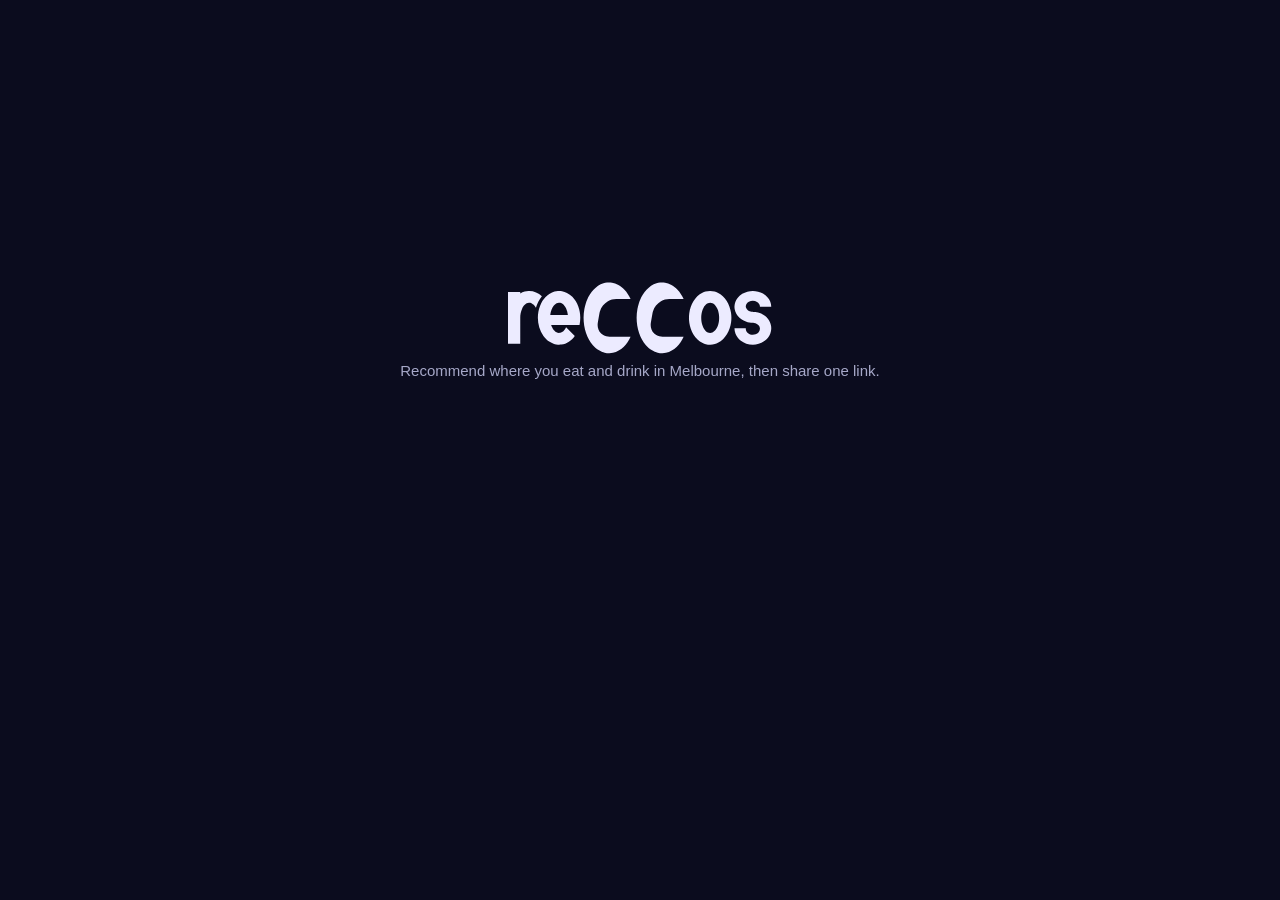
<file: index.html>
<!doctype html>
<html lang="en-AU">
<head>
<meta charset="utf-8">
<meta name="viewport" content="width=device-width, initial-scale=1, viewport-fit=cover">
<title>reccos</title>
<meta name="description" content="check my reccos: the places I recommend in Melbourne.">
<meta name="theme-color" content="#0B0C1E">
<!-- Link previews (Messages, WhatsApp, Instagram DMs). Crawlers don't run the page's script, so every profile link
     shares this card. og:image must be absolute: change it if the page moves to its own domain. -->
<meta property="og:type" content="website">
<meta property="og:site_name" content="reccos">
<meta property="og:title" content="check my reccos">
<meta property="og:description" content="The places I recommend in Melbourne: restaurants, cafés, bars and pubs.">
<meta property="og:image" content="https://slym00n.github.io/reccos/og.png">
<meta property="og:image:type" content="image/png">
<meta property="og:image:width" content="1200">
<meta property="og:image:height" content="630">
<meta property="og:image:alt" content="The reccos wordmark, with heart eyes all around it">
<meta name="twitter:card" content="summary_large_image">
<link rel="icon" href="favicon.svg" type="image/svg+xml">
<link rel="icon" href="favicon-32.png" type="image/png" sizes="32x32">
<link rel="apple-touch-icon" href="apple-touch-icon.png">
<style>
  :root { --n950:#0B0C1E; --n900:#14162E; --n800:#1D2040; --n700:#2A2E55; --ink:#ECEBFF; --muted:#A6A8C8; --faint:#7C7FA6;
    --red:#F5303F; --redt:#FF5A66; --gold:#FFD27A; --slate:#C4C6E3; --herb:#9CCE62; --latte:#DEA678; --neon:#AA8CFF; --lagoon:#54C4D6; --verified:#5B8CFF; }
  * { box-sizing: border-box; }
  html, body { margin: 0; background: var(--n950); color: var(--ink); font-family: "Helvetica Neue", Helvetica, Arial, sans-serif; -webkit-font-smoothing: antialiased; }
  a { color: inherit; text-decoration: none; }
  .wrap { max-width: 1040px; margin: 0 auto; padding: 24px 20px 80px; }
  header { display: flex; align-items: center; justify-content: space-between; gap: 16px; }
  .lockup { display: flex; align-items: flex-end; gap: .2em; font-weight: 100; font-size: clamp(40px, 9vw, 64px); line-height: 1; letter-spacing: -1px; }
  .lockup svg { height: 1.12em; width: auto; margin-bottom: -.13em; }
  .pill { display: inline-flex; align-items: center; gap: 8px; background: var(--red); color: var(--n950); font-weight: 600; font-size: 15px; padding: 8px 16px 8px 8px; border-radius: 999px; border: 0; cursor: pointer; white-space: nowrap; }
  .pill .chip { width: 30px; height: 30px; border-radius: 50%; background: #F4F0E6; display: grid; place-items: center; }
  .who { display: flex; align-items: center; gap: 14px; margin-top: 22px; }
  .av { width: 56px; height: 56px; border-radius: 50%; display: grid; place-items: center; font-weight: 700; font-size: 24px; flex: none; overflow: hidden; }
  .av img { width: 100%; height: 100%; object-fit: cover; display: block; }
  .handle { font-weight: 500; font-size: 17px; display: flex; align-items: center; gap: 6px; }
  .meta { color: var(--muted); font-size: 13px; line-height: 18px; margin-top: 2px; }
  .meta a { color: var(--muted); }
  .ones { display: grid; grid-template-columns: repeat(auto-fill, minmax(220px, 1fr)); gap: 14px; margin-top: 28px; }
  .one { position: relative; border-radius: 22px; overflow: hidden; background: var(--n900); }
  .one .ph { aspect-ratio: 4 / 3; position: relative; overflow: hidden; }
  .one .ph img { width: 100%; height: 100%; object-fit: cover; display: block; }
  .one .ph .big { position: absolute; right: -8%; bottom: -8%; width: 58%; }
  .one .badge { position: absolute; left: 10px; top: 10px; display: flex; align-items: center; gap: 6px; padding: 5px 9px; border-radius: 12px; background: rgba(29,32,64,.6); backdrop-filter: blur(16px) saturate(180%); border: 1px solid rgba(255,255,255,.14); font-weight: 700; font-size: 13px; }
  .one .score { position: absolute; right: 10px; top: 10px; padding: 5px 9px; border-radius: 12px; background: rgba(29,32,64,.6); backdrop-filter: blur(16px); border: 1px solid rgba(255,255,255,.14); font-weight: 600; font-variant-numeric: tabular-nums; }
  .one .body { padding: 12px 14px 14px; }
  .name { font-weight: 500; font-size: 17px; line-height: 22px; white-space: nowrap; overflow: hidden; text-overflow: ellipsis; }
  .sub { color: var(--muted); font-size: 13px; line-height: 18px; }
  .off1 { opacity: .4 } .off2 { opacity: .2 }
  .tabs { display: flex; margin-top: 32px; border-bottom: 1px solid var(--n800); }
  .tab { flex: 1; background: none; border: 0; color: var(--faint); font: inherit; font-size: 12px; font-weight: 600; padding: 8px 0 10px; cursor: pointer; display: flex; flex-direction: column; align-items: center; gap: 4px; position: relative; }
  .tab .mk { height: 30px; opacity: .5; position: relative; }
  .tab .mk svg { height: 30px; width: auto; }
  .tab[aria-selected=true] { color: var(--ink); }
  .tab[aria-selected=true] .mk { opacity: 1; }
  .tab[aria-selected=true]::after { content: ""; position: absolute; bottom: -1px; width: 28px; height: 3px; border-radius: 2px; background: var(--hue); }
  .count { position: absolute; top: -4px; right: -14px; min-width: 18px; height: 18px; border-radius: 9px; background: var(--hue); color: var(--n950); font-size: 11px; font-weight: 700; display: grid; place-items: center; padding: 0 4px; }
  .row { display: flex; align-items: center; gap: 14px; padding: 12px 4px; border-bottom: 1px solid var(--n800); }
  .rank { width: 30px; text-align: center; color: var(--faint); font-weight: 300; font-size: 26px; font-variant-numeric: tabular-nums; flex: none; }
  .row .grow { flex: 1; min-width: 0; }
  .num { font-weight: 500; font-size: 19px; font-variant-numeric: tabular-nums; }
  .loved { color: var(--redt) } .fine { color: var(--gold) } .disliked { color: var(--slate) }
  h2 { font-size: 22px; line-height: 28px; letter-spacing: -.5px; margin: 40px 0 10px; display: flex; align-items: center; gap: 8px; }
  .tiles { display: grid; grid-template-columns: repeat(auto-fill, minmax(160px, 1fr)); gap: 12px; }
  .tile .ph { aspect-ratio: 1.3; border-radius: 18px; overflow: hidden; position: relative; }
  .tile img { width: 100%; height: 100%; object-fit: cover; display: block; }
  .tile .big { position: absolute; right: -6%; bottom: -8%; width: 48%; }
  .closing { margin-top: 56px; background: var(--n900); border-radius: 22px; padding: 28px; display: flex; flex-wrap: wrap; align-items: center; justify-content: space-between; gap: 24px; }
  .closing .marks { display: flex; gap: 14px; } .closing .marks svg { height: 34px; width: auto; }
  .closing h3 { font-size: 32px; letter-spacing: -.5px; margin: 0 0 6px; font-weight: 700; }
  .note { color: var(--muted); font-size: 15px; line-height: 20px; }
  .empty { color: var(--muted); padding: 28px 4px; }
  .center { min-height: 70vh; display: grid; place-items: center; text-align: center; }
  dialog { background: var(--n900); color: var(--ink); border: 1px solid var(--n700); border-radius: 22px; max-width: 360px; padding: 24px; }
  dialog::backdrop { background: rgba(0,0,0,.5); }
  header { flex-wrap: wrap; }
  @media (max-width: 640px) {
    .ones { display: flex; overflow-x: auto; scroll-snap-type: x mandatory; margin: 24px -20px 0; padding: 0 20px 6px; scrollbar-width: none; }
    .ones::-webkit-scrollbar { display: none; }
    .one { flex: 0 0 72vw; scroll-snap-align: center; }
    .lockup { font-size: 13vw; }
  }
  @media (prefers-reduced-motion: no-preference) { .one { transition: transform .25s cubic-bezier(.34,1.56,.64,1); } .one:hover { transform: translateY(-4px) rotate(-.6deg); } }
</style>
</head>
<body>
<div class="wrap" id="app"><div class="center"><div class="note">Loading…</div></div></div>
<dialog id="get"><h3 style="margin:0 0 8px">reccos is in private testing</h3><p class="note" id="getline">Ask for an invite to try it on your iPhone.</p><p class="note" id="openline" style="display:none;margin-top:10px">Already have reccos? <a id="openapp" href="#" style="color:inherit;font-weight:700">Open these reccos in the app</a>, and we’ll know who sent you.</p><button class="pill" style="padding:10px 18px;margin-top:8px" onclick="this.closest('dialog').close()">OK</button></dialog>
<script>
const SUPABASE_URL = 'https://hlwwmqttvnimvvfjofrh.supabase.co';
const KEY = 'sb_publishable_GdTbYMGmWCygM9LpnRC-Dg_YrrOFSJW';
const MARKS = {"loved": "<svg xmlns=\"http://www.w3.org/2000/svg\" viewBox=\"-224.5 -154.0 449.0 308\"><defs><clipPath id=\"rxk0-__U__\"><ellipse cx=\"-112.5\" cy=\"0\" rx=\"168\" ry=\"210\"></ellipse></clipPath><clipPath id=\"rxk1-__U__\"><ellipse cx=\"112.5\" cy=\"0\" rx=\"168\" ry=\"210\"></ellipse></clipPath><mask id=\"rxloved0-__U__\" maskUnits=\"userSpaceOnUse\" x=\"-224.5\" y=\"-154.0\" width=\"449.0\" height=\"308\"><rect x=\"-224.5\" y=\"-154.0\" width=\"449.0\" height=\"308\" fill=\"#fff\"></rect><g clip-path=\"url(#rxk0-__U__)\"><path d=\"M12 21.3s-7.6-4.7-9.9-9.5C.5 8 2.9 3.8 6.9 3.8c2.2 0 3.8 1.2 5.1 3.1 1.3-1.9 2.9-3.1 5.1-3.1 4 0 6.4 4.2 4.8 8-2.3 4.8-9.9 9.5-9.9 9.5z\" fill=\"#000\" transform=\"translate(-108.5 -6) scale(6.4) translate(-12 -12.5)\"></path></g></mask><mask id=\"rxloved1-__U__\" maskUnits=\"userSpaceOnUse\" x=\"-224.5\" y=\"-154.0\" width=\"449.0\" height=\"308\"><rect x=\"-224.5\" y=\"-154.0\" width=\"449.0\" height=\"308\" fill=\"#fff\"></rect><g clip-path=\"url(#rxk1-__U__)\"><path d=\"M12 21.3s-7.6-4.7-9.9-9.5C.5 8 2.9 3.8 6.9 3.8c2.2 0 3.8 1.2 5.1 3.1 1.3-1.9 2.9-3.1 5.1-3.1 4 0 6.4 4.2 4.8 8-2.3 4.8-9.9 9.5-9.9 9.5z\" fill=\"#000\" transform=\"translate(116.5 -6) scale(6.4) translate(-12 -12.5)\"></path></g></mask></defs><g fill=\"currentColor\"><ellipse cx=\"-112.5\" cy=\"0\" rx=\"108\" ry=\"150\" mask=\"url(#rxloved0-__U__)\"></ellipse><ellipse cx=\"112.5\" cy=\"0\" rx=\"108\" ry=\"150\" mask=\"url(#rxloved1-__U__)\"></ellipse></g></svg>", "fine": "<svg xmlns=\"http://www.w3.org/2000/svg\" viewBox=\"-224.5 -154.0 449.0 308\"><defs><clipPath id=\"rxk0-__U__\"><ellipse cx=\"-112.5\" cy=\"0\" rx=\"168\" ry=\"210\"></ellipse></clipPath><clipPath id=\"rxk1-__U__\"><ellipse cx=\"112.5\" cy=\"0\" rx=\"168\" ry=\"210\"></ellipse></clipPath><mask id=\"rxfine0-__U__\" maskUnits=\"userSpaceOnUse\" x=\"-224.5\" y=\"-154.0\" width=\"449.0\" height=\"308\"><rect x=\"-224.5\" y=\"-154.0\" width=\"449.0\" height=\"308\" fill=\"#fff\"></rect><g clip-path=\"url(#rxk0-__U__)\"><rect fill=\"#000\" x=\"-156.5\" y=\"-80.0\" width=\"344\" height=\"160\" rx=\"60\" transform=\"translate(-112.5 0) skewX(-10) translate(112.5 0)\"></rect></g></mask><mask id=\"rxfine1-__U__\" maskUnits=\"userSpaceOnUse\" x=\"-224.5\" y=\"-154.0\" width=\"449.0\" height=\"308\"><rect x=\"-224.5\" y=\"-154.0\" width=\"449.0\" height=\"308\" fill=\"#fff\"></rect><g clip-path=\"url(#rxk1-__U__)\"><rect fill=\"#000\" x=\"68.5\" y=\"-80.0\" width=\"344\" height=\"160\" rx=\"60\" transform=\"translate(112.5 0) skewX(-10) translate(-112.5 0)\"></rect></g></mask></defs><g fill=\"currentColor\"><ellipse cx=\"-112.5\" cy=\"0\" rx=\"108\" ry=\"150\" mask=\"url(#rxfine0-__U__)\"></ellipse><ellipse cx=\"112.5\" cy=\"0\" rx=\"108\" ry=\"150\" mask=\"url(#rxfine1-__U__)\"></ellipse></g></svg>", "disliked": "<svg xmlns=\"http://www.w3.org/2000/svg\" viewBox=\"-224.5 -154.0 449.0 308\"><defs><clipPath id=\"rxk0-__U__\"><ellipse cx=\"-112.5\" cy=\"0\" rx=\"168\" ry=\"210\"></ellipse></clipPath><clipPath id=\"rxk1-__U__\"><ellipse cx=\"112.5\" cy=\"0\" rx=\"168\" ry=\"210\"></ellipse></clipPath><mask id=\"rxdisliked0-__U__\" maskUnits=\"userSpaceOnUse\" x=\"-224.5\" y=\"-154.0\" width=\"449.0\" height=\"308\"><rect x=\"-224.5\" y=\"-154.0\" width=\"449.0\" height=\"308\" fill=\"#fff\"></rect><g clip-path=\"url(#rxk0-__U__)\"><rect x=\"-146.5\" y=\"-7.0\" width=\"344\" height=\"34\" rx=\"17.0\" fill=\"#000\" transform=\"translate(-112.5 10) skewX(-10) translate(112.5 -10)\"></rect></g></mask><mask id=\"rxdisliked1-__U__\" maskUnits=\"userSpaceOnUse\" x=\"-224.5\" y=\"-154.0\" width=\"449.0\" height=\"308\"><rect x=\"-224.5\" y=\"-154.0\" width=\"449.0\" height=\"308\" fill=\"#fff\"></rect><g clip-path=\"url(#rxk1-__U__)\"><rect x=\"78.5\" y=\"-7.0\" width=\"344\" height=\"34\" rx=\"17.0\" fill=\"#000\" transform=\"translate(112.5 10) skewX(-10) translate(-112.5 -10)\"></rect></g></mask></defs><g fill=\"currentColor\"><ellipse cx=\"-112.5\" cy=\"0\" rx=\"108\" ry=\"150\" mask=\"url(#rxdisliked0-__U__)\"></ellipse><ellipse cx=\"112.5\" cy=\"0\" rx=\"108\" ry=\"150\" mask=\"url(#rxdisliked1-__U__)\"></ellipse></g></svg>", "restaurants": "<svg xmlns=\"http://www.w3.org/2000/svg\" viewBox=\"0 0 300 300\"><defs><clipPath id=\"lmsrestaurants1e0-__U__\"><ellipse cx=\"124.6\" cy=\"160.0\" rx=\"23.8\" ry=\"31.4\"></ellipse></clipPath><clipPath id=\"lmsrestaurants1e1-__U__\"><ellipse cx=\"175.4\" cy=\"160.0\" rx=\"23.8\" ry=\"31.4\"></ellipse></clipPath><mask id=\"lmsrestaurants1-__U__\" maskUnits=\"userSpaceOnUse\" x=\"-40\" y=\"-40\" width=\"380\" height=\"380\"><rect x=\"-40\" y=\"-40\" width=\"380\" height=\"380\" fill=\"#fff\"></rect><g><g><ellipse fill=\"#000\" cx=\"124.6\" cy=\"160.0\" rx=\"19.4\" ry=\"27.0\"></ellipse><g clip-path=\"url(#lmsrestaurants1e0-__U__)\"><rect fill=\"#fff\" x=\"115.6\" y=\"149.2\" width=\"54.0\" height=\"21.6\" rx=\"9.0\" transform=\"translate(124.6 160.0) skewX(-10) translate(-124.6 -160.0)\"></rect></g></g><g><ellipse fill=\"#000\" cx=\"175.4\" cy=\"160.0\" rx=\"19.4\" ry=\"27.0\"></ellipse><g clip-path=\"url(#lmsrestaurants1e1-__U__)\"><rect fill=\"#fff\" x=\"166.4\" y=\"149.2\" width=\"54.0\" height=\"21.6\" rx=\"9.0\" transform=\"translate(175.4 160.0) skewX(-10) translate(-175.4 -160.0)\"></rect></g></g></g></mask></defs><g fill=\"currentColor\"><g><rect x=\"18\" y=\"216\" width=\"264\" height=\"26\" rx=\"13\"></rect></g><g><g mask=\"url(#lmsrestaurants1-__U__)\"><path d=\"M36 208 A114 114 0 0 1 264 208 Z\"></path><ellipse cx=\"150\" cy=\"82\" rx=\"20\" ry=\"16\"></ellipse></g></g></g></svg>", "cafes": "<svg xmlns=\"http://www.w3.org/2000/svg\" viewBox=\"0 0 300 300\"><defs><clipPath id=\"lmscafes0e0-__U__\"><ellipse cx=\"101.3\" cy=\"152.0\" rx=\"23.1\" ry=\"30.4\"></ellipse></clipPath><clipPath id=\"lmscafes0e1-__U__\"><ellipse cx=\"150.7\" cy=\"152.0\" rx=\"23.1\" ry=\"30.4\"></ellipse></clipPath><mask id=\"lmscafes0-__U__\" maskUnits=\"userSpaceOnUse\" x=\"-40\" y=\"-40\" width=\"380\" height=\"380\"><rect x=\"-40\" y=\"-40\" width=\"380\" height=\"380\" fill=\"#fff\"></rect><g><g><ellipse fill=\"#000\" cx=\"101.3\" cy=\"152.0\" rx=\"18.7\" ry=\"26.0\"></ellipse><g clip-path=\"url(#lmscafes0e0-__U__)\"><rect fill=\"#fff\" x=\"92.6\" y=\"141.6\" width=\"52.0\" height=\"20.8\" rx=\"8.7\" transform=\"translate(101.3 152.0) skewX(-10) translate(-101.3 -152.0)\"></rect></g></g><g><ellipse fill=\"#000\" cx=\"150.7\" cy=\"152.0\" rx=\"18.7\" ry=\"26.0\"></ellipse><g clip-path=\"url(#lmscafes0e1-__U__)\"><rect fill=\"#fff\" x=\"142.1\" y=\"141.6\" width=\"52.0\" height=\"20.8\" rx=\"8.7\" transform=\"translate(150.7 152.0) skewX(-10) translate(-150.7 -152.0)\"></rect></g></g></g></mask></defs><g fill=\"currentColor\"><g><g mask=\"url(#lmscafes0-__U__)\"><path fill-rule=\"evenodd\" d=\"M204 108 a52 60 0 1 1 0 120 a52 60 0 1 1 0 -120 Z M204 140 a24 28 0 1 0 0 56 a24 28 0 1 0 0 -56 Z\"></path><path d=\"M38 88 H214 V146 A88 106 0 0 1 38 146 Z\"></path></g></g><g><ellipse cx=\"126\" cy=\"264\" rx=\"106\" ry=\"14\"></ellipse></g><g><rect x=\"94\" y=\"20\" width=\"20\" height=\"54\" rx=\"10\" transform=\"rotate(-10 104 47)\"></rect><rect x=\"140\" y=\"10\" width=\"20\" height=\"62\" rx=\"10\" transform=\"rotate(-10 150 41)\"></rect></g></g></svg>", "bars": "<svg xmlns=\"http://www.w3.org/2000/svg\" viewBox=\"0 0 300 300\"><defs><clipPath id=\"lmsbars0e0-__U__\"><ellipse cx=\"129.9\" cy=\"114.0\" rx=\"19.5\" ry=\"25.4\"></ellipse></clipPath><clipPath id=\"lmsbars0e1-__U__\"><ellipse cx=\"170.1\" cy=\"114.0\" rx=\"19.5\" ry=\"25.4\"></ellipse></clipPath><mask id=\"lmsbars0-__U__\" maskUnits=\"userSpaceOnUse\" x=\"-40\" y=\"-40\" width=\"380\" height=\"380\"><rect x=\"-40\" y=\"-40\" width=\"380\" height=\"380\" fill=\"#fff\"></rect><g><g><ellipse fill=\"#000\" cx=\"129.9\" cy=\"114.0\" rx=\"15.1\" ry=\"21.0\"></ellipse><g clip-path=\"url(#lmsbars0e0-__U__)\"><rect fill=\"#fff\" x=\"122.9\" y=\"105.6\" width=\"42.0\" height=\"16.8\" rx=\"7.0\" transform=\"translate(129.9 114.0) skewX(-10) translate(-129.9 -114.0)\"></rect></g></g><g><ellipse fill=\"#000\" cx=\"170.1\" cy=\"114.0\" rx=\"15.1\" ry=\"21.0\"></ellipse><g clip-path=\"url(#lmsbars0e1-__U__)\"><rect fill=\"#fff\" x=\"163.1\" y=\"105.6\" width=\"42.0\" height=\"16.8\" rx=\"7.0\" transform=\"translate(170.1 114.0) skewX(-10) translate(-170.1 -114.0)\"></rect></g></g></g></mask></defs><g fill=\"currentColor\"><g><g mask=\"url(#lmsbars0-__U__)\"><path d=\"M26 78 H274 A124 86 0 0 1 26 78 Z\"></path><rect x=\"139\" y=\"152\" width=\"22\" height=\"90\" rx=\"11\"></rect><ellipse cx=\"150\" cy=\"248\" rx=\"68\" ry=\"15\"></ellipse></g></g></g></svg>", "pubs": "<svg xmlns=\"http://www.w3.org/2000/svg\" viewBox=\"0 0 300 300\"><defs><clipPath id=\"lmspubs0e0-__U__\"><ellipse cx=\"108.6\" cy=\"206.0\" rx=\"23.8\" ry=\"31.4\"></ellipse></clipPath><clipPath id=\"lmspubs0e1-__U__\"><ellipse cx=\"159.4\" cy=\"206.0\" rx=\"23.8\" ry=\"31.4\"></ellipse></clipPath><mask id=\"lmspubs0-__U__\" maskUnits=\"userSpaceOnUse\" x=\"-40\" y=\"-40\" width=\"380\" height=\"380\"><rect x=\"-40\" y=\"-40\" width=\"380\" height=\"380\" fill=\"#fff\"></rect><g><g><ellipse fill=\"#000\" cx=\"108.6\" cy=\"206.0\" rx=\"19.4\" ry=\"27.0\"></ellipse><g clip-path=\"url(#lmspubs0e0-__U__)\"><rect fill=\"#fff\" x=\"99.6\" y=\"195.2\" width=\"54.0\" height=\"21.6\" rx=\"9.0\" transform=\"translate(108.6 206.0) skewX(-10) translate(-108.6 -206.0)\"></rect></g></g><g><ellipse fill=\"#000\" cx=\"159.4\" cy=\"206.0\" rx=\"19.4\" ry=\"27.0\"></ellipse><g clip-path=\"url(#lmspubs0e1-__U__)\"><rect fill=\"#fff\" x=\"150.4\" y=\"195.2\" width=\"54.0\" height=\"21.6\" rx=\"9.0\" transform=\"translate(159.4 206.0) skewX(-10) translate(-159.4 -206.0)\"></rect></g></g></g><rect fill=\"#000\" x=\"30\" y=\"126\" width=\"210\" height=\"10\"></rect><g><circle fill=\"#000\" cx=\"102\" cy=\"258\" r=\"7\"></circle><circle fill=\"#000\" cx=\"166\" cy=\"266\" r=\"5\"></circle><circle fill=\"#000\" cx=\"148\" cy=\"250\" r=\"4\"></circle></g></mask></defs><g fill=\"currentColor\"><g><g mask=\"url(#lmspubs0-__U__)\"><path fill-rule=\"evenodd\" d=\"M206 140 a50 58 0 1 1 0 116 a50 58 0 1 1 0 -116 Z M206 170 a22 28 0 1 0 0 56 a22 28 0 1 0 0 -56 Z\"></path><path d=\"M58 134 H210 L202 264 Q200 282 182 282 H86 Q68 282 66 264 Z\"></path></g></g><g><g><path d=\"M44 128 Q42 98 66 88 Q72 58 102 62 Q120 40 146 52 Q174 42 188 66 Q218 66 220 98 Q226 112 222 128 Z\"></path></g><g><rect x=\"46\" y=\"112\" width=\"24\" height=\"58\" rx=\"12\"></rect></g></g></g></svg>", "want": "<svg xmlns=\"http://www.w3.org/2000/svg\" viewBox=\"0 0 300 300\"><defs><clipPath id=\"lmswant0e0-__U__\"><ellipse cx=\"123.1\" cy=\"120.0\" rx=\"25.3\" ry=\"33.4\"></ellipse></clipPath><clipPath id=\"lmswant0e1-__U__\"><ellipse cx=\"176.9\" cy=\"120.0\" rx=\"25.3\" ry=\"33.4\"></ellipse></clipPath><mask id=\"lmswant0-__U__\" maskUnits=\"userSpaceOnUse\" x=\"-40\" y=\"-40\" width=\"380\" height=\"380\"><rect x=\"-40\" y=\"-40\" width=\"380\" height=\"380\" fill=\"#fff\"></rect><g><g><ellipse fill=\"#000\" cx=\"123.1\" cy=\"120.0\" rx=\"20.9\" ry=\"29.0\"></ellipse><g clip-path=\"url(#lmswant0e0-__U__)\"><rect fill=\"#fff\" x=\"113.5\" y=\"108.4\" width=\"58.0\" height=\"23.2\" rx=\"9.7\" transform=\"translate(123.1 120.0) skewX(-10) translate(-123.1 -120.0)\"></rect></g></g><g><ellipse fill=\"#000\" cx=\"176.9\" cy=\"120.0\" rx=\"20.9\" ry=\"29.0\"></ellipse><g clip-path=\"url(#lmswant0e1-__U__)\"><rect fill=\"#fff\" x=\"167.2\" y=\"108.4\" width=\"58.0\" height=\"23.2\" rx=\"9.7\" transform=\"translate(176.9 120.0) skewX(-10) translate(-176.9 -120.0)\"></rect></g></g></g></mask></defs><g fill=\"currentColor\"><g><g mask=\"url(#lmswant0-__U__)\"><path d=\"M90 34 H210 Q228 34 228 52 V272 L150 222 L72 272 V52 Q72 34 90 34 Z\"></path></g></g></g></svg>", "verified": "<svg xmlns=\"http://www.w3.org/2000/svg\" viewBox=\"0 0 300 300\"><defs><mask id=\"lmsverified0-__U__\" maskUnits=\"userSpaceOnUse\" x=\"-40\" y=\"-40\" width=\"380\" height=\"380\"><rect x=\"-40\" y=\"-40\" width=\"380\" height=\"380\" fill=\"#fff\"></rect><path d=\"M98 154 L136 192 L206 112\" fill=\"none\" stroke=\"#000\" stroke-width=\"30\" stroke-linecap=\"round\" stroke-linejoin=\"round\"></path></mask></defs><g fill=\"currentColor\"><g><g mask=\"url(#lmsverified0-__U__)\"><ellipse cx=\"150\" cy=\"150\" rx=\"112\" ry=\"128\"></ellipse></g></g></g></svg>"};
const CATS = [['restaurants', 'Restaurants', 'Restaurant', '#9CCE62', '#242C34'], ['cafes', 'Cafés', 'Café', '#DEA678', '#2C2737'], ['bars', 'Bars', 'Bar', '#AA8CFF', '#262447'], ['pubs', 'Pubs', 'Pub', '#54C4D6', '#1C2B42']];
const TINTS = ['#4A2232', '#22305A', '#24402F', '#4A3A1F', '#352C5C', '#1F4048'];
const ACCENTS = ['#FF8BA7', '#7DA2FF', '#74D394', '#F2BE6B', '#B39BFF', '#5FD0DC'];
let uid = 0;
const mark = (n, color, h) => `<span style="color:${color};display:inline-flex;height:${h}px">${MARKS[n].replaceAll('__U__', 'u' + (++uid)).replace('<svg ', `<svg style="height:${h}px;width:auto" fill="currentColor" `)}</span>`;
const esc = (s) => String(s ?? '').replace(/[&<>"']/g, (c) => ({ '&': '&amp;', '<': '&lt;', '>': '&gt;', '"': '&quot;', "'": '&#39;' }[c]));
const fmt = (x) => (Math.round(x * 10 + 1e-9) / 10).toFixed(1);
const price = (t) => '$'.repeat(t) + (t < 3 ? '<span class="off1">$</span>' : '') + (t < 2 ? '<span class="off2">$</span>' : '');
// The reccos wordmark, the design system's reccos-wordmark.svg (23 Nov 2026), with true cut-outs.
const WORDMARK_D = 'M52 46.66L52 40L0 40L0 260L52 260C52 223.33 52 186.67 52 150C52 136.69 54.34 123.09 59.9 110.94C65.2 99.35 75.01 86.74 88.83 86.03C90.63 85.94 92.43 86.06 94.19 86.39C96.57 86.83 98.87 87.65 101.03 88.76C104.03 90.29 106.74 92.35 109.13 94.71C112.94 98.44 115.98 102.9 118.46 107.6C123.55 89.77 131.93 72.89 143.74 58.55C128.3 43.95 108.14 35.08 86.69 36.08C81.32 36.33 75.99 37.19 70.82 38.62C64.23 40.44 57.88 43.17 52 46.66ZM283.25 226.63L246.39 189.77C244.07 194.69 241.19 199.38 237.54 203.43C235.05 206.19 232.2 208.65 228.98 210.52C226.66 211.87 224.14 212.9 221.5 213.47C219.67 213.87 217.8 214.05 215.92 213.99C201.39 213.54 191.25 199.96 185.96 187.81C184.85 185.26 183.89 182.65 183.06 180L303.45 180C312.25 139.24 302.75 91.3 272.86 61C266.19 54.24 258.52 48.44 250.04 44.15C243.5 40.84 236.5 38.43 229.28 37.13C223.47 36.09 217.54 35.76 211.65 36.17C206.85 36.51 202.08 37.34 197.44 38.62C168.05 46.74 146.79 71.76 135.98 99.37C120 140.22 124.32 191.19 150.31 227.07C157 236.31 165.18 244.53 174.68 250.87C181.04 255.11 187.98 258.49 195.29 260.75C200.78 262.45 206.47 263.51 212.21 263.86C216.8 264.15 221.43 263.99 225.99 263.38C249.67 260.24 269.53 245.69 283.25 226.63ZM253.95 138L179.3 138C179.77 133.8 180.5 129.62 181.51 125.51C182.27 122.43 183.18 119.4 184.27 116.43C185.07 114.25 185.96 112.1 186.95 110.01C192.34 98.68 202.11 86.58 215.69 86.02C217.64 85.94 219.6 86.11 221.5 86.53C224.22 87.12 226.81 88.2 229.2 89.61C232.67 91.66 235.7 94.39 238.31 97.45C241.91 101.67 244.75 106.51 247 111.56C250.73 119.91 252.93 128.93 253.95 138ZM519.98 230C490.16 230 460.34 230 430.52 230C421.32 230 412.09 227.84 404.07 223.26C400.83 221.41 397.81 219.18 395.1 216.61C382.37 204.58 378.11 186.93 381.1 170C383.45 156.67 385.8 143.33 388.15 130C388.56 127.65 389.11 125.31 389.79 123.02C395.08 104.98 407.84 89.43 423.95 79.91C434.44 73.72 446.51 70 458.73 70C479.15 70 499.56 70 519.98 70C513.47 55.64 504.88 42.1 494.02 30.62C485.98 22.13 476.66 14.77 466.25 9.4C458.39 5.34 449.92 2.44 441.18 1.02C434.19 -0.12 427.06 -0.3 420.02 0.48C414.91 1.04 409.86 2.12 404.96 3.64C372.1 13.89 348.71 42.98 335.65 73.68C333.48 78.76 331.57 83.95 329.89 89.21C327.53 96.61 325.64 104.15 324.19 111.77C317.77 145.58 319.88 181.52 330.99 214.13C337.24 232.48 346.45 250.01 359.09 264.78C366.81 273.8 375.84 281.78 386.07 287.87C393.56 292.33 401.68 295.75 410.16 297.79C416.63 299.35 423.29 300.1 429.95 299.99C435.05 299.9 440.14 299.31 445.12 298.24C480.11 290.73 505.76 261.4 519.98 230ZM744.98 230C715.16 230 685.34 230 655.52 230C646.32 230 637.09 227.84 629.07 223.26C625.83 221.41 622.81 219.18 620.1 216.61C607.37 204.58 603.11 186.93 606.1 170C608.45 156.67 610.8 143.33 613.15 130C613.56 127.65 614.11 125.31 614.79 123.02C620.08 104.98 632.84 89.43 648.95 79.91C659.44 73.72 671.51 70 683.73 70C704.15 70 724.56 70 744.98 70C738.47 55.64 729.88 42.1 719.02 30.62C710.98 22.13 701.66 14.77 691.25 9.4C683.39 5.34 674.92 2.44 666.18 1.02C659.19 -0.12 652.06 -0.3 645.02 0.48C639.91 1.04 634.86 2.12 629.96 3.64C597.1 13.89 573.71 42.98 560.65 73.68C558.48 78.76 556.57 83.95 554.89 89.21C552.53 96.61 550.64 104.15 549.19 111.77C542.77 145.58 544.88 181.52 555.99 214.13C562.24 232.48 571.45 250.01 584.09 264.78C591.81 273.8 600.84 281.78 611.07 287.87C618.56 292.33 626.68 295.75 635.16 297.79C641.63 299.35 648.29 300.1 654.95 299.99C660.05 299.9 665.14 299.31 670.12 298.24C705.11 290.73 730.76 261.4 744.98 230ZM947.62 149.3C947.59 142.32 947.05 135.35 946 128.45C940.77 94.07 921.89 58.93 889.5 43.39C885.25 41.35 880.81 39.69 876.26 38.47C870.01 36.8 863.54 35.95 857.07 36C850.59 36.05 844.13 37 837.9 38.77C833.36 40.06 828.94 41.79 824.72 43.89C792.5 59.92 773.94 95.32 769.04 129.82C768.06 136.73 767.59 143.72 767.62 150.7C767.66 157.68 768.2 164.65 769.25 171.55C774.47 205.93 793.35 241.07 825.75 256.61C830 258.65 834.43 260.31 838.98 261.53C845.23 263.2 851.7 264.05 858.17 264C864.65 263.95 871.11 263 877.34 261.23C881.88 259.94 886.3 258.21 890.53 256.11C922.74 240.08 941.3 204.68 946.2 170.18C947.18 163.27 947.65 156.28 947.62 149.3ZM895.62 150.39C895.6 154.95 895.3 159.51 894.7 164.02C894.21 167.67 893.53 171.29 892.64 174.85C891.93 177.69 891.09 180.49 890.1 183.24C889.27 185.53 888.34 187.79 887.29 189.99C881.75 201.64 871.5 214.14 857.39 214C843.37 213.85 833.27 201.31 827.81 189.68C826.77 187.47 825.85 185.2 825.03 182.9C824 180.03 823.14 177.09 822.43 174.13C821.56 170.55 820.91 166.91 820.45 163.26C819.88 158.73 819.61 154.17 819.62 149.61C819.64 145.05 819.94 140.49 820.55 135.98C821.03 132.33 821.71 128.71 822.6 125.15C823.31 122.31 824.16 119.51 825.15 116.76C825.98 114.47 826.91 112.21 827.95 110.01C833.49 98.36 843.74 85.86 857.86 86C871.88 86.15 881.98 98.69 887.44 110.32C888.47 112.53 889.4 114.8 890.22 117.1C891.24 119.97 892.1 122.91 892.82 125.87C893.68 129.45 894.34 133.09 894.8 136.74C895.37 141.27 895.64 145.83 895.62 150.39ZM1008.74 194.5L960.65 194.5C960.68 202.37 962.17 210.18 965.05 217.51C967.46 223.63 970.8 229.36 974.88 234.52C978.23 238.76 982.07 242.6 986.27 246C1015.71 269.77 1060.61 269.97 1090.32 246.56C1094.92 242.94 1099.1 238.79 1102.7 234.17C1106.91 228.76 1110.33 222.73 1112.71 216.3C1114.8 210.67 1116.09 204.75 1116.5 198.76C1116.85 193.79 1116.59 188.79 1115.74 183.88C1110.84 155.66 1087.83 135 1060.84 127.87C1057 126.86 1053.09 126.11 1049.15 125.63C1046.62 125.33 1044.07 125.13 1041.52 125.05C1038.38 124.94 1035.55 125.01 1032.44 124.49C1022.52 122.85 1012.19 116.73 1009.34 106.51C1006.47 96.18 1012.8 86.9 1021.68 82.12C1032.17 76.48 1045.85 76.58 1056.23 82.45C1063.81 86.75 1069.5 94.46 1068.54 103.5L1116.65 103.5C1116.63 96.12 1115.24 88.81 1112.56 81.93C1110.28 76.08 1107.11 70.6 1103.24 65.66C1097.34 58.12 1089.88 51.88 1081.59 47.15C1054.89 31.91 1020.01 32.3 993.74 48.31C985.74 53.19 978.6 59.51 973.01 67.04C969.37 71.95 966.4 77.37 964.29 83.11C962.34 88.46 961.13 94.09 960.77 99.77C960.47 104.46 960.74 109.19 961.57 113.81C966.54 141.64 989.96 161.41 1016.47 168.21C1021.23 169.44 1026.1 170.26 1031.01 170.67C1032.91 170.84 1034.82 170.94 1036.74 170.98C1039.1 171.03 1041.43 171.03 1043.78 171.38C1051.99 172.59 1059.95 176.83 1064.66 183.8C1066.07 185.88 1067.16 188.18 1067.84 190.61C1068.36 192.47 1068.64 194.41 1068.65 196.34C1068.73 207.52 1060.4 216.38 1050.3 220C1039.21 223.97 1025.82 222.03 1016.92 214.08C1014.02 211.49 1011.66 208.27 1010.22 204.65C1008.95 201.43 1008.43 197.95 1008.74 194.5Z';
const wordmark = (ink = '#ECEBFF') => `<svg viewBox="0 -2 1116.65 304" role="img" aria-label="reccos"><path fill="${ink}" fill-rule="evenodd" d="${WORDMARK_D}"/></svg>`;
async function q(path) { const r = await fetch(`${SUPABASE_URL}/rest/v1/${path}`, { headers: { apikey: KEY, Authorization: 'Bearer ' + KEY } }); if (!r.ok) throw new Error(await r.text()); return r.json(); }
const photoOf = (v) => { const p = (v.venue_photos || []).sort((a, b) => a.sort - b.sort)[0]; return p ? `${SUPABASE_URL}/storage/v1/object/public/venue-photos/${p.storage_path}` : null; };
const pic = (v, cls) => { const url = photoOf(v); const c = CATS.find((x) => x[0] === v.category); return url ? `<img src="${url}" alt="${esc(v.name)}" loading="lazy">` : `<div style="position:absolute;inset:0;background:${c[4]}"></div><div class="big">${mark(v.category, c[3], 120)}</div>`; };
function username() { const u = new URLSearchParams(location.search).get('u'); if (u) return u; const seg = location.pathname.split('/').filter(Boolean).pop(); return seg && seg !== 'index.html' ? seg : null; }
async function main() {
  const app = document.getElementById('app');
  const name = username();
  if (!name) { app.innerHTML = `<div class="center"><div><div class="lockup" style="justify-content:center">${wordmark()}</div><p class="note">Recommend where you eat and drink in Melbourne, then share one link.</p></div></div>`; return; }
  const [p] = await q(`profiles?select=id,username,display_name,instagram,tiktok,tint,avatar_path,is_creator,creator_verified_at,creator_focus&username=eq.${encodeURIComponent(name.toLowerCase())}`);
  if (!p) { app.innerHTML = `<div class="center"><div><h2 style="justify-content:center">Can’t find @${esc(name)}</h2><p class="note">The username may have changed.</p></div></div>`; return; }
  const V = 'venue:venues(id,name,category,suburb,price_tier,cuisine,venue_photos(storage_path,sort))';
  const [reccos, wants] = await Promise.all([
    q(`reccos?select=venue_id,category,reaction,score,dish,${V}&user_id=eq.${p.id}&order=score.desc`),
    q(`want_to_try?select=venue_id,created_at,${V}&user_id=eq.${p.id}&order=created_at.desc`),
  ]);
  // Whose reccos: a person's first name; a creator's one-word name, or their handle when the name is longer.
  const words = (p.display_name || '').trim().split(/\s+/).filter(Boolean);
  const first = p.is_creator ? (words.length === 1 ? words[0] : p.username) : (words[0] || p.username);
  const lockSize = `clamp(28px, ${Math.min(12, 175 / (first.length + 10)).toFixed(1)}vw, 64px)`; // the reccos wordmark is about 4.1em wide
  const avatar = p.avatar_path ? `<img src="${SUPABASE_URL}/storage/v1/object/public/avatars/${esc(p.avatar_path)}" alt="">` : esc(first[0].toUpperCase());
  document.title = `${first}’s reccos`;
  document.getElementById('getline').textContent = `Ask ${first} for an invite to try it on your iPhone.`;
  // Opening the app from here before onboarding counts as an invite: the app remembers who sent you.
  document.getElementById('openapp').href = `reccos://u/${encodeURIComponent(p.username)}`;
  document.getElementById('openline').style.display = '';
  const by = Object.fromEntries(CATS.map(([k]) => [k, reccos.filter((r) => r.category === k)]));
  const ones = CATS.map(([k]) => by[k][0]).filter(Boolean);
  let cat = (CATS.find(([k]) => by[k].length) || CATS[0])[0];
  const head = `<header><div class="lockup" style="font-size:${lockSize}"><span>${esc(first.toLowerCase())}’s</span>${wordmark()}</div>
    <button class="pill" onclick="document.getElementById('get').showModal()"><span class="chip">${mark('fine', '#0B0C1E', 14)}</span>Get the app</button></header>
    <div class="who"><div class="av" style="background:${TINTS[p.tint % 6]};color:${ACCENTS[p.tint % 6]}">${avatar}</div>
    <div><div class="handle">@${esc(p.username)} ${p.creator_verified_at ? mark('verified', 'var(--verified)', 15) : ''}</div>
    <div class="meta">${reccos.length} recommended${p.creator_focus ? ' · ' + esc(p.creator_focus) : ''}${p.instagram ? ` · <a href="https://www.instagram.com/${esc(p.instagram)}/">IG @${esc(p.instagram)}</a>` : ''}${p.tiktok ? ` · <a href="https://www.tiktok.com/@${esc(p.tiktok)}">TikTok @${esc(p.tiktok)}</a>` : ''}</div></div></div>`;
  const onesHtml = ones.length ? `<div class="ones">${ones.map((r) => { const c = CATS.find((x) => x[0] === r.category); return `<div class="one"><div class="ph">${pic(r.venue)}<div class="badge">#1 ${mark(r.category, c[3], 16)}</div><div class="score ${r.reaction}">${fmt(r.score)}</div></div><div class="body"><div class="name">${esc(r.venue.name)}</div><div class="sub">${esc(r.venue.suburb)} · ${price(r.venue.price_tier)}</div></div></div>`; }).join('')}</div>` : '';
  function render() {
    const list = by[cat];
    const c = CATS.find((x) => x[0] === cat);
    const tabs = `<div class="tabs" role="tablist">${CATS.map(([k, label, , hue]) => `<button class="tab" role="tab" aria-selected="${k === cat}" style="--hue:${hue}" data-k="${k}"><span class="mk">${mark(k, hue, 30)}${by[k].length ? `<span class="count">${by[k].length}</span>` : ''}</span>${label}</button>`).join('')}</div>`;
    const rows = list.length ? list.map((r, i) => `<div class="row"><div class="rank">${i + 1}</div><div class="grow"><div class="name">${esc(r.venue.name)}</div><div class="sub">${esc(r.venue.suburb)}${r.dish ? ' · ' + esc(r.dish) : ''} · ${price(r.venue.price_tier)}</div></div><div class="num ${r.reaction}">${fmt(r.score)}</div></div>`).join('') : `<div class="empty">No ${c[1].toLowerCase()} yet.</div>`;
    const ws = wants.filter((w) => w.venue.category === cat);
    const wantHtml = ws.length ? `<h2>${mark('want', 'var(--ink)', 20)} Want to try</h2><div class="tiles">${ws.map((w) => `<div class="tile"><div class="ph">${pic(w.venue)}</div><div class="name" style="margin-top:8px">${esc(w.venue.name)}</div><div class="sub">${esc(w.venue.suburb)} · ${price(w.venue.price_tier)}</div></div>`).join('')}</div>` : '';
    const closing = `<div class="closing"><div><h3>make your own reccos</h3><div class="note">Recommend where you eat and drink, then share one link.</div></div><div style="display:flex;flex-direction:column;gap:14px;align-items:flex-end"><div class="marks">${CATS.map(([k, , , hue]) => mark(k, hue, 34)).join('')}</div><button class="pill" onclick="document.getElementById('get').showModal()"><span class="chip">${mark('fine', '#0B0C1E', 14)}</span>Get the app</button></div></div>`;
    app.innerHTML = head + onesHtml + tabs + rows + wantHtml + closing;
    app.querySelectorAll('.tab').forEach((b) => b.addEventListener('click', () => { cat = b.dataset.k; render(); }));
  }
  render();
}
main().catch((e) => { document.getElementById('app').innerHTML = `<div class="center"><p class="note">Couldn’t load these reccos. Try again in a moment.</p></div>`; console.error(e); });
</script>
</body>
</html>
</file>
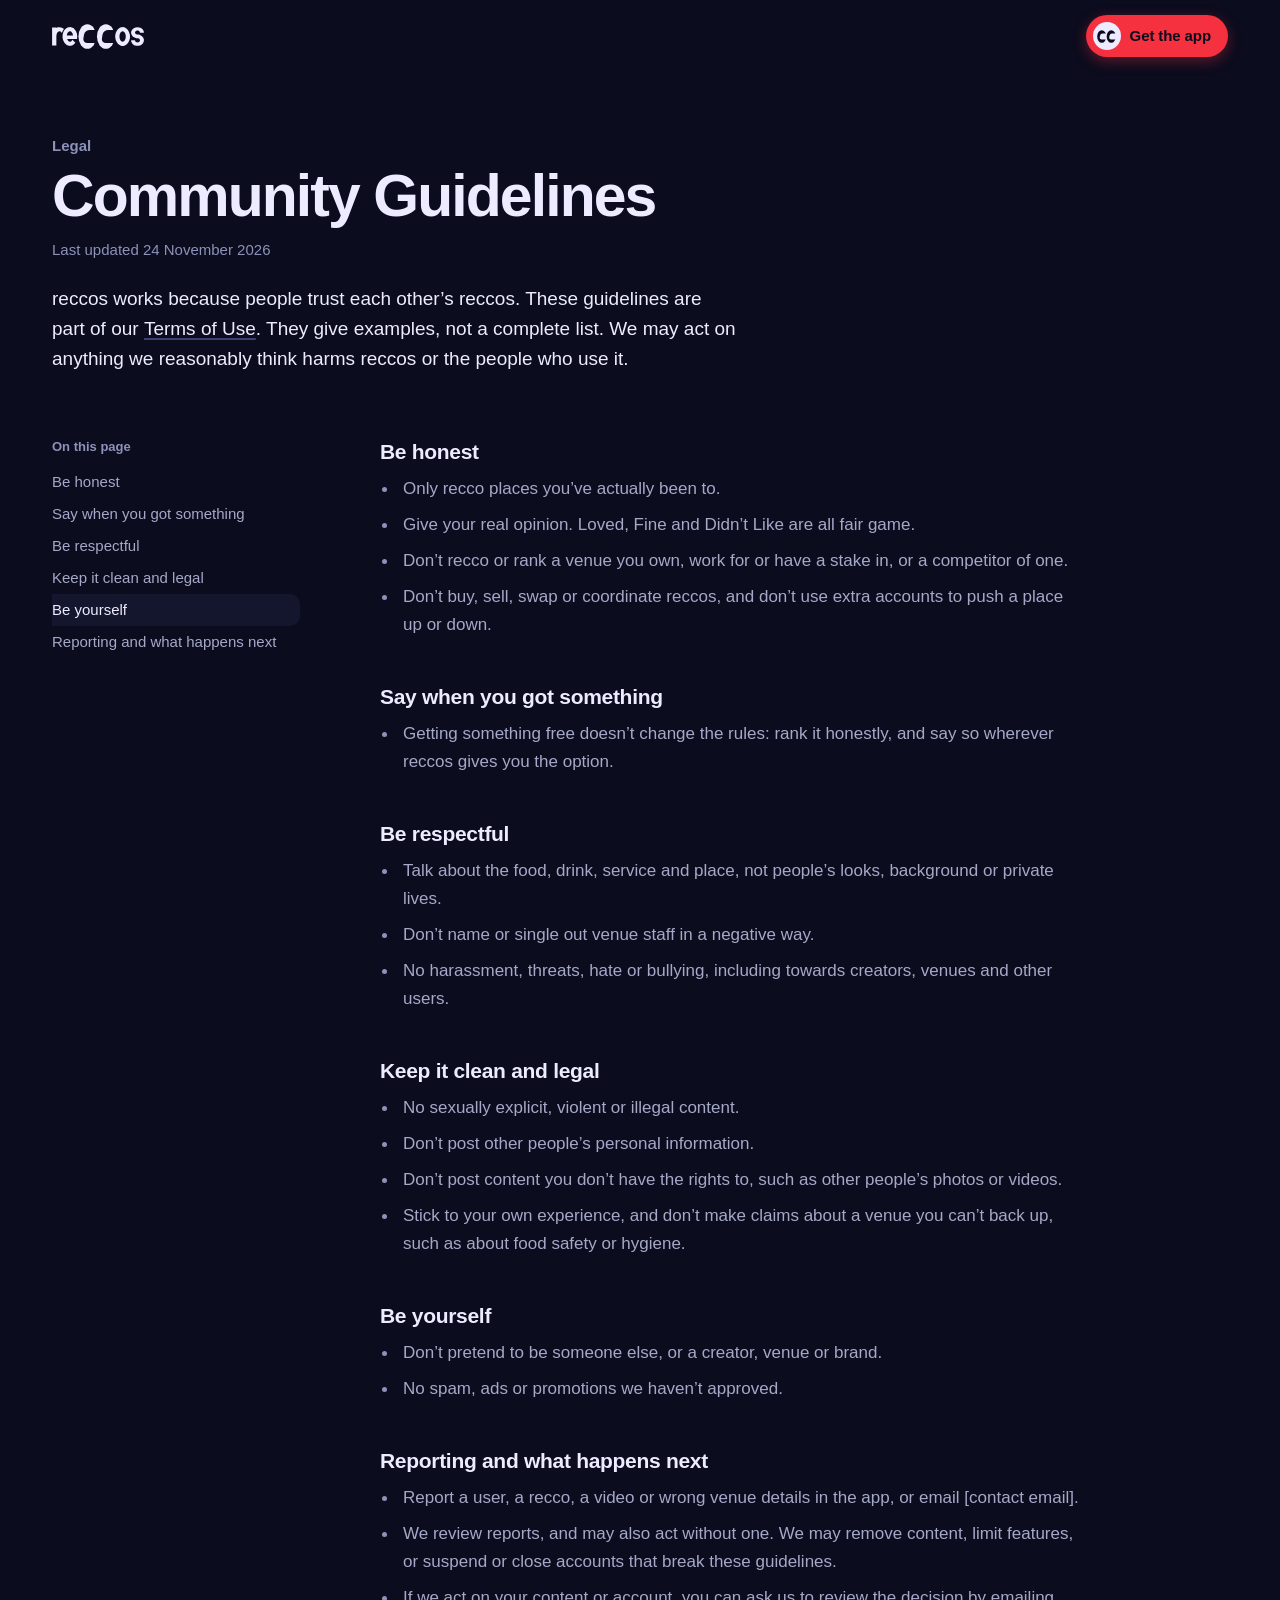
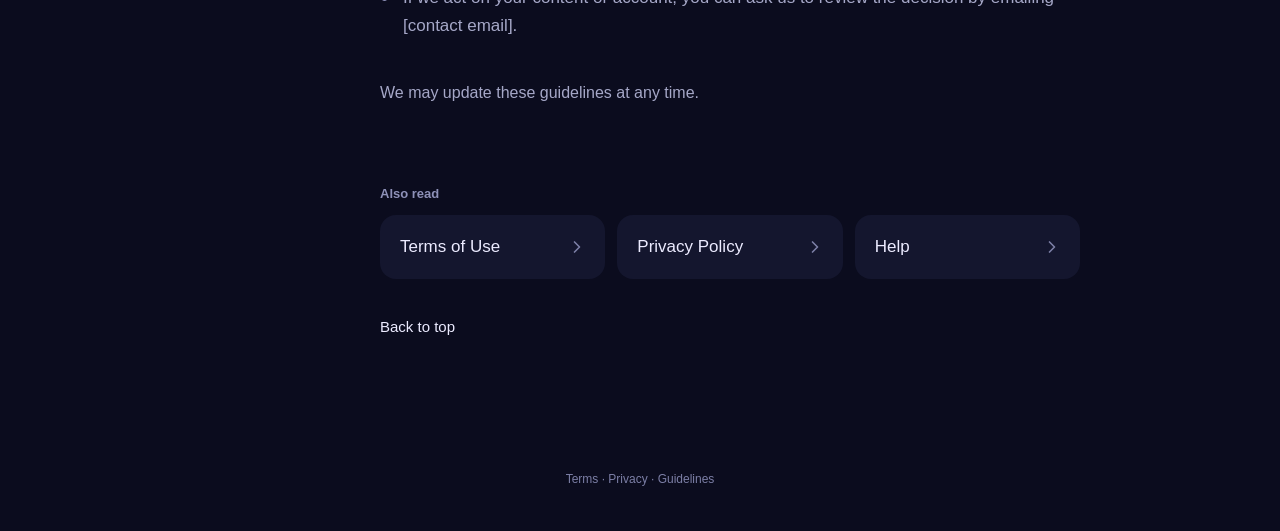
<file: site/guidelines/index.html>
<!doctype html>
<html lang="en-AU">
<head>
<meta charset="utf-8">
<meta name="viewport" content="width=device-width, initial-scale=1, viewport-fit=cover">
<title>Community Guidelines · reccos</title>
<meta name="description" content="How to keep reccos honest, respectful and useful.">
<meta name="robots" content="noindex">
<meta name="theme-color" content="#0B0C1E">
<meta name="color-scheme" content="dark">
<link rel="icon" href="../favicon.svg" type="image/svg+xml">
<link rel="icon" href="../favicon-32.png" sizes="32x32" type="image/png">
<link rel="apple-touch-icon" href="../apple-touch-icon.png">
<style>
html,body{margin:0;padding:0;background:#0B0C1E}
body{margin:0;background:#0B0C1E}
.rc{--n950:#0B0C1E;--n900:#14162E;--n800:#1D2040;--n700:#2A2E55;--n600:#3B4070;--ink:#ECEBFF;--mut:#A6A8C8;--fnt:#7C7FA6;--red:#F5303F;--redt:#FF5A66;--redtint:#411B31;--gold:#FFC247;--goldt:#FFD27A;--goldtint:#33291A;--slate:#8E91B8;--slatet:#C4C6E3;--slatetint:#23264A;--flame:#FF9F1C;--blue:#5B8CFF;--herb:#9CCE62;--latte:#DEA678;--neon:#AA8CFF;--lagoon:#54C4D6;--bounce:cubic-bezier(0.34,1.56,0.64,1);--snap:cubic-bezier(0.2,0.9,0.3,1);--glide:cubic-bezier(0.25,0.9,0.3,1);--glass:rgba(29,32,64,.55);--stroke:rgba(255,255,255,.14);
  position:relative;background:var(--n950);color:var(--ink);font-family:'Helvetica Neue',Helvetica,Arial,sans-serif;font-size:17px;line-height:24px;-webkit-font-smoothing:antialiased;-moz-osx-font-smoothing:grayscale;text-rendering:optimizeLegibility;overflow-x:clip;min-height:100%}
.rc *,.rc *::before,.rc *::after{box-sizing:border-box}
.rc a{color:inherit;text-decoration:none}
.rc button{font:inherit;color:inherit;background:none;border:0;padding:0;margin:0;cursor:pointer;-webkit-tap-highlight-color:transparent}
.rc :focus-visible{outline:2px solid var(--ink);outline-offset:3px;border-radius:10px}
.rc :where(h1,h2,h3,p,ul,ol){margin:0}
.rc h1,.rc h2,.rc h3{text-wrap:balance}
.rc p{text-wrap:pretty}
.tab{font-variant-numeric:tabular-nums}
.sr{position:absolute;width:1px;height:1px;overflow:hidden;clip:rect(0 0 0 0);white-space:nowrap}
.pg{container:pg/inline-size;position:relative}
.w{width:100%;max-width:1264px;margin:0 auto;padding:0 44px}
.ink{color:var(--ink)}
.defs{position:absolute;width:0;height:0;overflow:hidden}
svg.mk{display:block;flex:none;overflow:visible}

/* ---------- wordmark (only the eyes move) ---------- */
.wm{display:block;flex:none;overflow:visible}
.wm .shut{opacity:0}
.wm.blink .open{opacity:0}.wm.blink .shut{opacity:1}

/* ---------- header ---------- */
.hd{position:sticky;top:0;z-index:30;height:72px}
.hd::before{content:'';position:absolute;inset:0;background:var(--glass);-webkit-backdrop-filter:blur(24px) saturate(180%);backdrop-filter:blur(24px) saturate(180%);opacity:0;transition:opacity 380ms var(--glide)}
.rc.scrolled .hd::before{opacity:1}
.hd .w{position:relative;height:100%;display:flex;align-items:center;gap:24px}
.brand{display:flex;align-items:center;height:44px;flex:none}
.brand .wm{height:25px;width:92px}
.nav{display:flex;gap:2px;margin:0 auto;padding:4px;border-radius:999px}
.nav a{position:relative;display:block;padding:8px 14px;font-size:15px;line-height:20px;font-weight:500;color:var(--mut);border-radius:999px;transition:color 220ms var(--snap)}
.nav a:hover{color:var(--ink)}
.nav{align-items:center}
.nav-sep{width:1px;height:18px;margin:0 12px;border-radius:1px;background:var(--n600);flex:none}
.nav a::after{content:'';position:absolute;left:14px;right:14px;bottom:3px;height:2px;border-radius:1px;background:var(--red);transform:scaleX(0);transition:transform 320ms var(--bounce)}
.nav a.on{color:var(--ink)}.nav a.on::after{transform:scaleX(1)}
.gta{position:relative;flex:none;display:inline-flex;align-items:center;gap:9px;height:42px;padding:0 17px 0 7px;border-radius:999px;background:var(--red);color:var(--n950)!important;font-size:15px;line-height:20px;font-weight:700;letter-spacing:-.1px;white-space:nowrap;box-shadow:0 4px 14px rgba(245,48,63,.35);transition:transform 320ms var(--bounce),box-shadow 320ms var(--glide)}
.gta:hover{transform:translateY(-2px);box-shadow:0 10px 26px rgba(245,48,63,.5)}
.gta:active{transform:scale(.94);transition-duration:110ms}
.chip{position:relative;flex:none;width:28px;height:28px;border-radius:50%;background:var(--ink)}
.chip svg{position:absolute;left:50%;top:50%;width:19px;height:13px;margin:-6.5px 0 0 -9.5px;transition:opacity 160ms linear,transform 380ms var(--bounce)}
.chip .eo{color:var(--n950)}
.chip .eh{color:var(--red);opacity:0;transform:scale(.4)}
.gta:hover .chip .eo{opacity:0}.gta:hover .chip .eh{opacity:1;transform:scale(1.12)}

/* ---------- type ---------- */
.h1{font-size:clamp(48px,6.2cqi,88px);line-height:.95;letter-spacing:-.036em;font-weight:700;max-width:6.9em}
.h2{font-size:clamp(34px,3.9cqi,54px);line-height:1.02;letter-spacing:-.032em;font-weight:700}
.h3{font-size:clamp(26px,2.3cqi,32px);line-height:1.1;letter-spacing:-.025em;font-weight:700}
.lede{font-size:clamp(18px,1.6cqi,21px);line-height:1.5;color:var(--mut);max-width:36em;text-wrap:balance}
.eyebrow{display:flex;align-items:center;gap:8px;font-size:15px;line-height:20px;font-weight:600;color:var(--mut)}

/* lockups: a thin word on the wordmark's baseline, at its x-height (Wordmark.tsx Lockup) */
/* The word's baseline sits on the r e o s baseline (260 of the wordmark's 304): an inline-block SVG stands on its
   bottom margin edge, so a negative bottom margin of the eyes' overhang lowers it onto the text's baseline. */
.lock{--h:clamp(46px,4.7cqi,66px);display:block;font-size:calc(var(--h)*1.4);line-height:1;white-space:nowrap;margin-bottom:28px}
.lock .lw{font-weight:100;letter-spacing:-.5px;margin-right:calc(var(--h)*.28);white-space:nowrap}
.lock .wm{display:inline-block;vertical-align:baseline;height:var(--h);width:calc(var(--h)*3.6732);margin-bottom:calc(var(--h)*-.1382)}

/* ---------- reveal (only once JS is running) ---------- */
.js .rv{opacity:0;transform:translateY(22px);transition:opacity 520ms var(--glide),transform 720ms var(--glide)}
.js .rv.in{opacity:1;transform:none}
.rm .rv,.rm .cards .cc{opacity:1!important;transform:none!important}

/* ---------- hero ---------- */
.hero{display:grid;grid-template-columns:minmax(0,1fr) 500px;gap:40px;align-items:center;padding-top:44px;padding-bottom:24px;min-height:min(860px,calc(100vh - 72px))}
.hcopy{display:flex;flex-direction:column;align-items:flex-start;min-width:0}
.chat{display:flex;flex-direction:column;gap:3px;margin-bottom:30px}
.msg{display:flex;align-items:flex-end;gap:8px}
.msg .av{width:30px;height:30px;border-radius:50%;flex:none;display:grid;place-items:center;font-size:13px;line-height:1;font-weight:700}
.msg .av.ghost{visibility:hidden}
.mcol{display:flex;flex-direction:column;align-items:flex-start;gap:4px}
.who{font-size:12px;line-height:16px;color:var(--fnt);padding-left:13px}
.who b{font-weight:500;color:var(--mut)}
.bub{display:inline-block;background:var(--n800);padding:9px 15px 10px;font-size:17px;line-height:22px;letter-spacing:-.2px;border-radius:20px}
.bub.t1{border-radius:20px 20px 20px 6px}.bub.t2{border-radius:6px 20px 20px 20px}.bub.t3{border-radius:6px 20px 20px 6px}
.stamp{font-size:12px;line-height:16px;color:var(--fnt);padding:7px 0 3px 51px}
.js .hero .msg,.js .hero .stamp{opacity:0;transform:translateY(10px) scale(.94);transform-origin:0 100%}
.js .hero .msg.on,.js .hero .stamp.on{opacity:1;transform:none;transition:transform 420ms var(--bounce),opacity 200ms linear}
.js .hero .msg.on.out,.js .hero .stamp.on.out{opacity:0;transform:none;transition:opacity 380ms var(--glide)}
.js .hero .h1,.js .hero .lede,.js .hero .get,.js .hero .facts{opacity:0;transform:translateY(18px)}
.js .hero .on.h1,.js .hero .on.lede,.js .hero .on.get,.js .hero .on.facts{opacity:1;transform:none;transition:opacity 420ms var(--glide),transform 640ms var(--glide)}
.hero .lede{margin-top:22px}
.get{display:flex;flex-wrap:wrap;align-items:center;gap:14px 22px;margin-top:34px}
.get-l{display:flex;flex-direction:column;align-items:flex-start;gap:12px}
.badge{display:inline-flex;flex-direction:column;justify-content:center;gap:2px;height:58px;padding:0 22px 0 20px;border-radius:13px;background:#000;color:#fff!important;transition:transform 320ms var(--bounce),box-shadow 320ms var(--glide)}
.badge:hover{transform:translateY(-2px);box-shadow:0 10px 30px rgba(0,0,0,.45)}
.badge:active{transform:scale(.96);transition-duration:110ms}
.badge small{font-size:11px;line-height:12px;font-weight:500;letter-spacing:.1px}
.badge span{font-size:23px;line-height:24px;font-weight:500;letter-spacing:-.5px}
.ionly{display:none;font-size:15px;line-height:20px;color:var(--mut)}
.android .badge,.android .qr{display:none}.android .ionly{display:block}
.qr{display:none;align-items:center;gap:14px;padding:9px 18px 9px 9px;border-radius:22px;background:var(--n900)}
@media (hover:hover) and (pointer:fine){.qr{display:flex}}
.qr-code{position:relative;width:104px;height:104px;border-radius:15px;background:var(--ink);padding:8px;flex:none}
.qr-code svg{display:block;width:88px;height:88px}
.qr-mid{position:absolute;left:50%;top:50%;width:26px;height:26px;margin:-13px 0 0 -13px;border-radius:8px;background:var(--n950);display:grid;place-items:center}
.qr-mid svg{position:absolute;left:50%;top:50%;width:17px;height:12px;margin:-6px 0 0 -8.5px}
.qr-mid .eo{color:var(--ink);animation:qrO 6.4s infinite}
.qr-mid .eh{color:var(--red);opacity:0;animation:qrH 6.4s infinite}
.rm .qr-mid .eo{opacity:0}.rm .qr-mid .eh{opacity:1}
@keyframes qrO{0%,11%{opacity:1;transform:none}13%{transform:scaleY(.1)}15%,22%{transform:none}28%,40%{transform:translateX(1.5px)}45%{opacity:1;transform:none}49%,87%{opacity:0;transform:scale(.6)}93%,100%{opacity:1;transform:none}}
@keyframes qrH{0%,45%{opacity:0;transform:scale(.4)}51%{opacity:1;transform:scale(1.15)}55%{transform:none}62%{transform:scale(1.22)}66%{transform:none}70%{transform:scale(1.12)}74%,85%{opacity:1;transform:none}90%,100%{opacity:0;transform:scale(.4)}}
.qr-t{display:flex;flex-direction:column;gap:3px;max-width:128px}
.qr-t b{font-size:15px;line-height:20px;font-weight:600}
.qr-t span{font-size:13px;line-height:18px;color:var(--mut)}
.filmbtn{display:inline-flex;align-items:center;gap:11px;padding:2px 6px 2px 2px;border-radius:999px}
.filmbtn .pl{width:42px;height:42px;border-radius:50%;background:var(--glass);-webkit-backdrop-filter:blur(24px) saturate(180%);backdrop-filter:blur(24px) saturate(180%);display:grid;place-items:center;transition:transform 320ms var(--bounce),background 220ms var(--snap)}
.filmbtn .pl svg{width:14px;height:14px;margin-left:2px}
.filmbtn:hover .pl{transform:scale(1.08);background:var(--n700)}
.filmbtn b{font-size:16px;line-height:20px;font-weight:600}
.filmbtn i{font-style:normal;font-size:14px;line-height:20px;color:var(--fnt);margin-left:-3px}
.facts{display:flex;flex-wrap:wrap;align-items:center;gap:6px 14px;margin:30px 0 0;padding:0;list-style:none;font-size:14px;line-height:20px;color:var(--mut)}
.facts li{display:flex;align-items:center;gap:14px}
.facts li+li::before{content:'';width:3px;height:3px;border-radius:50%;background:var(--n600)}
.facts b{font-weight:600;color:var(--ink)}

/* the sort: a creator's TikToks fly into reccos and land as a scored list */
.sort{position:relative;width:500px;height:660px;justify-self:end}
.sort::before{content:'';position:absolute;right:-60px;top:40px;width:520px;height:560px;border-radius:50%;background:radial-gradient(closest-side,rgba(179,155,255,.16),rgba(179,155,255,0));pointer-events:none}
.tile{position:absolute;left:var(--x);top:var(--y);width:108px;height:192px;z-index:1;transform:rotate(var(--r));transition:transform 320ms var(--bounce),opacity 220ms linear}
.tile.hid{opacity:0;transform:rotate(var(--r)) scale(.9);transition:none}
.tile.fly{opacity:0;transform:translate(var(--fx),var(--fy)) rotate(0deg) scale(var(--fs));transition:transform 640ms var(--glide),opacity 180ms linear 420ms}
.tile-in{width:100%;height:100%;border-radius:14px;overflow:hidden;position:relative;background:var(--n800);box-shadow:0 10px 30px rgba(0,0,0,.45);animation:drift 7s ease-in-out infinite alternate;animation-delay:var(--dd)}
.tile-in img{display:block;width:100%;height:100%;object-fit:cover}
.tile .tc{position:absolute;left:6px;bottom:6px;display:flex;align-items:center;gap:5px;height:22px;padding:0 8px 0 3px;border-radius:11px;background:var(--glass);-webkit-backdrop-filter:blur(24px) saturate(180%);backdrop-filter:blur(24px) saturate(180%);font-size:10px;line-height:12px;font-weight:600}
.tile .tc img{width:16px;height:16px;border-radius:50%}
.tile .tc svg{width:7px;height:7px}
@keyframes drift{from{transform:translateY(6px)}to{transform:translateY(-8px)}}
.sort .phone{position:absolute;right:0;top:0;z-index:2}
.kss{position:absolute;inset:0}
.ks{opacity:0;transition:opacity 420ms var(--glide)}
.ks.on{opacity:1}
.rc:not(.js) .tg~.tg,.rm .tg~.tg{display:none}

/* ---------- phone frame + 390pt screens, zoomed (re-laid out, so text stays sharp) ---------- */
.phone{--z:.7231;--b:9px;position:relative;width:calc(390px*var(--z) + var(--b)*2);height:calc(844px*var(--z) + var(--b)*2);padding:var(--b);border-radius:calc(56px*var(--z) + var(--b));background:linear-gradient(150deg,#323765 0%,#1D2040 22%,#14162E 60%,#262A52 100%);box-shadow:0 34px 80px rgba(0,0,0,.55),0 10px 30px rgba(0,0,0,.45);flex:none}
.phone::before,.phone::after{content:'';position:absolute;width:3px;border-radius:2px;background:#2A2E55}
.phone::before{left:-3px;top:22%;height:7%;box-shadow:0 calc(844px*var(--z)*.1) 0 #2A2E55}
.phone::after{right:-3px;top:28%;height:11%}
.clip{position:relative;width:calc(390px*var(--z));height:calc(844px*var(--z));border-radius:calc(56px*var(--z));overflow:hidden;background:var(--n950);isolation:isolate}
.clip::after{content:'';position:absolute;left:50%;top:calc(11px*var(--z));width:calc(124px*var(--z));height:calc(36px*var(--z));margin-left:calc(-62px*var(--z));border-radius:999px;background:#000;z-index:9}
.scr{position:absolute;left:0;top:0;width:390px;height:844px;zoom:var(--z);overflow:hidden;background:var(--n950);font-size:17px;line-height:22px}
.sbar{height:54px;display:flex;align-items:center;justify-content:space-between;padding:6px 30px 0 44px;font-size:17px;font-weight:600;letter-spacing:-.3px}
.sbar svg{display:block}
.sbar .ic{display:flex;gap:6px;align-items:center}
.tbar{height:44px;display:flex;align-items:center;justify-content:space-between;padding:0 10px 0 8px}
.tbar svg{display:block}
.home{position:absolute;left:50%;bottom:8px;width:134px;height:5px;margin-left:-67px;border-radius:3px;background:rgba(236,235,255,.9)}

/* rows as in the app */
.rk{width:30px;flex:none;font-size:26px;line-height:28px;font-weight:300;letter-spacing:-.8px;color:var(--fnt);font-variant-numeric:tabular-nums}
.nm{font-size:17px;line-height:22px;font-weight:500;letter-spacing:-.2px;white-space:nowrap;overflow:hidden;text-overflow:ellipsis}
.cap{font-size:13px;line-height:18px;color:var(--mut);white-space:nowrap;overflow:hidden;text-overflow:ellipsis}
.sc{font-size:19px;line-height:22px;font-weight:500;letter-spacing:-.3px;font-variant-numeric:tabular-nums;flex:none}
.lov{color:var(--redt)}.fin{color:var(--goldt)}.dis{color:var(--slatet)}
.g4{opacity:.4}.g2{opacity:.2}
.prow{display:flex;align-items:center;gap:14px;padding:12px 20px;position:relative}
.prow::after{content:'';position:absolute;left:20px;right:20px;bottom:0;height:1px;background:var(--n800)}
.prow .tx{flex:1;min-width:0}

/* hero screen: a creator's profile */
.kp{padding:2px 20px 0;display:flex;gap:14px;align-items:center}
.kp img{width:64px;height:64px;border-radius:50%;flex:none}
.kp .kn{font-size:22px;line-height:27px;font-weight:700;letter-spacing:-.5px;display:flex;align-items:center;gap:6px}
.kp .kn svg{width:19px;height:19px}
.kp .kh{font-size:14px;line-height:19px;color:var(--mut)}
.kfoc{padding:14px 20px 0;font-size:15px;line-height:21px;color:var(--mut)}
.follow{margin:16px 20px 0;height:44px;border-radius:16px;background:var(--red);color:var(--n950);font-size:16px;font-weight:700;display:grid;place-items:center}
.ctabs{display:flex;padding:18px 8px 0}
.ctab{flex:1;height:68px;display:flex;flex-direction:column;align-items:center;gap:4px;position:relative}
.ctab .mw{position:relative;width:30px;height:38px;display:flex;align-items:flex-end;justify-content:center}
.ctab .mw svg{width:30px;height:30px}
.ctab .bd{position:absolute;top:0;left:29px;min-width:18px;height:18px;padding:0 5px;border-radius:9px;font-size:11px;line-height:18px;font-weight:700;color:var(--n950);text-align:center;font-variant-numeric:tabular-nums}
.ctab .lb{font-size:13px;line-height:17px;font-weight:600;letter-spacing:-.1px}
.ctab .ul{position:absolute;left:24%;right:24%;bottom:0;height:3px;border-radius:2px}
.krows{margin-top:6px;border-top:1px solid var(--n800)}
.js .krow{opacity:0;transform:translateY(14px)}
.js .krow .sc{opacity:0;transform:translateY(5px)}
.js .krow.on{opacity:1;transform:none;transition:transform 420ms var(--bounce),opacity 180ms linear}
.js .krow.on .sc{opacity:1;transform:none;transition:opacity 220ms linear 140ms,transform 320ms var(--snap) 140ms}
.js .krow.off{opacity:0;transform:none;transition:opacity 260ms linear}

/* ---------- acts ---------- */
.act{padding-top:168px}
.ahead{display:flex;flex-direction:column;align-items:flex-start}
.ahead .lede{margin-top:20px}
.cards{margin-top:52px;display:grid;grid-template-columns:repeat(3,minmax(0,1fr));gap:18px}
.cc{position:relative;display:block;border-radius:22px;overflow:hidden;background:var(--n900);isolation:isolate;transition:transform 320ms var(--bounce),box-shadow 320ms var(--glide)}
.cc::before{content:'';position:absolute;inset:0;z-index:-1;background:radial-gradient(circle at 0 0,color-mix(in srgb,var(--ac) 22%,transparent),transparent 72%)}
.cc:hover{transform:translateY(-4px);box-shadow:0 10px 30px rgba(0,0,0,.45)}
.cc:active{transform:scale(.94);transition:transform 220ms var(--snap)}
.cc .wmk{position:absolute;right:-50px;top:-50px;width:132px;height:132px;color:var(--herb);opacity:.14;transform:rotate(-14deg);z-index:-1;transition:transform 520ms var(--bounce)}
.cc:hover .wmk{transform:rotate(-8deg) translateY(-6px)}
@media (hover:hover){.cc:hover{animation:jig 640ms var(--bounce)}}
@keyframes jig{0%{rotate:0deg;scale:1}18%{rotate:-2.2deg;scale:1.03 .97}42%{rotate:1.6deg;scale:.985 1.02}66%{rotate:-.7deg;scale:1.01 .995}100%{rotate:0deg;scale:1}}
.cc-in{padding:20px 20px 22px;display:flex;flex-direction:column;gap:18px}
.cc-h{display:flex;align-items:center;gap:12px}
.cc-h img{width:48px;height:48px;border-radius:50%;flex:none;background:var(--n700)}
.cc-h .t{flex:1;min-width:0}
.cc-h .hn{display:flex;align-items:center;gap:5px;font-size:17px;line-height:22px;font-weight:500;letter-spacing:-.2px}
.cc-h .hn svg{width:16px;height:16px}
.cc-h .fl{margin-top:2px;font-size:13px;line-height:17px;font-weight:500;color:var(--mut);white-space:nowrap;overflow:hidden;text-overflow:ellipsis}
.cc-h .chev{position:relative;width:20px;height:20px;flex:none;transition:transform 320ms var(--bounce)}
.cc:hover .cc-h .chev{transform:translateX(3px)}
.cc-l{display:flex;flex-direction:column;gap:10px}
.cc-r{display:flex;align-items:center;gap:9px}
.cc-r svg{width:18px;height:18px;color:var(--herb)}
.cc-r .n{flex:1;min-width:0;font-size:15px;line-height:20px;font-weight:600;white-space:nowrap;overflow:hidden;text-overflow:ellipsis}
.cc-r .s{font-size:15px;line-height:20px;font-weight:700;font-variant-numeric:tabular-nums}
.js .cards .cc{opacity:0;transform:translateY(70px) rotate(var(--t)) scale(.9)}
.js .cards.in .cc{opacity:1;transform:none;transition:transform 640ms var(--bounce) calc(var(--i)*60ms),opacity 240ms linear calc(var(--i)*60ms),box-shadow 320ms var(--glide)}
.js .cards.in .cc:hover{transform:translateY(-4px);transition-delay:0ms}

.ask{margin-top:150px;display:grid;grid-template-columns:minmax(0,1fr) auto;gap:72px;align-items:center}
.ask .phone{--z:.7436;justify-self:center}
.ask-t{display:flex;flex-direction:column;align-items:flex-start;gap:20px;max-width:520px}
.prompt{display:flex;align-items:center;gap:12px;min-height:54px;padding:0 22px 0 16px;border-radius:26px;background:var(--n800);font-size:18px;line-height:24px}
.prompt svg{width:22px;height:22px;flex:none}
.ask-n{display:flex;flex-direction:column;gap:12px;margin:8px 0 0;padding:0;list-style:none;font-size:16px;line-height:22px;color:var(--mut)}
.ask-n li{display:flex;gap:12px;align-items:flex-start}
.ask-n svg{width:20px;height:20px;margin-top:1px;flex:none}

/* ask screen */
.abox{margin:0 20px;min-height:50px;border-radius:24px;background:var(--n800);display:flex;align-items:center;gap:8px;padding:0 16px}
.abox svg{width:20px;height:20px;flex:none}
.abox .q{font-size:17px;line-height:22px;white-space:nowrap;overflow:hidden}
.abox .q::after{content:'';display:inline-block;width:2px;height:21px;margin-left:1px;vertical-align:-4px;background:var(--red);border-radius:1px;animation:caret 1s steps(1) infinite}
.done .abox .q::after{display:none}
@keyframes caret{50%{opacity:0}}
.asum{margin:18px 20px 0;font-size:17px;line-height:25.5px;letter-spacing:-.1px;color:var(--mut)}
.asum u{color:var(--ink);font-weight:500;text-decoration:underline;text-decoration-color:var(--n600);text-underline-offset:3px;text-decoration-thickness:1px}
.pick{margin:24px 20px 4px}
.pph{position:relative;height:204px;border-radius:20px;overflow:hidden;background:#242C34}
.pph>img{position:absolute;inset:0;width:100%;height:100%;object-fit:cover;animation:pdrift 16s ease-in-out 500ms infinite alternate}
@keyframes pdrift{to{transform:scale(1.08) translate(-5px,-2px)}}
.gchip{position:absolute;left:10px;bottom:10px;transition:transform 220ms var(--snap);height:34px;display:flex;align-items:center;gap:7px;padding:0 12px 0 5px;border-radius:17px;background:var(--glass);-webkit-backdrop-filter:blur(24px) saturate(180%);backdrop-filter:blur(24px) saturate(180%);font-size:13px;line-height:18px;font-weight:600}
.gchip img{width:22px;height:22px;border-radius:50%}
.gchip svg{width:11px;height:11px;margin-left:1px}
.prow2{display:flex;align-items:flex-start;gap:12px;margin-top:14px}
.prow2 .rk{margin-top:-1px}
.prow2 .tx{flex:1;min-width:0;display:flex;flex-direction:column;gap:4px}
.pn{font-size:22px;line-height:26.4px;font-weight:700;letter-spacing:-.5px}
.ps{font-size:26px;line-height:27.3px;font-weight:500;letter-spacing:-.8px;font-variant-numeric:tabular-nums}
.lby{margin:10px 0 0 42px;display:flex;align-items:center;gap:8px;font-size:13px;line-height:18px;color:var(--mut);white-space:nowrap}
.stack{display:flex}
.stack img{width:22px;height:22px;border-radius:50%;box-shadow:0 0 0 2px var(--n950)}
.stack img+img{margin-left:-9px}
.save{margin:6px 0 0 42px;height:44px;display:flex;align-items:center;gap:7px;font-size:15px;line-height:20px;font-weight:600;color:var(--redt)}
.save svg{width:18px;height:18px}
.credit{position:absolute;right:10px;top:10px;padding:3px 8px;border-radius:10px;background:var(--glass);-webkit-backdrop-filter:blur(24px) saturate(180%);backdrop-filter:blur(24px) saturate(180%);font-size:11px;line-height:14px;font-weight:500}
.arow{padding:13px 20px;border-bottom:1px solid var(--n800)}
.arow .top{display:flex;align-items:center;gap:12px}
.arow .tx{flex:1;min-width:0;display:flex;flex-direction:column;gap:3px}
.arow .rs{display:flex;flex-direction:column;align-items:flex-end;padding-top:2px}
.arow .rs svg{width:20px;height:20px;margin-top:8px}
.js .ascr .asum,.js .ascr .pick,.js .ascr .arow{opacity:0;transform:translateY(26px)}
.js .ascr.done .asum,.js .ascr.done .pick,.js .ascr.done .arow{opacity:1;transform:none;transition:transform 520ms var(--bounce),opacity 220ms linear}
.js .ascr.done .pick{transition-delay:120ms}.js .ascr.done .arow:nth-of-type(1){transition-delay:190ms}.js .ascr.done .arow{transition-delay:260ms}

/* the in-app video player: the place's videos side by side, one swipe apart */
.gchip.tap{transform:scale(.94)}
.vp{position:absolute;inset:0;z-index:5;opacity:0;pointer-events:none;transition:opacity 320ms var(--glide)}
.vp.open{opacity:1}
.vp-bg{position:absolute;inset:0;background:rgba(11,12,30,.74);-webkit-backdrop-filter:blur(14px);backdrop-filter:blur(14px)}
.vp .sbar{position:relative}
.vp-top{position:absolute;left:0;right:0;top:59px;height:64px;padding:10px 16px 0 20px;display:flex;align-items:center;gap:10px}
.vp-top .t{flex:1;min-width:0}
.vp-top .l{font-size:16px;line-height:20px;font-weight:500}
.gb{width:40px;height:40px;flex:none;border-radius:50%;background:var(--glass);-webkit-backdrop-filter:blur(24px) saturate(180%);backdrop-filter:blur(24px) saturate(180%);display:grid;place-items:center}
.gb svg{width:20px;height:20px}
.vr{position:absolute;left:45px;top:133px;display:flex;gap:14px;translate:0 0;scale:.86;opacity:0;transform-origin:150px 266px;transition:translate 560ms var(--glide),scale 520ms var(--glide),opacity 220ms linear}
.vp.open .vr{scale:1;opacity:1}
.vr.nt{transition:none}
.vc{position:relative;width:300px;height:533px;flex:none;border-radius:22px;overflow:hidden;background:var(--n800);opacity:.55;transition:opacity 380ms var(--glide)}
.vc.live{opacity:1}
.vc img{display:block;width:100%;height:100%;object-fit:cover}
.vc .pr{position:absolute;left:14px;right:14px;bottom:12px;height:3px;border-radius:2px;background:rgba(236,235,255,.3);overflow:hidden}
.vc .pr i{display:block;height:100%;background:var(--ink);transform:scaleX(0);transform-origin:0 50%}
.vp.open .vc.live .pr i{animation:prog 2600ms linear both}
@keyframes prog{to{transform:none}}
.vi{position:absolute;left:20px;right:20px;top:682px}
.vd{height:16px;display:flex;justify-content:center;align-items:center;gap:6px}
.vd i{width:6px;height:6px;border-radius:3px;background:var(--n600);transition:width 320ms var(--bounce),background 220ms var(--snap)}
.vd i.on{width:18px;background:var(--ink)}
.vms{position:relative;margin-top:14px;height:82px}
.vm{position:absolute;inset:0;opacity:0;transform:translateY(6px);transition:opacity 260ms var(--glide),transform 380ms var(--glide)}
.vm.on{opacity:1;transform:none}
.vm .r1{display:flex;align-items:center;gap:10px;height:44px}
.vm .r1>img{width:40px;height:40px;border-radius:50%;flex:none}
.vm .r1 .t{flex:1;min-width:0}
.vm .hn{display:flex;align-items:center;gap:5px;font-size:17px;line-height:22px;font-weight:500}
.vm .hn svg{width:15px;height:15px}
.vm .r1 .gb{margin-left:6px}
.vm .r2{margin-top:10px;height:28px;display:flex;align-items:center;gap:8px}
.vm .r2>svg{width:26px;height:18px;color:var(--red)}
.chipS{height:26px;padding:0 8px;border-radius:10px;background:var(--redtint);color:var(--redt);font-size:16px;line-height:26px;font-weight:500;letter-spacing:-.3px;font-variant-numeric:tabular-nums}

/* just opened */
.jo{margin-top:150px}
.sh{display:flex;align-items:center;gap:14px}
.sh svg{width:34px;height:34px;color:var(--gold)}
.sh-l{margin-top:10px;font-size:17px;line-height:24px;color:var(--mut)}
.jo-h{display:flex;align-items:flex-end;justify-content:space-between;gap:24px}
.rn-g{display:flex;gap:10px;flex:none}
.rc .rn{width:44px;height:44px;border-radius:50%;display:grid;place-items:center;background:var(--n800);color:var(--ink);cursor:pointer;transition:transform 320ms var(--bounce),background 220ms var(--snap),color 220ms var(--snap)}
.rn svg{width:22px;height:22px}
@media (hover:hover){.rc .rn:not(:disabled):hover{background:var(--n700)}}
.rc .rn:not(:disabled):active{transform:scale(.9);transition-duration:110ms}
.rc .rn:disabled{background:var(--n900);color:var(--n600);cursor:default}
@media (hover:none){.rn-g{display:none}}
.rail.drag{scroll-snap-type:none;user-select:none;-webkit-user-select:none}
.rail.drag,.rail.drag *{cursor:grabbing!important}
.rail{margin-left:calc(50% - 50cqi);margin-right:calc(50% - 50cqi);display:flex;gap:14px;overflow-x:auto;overscroll-behavior-x:contain;scroll-snap-type:x mandatory;scroll-padding-left:max(44px,calc((100cqi - 1264px)/2 + 44px));padding:26px max(44px,calc((100cqi - 1264px)/2 + 44px)) 30px;margin-top:4px;scrollbar-width:none}
.rail::-webkit-scrollbar{display:none}
.tk{flex:0 0 auto;width:344px;scroll-snap-align:start;display:flex}
.tk:active .tk-b{scale:.98;transition-duration:110ms}
.tk-b{position:relative;flex:1;display:flex;transition:scale 320ms var(--bounce);border-radius:20px;overflow:hidden;-webkit-mask:radial-gradient(circle 10px at calc(100% - 88px) 0,transparent 9.5px,#000 10px) top/100% 51% no-repeat,radial-gradient(circle 10px at calc(100% - 88px) 100%,transparent 9.5px,#000 10px) bottom/100% 51% no-repeat;mask:radial-gradient(circle 10px at calc(100% - 88px) 0,transparent 9.5px,#000 10px) top/100% 51% no-repeat,radial-gradient(circle 10px at calc(100% - 88px) 100%,transparent 9.5px,#000 10px) bottom/100% 51% no-repeat}
.tk-m{flex:1;min-width:0;display:flex;flex-direction:column;gap:10px;padding:14px 12px 10px 14px}
.tk-h{display:flex;align-items:center;gap:12px}
.tk-h .mw{width:40px;display:flex;justify-content:center;flex:none}
.tk-h .mw svg{width:30px;height:30px}
.tk-h .t{flex:1;min-width:0;display:flex;flex-direction:column;gap:2px}
.tk-n{font-size:17px;line-height:22px;font-weight:500;letter-spacing:-.2px;white-space:nowrap;overflow:hidden;text-overflow:ellipsis}
.tk-note{font-size:13px;line-height:17.5px;color:var(--mut);display:-webkit-box;-webkit-line-clamp:3;-webkit-box-orient:vertical;overflow:hidden}
.tk-a{margin-top:auto;display:inline-flex;align-items:center;gap:7px;min-height:40px;font-size:15px;line-height:19px;font-weight:600;letter-spacing:-.2px;color:var(--redt)}
.tk-a svg{width:18px;height:18px}
.tk-a .ar{display:inline-block;transition:transform 320ms var(--bounce)}
.tk:hover .tk-a .ar{transform:translateX(4px)}
.tk-s{position:relative;width:88px;flex:none;display:flex;flex-direction:column;align-items:center;justify-content:center;padding:12px 0;background:var(--red);color:var(--n950)}
.tk-s::before{content:'';position:absolute;left:0;top:6px;bottom:6px;width:2px;background:repeating-linear-gradient(to bottom,rgba(11,12,30,.4) 0 6px,transparent 6px 11px)}
.tk-s .k{font-size:12px;line-height:15px;font-weight:600}
.tk-s .d{font-size:44px;line-height:44px;font-weight:700;letter-spacing:-2px;font-variant-numeric:tabular-nums}
.tk-s .mo{font-size:14px;line-height:17px;font-weight:600}
.tk-s .sp{width:18px;height:18px;margin-top:6px}
.tk.soon .tk-s{background:var(--slatetint);color:var(--slatet)}
.tk.soon .tk-s::before{background:repeating-linear-gradient(to bottom,rgba(236,235,255,.18) 0 6px,transparent 6px 11px)}
.tk.soon .tk-s svg.fine{width:27px;height:19px;margin:6px 0}
.tk.soon .tk-a{color:var(--ink)}
.tk.all{width:140px}
.tk.all .tk-b{-webkit-mask:none;mask:none;background:var(--n800);flex-direction:column;align-items:center;justify-content:center;gap:2px}
.tk.all .d{font-size:44px;line-height:44px;font-weight:700;letter-spacing:-2px}
.tk.all .tk-a{margin:0;min-height:0}
@supports (animation-timeline:view()){
  .tk-b{animation:swing linear both;animation-timeline:view(inline);animation-range:cover 0% cover 100%}
  @keyframes swing{0%{transform:translateY(16px) rotate(8deg) scale(.9)}20%,80%{transform:translateY(0) rotate(-1.2deg) scale(1)}100%{transform:translateY(16px) rotate(-8deg) scale(.9)}}
}

/* ---------- act 2: my reccos ---------- */
/* The steps and the phone pin together; scrolling through the track moves the steps on. */
.pin{margin-top:40px;display:grid;grid-template-columns:minmax(0,1fr) auto;gap:72px;min-height:1490px}
.cv .pin{min-height:0}
.chs{position:sticky;top:110px;align-self:start;padding-top:20px;height:calc(844px*var(--pz,.8) + 38px);display:flex;flex-direction:column;justify-content:center;gap:48px}
.ch{position:relative;display:flex;gap:20px;cursor:pointer;text-align:left;align-items:flex-start}
.rc .ch{padding-left:28px}
.ch>.se,.ch>.ct{opacity:.38;transition:opacity 380ms var(--glide)}
.ch.now>.se,.ch.now>.ct{opacity:1}
/* The progress rail: the tablet's story bars, turned to run down beside the steps. */
.tl{position:absolute;left:0;top:-21px;bottom:-21px;width:3px;border-radius:2px;background:var(--n700);overflow:hidden}
.tl i{display:block;width:100%;height:100%;background:var(--ink);transform:scaleY(var(--f,0));transform-origin:50% 0}
.chs.auto .ch .tl i{transform:scaleY(0)}
.chs.auto .ch.done .tl i{transform:none}
.chs.auto .ch.now .tl i{animation:fillv var(--dur,5600ms) linear both}
@keyframes fillv{from{transform:scaleY(0)}to{transform:none}}
.ch .se{position:relative;width:44px;height:30px;margin-top:4px;flex:none}
.ch .se svg{position:absolute;left:0;top:0;width:44px;height:30px;transition:opacity 220ms linear,transform 420ms var(--bounce)}
.ch .se .a{color:var(--n600)}
.ch .se .n{color:var(--ink);opacity:0;transform:scale(.4)}
.ch .se .d{color:var(--red);opacity:0;transform:scale(.4)}
.ch.now .se .a,.ch.done .se .a{opacity:0}
.ch.now .se .n{opacity:1;transform:none}
.ch.done .se .d{opacity:1;transform:none}
.ch .ct{display:flex;flex-direction:column;gap:12px;max-width:440px}
.ch .ct .p{display:block;font-size:19px;line-height:28px;color:var(--mut)}
.pinside{position:sticky;top:110px;align-self:start;height:max-content;padding-top:20px}
.pinside .phone{--z:var(--pz,.8)}
.ss{position:absolute;inset:0}
.ss .scr{opacity:0;transform:translateY(10px) scale(.985);transition:opacity 140ms linear,transform 380ms var(--glide)}
.ss .scr.on{opacity:1;transform:none;transition:opacity 340ms var(--glide) 110ms,transform 420ms var(--glide) 110ms}
.bars{display:none}

/* screen 1: how was it? */
.hw{padding:0 20px}
.hw-h{margin-top:18px;display:flex;align-items:center;gap:14px}
.hw-h .mw{width:54px;display:flex;justify-content:center;flex:none}
.hw-h .mw svg{width:52px;height:52px;color:var(--herb)}
.hw-n{font-size:28px;line-height:31px;font-weight:700;letter-spacing:-.5px}
.hw-m{margin-top:4px;font-size:15px;line-height:19px;font-weight:600;color:var(--mut)}
.hw-p{margin-top:20px;height:150px;border-radius:22px;overflow:hidden}
.hw-p img{width:100%;height:100%;object-fit:cover;display:block}
.hw-q{margin-top:36px;font-size:22px;line-height:27px;font-weight:700;letter-spacing:-.5px}
.picks{margin:26px -8px 0;display:flex}
.pk{flex:1;display:flex;flex-direction:column;align-items:center;gap:12px;padding:12px 0;transition:opacity 260ms linear}
.pk .mm{position:relative;width:93px;height:64px}
.pk .mm>svg{width:93px;height:64px}
.pk .l{font-size:15px;line-height:20px;font-weight:600}
.pk.lv .mm{color:var(--red)}.pk.lv .l{color:var(--redt)}
.pk.fn .mm{color:var(--gold)}.pk.fn .l{color:var(--goldt)}
.pk.ds .mm{color:var(--slate)}.pk.ds .l{color:var(--slatet)}
.hw-note{position:absolute;left:20px;right:20px;bottom:46px;font-size:14px;line-height:20px;color:var(--mut);text-align:center}
.scr.play .pk .mm>svg{animation:mblink 3.2s ease-in-out infinite;transform-origin:50% 50%}
.scr.play .pk.fn .mm>svg{animation-delay:.4s}.scr.play .pk.ds .mm>svg{animation-delay:.8s}
@keyframes mblink{0%,40%,48%,100%{transform:scaleY(1)}44%{transform:scaleY(.08)}}
.scr.play .pk.lv{animation:press 760ms var(--bounce) 1500ms both}
.scr.play .pk.lv .mm>svg{animation:none}
.scr.play .pk.fn,.scr.play .pk.ds{animation:dim 260ms linear 1650ms both}
.scr.play .pk.fn .mm>svg,.scr.play .pk.ds .mm>svg{animation:none}
@keyframes press{0%{transform:none}18%{transform:scale(.88)}55%{transform:scale(1.14)}100%{transform:none}}
@keyframes dim{to{opacity:.32}}
.burst{position:absolute;left:50%;top:50%;width:0;height:0;pointer-events:none}
.burst .ring{position:absolute;left:-38px;top:-38px;width:76px;height:76px;border-radius:50%;opacity:0}
.scr.play .burst .ring{animation:ring 780ms var(--glide) 1620ms both}
@keyframes ring{0%{opacity:1;box-shadow:0 0 0 0 rgba(245,48,63,.65)}100%{opacity:1;box-shadow:0 0 0 48px rgba(245,48,63,0)}}
.burst i{position:absolute;left:-9px;top:-6px;opacity:0}
.burst i svg{display:block;width:18px;height:12px;color:var(--red)}
.burst b{position:absolute;left:-3px;top:-4px;width:6px;height:9px;border-radius:2px;opacity:0}
.scr.play .burst i,.scr.play .burst b{animation:fly 780ms var(--glide) 1620ms both}
@keyframes fly{0%{opacity:0;transform:translate(0,0) rotate(0deg)}12%{opacity:1}70%{opacity:1}100%{opacity:0;transform:translate(var(--dx),var(--dy)) rotate(var(--rt))}}

/* screen 2: head-to-head */
.du{padding:0 20px;display:flex;flex-direction:column;height:calc(844px - 98px)}
.du-t{margin-top:16px;font-size:30px;line-height:34px;font-weight:700;letter-spacing:-.7px}
.du-c{margin-top:6px;font-size:15px;line-height:20px;color:var(--mut)}
.du-m{flex:1;display:flex;flex-direction:column;justify-content:center;gap:4px;margin-top:14px}
.dc{flex:1;min-height:150px;display:flex;flex-direction:column;align-items:center;justify-content:center;gap:8px;padding:16px;border-radius:28px;text-align:center}
.dc .ph{width:132px;height:88px;border-radius:18px;overflow:hidden;margin-bottom:6px;box-shadow:0 10px 24px rgba(0,0,0,.45)}
.dc .ph img{width:100%;height:100%;object-fit:cover;display:block}
.dc.nw .ph{transform:rotate(-2deg)}.dc.ol .ph{transform:rotate(2deg)}
.dc .lb{font-size:13px;line-height:17px;font-weight:500}
.dc.nw .lb{color:var(--redt)}.dc.ol .lb{color:var(--mut)}
.dc .n{font-size:32px;line-height:35px;font-weight:700;letter-spacing:-.9px;transition:color 220ms linear}
.dc .m{font-size:15px;line-height:20px;color:var(--mut)}
.du-d{display:flex;align-items:center;gap:14px}
.du-d i{flex:1;height:1px;background:var(--n800)}
.du-d svg{width:44px;height:30px;color:var(--ink)}
.tie{margin:8px 0 52px;height:48px;display:flex;align-items:center;justify-content:center;gap:8px;font-size:16px;line-height:20px;font-weight:600}
.tie svg{width:15px;height:10px;color:var(--gold)}
.scr.play .dc.nw{animation:din 620ms var(--bounce) 80ms both}
.scr.play .dc.ol{animation:dinb 620ms var(--bounce) 170ms both}
@keyframes din{from{opacity:0;transform:translateY(-40px) rotate(-3deg) scale(.92)}to{opacity:1;transform:none}}
@keyframes dinb{from{opacity:0;transform:translateY(40px) rotate(3deg) scale(.92)}to{opacity:1;transform:none}}
.scr.play .du-d svg{animation:lookud 2.4s ease-in-out 500ms 1 both}
@keyframes lookud{0%,100%{transform:none}25%,40%{transform:translateY(-5px)}60%,75%{transform:translateY(5px)}}
.scr.play .dc.nw .in{animation:win 700ms var(--bounce) 2100ms both}
.scr.play .dc.nw .n{animation:winc 1ms linear 2180ms both}
.scr.play .dc.ol .in{animation:lose 520ms var(--glide) 2100ms both}
.dc .in{display:flex;flex-direction:column;align-items:center;gap:8px}
@keyframes win{0%{transform:none}18%{transform:scale(.96)}60%{transform:scale(1.15)}100%{transform:scale(1.12)}}
@keyframes winc{to{color:var(--redt)}}
@keyframes lose{to{transform:translateY(16px) rotate(-5deg);opacity:.34}}

/* screen 3: my reccos list */
.ml-h{padding:6px 20px 0;display:flex;align-items:flex-end;justify-content:space-between}
.ml-h .lock{--h:34px;margin:0}
.mlrows{position:relative;margin-top:6px;border-top:1px solid var(--n800)}
.scr.play .mlrows .prow:not(.new){animation:shift 560ms var(--bounce) 900ms both}
@keyframes shift{from{transform:translateY(-64px)}to{transform:none}}
.scr.play .mlrows .prow.new{animation:land 640ms var(--bounce) 1000ms both}
@keyframes land{from{opacity:0;transform:translateY(-40px) scale(.96)}to{opacity:1;transform:none}}
.scr.play .ctab.on .bd{animation:bpop 420ms var(--bounce) 1300ms both}
@keyframes bpop{0%{transform:scale(1)}40%{transform:scale(1.35)}100%{transform:scale(1)}}
.ctab .bd .b1{position:absolute;left:0;right:0;top:0;opacity:0}
.scr.play .ctab.on .bd .b0{animation:bout 1ms linear 1380ms both}
.scr.play .ctab.on .bd .b1{animation:bin 1ms linear 1380ms both}
@keyframes bout{to{opacity:0}}
@keyframes bin{to{opacity:1}}

/* payoff: the thread picks up where the hero left off */
.pay{margin-top:120px;display:grid;grid-template-columns:minmax(0,1fr) minmax(0,440px);gap:56px;align-items:center;padding:64px 64px 64px 64px;border-radius:28px;background:var(--n900);position:relative;overflow:hidden;isolation:isolate}
.pay::before{content:'';position:absolute;left:-10%;top:-30%;width:70%;height:120%;z-index:-1;background:radial-gradient(closest-side,rgba(245,48,63,.07),rgba(245,48,63,0))}
.pay-t{display:flex;flex-direction:column;align-items:flex-start}
.pay-k{font-size:clamp(19px,1.7cqi,23px);line-height:1.3;color:var(--mut);text-wrap:balance}
.pay-h{margin-top:8px;font-size:clamp(52px,6.2cqi,86px);line-height:.98;letter-spacing:-.038em;font-weight:700;white-space:nowrap}
.hl{color:var(--redt);white-space:nowrap;background:url('img/stroke.svg') no-repeat 0 84%/0% .46em;-webkit-box-decoration-break:clone;box-decoration-break:clone;padding:0 .04em;transition:background-size 760ms var(--glide) 280ms}
.hl-s{white-space:normal;background-size:0% .54em;background-position:0 98%}
.in .hl,.on .hl,.rm .hl{background-size:100% .46em}
.on .hl-s,.rm .hl-s{background-size:100% .54em}
.pay .lede{margin-top:20px;max-width:26em}
.thread{display:flex;flex-direction:column;gap:3px;min-width:0}
.thread .msg{max-width:100%}
.thread .me{align-self:flex-end;display:flex;flex-direction:column;align-items:flex-end;gap:3px}
.thread .bub.mine{background:var(--ink);color:var(--n950);font-weight:500}
.bub.m1{border-radius:20px 20px 6px 20px}.bub.m2{border-radius:20px 6px 20px 20px}
.link{width:270px;max-width:100%;border-radius:20px 20px 6px 20px;overflow:hidden;background:var(--n800);position:relative}
.sharec{position:relative;height:178px;background:var(--herb);color:var(--n950);padding:16px 18px;overflow:hidden;isolation:isolate}
.sharec::after{content:'';position:absolute;inset:0;background-image:url('img/grain.png');background-size:200px;opacity:.5;mix-blend-mode:overlay;z-index:2;pointer-events:none}
.sharec .wm2{position:absolute;right:-34px;top:-42px;width:150px;height:150px;color:rgba(11,12,30,.13);z-index:0;transform:rotate(-12deg)}
.sharec .hh{position:relative;font-size:30px;line-height:27px;font-weight:700;letter-spacing:-1.2px}
.sharec .ss2{position:relative;margin-top:6px;font-size:11px;line-height:14px;font-weight:600;opacity:.78}
.sharec ol{position:relative;margin:12px 0 0;padding:0;list-style:none;display:flex;flex-direction:column;gap:5px}
.sharec li{display:flex;align-items:center;gap:8px;font-size:12px;line-height:15px;font-weight:700}
.sharec li .r{width:10px;opacity:.55;font-variant-numeric:tabular-nums}
.sharec li .n{flex:1;min-width:0;white-space:nowrap;overflow:hidden;text-overflow:ellipsis}
.sharec li .s{font-variant-numeric:tabular-nums}
.link-f{padding:10px 14px 11px;display:flex;flex-direction:column;gap:1px}
.link-f b{font-size:15px;line-height:20px;font-weight:600}
.link-f span{font-size:12px;line-height:16px;color:var(--mut)}
.lwrap{position:relative;max-width:100%;margin-top:20px}  /* room for the reaction above the card, as Messages does */
.tap{position:absolute;left:-12px;top:-10px;width:38px;height:30px;border-radius:15px;background:var(--n700);box-shadow:0 0 0 3px var(--n900);display:grid;place-items:center;z-index:3}
.tap svg{width:22px;height:15px;color:var(--red)}
.typing{position:relative;height:0;z-index:1}
.typing .dots{position:absolute;left:38px;top:3px;display:flex;gap:4px;align-items:center;height:36px;padding:0 13px;border-radius:18px;background:var(--n800)}
.typing.me{align-self:stretch}
.typing.me .dots{left:auto;right:0;background:var(--n700)}
.typing .dots i{width:7px;height:7px;border-radius:50%;background:var(--mut);animation:dot 1s ease-in-out infinite}
.typing .dots i:nth-child(2){animation-delay:.15s}.typing .dots i:nth-child(3){animation-delay:.3s}
@keyframes dot{0%,60%,100%{transform:none;opacity:.5}30%{transform:translateY(-4px);opacity:1}}
.js .thread .q{opacity:0;transform:translateY(12px) scale(.94)}
.js .thread .q.on{opacity:1;transform:none;transition:transform 420ms var(--bounce),opacity 200ms linear}
.thread .me .q{transform-origin:100% 100%}.thread .msg.q{transform-origin:0 100%}
.js .thread .typing{display:none}
.js .thread .typing.on{display:block}
.js .thread .tap{opacity:0;transform:scale(.4)}
.js .thread .tap.on{opacity:1;transform:none;transition:transform 420ms var(--bounce),opacity 160ms linear}

/* ---------- for creators ---------- */
.crt{margin-top:168px;display:grid;grid-template-columns:minmax(0,1fr) minmax(0,1fr);gap:48px;align-items:center;border-radius:28px;background:var(--n900);padding:64px 0 64px 64px;overflow:hidden;position:relative;isolation:isolate}
.crt-t{display:flex;flex-direction:column;align-items:flex-start;gap:18px;max-width:520px}
.crt-t .eyebrow svg{width:18px;height:18px;color:var(--blue)}
.crt-t p{font-size:18px;line-height:27px;color:var(--mut)}
.cta2{display:flex;flex-wrap:wrap;align-items:center;gap:12px 18px;margin-top:8px}
.light{display:inline-flex;align-items:center;justify-content:center;height:52px;padding:0 24px;border-radius:16px;background:var(--ink);color:var(--n950)!important;font-size:17px;line-height:22px;font-weight:700;transition:transform 320ms var(--bounce),box-shadow 320ms var(--glide)}
.light:hover{transform:translateY(-2px);box-shadow:0 10px 30px rgba(0,0,0,.45)}
.light:active{transform:scale(.96);transition-duration:110ms}
.mail{font-size:15px;line-height:20px;color:var(--mut)}
.strip{position:relative;height:330px;overflow:hidden;-webkit-mask:linear-gradient(90deg,transparent,#000 14%,#000 86%,transparent);mask:linear-gradient(90deg,transparent,#000 14%,#000 86%,transparent)}
.strip-in{position:absolute;left:0;top:0;height:100%;display:flex;gap:20px;align-items:center;animation:marq var(--md,16s) linear infinite}
@keyframes marq{to{transform:translateX(-50%)}}
.st{position:relative;width:150px;height:266px;flex:none;animation:bob 4.8s ease-in-out infinite;animation-delay:var(--bd)}
.st:nth-child(odd) .st-f{transform:rotate(-2.5deg)}.st:nth-child(even) .st-f{transform:rotate(2deg)}
@keyframes bob{0%,100%{transform:translateY(-9px)}50%{transform:translateY(9px)}}
.st-f{width:100%;height:100%;border-radius:16px;overflow:hidden;box-shadow:0 10px 30px rgba(0,0,0,.45)}
.st-f{position:relative}
.st-f>img{display:block;width:100%;height:100%;object-fit:cover}
.stc{position:absolute;left:7px;top:7px;max-width:calc(100% - 14px);display:flex;align-items:center;gap:5px;height:24px;padding:0 9px 0 3px;border-radius:12px;background:var(--glass);-webkit-backdrop-filter:blur(24px) saturate(180%);backdrop-filter:blur(24px) saturate(180%);font-size:11px;line-height:14px;font-weight:600;white-space:nowrap;overflow:hidden;text-overflow:ellipsis}
.stc img{width:18px;height:18px;border-radius:50%;flex:none}
.stk{position:absolute;right:-12px;bottom:26px;display:flex;align-items:center;gap:6px;height:36px;padding:0 12px 0 9px;border-radius:12px;background:var(--n950);box-shadow:0 6px 18px rgba(0,0,0,.45);transform:rotate(7deg);opacity:0}
.stk svg{width:22px;height:15px;color:var(--red)}
.stk b{font-size:20px;line-height:22px;font-weight:500;letter-spacing:-.4px;color:var(--redt);font-variant-numeric:tabular-nums}
.stk.on{animation:slap 560ms var(--glide) both}
@keyframes slap{0%{opacity:0;transform:rotate(-4deg) scale(2.4)}35%{opacity:1;transform:rotate(9deg) scale(.82)}65%{transform:rotate(6deg) scale(1.1)}100%{opacity:1;transform:rotate(7deg)}}
.stk.off{opacity:0;transition:opacity 200ms linear}
.rm .stk{opacity:1}

/* ---------- questions ---------- */
.faq{margin-top:168px}
.faq-g{margin-top:36px;display:grid;grid-template-columns:repeat(2,minmax(0,1fr));column-gap:56px;align-items:start}
.faq-c{display:flex;flex-direction:column}
.qa{border-bottom:1px solid var(--n800)}
.qa button{width:100%;display:flex;align-items:center;justify-content:space-between;gap:20px;padding:22px 0;text-align:left;font-size:19px;line-height:25px;font-weight:500;letter-spacing:-.2px;border-radius:0}
.qa button:hover .x{background:var(--n700)}
.x{position:relative;width:32px;height:32px;flex:none;border-radius:50%;background:var(--n800);transition:transform 320ms var(--bounce),background 220ms var(--snap)}
.x::before,.x::after{content:'';position:absolute;left:50%;top:50%;width:12px;height:2px;margin:-1px 0 0 -6px;border-radius:1px;background:var(--ink)}
.x::after{transform:rotate(90deg)}
.qa.open .x{transform:rotate(45deg)}
.ans{display:grid;grid-template-rows:0fr;transition:grid-template-rows 220ms var(--snap)}
.ans>div{overflow:hidden}
.ans p{padding:0 48px 24px 0;font-size:17px;line-height:26px;color:var(--mut);opacity:0;transform:translateY(-6px);transition:opacity 160ms linear,transform 220ms var(--snap)}
.ans p a{color:var(--ink);text-decoration:underline;text-decoration-color:var(--n600);text-underline-offset:3px}
.qa.open .ans{grid-template-rows:1fr}
.qa.open .ans p{opacity:1;transform:none;transition-delay:60ms}

/* ---------- closing ---------- */
.end{margin-top:168px;display:flex;flex-direction:column;align-items:center;text-align:center;gap:44px}
.end .lock{--h:clamp(48px,5cqi,70px);margin:0}
.end p{margin-top:18px;font-size:clamp(18px,1.6cqi,21px);line-height:1.5;color:var(--mut)}
.tix{position:relative;display:block;width:300px;text-align:left;color:var(--n950)!important;rotate:-3deg;filter:drop-shadow(0 12px 22px rgba(245,48,63,.42)) drop-shadow(0 4px 8px rgba(0,0,0,.35));animation:tixBounce 4.2s var(--bounce) 1.2s infinite both;transition:scale 320ms var(--bounce)}
.tix-in{display:flex;flex-direction:column;gap:6px;padding:16px 20px 18px;border-radius:18px;background:var(--red);-webkit-mask:radial-gradient(circle at left center,transparent 9px,#000 9.5px) left/51% 100% no-repeat,radial-gradient(circle at right center,transparent 9px,#000 9.5px) right/51% 100% no-repeat;mask:radial-gradient(circle at left center,transparent 9px,#000 9.5px) left/51% 100% no-repeat,radial-gradient(circle at right center,transparent 9px,#000 9.5px) right/51% 100% no-repeat;position:relative;overflow:hidden}
.tix-in::after{content:'';position:absolute;inset:0;background-image:url('img/grain.png');background-size:200px;opacity:.35;mix-blend-mode:overlay;pointer-events:none}
.tix-k{font-size:12px;line-height:15px;font-weight:700;color:rgba(11,12,30,.68)}
.tix-r{display:flex;align-items:center;justify-content:space-between;gap:12px}
.tix-h{font-size:27px;line-height:30px;font-weight:700;letter-spacing:-.6px}
.tix-go{flex:none;width:42px;height:42px;border-radius:50%;background:var(--n950);display:grid;place-items:center;animation:tixArrow 4.2s var(--bounce) 1.2s infinite both}
.tix-go svg{width:18px;height:18px}
.tix:hover{animation:tixJelly 720ms var(--bounce) both}
.tix:hover .tix-go{animation:none;translate:5px 0;transition:translate 320ms var(--bounce)}
.tix:active{scale:.93;transition-duration:110ms}
@keyframes tixBounce{0%,66%{transform:none;rotate:-3deg}72%{transform:translateY(-16px) scale(.95,1.06);rotate:-7deg}80%{transform:translateY(0) scale(1.08,.9);rotate:1deg}86%{transform:translateY(-5px) scale(.98,1.03);rotate:-4.5deg}92%{transform:translateY(0) scale(1.02,.98);rotate:-2deg}100%{transform:none;rotate:-3deg}}
@keyframes tixBounceS{0%,66%{transform:none;rotate:-1.5deg}72%{transform:translateY(-14px) scale(.97,1.05);rotate:-4deg}80%{transform:translateY(0) scale(1.05,.92);rotate:1.5deg}86%{transform:translateY(-4px) scale(.99,1.02);rotate:-2.5deg}92%{transform:translateY(0) scale(1.01,.99);rotate:-1deg}100%{transform:none;rotate:-1.5deg}}
@keyframes tixArrow{0%,70%{translate:0 0}78%{translate:-3px 0}86%{translate:7px 0}94%{translate:-1px 0}100%{translate:0 0}}
@keyframes tixJelly{0%{transform:none;rotate:-3deg}35%{transform:scale(1.08,.93);rotate:2deg}60%{transform:scale(.97,1.04);rotate:-1deg}100%{transform:scale(1.04);rotate:0deg}}
.ft{margin-top:120px;padding:28px 0 44px}
.ft-l{display:block;text-align:center;font-size:12px;line-height:16px;color:var(--fnt)}
.ft-l a:hover{color:var(--ink)}

/* ---------- film player (grows from the button) ---------- */
.film{position:fixed;inset:0;z-index:60;display:none;align-items:center;justify-content:center;padding:40px}
.film.open{display:flex}
.film-bg{position:absolute;inset:0;background:rgba(11,12,30,.72);-webkit-backdrop-filter:blur(12px);backdrop-filter:blur(12px);opacity:0;transition:opacity 380ms var(--glide)}
.film.show .film-bg{opacity:1}
.film-p{position:relative;width:min(1040px,100%);aspect-ratio:16/9;border-radius:22px;overflow:hidden;background:var(--n900);box-shadow:0 30px 90px rgba(0,0,0,.6);transform-origin:50% 50%}
.cv .film{position:absolute;bottom:auto;height:900px}
.film-p .pv{position:absolute;inset:0;display:flex;flex-direction:column;align-items:center;justify-content:center;gap:18px;background:radial-gradient(60% 70% at 50% 40%,#262447,#14162E)}
.film-p .pv .wm{width:260px;height:71px}
.film-p .pv span{font-size:15px;color:var(--mut)}
.film-x{position:absolute;right:14px;top:14px;width:40px;height:40px;border-radius:50%;background:var(--glass);-webkit-backdrop-filter:blur(24px) saturate(180%);backdrop-filter:blur(24px) saturate(180%);display:grid;place-items:center;z-index:2}
.film-x svg{width:18px;height:18px}

/* ---------- launch (first visit): the eyes open, the letters slide out from behind them ---------- */
.launch{position:fixed;left:0;top:0;width:100%;height:100%;z-index:80;background:var(--n950);display:none;align-items:center;justify-content:center}
.cv .launch{position:absolute;height:900px}
.launching .launch{display:flex}
.launch svg{width:min(380px,64%);height:auto;overflow:visible}
.launch .eyes{transform-origin:541px 150px;animation:leyes 520ms var(--bounce) 120ms both}
.launch .lre{animation:lre 560ms var(--bounce) 520ms both}
.launch .los{animation:los 560ms var(--bounce) 520ms both}
@keyframes leyes{from{transform:scale(.5);opacity:0}to{transform:none;opacity:1}}
@keyframes lre{from{transform:translateX(150px);opacity:0}to{transform:none;opacity:1}}
@keyframes los{from{transform:translateX(-150px);opacity:0}to{transform:none;opacity:1}}
.launch.out{opacity:0;transition:opacity 380ms var(--glide)}

@keyframes fillbar{to{transform:none}}
.rc [id]{scroll-margin-top:84px}
/* ---------- motion off ---------- */
.rm *,.rm *::before,.rm *::after{animation:none!important;transition-property:opacity,color,background-color!important;transition-duration:240ms!important;transition-delay:0ms!important}
.rm .ss .scr{transform:none!important}
.paused,.paused *{animation-play-state:paused!important}

/* ---------- tablet only: text runs the full width once the columns stack ---------- */
@container pg (min-width:701px) and (max-width:1000px){
  .lede,.ask-t,.crt-t{max-width:none}
  .lede{text-wrap:pretty}
  .ask-t .prompt,.ask-n{align-self:center}
}
/* ---------- tablet: 1000 and under ---------- */
@container pg (max-width:1000px){
  .w{padding-left:36px;padding-right:36px}
  .hero{grid-template-columns:minmax(0,1fr);gap:56px;min-height:0;padding-top:40px}
  .h1{font-size:clamp(46px,9.4cqi,84px)}
  .tile{left:var(--x2);top:var(--y2);width:96px;height:171px}
  .sort{justify-self:center;width:560px;max-width:100%;height:620px}
  .sort .phone{right:auto;left:50%;transform:translateX(-50%)}
  .cards{grid-template-columns:repeat(2,minmax(0,1fr))}
  .ask{grid-template-columns:minmax(0,1fr);gap:48px}
  .pin{grid-template-columns:minmax(0,1fr);gap:28px;justify-items:center;margin-top:36px}
  .pinside{position:relative;top:0;padding-top:0;order:-1}
  .pinside .phone{--z:.74}
  .pin{min-height:0}
  .tl{display:none}
  .rc .ch{padding-left:0}
  .chs{position:static;height:auto;gap:0;padding:0;width:100%;max-width:560px;display:grid}
  .ch{grid-area:1/1;min-height:0;opacity:0;pointer-events:none;justify-content:center;transition:opacity 380ms var(--glide)}
  .ch.now{opacity:1;pointer-events:auto}
  .ch .se{display:none}
  .ch .ct{align-items:center;text-align:center;max-width:none}
  .bars{display:flex;gap:6px;width:100%;max-width:300px}
  .bars button{flex:1;height:24px;display:flex;align-items:center}
  .bars button i{display:block;width:100%;height:3px;border-radius:2px;background:var(--n700);overflow:hidden}
  .bars button i::after{content:'';display:block;height:100%;width:100%;background:var(--ink);transform:scaleX(0);transform-origin:0 50%}
  .bars button.done i::after{transform:none}
  .bars button.now i::after{animation:fillbar var(--dur,5200ms) linear both}
  .pay{grid-template-columns:minmax(0,1fr) minmax(0,340px);gap:32px;padding:44px 40px}
  .pay-h{font-size:clamp(46px,7cqi,64px);white-space:normal}
  .crt{grid-template-columns:minmax(0,1fr);padding:48px 0 40px;gap:36px}
  .crt-t{padding:0 48px}
  .faq-g{column-gap:36px}
  .rail{padding:26px 36px 30px;scroll-padding-left:36px}
}
/* ---------- phone: 700 and under ---------- */
@container pg (max-width:700px){
  .w{padding-left:20px;padding-right:20px}
  .hd{height:64px}
  .nav{display:none}
  .brand{margin-right:auto}
  .hero{padding-top:28px;gap:44px}
  .chat{margin-bottom:24px}
  .bub{font-size:16px;line-height:21px}
  .h1{font-size:clamp(40px,12.8cqi,60px)}
  .get{margin-top:28px}
  .rc .qr{display:none}  /* phones can't scan their own screen */
  .sort{width:100%;height:540px}
  .sort .phone{--z:.64}
  .tile{width:88px;height:156px}
  .facts{font-size:13px;gap:6px 10px}
  .facts li{gap:10px}
  .facts li:first-child{flex-basis:100%}
  .facts li:nth-child(2)::before{display:none}
  .prompt{display:none}
  .act{padding-top:120px}
  .lock{--h:44px;margin-bottom:22px}
  .h2{font-size:clamp(32px,9cqi,40px)}
  .cards{display:flex;overflow-x:auto;scroll-snap-type:x mandatory;margin:40px -20px 0;padding:6px 20px 16px;gap:12px;scroll-padding-left:20px;scrollbar-width:none}
  .cards::-webkit-scrollbar{display:none}
  .cards .cc{flex:0 0 84%;scroll-snap-align:start}
  .ask{margin-top:112px}
  .ask .phone{--z:.70}
  .jo{margin-top:112px}
  .rail{padding:22px 20px 26px;scroll-padding-left:20px}
  .rn-g{display:none}
  .tk{width:300px}
  .pinside .phone{--z:.68}
  .ch .ct .p{font-size:17px;line-height:25px}
  .pay{grid-template-columns:minmax(0,1fr);gap:36px;margin-top:96px;padding:32px 22px 28px;margin-left:-6px;margin-right:-6px;border-radius:26px}
  .pay-h{font-size:clamp(44px,12.4cqi,58px);white-space:normal}
  .crt{margin-top:120px;margin-left:-6px;margin-right:-6px;padding:32px 0 28px;border-radius:26px}
  .crt-t{padding:0 22px}
  .strip{height:270px}
  .st{width:124px;height:220px}
  .stc{height:22px;gap:4px;padding-right:8px;font-size:11px;left:6px;top:6px;max-width:calc(100% - 12px)}
  .stc img{width:16px;height:16px}
  .faq{margin-top:120px}
  .faq-g{grid-template-columns:minmax(0,1fr)}
  .qa button{font-size:17px;line-height:23px;padding:19px 0}
  .end{margin-top:120px}
  .end .lock{--h:clamp(30px,8.4cqi,52px);white-space:normal;line-height:1.08}
  .end .lock .lw{margin-right:0;display:block}
  .tix{width:100%;max-width:320px;rotate:-1.5deg;animation-name:tixBounceS}
  .ft{margin-top:88px}
  .film{padding:16px}
  .film-p{aspect-ratio:9/16;width:min(420px,100%);max-height:calc(100% - 20px)}
}
/* On phones both act lockups sit at 34px, as in the app: "discover reccos" is long enough to wrap at the old 46px. */
@container pg (max-width:520px){.lock{--h:34px}}

/* ---------- document pages: Terms, Privacy, Guidelines, Help (the app's legal reader, at reading width) ---------- */
.hd-sp{flex:1}
.hd .prog{position:absolute;left:0;right:0;bottom:0;height:2px;background:var(--slate);transform:scaleX(var(--p,0));transform-origin:0 50%;opacity:0;transition:opacity 220ms linear}
.rc.scrolled .hd .prog{opacity:1}
.doc{padding-top:64px}
.doc-h{max-width:760px}
.doc-k{font-size:15px;line-height:20px;font-weight:600;color:var(--slate)}
.doc-t{margin-top:10px;font-size:clamp(40px,4.6cqi,60px);line-height:1.02;letter-spacing:-.032em;font-weight:700}
.doc-u{margin-top:14px;font-size:15px;line-height:20px;color:var(--slate)}
.doc-lead{margin-top:24px;font-size:19px;line-height:30px;color:var(--ink);max-width:36em;text-wrap:pretty}
.doc-g{margin-top:64px;display:grid;grid-template-columns:248px minmax(0,700px);gap:80px;align-items:start}

/* Contents: a column that stays beside the text on wide screens, a fold-out on small ones */
.toc{position:sticky;top:104px;max-height:calc(100vh - 128px);overflow:auto;overscroll-behavior:contain;padding-bottom:16px;scrollbar-width:none}
.toc::-webkit-scrollbar{display:none}
.toc-k{font-size:13px;line-height:18px;font-weight:600;color:var(--slate);margin-bottom:10px}
.toc ol,.toc-s ol{list-style:none;margin:0;padding:0}
.toc li a,.toc-s li a{display:flex;gap:10px;padding:6px 0 6px 14px;margin-left:-14px;font-size:15px;line-height:20px;color:var(--mut);border-radius:10px;transition:color 220ms var(--snap),background 220ms var(--snap)}
.toc li a .n,.toc-s li a .n{min-width:20px;color:var(--slate);font-variant-numeric:tabular-nums}
.toc li a:hover{color:var(--ink)}
.toc li a.on{color:var(--ink);background:var(--n900)}
.toc li.tp,.toc-s li.tp{margin-top:18px}
.toc li.tp:first-child,.toc-s li.tp:first-child{margin-top:0}
.toc li.tp a,.toc-s li.tp a{font-size:13px;line-height:18px;font-weight:600;color:var(--slate);padding-top:4px;padding-bottom:4px}
.toc-s{display:none;margin-top:36px;border-radius:16px;background:var(--n800);overflow:hidden}
.toc-s summary{list-style:none;display:flex;align-items:center;gap:8px;min-height:52px;padding:0 16px;cursor:pointer;font-size:16px;line-height:20px}
.toc-s summary::-webkit-details-marker{display:none}
.toc-s summary b{font-weight:600}
.toc-s summary span{color:var(--mut);font-size:15px}
.toc-s summary i{margin-left:auto;display:grid;transform:rotate(90deg);transition:transform 320ms var(--bounce)}
.toc-s summary i svg{width:20px;height:20px}
.toc-s[open] summary i{transform:rotate(-90deg)}
.toc-s ol{padding:4px 16px 12px}
.toc-s li a{margin-left:0;padding-left:0}

/* The text */
.doc-a{min-width:0}
.part{margin-top:72px}
.part:first-child{margin-top:0}
.part-k{font-size:13px;line-height:18px;font-weight:600;color:var(--slate)}
.part-t{margin-top:4px;font-size:28px;line-height:34px;letter-spacing:-.5px;font-weight:700}
.sec{margin-top:44px}
.part+.sec{margin-top:28px}
.doc-a>.sec:first-child,.help-c+.sec{margin-top:0}
.sec-h{display:flex;gap:12px;font-size:21px;line-height:27px;letter-spacing:-.3px;font-weight:600}
.sec-h .n{color:var(--slate);font-variant-numeric:tabular-nums;min-width:24px}
.sec p{margin-top:14px;font-size:17px;line-height:28px;color:var(--mut);text-wrap:pretty}
.sec .cn{color:var(--slate);font-weight:600;font-variant-numeric:tabular-nums;margin-right:.5em}
.sec b{color:var(--ink);font-weight:600}
.dl{list-style:none;margin:10px 0 0;padding:0;display:flex;flex-direction:column;gap:8px}
.dl li{display:flex;gap:10px;font-size:17px;line-height:28px;color:var(--mut)}
.dl .lab{min-width:30px;color:var(--slate);font-variant-numeric:tabular-nums;flex:none}
.dl .dot{width:5px;height:5px;border-radius:50%;background:var(--slate);flex:none;margin:12px 6px 0 2px}
.tail{margin-top:40px;font-size:16px;line-height:25px;color:var(--mut)}
.doc a.lk{color:var(--ink);font-weight:500;text-decoration:underline;text-decoration-color:var(--n600);text-decoration-thickness:1.5px;text-underline-offset:3px;transition:text-decoration-color 220ms var(--snap)}
.doc a.lk:hover{text-decoration-color:var(--ink)}
/* A clause you jumped to says so for a moment, then settles */
.sec :target,.sec:target .sec-h,.sec .jumped,.sec.jumped .sec-h{border-radius:10px;animation:tgt 1600ms var(--glide) both}
@keyframes tgt{0%,35%{background:var(--n800);box-shadow:0 0 0 8px var(--n800)}100%{background:transparent;box-shadow:0 0 0 8px transparent}}
.rm .sec :target,.rm .sec:target .sec-h,.rm .sec .jumped,.rm .sec.jumped .sec-h{animation:none}

/* Help: the way to reach us, first */
.help-c{display:flex;align-items:center;justify-content:space-between;gap:20px;flex-wrap:wrap;padding:28px 28px 28px 32px;border-radius:28px;background:var(--n900);margin-bottom:48px}
.help-k{font-size:15px;line-height:20px;color:var(--mut)}
.help-m{margin-top:4px;font-size:24px;line-height:30px;font-weight:600;letter-spacing:-.3px}

/* The end: the other documents, then back to the top */
.also{margin-top:80px}
.also-k{font-size:13px;line-height:18px;font-weight:600;color:var(--slate);margin-bottom:12px}
.also-g{display:grid;grid-template-columns:repeat(3,minmax(0,1fr));gap:12px}
.also-g a{display:flex;align-items:center;justify-content:space-between;gap:12px;min-height:64px;padding:0 18px 0 20px;border-radius:16px;background:var(--n900);font-size:17px;line-height:22px;font-weight:500;transition:background 220ms var(--snap),transform 320ms var(--bounce)}
.also-g a:hover{background:var(--n800)}
.also-g a:active{transform:scale(.97);transition-duration:110ms}
.also-g .chev{width:20px;height:20px;flex:none}
.totop{display:inline-block;margin-top:28px;padding:10px 0;font-size:15px;line-height:20px;color:var(--mut)}
.totop:hover{color:var(--ink)}
.doc-page .ft{margin-top:96px}

@container pg (max-width:1000px){
  .doc{padding-top:44px}
  .doc-g{grid-template-columns:minmax(0,1fr);margin-top:40px;gap:0}
  .toc{display:none}
  .toc-s{display:block}
  .doc-a{max-width:700px}
  .also-g{grid-template-columns:minmax(0,1fr)}
}
@container pg (max-width:700px){
  .doc{padding-top:28px}
  .doc-t{font-size:clamp(34px,10cqi,44px)}
  .doc-lead{font-size:17px;line-height:27px;margin-top:18px}
  .doc-g{margin-top:28px}
  .toc-s{margin-top:24px}
  .part{margin-top:56px}
  .part-t{font-size:22px;line-height:28px}
  .sec{margin-top:36px}
  .sec-h{font-size:18px;line-height:24px;gap:10px}
  .sec p,.dl li{font-size:16px;line-height:26px}
  .dl .dot{margin-top:11px}
  .help-c{padding:22px;border-radius:24px;margin-bottom:36px}
  .help-c .light{width:100%}
  .help-m{font-size:20px;line-height:26px}
  .also{margin-top:64px}
  .doc-page .ft{margin-top:72px}
}

</style>
</head>
<body>
<div class="rc doc-page"><script>document.currentScript.parentNode.classList.add("js")</script><div class="defs" aria-hidden="true"><svg width="0" height="0"><defs><mask id="rxfine-s0" maskUnits="userSpaceOnUse" x="-224.5" y="-154.0" width="449.0" height="308"><rect x="-224.5" y="-154.0" width="449.0" height="308" fill="#fff"></rect><g clip-path="url(#rxk0)"><rect fill="#000" x="-156.5" y="-70.0" width="344" height="140" rx="52" transform="translate(-112.5 0) skewX(-10) translate(112.5 0)"></rect></g></mask><mask id="rxfine-s1" maskUnits="userSpaceOnUse" x="-224.5" y="-154.0" width="449.0" height="308"><rect x="-224.5" y="-154.0" width="449.0" height="308" fill="#fff"></rect><g clip-path="url(#rxk1)"><rect fill="#000" x="68.5" y="-70.0" width="344" height="140" rx="52" transform="translate(112.5 0) skewX(-10) translate(-112.5 0)"></rect></g></mask><symbol id="rx-fine-s" viewBox="-224.5 -154.0 449.0 308"><g fill="currentColor"><ellipse cx="-112.5" cy="0" rx="108" ry="150" mask="url(#rxfine-s0)"></ellipse><ellipse cx="112.5" cy="0" rx="108" ry="150" mask="url(#rxfine-s1)"></ellipse></g></symbol><clipPath id="rxk0"><ellipse cx="-112.5" cy="0" rx="168" ry="210"></ellipse></clipPath><clipPath id="rxk1"><ellipse cx="112.5" cy="0" rx="168" ry="210"></ellipse></clipPath><mask id="rxloved0" maskUnits="userSpaceOnUse" x="-224.5" y="-154.0" width="449.0" height="308"><rect x="-224.5" y="-154.0" width="449.0" height="308" fill="#fff"></rect><g clip-path="url(#rxk0)"><path d="M12 21.3s-7.6-4.7-9.9-9.5C.5 8 2.9 3.8 6.9 3.8c2.2 0 3.8 1.2 5.1 3.1 1.3-1.9 2.9-3.1 5.1-3.1 4 0 6.4 4.2 4.8 8-2.3 4.8-9.9 9.5-9.9 9.5z" fill="#000" transform="translate(-108.5 -6) scale(6.4) translate(-12 -12.5)"></path></g></mask><mask id="rxloved1" maskUnits="userSpaceOnUse" x="-224.5" y="-154.0" width="449.0" height="308"><rect x="-224.5" y="-154.0" width="449.0" height="308" fill="#fff"></rect><g clip-path="url(#rxk1)"><path d="M12 21.3s-7.6-4.7-9.9-9.5C.5 8 2.9 3.8 6.9 3.8c2.2 0 3.8 1.2 5.1 3.1 1.3-1.9 2.9-3.1 5.1-3.1 4 0 6.4 4.2 4.8 8-2.3 4.8-9.9 9.5-9.9 9.5z" fill="#000" transform="translate(116.5 -6) scale(6.4) translate(-12 -12.5)"></path></g></mask><symbol id="rx-loved" viewBox="-224.5 -154.0 449.0 308"><g fill="currentColor"><ellipse cx="-112.5" cy="0" rx="108" ry="150" mask="url(#rxloved0)"></ellipse><ellipse cx="112.5" cy="0" rx="108" ry="150" mask="url(#rxloved1)"></ellipse></g></symbol><mask id="rxfine0" maskUnits="userSpaceOnUse" x="-224.5" y="-154.0" width="449.0" height="308"><rect x="-224.5" y="-154.0" width="449.0" height="308" fill="#fff"></rect><g clip-path="url(#rxk0)"><rect fill="#000" x="-156.5" y="-80.0" width="344" height="160" rx="60" transform="translate(-112.5 0) skewX(-10) translate(112.5 0)"></rect></g></mask><mask id="rxfine1" maskUnits="userSpaceOnUse" x="-224.5" y="-154.0" width="449.0" height="308"><rect x="-224.5" y="-154.0" width="449.0" height="308" fill="#fff"></rect><g clip-path="url(#rxk1)"><rect fill="#000" x="68.5" y="-80.0" width="344" height="160" rx="60" transform="translate(112.5 0) skewX(-10) translate(-112.5 0)"></rect></g></mask><symbol id="rx-fine" viewBox="-224.5 -154.0 449.0 308"><g fill="currentColor"><ellipse cx="-112.5" cy="0" rx="108" ry="150" mask="url(#rxfine0)"></ellipse><ellipse cx="112.5" cy="0" rx="108" ry="150" mask="url(#rxfine1)"></ellipse></g></symbol><mask id="rxdisliked0" maskUnits="userSpaceOnUse" x="-224.5" y="-154.0" width="449.0" height="308"><rect x="-224.5" y="-154.0" width="449.0" height="308" fill="#fff"></rect><g clip-path="url(#rxk0)"><rect x="-146.5" y="-7.0" width="344" height="34" rx="17.0" fill="#000" transform="translate(-112.5 10) skewX(-10) translate(112.5 -10)"></rect></g></mask><mask id="rxdisliked1" maskUnits="userSpaceOnUse" x="-224.5" y="-154.0" width="449.0" height="308"><rect x="-224.5" y="-154.0" width="449.0" height="308" fill="#fff"></rect><g clip-path="url(#rxk1)"><rect x="78.5" y="-7.0" width="344" height="34" rx="17.0" fill="#000" transform="translate(112.5 10) skewX(-10) translate(-112.5 -10)"></rect></g></mask><symbol id="rx-disliked" viewBox="-224.5 -154.0 449.0 308"><g fill="currentColor"><ellipse cx="-112.5" cy="0" rx="108" ry="150" mask="url(#rxdisliked0)"></ellipse><ellipse cx="112.5" cy="0" rx="108" ry="150" mask="url(#rxdisliked1)"></ellipse></g></symbol><clipPath id="lmsrestaurants1e0"><ellipse cx="124.6" cy="160.0" rx="23.8" ry="31.4"></ellipse></clipPath><clipPath id="lmsrestaurants1e1"><ellipse cx="175.4" cy="160.0" rx="23.8" ry="31.4"></ellipse></clipPath><mask id="lmsrestaurants1" maskUnits="userSpaceOnUse" x="-40" y="-40" width="380" height="380"><rect x="-40" y="-40" width="380" height="380" fill="#fff"></rect><g><g><ellipse fill="#000" cx="124.6" cy="160.0" rx="19.4" ry="27.0"></ellipse><g clip-path="url(#lmsrestaurants1e0)"><rect fill="#fff" x="115.6" y="149.2" width="54.0" height="21.6" rx="9.0" transform="translate(124.6 160.0) skewX(-10) translate(-124.6 -160.0)"></rect></g></g><g><ellipse fill="#000" cx="175.4" cy="160.0" rx="19.4" ry="27.0"></ellipse><g clip-path="url(#lmsrestaurants1e1)"><rect fill="#fff" x="166.4" y="149.2" width="54.0" height="21.6" rx="9.0" transform="translate(175.4 160.0) skewX(-10) translate(-175.4 -160.0)"></rect></g></g></g></mask><symbol id="lm-restaurants" viewBox="0 0 300 300"><g fill="currentColor"><g><rect x="18" y="216" width="264" height="26" rx="13"></rect></g><g><g mask="url(#lmsrestaurants1)"><path d="M36 208 A114 114 0 0 1 264 208 Z"></path><ellipse cx="150" cy="82" rx="20" ry="16"></ellipse></g></g></g></symbol><clipPath id="lmscafes0e0"><ellipse cx="101.3" cy="152.0" rx="23.1" ry="30.4"></ellipse></clipPath><clipPath id="lmscafes0e1"><ellipse cx="150.7" cy="152.0" rx="23.1" ry="30.4"></ellipse></clipPath><mask id="lmscafes0" maskUnits="userSpaceOnUse" x="-40" y="-40" width="380" height="380"><rect x="-40" y="-40" width="380" height="380" fill="#fff"></rect><g><g><ellipse fill="#000" cx="101.3" cy="152.0" rx="18.7" ry="26.0"></ellipse><g clip-path="url(#lmscafes0e0)"><rect fill="#fff" x="92.6" y="141.6" width="52.0" height="20.8" rx="8.7" transform="translate(101.3 152.0) skewX(-10) translate(-101.3 -152.0)"></rect></g></g><g><ellipse fill="#000" cx="150.7" cy="152.0" rx="18.7" ry="26.0"></ellipse><g clip-path="url(#lmscafes0e1)"><rect fill="#fff" x="142.1" y="141.6" width="52.0" height="20.8" rx="8.7" transform="translate(150.7 152.0) skewX(-10) translate(-150.7 -152.0)"></rect></g></g></g></mask><symbol id="lm-cafes" viewBox="0 0 300 300"><g fill="currentColor"><g><g mask="url(#lmscafes0)"><path fill-rule="evenodd" d="M204 108 a52 60 0 1 1 0 120 a52 60 0 1 1 0 -120 Z M204 140 a24 28 0 1 0 0 56 a24 28 0 1 0 0 -56 Z"></path><path d="M38 88 H214 V146 A88 106 0 0 1 38 146 Z"></path></g></g><g><ellipse cx="126" cy="264" rx="106" ry="14"></ellipse></g><g><rect x="94" y="20" width="20" height="54" rx="10" transform="rotate(-10 104 47)"></rect><rect x="140" y="10" width="20" height="62" rx="10" transform="rotate(-10 150 41)"></rect></g></g></symbol><clipPath id="lmsbars0e0"><ellipse cx="129.9" cy="114.0" rx="19.5" ry="25.4"></ellipse></clipPath><clipPath id="lmsbars0e1"><ellipse cx="170.1" cy="114.0" rx="19.5" ry="25.4"></ellipse></clipPath><mask id="lmsbars0" maskUnits="userSpaceOnUse" x="-40" y="-40" width="380" height="380"><rect x="-40" y="-40" width="380" height="380" fill="#fff"></rect><g><g><ellipse fill="#000" cx="129.9" cy="114.0" rx="15.1" ry="21.0"></ellipse><g clip-path="url(#lmsbars0e0)"><rect fill="#fff" x="122.9" y="105.6" width="42.0" height="16.8" rx="7.0" transform="translate(129.9 114.0) skewX(-10) translate(-129.9 -114.0)"></rect></g></g><g><ellipse fill="#000" cx="170.1" cy="114.0" rx="15.1" ry="21.0"></ellipse><g clip-path="url(#lmsbars0e1)"><rect fill="#fff" x="163.1" y="105.6" width="42.0" height="16.8" rx="7.0" transform="translate(170.1 114.0) skewX(-10) translate(-170.1 -114.0)"></rect></g></g></g></mask><symbol id="lm-bars" viewBox="0 0 300 300"><g fill="currentColor"><g><g mask="url(#lmsbars0)"><path d="M26 78 H274 A124 86 0 0 1 26 78 Z"></path><rect x="139" y="152" width="22" height="90" rx="11"></rect><ellipse cx="150" cy="248" rx="68" ry="15"></ellipse></g></g></g></symbol><clipPath id="lmspubs0e0"><ellipse cx="108.6" cy="206.0" rx="23.8" ry="31.4"></ellipse></clipPath><clipPath id="lmspubs0e1"><ellipse cx="159.4" cy="206.0" rx="23.8" ry="31.4"></ellipse></clipPath><mask id="lmspubs0" maskUnits="userSpaceOnUse" x="-40" y="-40" width="380" height="380"><rect x="-40" y="-40" width="380" height="380" fill="#fff"></rect><g><g><ellipse fill="#000" cx="108.6" cy="206.0" rx="19.4" ry="27.0"></ellipse><g clip-path="url(#lmspubs0e0)"><rect fill="#fff" x="99.6" y="195.2" width="54.0" height="21.6" rx="9.0" transform="translate(108.6 206.0) skewX(-10) translate(-108.6 -206.0)"></rect></g></g><g><ellipse fill="#000" cx="159.4" cy="206.0" rx="19.4" ry="27.0"></ellipse><g clip-path="url(#lmspubs0e1)"><rect fill="#fff" x="150.4" y="195.2" width="54.0" height="21.6" rx="9.0" transform="translate(159.4 206.0) skewX(-10) translate(-159.4 -206.0)"></rect></g></g></g><rect fill="#000" x="30" y="126" width="210" height="10"></rect><g><circle fill="#000" cx="102" cy="258" r="7"></circle><circle fill="#000" cx="166" cy="266" r="5"></circle><circle fill="#000" cx="148" cy="250" r="4"></circle></g></mask><symbol id="lm-pubs" viewBox="0 0 300 300"><g fill="currentColor"><g><g mask="url(#lmspubs0)"><path fill-rule="evenodd" d="M206 140 a50 58 0 1 1 0 116 a50 58 0 1 1 0 -116 Z M206 170 a22 28 0 1 0 0 56 a22 28 0 1 0 0 -56 Z"></path><path d="M58 134 H210 L202 264 Q200 282 182 282 H86 Q68 282 66 264 Z"></path></g></g><g><g><path d="M44 128 Q42 98 66 88 Q72 58 102 62 Q120 40 146 52 Q174 42 188 66 Q218 66 220 98 Q226 112 222 128 Z"></path></g><g><rect x="46" y="112" width="24" height="58" rx="12"></rect></g></g></g></symbol><clipPath id="lmsstreak0e0"><ellipse cx="127.7" cy="202.0" rx="21.7" ry="28.4"></ellipse></clipPath><clipPath id="lmsstreak0e1"><ellipse cx="172.3" cy="202.0" rx="21.7" ry="28.4"></ellipse></clipPath><mask id="lmsstreak0" maskUnits="userSpaceOnUse" x="-40" y="-40" width="380" height="380"><rect x="-40" y="-40" width="380" height="380" fill="#fff"></rect><g><g><ellipse fill="#000" cx="127.7" cy="202.0" rx="17.3" ry="24.0"></ellipse><g clip-path="url(#lmsstreak0e0)"><rect fill="#fff" x="119.7" y="192.4" width="48.0" height="19.2" rx="8.0" transform="translate(127.7 202.0) skewX(-10) translate(-127.7 -202.0)"></rect></g></g><g><ellipse fill="#000" cx="172.3" cy="202.0" rx="17.3" ry="24.0"></ellipse><g clip-path="url(#lmsstreak0e1)"><rect fill="#fff" x="164.3" y="192.4" width="48.0" height="19.2" rx="8.0" transform="translate(172.3 202.0) skewX(-10) translate(-172.3 -202.0)"></rect></g></g></g></mask><symbol id="lm-streak" viewBox="0 0 300 300"><g fill="currentColor"><g><g mask="url(#lmsstreak0)"><path d="M152 24 C198 94 246 130 246 194 A96 90 0 0 1 54 194 C54 150 80 124 98 92 C110 116 122 128 134 132 C132 96 138 58 152 24 Z"></path></g></g></g></symbol><symbol id="lm-opened" viewBox="0 0 300 300"><g fill="currentColor"><g><path d="M140 46 C150 118 178 146 250 156 C178 166 150 194 140 266 C130 194 102 166 30 156 C102 146 130 118 140 46 Z"></path></g><g><path d="M236 30 C239 56 248 65 274 68 C248 71 239 80 236 106 C233 80 224 71 198 68 C224 65 233 56 236 30 Z"></path></g></g></symbol><clipPath id="lmswant0e0"><ellipse cx="123.1" cy="120.0" rx="25.3" ry="33.4"></ellipse></clipPath><clipPath id="lmswant0e1"><ellipse cx="176.9" cy="120.0" rx="25.3" ry="33.4"></ellipse></clipPath><mask id="lmswant0" maskUnits="userSpaceOnUse" x="-40" y="-40" width="380" height="380"><rect x="-40" y="-40" width="380" height="380" fill="#fff"></rect><g><g><ellipse fill="#000" cx="123.1" cy="120.0" rx="20.9" ry="29.0"></ellipse><g clip-path="url(#lmswant0e0)"><rect fill="#fff" x="113.5" y="108.4" width="58.0" height="23.2" rx="9.7" transform="translate(123.1 120.0) skewX(-10) translate(-123.1 -120.0)"></rect></g></g><g><ellipse fill="#000" cx="176.9" cy="120.0" rx="20.9" ry="29.0"></ellipse><g clip-path="url(#lmswant0e1)"><rect fill="#fff" x="167.2" y="108.4" width="58.0" height="23.2" rx="9.7" transform="translate(176.9 120.0) skewX(-10) translate(-176.9 -120.0)"></rect></g></g></g></mask><symbol id="lm-want" viewBox="0 0 300 300"><g fill="currentColor"><g><g mask="url(#lmswant0)"><path d="M90 34 H210 Q228 34 228 52 V272 L150 222 L72 272 V52 Q72 34 90 34 Z"></path></g></g></g></symbol><clipPath id="lmslocals1e0"><ellipse cx="123.1" cy="120.0" rx="25.3" ry="33.4"></ellipse></clipPath><clipPath id="lmslocals1e1"><ellipse cx="176.9" cy="120.0" rx="25.3" ry="33.4"></ellipse></clipPath><mask id="lmslocals1" maskUnits="userSpaceOnUse" x="-40" y="-40" width="380" height="380"><rect x="-40" y="-40" width="380" height="380" fill="#fff"></rect><g><g><ellipse fill="#000" cx="123.1" cy="120.0" rx="20.9" ry="29.0"></ellipse><g clip-path="url(#lmslocals1e0)"><rect fill="#fff" x="113.5" y="108.4" width="58.0" height="23.2" rx="9.7" transform="translate(123.1 120.0) skewX(-10) translate(-123.1 -120.0)"></rect></g></g><g><ellipse fill="#000" cx="176.9" cy="120.0" rx="20.9" ry="29.0"></ellipse><g clip-path="url(#lmslocals1e1)"><rect fill="#fff" x="167.2" y="108.4" width="58.0" height="23.2" rx="9.7" transform="translate(176.9 120.0) skewX(-10) translate(-176.9 -120.0)"></rect></g></g></g></mask><symbol id="lm-locals" viewBox="0 0 300 300"><g fill="currentColor"><g><ellipse cx="150" cy="288" rx="44" ry="8" opacity="0.35"></ellipse></g><g><g mask="url(#lmslocals1)"><path d="M150 278 C110 220 60 176 60 120 A90 90 0 0 1 240 120 C240 176 190 220 150 278 Z"></path></g></g></g></symbol><mask id="lmsverified0" maskUnits="userSpaceOnUse" x="-40" y="-40" width="380" height="380"><rect x="-40" y="-40" width="380" height="380" fill="#fff"></rect><path d="M98 154 L136 192 L206 112" fill="none" stroke="#000" stroke-width="30" stroke-linecap="round" stroke-linejoin="round"></path></mask><symbol id="lm-verified" viewBox="0 0 300 300"><g fill="currentColor"><g><g mask="url(#lmsverified0)"><ellipse cx="150" cy="150" rx="112" ry="128"></ellipse></g></g></g></symbol><symbol id="rc-hat" viewBox="0 0 64 64"><g fill="currentColor"><circle cx="15" cy="23" r="13"></circle><circle cx="32" cy="15" r="15.5"></circle><circle cx="49" cy="23" r="13"></circle><path d="M13 27 H51 L47 49 H17 Z"></path></g><g fill="#0B0C1E" opacity="0.16"><rect x="25" y="31" width="2.6" height="17" rx="1.3"></rect><rect x="36.4" y="31" width="2.6" height="17" rx="1.3"></rect></g><rect x="15" y="50" width="34" height="11" rx="3.5" fill="currentColor"></rect><rect x="15" y="50" width="34" height="11" rx="3.5" fill="#0B0C1E" opacity="0.22"></rect></symbol></defs></svg></div><div class="pg"><header class="hd"><div class="w"><a class="brand" href="../" aria-label="reccos home"><svg class="wm live" viewBox="0 -2 1116.65 304" role="img" aria-label="reccos"><defs><mask id="w10" maskUnits="userSpaceOnUse" x="310.6" y="-6" width="236" height="312"><rect x="310.6" y="-6" width="236" height="312" fill="#fff"/><rect class="open" x="384.6" y="70" width="344" height="160" rx="60" fill="#000" transform="translate(428.6 150) skewX(-10) translate(-428.6 -150)"/><rect class="shut" x="394.6" y="143" width="344" height="22" rx="11" fill="#000" transform="translate(428.6 154) skewX(-10) translate(-428.6 -154)"/></mask><mask id="w11" maskUnits="userSpaceOnUse" x="535.6" y="-6" width="236" height="312"><rect x="535.6" y="-6" width="236" height="312" fill="#fff"/><rect class="open" x="609.6" y="70" width="344" height="160" rx="60" fill="#000" transform="translate(653.6 150) skewX(-10) translate(-653.6 -150)"/><rect class="shut" x="619.6" y="143" width="344" height="22" rx="11" fill="#000" transform="translate(653.6 154) skewX(-10) translate(-653.6 -154)"/></mask></defs><g fill="currentColor"><path d="M52 46.66L52 40L0 40L0 260L52 260C52 223.33 52 186.67 52 150C52 136.69 54.34 123.09 59.9 110.94C65.2 99.35 75.01 86.74 88.83 86.03C90.63 85.94 92.43 86.06 94.19 86.39C96.57 86.83 98.87 87.65 101.03 88.76C104.03 90.29 106.74 92.35 109.13 94.71C112.94 98.44 115.98 102.9 118.46 107.6C123.55 89.77 131.93 72.89 143.74 58.55C128.3 43.95 108.14 35.08 86.69 36.08C81.32 36.33 75.99 37.19 70.82 38.62C64.23 40.44 57.88 43.17 52 46.66ZM283.25 226.63L246.39 189.77C244.07 194.69 241.19 199.38 237.54 203.43C235.05 206.19 232.2 208.65 228.98 210.52C226.66 211.87 224.14 212.9 221.5 213.47C219.67 213.87 217.8 214.05 215.92 213.99C201.39 213.54 191.25 199.96 185.96 187.81C184.85 185.26 183.89 182.65 183.06 180L303.45 180C312.25 139.24 302.75 91.3 272.86 61C266.19 54.24 258.52 48.44 250.04 44.15C243.5 40.84 236.5 38.43 229.28 37.13C223.47 36.09 217.54 35.76 211.65 36.17C206.85 36.51 202.08 37.34 197.44 38.62C168.05 46.74 146.79 71.76 135.98 99.37C120 140.22 124.32 191.19 150.31 227.07C157 236.31 165.18 244.53 174.68 250.87C181.04 255.11 187.98 258.49 195.29 260.75C200.78 262.45 206.47 263.51 212.21 263.86C216.8 264.15 221.43 263.99 225.99 263.38C249.67 260.24 269.53 245.69 283.25 226.63ZM253.95 138L179.3 138C179.77 133.8 180.5 129.62 181.51 125.51C182.27 122.43 183.18 119.4 184.27 116.43C185.07 114.25 185.96 112.1 186.95 110.01C192.34 98.68 202.11 86.58 215.69 86.02C217.64 85.94 219.6 86.11 221.5 86.53C224.22 87.12 226.81 88.2 229.2 89.61C232.67 91.66 235.7 94.39 238.31 97.45C241.91 101.67 244.75 106.51 247 111.56C250.73 119.91 252.93 128.93 253.95 138ZM947.62 149.3C947.59 142.32 947.05 135.35 946 128.45C940.77 94.07 921.89 58.93 889.5 43.39C885.25 41.35 880.81 39.69 876.26 38.47C870.01 36.8 863.54 35.95 857.07 36C850.59 36.05 844.13 37 837.9 38.77C833.36 40.06 828.94 41.79 824.72 43.89C792.5 59.92 773.94 95.32 769.04 129.82C768.06 136.73 767.59 143.72 767.62 150.7C767.66 157.68 768.2 164.65 769.25 171.55C774.47 205.93 793.35 241.07 825.75 256.61C830 258.65 834.43 260.31 838.98 261.53C845.23 263.2 851.7 264.05 858.17 264C864.65 263.95 871.11 263 877.34 261.23C881.88 259.94 886.3 258.21 890.53 256.11C922.74 240.08 941.3 204.68 946.2 170.18C947.18 163.27 947.65 156.28 947.62 149.3ZM895.62 150.39C895.6 154.95 895.3 159.51 894.7 164.02C894.21 167.67 893.53 171.29 892.64 174.85C891.93 177.69 891.09 180.49 890.1 183.24C889.27 185.53 888.34 187.79 887.29 189.99C881.75 201.64 871.5 214.14 857.39 214C843.37 213.85 833.27 201.31 827.81 189.68C826.77 187.47 825.85 185.2 825.03 182.9C824 180.03 823.14 177.09 822.43 174.13C821.56 170.55 820.91 166.91 820.45 163.26C819.88 158.73 819.61 154.17 819.62 149.61C819.64 145.05 819.94 140.49 820.55 135.98C821.03 132.33 821.71 128.71 822.6 125.15C823.31 122.31 824.16 119.51 825.15 116.76C825.98 114.47 826.91 112.21 827.95 110.01C833.49 98.36 843.74 85.86 857.86 86C871.88 86.15 881.98 98.69 887.44 110.32C888.47 112.53 889.4 114.8 890.22 117.1C891.24 119.97 892.1 122.91 892.82 125.87C893.68 129.45 894.34 133.09 894.8 136.74C895.37 141.27 895.64 145.83 895.62 150.39ZM1008.74 194.5L960.65 194.5C960.68 202.37 962.17 210.18 965.05 217.51C967.46 223.63 970.8 229.36 974.88 234.52C978.23 238.76 982.07 242.6 986.27 246C1015.71 269.77 1060.61 269.97 1090.32 246.56C1094.92 242.94 1099.1 238.79 1102.7 234.17C1106.91 228.76 1110.33 222.73 1112.71 216.3C1114.8 210.67 1116.09 204.75 1116.5 198.76C1116.85 193.79 1116.59 188.79 1115.74 183.88C1110.84 155.66 1087.83 135 1060.84 127.87C1057 126.86 1053.09 126.11 1049.15 125.63C1046.62 125.33 1044.07 125.13 1041.52 125.05C1038.38 124.94 1035.55 125.01 1032.44 124.49C1022.52 122.85 1012.19 116.73 1009.34 106.51C1006.47 96.18 1012.8 86.9 1021.68 82.12C1032.17 76.48 1045.85 76.58 1056.23 82.45C1063.81 86.75 1069.5 94.46 1068.54 103.5L1116.65 103.5C1116.63 96.12 1115.24 88.81 1112.56 81.93C1110.28 76.08 1107.11 70.6 1103.24 65.66C1097.34 58.12 1089.88 51.88 1081.59 47.15C1054.89 31.91 1020.01 32.3 993.74 48.31C985.74 53.19 978.6 59.51 973.01 67.04C969.37 71.95 966.4 77.37 964.29 83.11C962.34 88.46 961.13 94.09 960.77 99.77C960.47 104.46 960.74 109.19 961.57 113.81C966.54 141.64 989.96 161.41 1016.47 168.21C1021.23 169.44 1026.1 170.26 1031.01 170.67C1032.91 170.84 1034.82 170.94 1036.74 170.98C1039.1 171.03 1041.43 171.03 1043.78 171.38C1051.99 172.59 1059.95 176.83 1064.66 183.8C1066.07 185.88 1067.16 188.18 1067.84 190.61C1068.36 192.47 1068.64 194.41 1068.65 196.34C1068.73 207.52 1060.4 216.38 1050.3 220C1039.21 223.97 1025.82 222.03 1016.92 214.08C1014.02 211.49 1011.66 208.27 1010.22 204.65C1008.95 201.43 1008.43 197.95 1008.74 194.5Z" fill-rule="evenodd"/><ellipse cx="428.6" cy="150" rx="108" ry="150" mask="url(#w10)"/><ellipse cx="653.6" cy="150" rx="108" ry="150" mask="url(#w11)"/></g></svg></a><span class="hd-sp"></span><a class="gta" href="../#get"><span class="chip" aria-hidden="true"><svg class="mk eo" aria-hidden="true" focusable="false"><use href="#rx-fine-s" width="100%" height="100%"/></svg><svg class="mk eh" aria-hidden="true" focusable="false"><use href="#rx-loved" width="100%" height="100%"/></svg></span>Get the app</a></div><span class="prog" aria-hidden="true"></span></header><main class="doc w" id="top"><div class="doc-h"><div class="doc-k">Legal</div><h1 class="doc-t">Community Guidelines</h1><div class="doc-u">Last updated 24 November 2026</div><p class="doc-lead">reccos works because people trust each other’s reccos. These guidelines are part of our <a class="lk" href="../terms/">Terms of Use</a>. They give examples, not a complete list. We may act on anything we reasonably think harms reccos or the people who use it.</p></div><div class="doc-g"><nav class="toc" aria-label="Contents"><div class="toc-k">On this page</div><ol><li><a href="#lg-h1"><span>Be honest</span></a></li><li><a href="#lg-h2"><span>Say when you got something</span></a></li><li><a href="#lg-h3"><span>Be respectful</span></a></li><li><a href="#lg-h4"><span>Keep it clean and legal</span></a></li><li><a href="#lg-h5"><span>Be yourself</span></a></li><li><a href="#lg-h6"><span>Reporting and what happens next</span></a></li></ol></nav><article class="doc-a"><section class="sec" id="lg-h1"><h2 class="sec-h"><span>Be honest</span></h2><ul class="dl"><li><span class="dot" aria-hidden="true"></span><span>Only recco places you’ve actually been to.</span></li><li><span class="dot" aria-hidden="true"></span><span>Give your real opinion. Loved, Fine and Didn’t Like are all fair game.</span></li><li><span class="dot" aria-hidden="true"></span><span>Don’t recco or rank a venue you own, work for or have a stake in, or a competitor of one.</span></li><li><span class="dot" aria-hidden="true"></span><span>Don’t buy, sell, swap or coordinate reccos, and don’t use extra accounts to push a place up or down.</span></li></ul></section><section class="sec" id="lg-h2"><h2 class="sec-h"><span>Say when you got something</span></h2><ul class="dl"><li><span class="dot" aria-hidden="true"></span><span>Getting something free doesn’t change the rules: rank it honestly, and say so wherever reccos gives you the option.</span></li></ul></section><section class="sec" id="lg-h3"><h2 class="sec-h"><span>Be respectful</span></h2><ul class="dl"><li><span class="dot" aria-hidden="true"></span><span>Talk about the food, drink, service and place, not people’s looks, background or private lives.</span></li><li><span class="dot" aria-hidden="true"></span><span>Don’t name or single out venue staff in a negative way.</span></li><li><span class="dot" aria-hidden="true"></span><span>No harassment, threats, hate or bullying, including towards creators, venues and other users.</span></li></ul></section><section class="sec" id="lg-h4"><h2 class="sec-h"><span>Keep it clean and legal</span></h2><ul class="dl"><li><span class="dot" aria-hidden="true"></span><span>No sexually explicit, violent or illegal content.</span></li><li><span class="dot" aria-hidden="true"></span><span>Don’t post other people’s personal information.</span></li><li><span class="dot" aria-hidden="true"></span><span>Don’t post content you don’t have the rights to, such as other people’s photos or videos.</span></li><li><span class="dot" aria-hidden="true"></span><span>Stick to your own experience, and don’t make claims about a venue you can’t back up, such as about food safety or hygiene.</span></li></ul></section><section class="sec" id="lg-h5"><h2 class="sec-h"><span>Be yourself</span></h2><ul class="dl"><li><span class="dot" aria-hidden="true"></span><span>Don’t pretend to be someone else, or a creator, venue or brand.</span></li><li><span class="dot" aria-hidden="true"></span><span>No spam, ads or promotions we haven’t approved.</span></li></ul></section><section class="sec" id="lg-h6"><h2 class="sec-h"><span>Reporting and what happens next</span></h2><ul class="dl"><li><span class="dot" aria-hidden="true"></span><span>Report a user, a recco, a video or wrong venue details in the app, or email [contact email].</span></li><li><span class="dot" aria-hidden="true"></span><span>We review reports, and may also act without one. We may remove content, limit features, or suspend or close accounts that break these guidelines.</span></li><li><span class="dot" aria-hidden="true"></span><span>If we act on your content or account, you can ask us to review the decision by emailing [contact email].</span></li></ul></section><p class="tail">We may update these guidelines at any time.</p><div class="also"><div class="also-k">Also read</div><div class="also-g"><a href="../terms/"><span>Terms of Use</span><svg class="chev" viewBox="0 0 24 24" aria-hidden="true"><path d="M9 6l6 6-6 6" fill="none" stroke="#7C7FA6" stroke-width="2" stroke-linecap="round" stroke-linejoin="round"/></svg></a><a href="../privacy/"><span>Privacy Policy</span><svg class="chev" viewBox="0 0 24 24" aria-hidden="true"><path d="M9 6l6 6-6 6" fill="none" stroke="#7C7FA6" stroke-width="2" stroke-linecap="round" stroke-linejoin="round"/></svg></a><a href="../support/"><span>Help</span><svg class="chev" viewBox="0 0 24 24" aria-hidden="true"><path d="M9 6l6 6-6 6" fill="none" stroke="#7C7FA6" stroke-width="2" stroke-linecap="round" stroke-linejoin="round"/></svg></a></div></div><a class="totop" href="#top">Back to top</a></article></div></main><footer class="ft"><div class="w"><span class="ft-l"><a href="../terms/">Terms</a> · <a href="../privacy/">Privacy</a> · <a href="../guidelines/">Guidelines</a></span></div></footer></div></div>
<script>
// Document pages: the header's glass and reading bar, Contents that follows the text, the wordmark's blink.
(function () {
  const root = document.querySelector('.rc');
  if (!root) return;
  let rm = false;
  try { rm = window.matchMedia('(prefers-reduced-motion: reduce)').matches; } catch (e) {}
  if (rm) root.classList.add('rm');
  const bar = root.querySelector('.hd .prog');
  let raf = 0;
  const onScroll = () => {
    raf = 0;
    const y = window.scrollY || 0;
    root.classList.toggle('scrolled', y > 8);
    const max = document.documentElement.scrollHeight - window.innerHeight;
    if (bar) bar.style.setProperty('--p', max > 0 ? Math.min(1, y / max).toFixed(4) : '0');
  };
  window.addEventListener('scroll', () => { if (!raf) raf = requestAnimationFrame(onScroll); }, { passive: true });
  onScroll();

  // Contents keeps up with the text: the section you're reading is marked, and stays in view in the column.
  const links = Array.from(root.querySelectorAll('.toc a[href^="#"]'));
  const byId = new Map(links.map((a) => [a.getAttribute('href').slice(1), a]));
  const secs = Array.from(root.querySelectorAll('.doc-a .sec[id]'));
  if ('IntersectionObserver' in window && secs.length) {
    let current = null;
    const seen = new Set();
    const mark = () => {
      const first = secs.find((s) => seen.has(s.id));
      if (!first || first === current) return;
      current = first;
      links.forEach((a) => a.classList.toggle('on', a === byId.get(first.id)));
      const a = byId.get(first.id), box = root.querySelector('.toc');
      if (a && box && box.scrollHeight > box.clientHeight) {
        const t = a.offsetTop - box.clientHeight / 2;
        box.scrollTo({ top: Math.max(0, t), behavior: rm ? 'auto' : 'smooth' });
      }
    };
    const io = new IntersectionObserver((es) => {
      es.forEach((en) => { if (en.isIntersecting) seen.add(en.target.id); else seen.delete(en.target.id); });
      mark();
    }, { rootMargin: '-96px 0px -55% 0px' });
    secs.forEach((s) => io.observe(s));
  }

  // A link inside the page glides there (and closes Contents on small screens).
  root.addEventListener('click', (ev) => {
    const a = ev.target.closest && ev.target.closest('a[href^="#"]');
    if (!a) return;
    const id = a.getAttribute('href').slice(1);
    const t = id && document.getElementById(id);
    if (!t) return;
    ev.preventDefault();
    const fold = a.closest('details');
    if (fold) fold.open = false;
    t.scrollIntoView({ behavior: rm ? 'auto' : 'smooth', block: 'start' });
    history.replaceState(null, '', '#' + id);
    // :target only updates on a real navigation, so re-run the "you jumped here" mark by hand.
    t.classList.remove('jumped'); void t.offsetWidth; t.classList.add('jumped');
  });

  // The wordmark blinks now and then, as in the app.
  const wm = root.querySelector('.brand .wm');
  if (wm && !rm) {
    const blink = () => {
      wm.classList.add('blink');
      setTimeout(() => wm.classList.remove('blink'), 240);
      setTimeout(blink, 7000 + Math.random() * 5000);
    };
    setTimeout(blink, 3000);
  }
})();

</script>
</body>
</html>
</file>
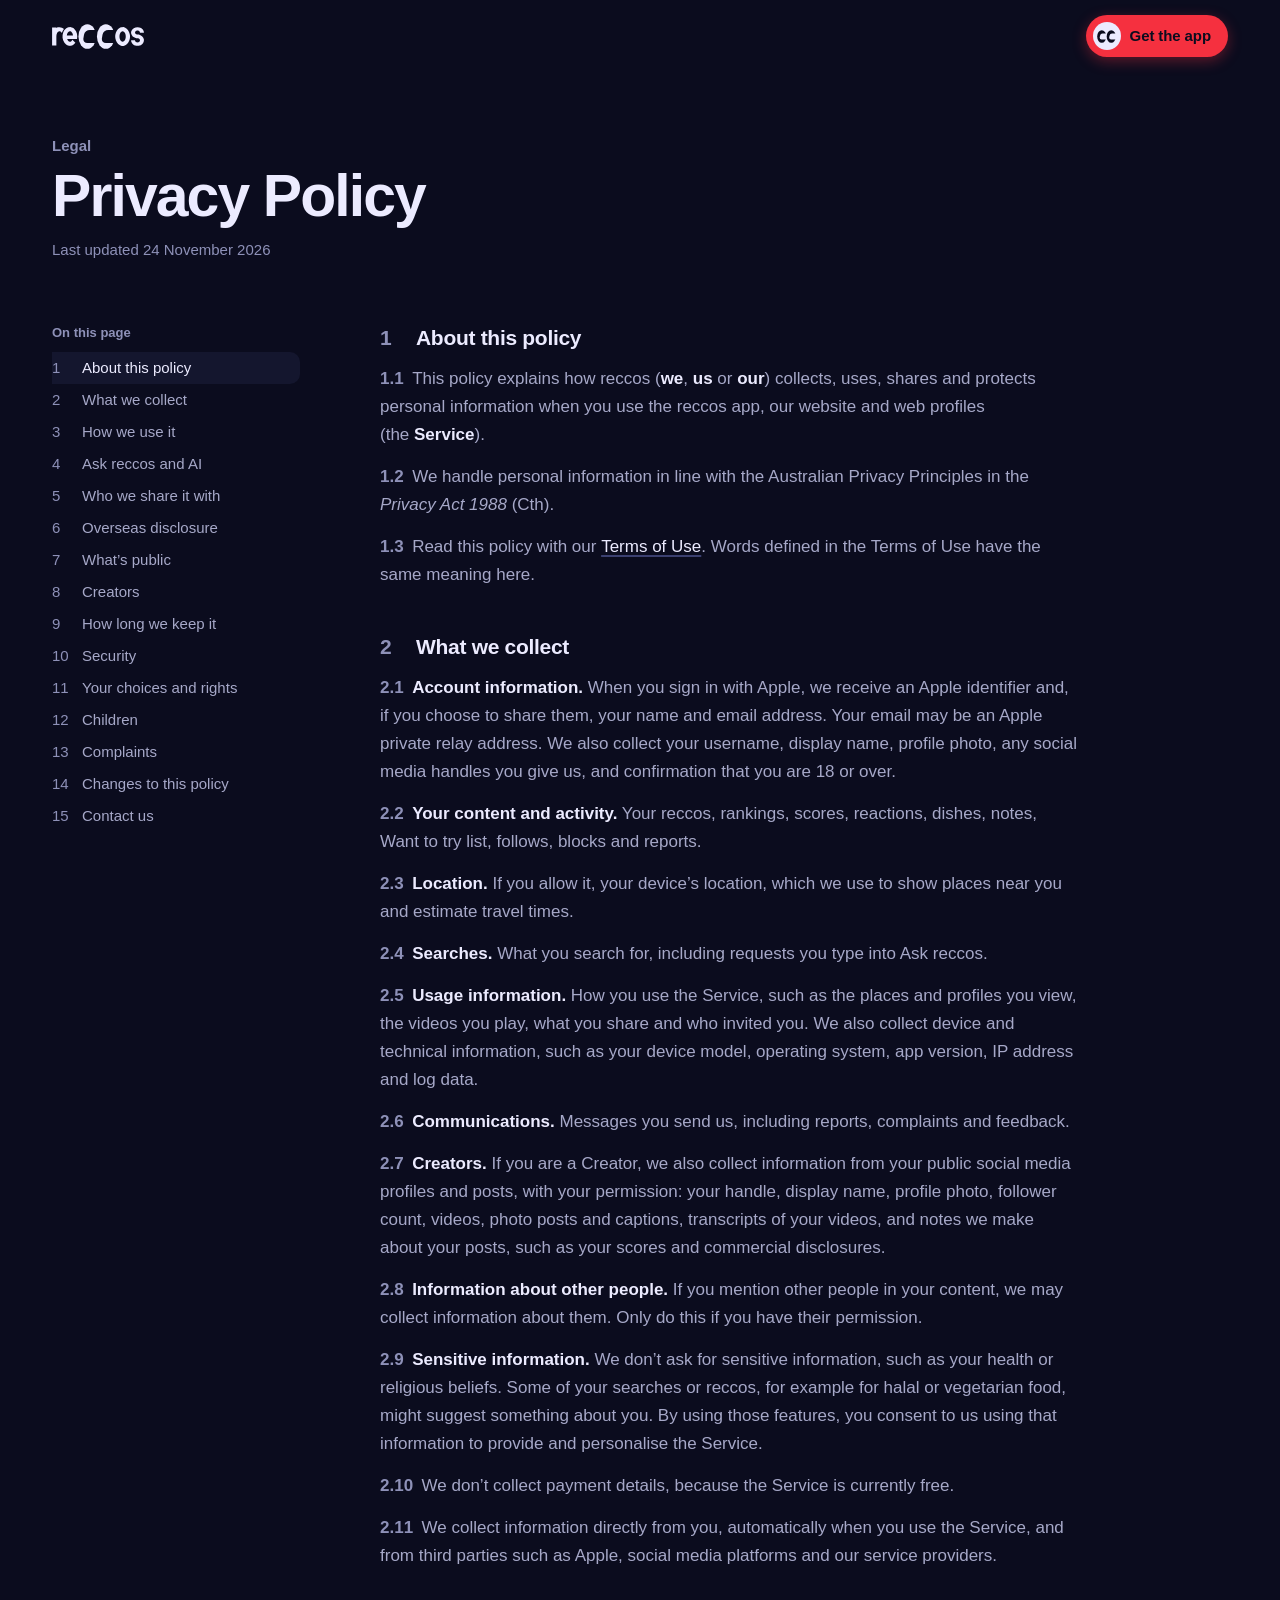
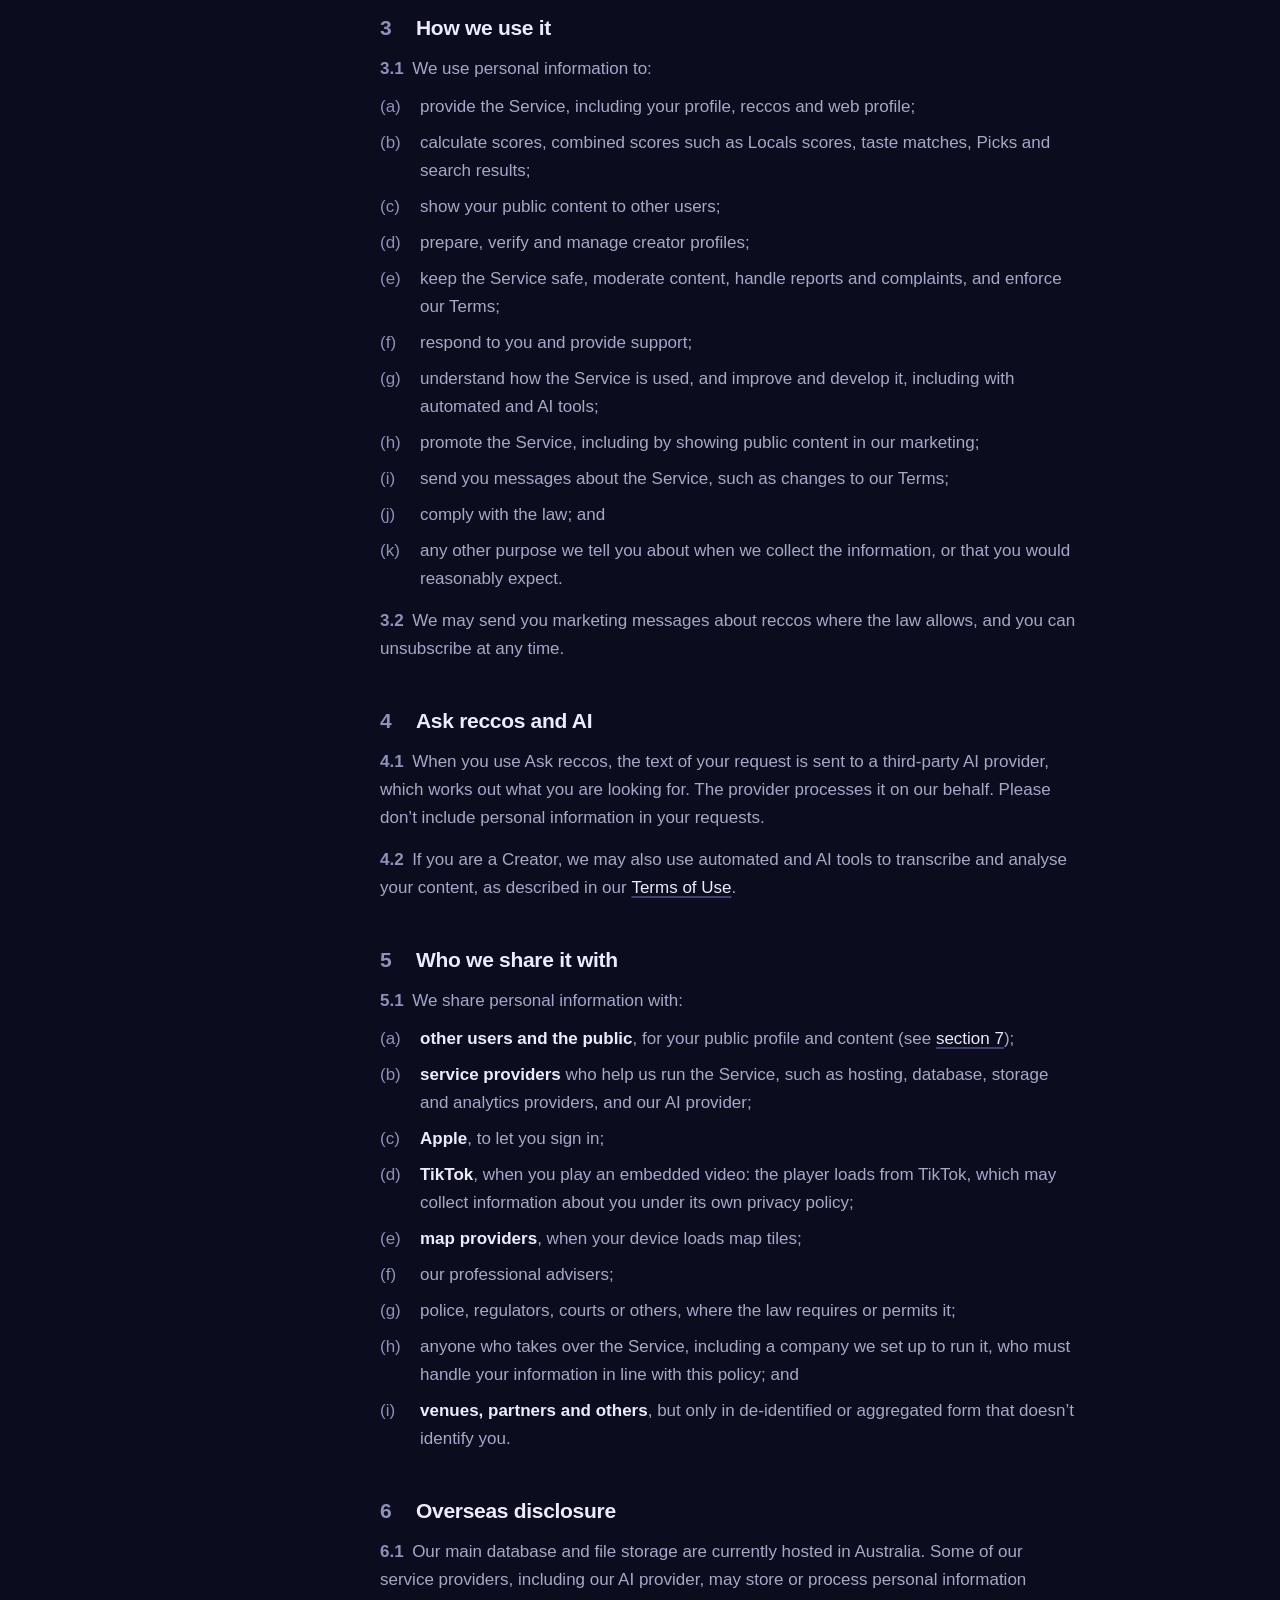
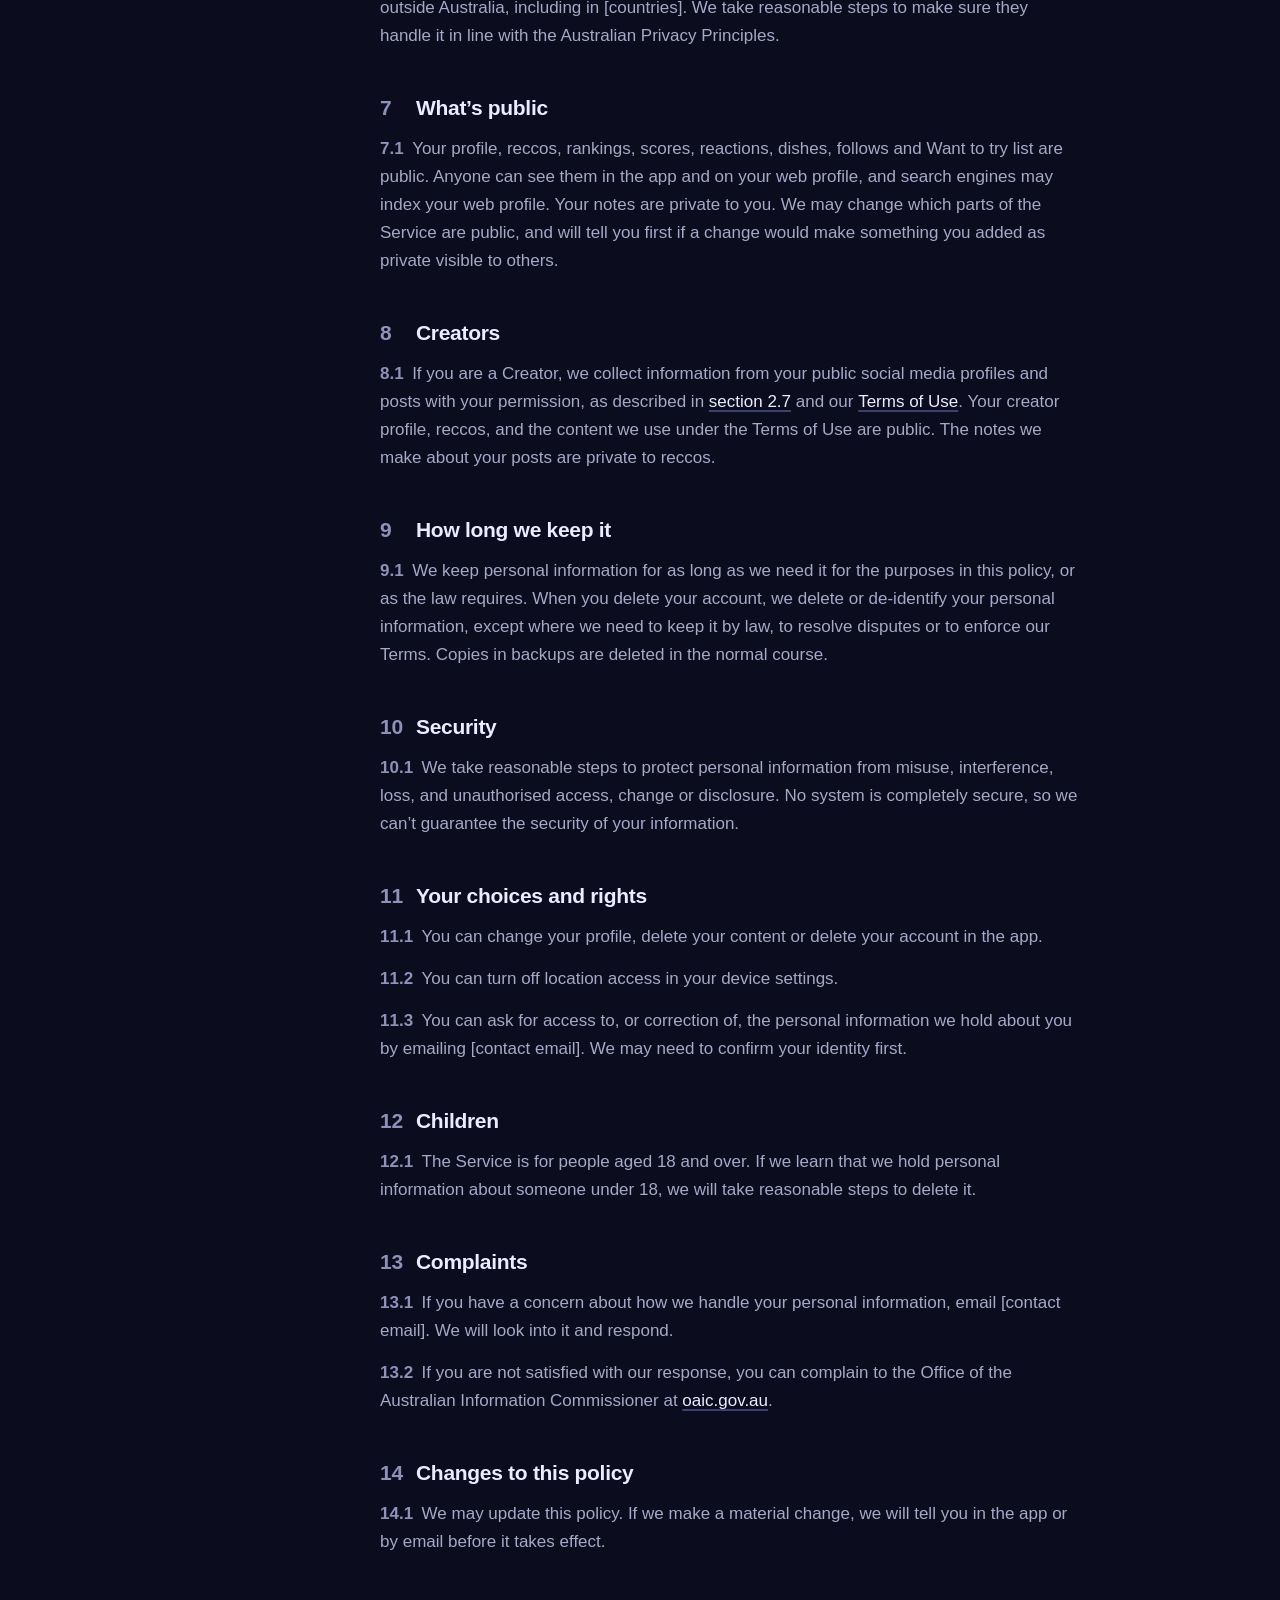
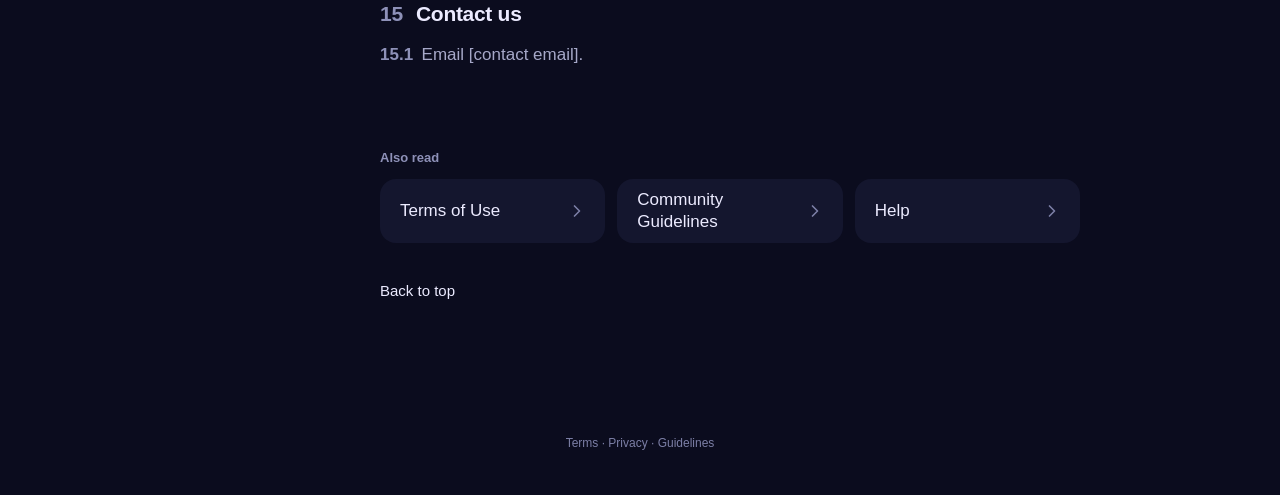
<file: site/privacy/index.html>
<!doctype html>
<html lang="en-AU">
<head>
<meta charset="utf-8">
<meta name="viewport" content="width=device-width, initial-scale=1, viewport-fit=cover">
<title>Privacy Policy · reccos</title>
<meta name="description" content="What reccos collects, how we use it, who sees what, and your choices.">
<meta name="robots" content="noindex">
<meta name="theme-color" content="#0B0C1E">
<meta name="color-scheme" content="dark">
<link rel="icon" href="../favicon.svg" type="image/svg+xml">
<link rel="icon" href="../favicon-32.png" sizes="32x32" type="image/png">
<link rel="apple-touch-icon" href="../apple-touch-icon.png">
<style>
html,body{margin:0;padding:0;background:#0B0C1E}
body{margin:0;background:#0B0C1E}
.rc{--n950:#0B0C1E;--n900:#14162E;--n800:#1D2040;--n700:#2A2E55;--n600:#3B4070;--ink:#ECEBFF;--mut:#A6A8C8;--fnt:#7C7FA6;--red:#F5303F;--redt:#FF5A66;--redtint:#411B31;--gold:#FFC247;--goldt:#FFD27A;--goldtint:#33291A;--slate:#8E91B8;--slatet:#C4C6E3;--slatetint:#23264A;--flame:#FF9F1C;--blue:#5B8CFF;--herb:#9CCE62;--latte:#DEA678;--neon:#AA8CFF;--lagoon:#54C4D6;--bounce:cubic-bezier(0.34,1.56,0.64,1);--snap:cubic-bezier(0.2,0.9,0.3,1);--glide:cubic-bezier(0.25,0.9,0.3,1);--glass:rgba(29,32,64,.55);--stroke:rgba(255,255,255,.14);
  position:relative;background:var(--n950);color:var(--ink);font-family:'Helvetica Neue',Helvetica,Arial,sans-serif;font-size:17px;line-height:24px;-webkit-font-smoothing:antialiased;-moz-osx-font-smoothing:grayscale;text-rendering:optimizeLegibility;overflow-x:clip;min-height:100%}
.rc *,.rc *::before,.rc *::after{box-sizing:border-box}
.rc a{color:inherit;text-decoration:none}
.rc button{font:inherit;color:inherit;background:none;border:0;padding:0;margin:0;cursor:pointer;-webkit-tap-highlight-color:transparent}
.rc :focus-visible{outline:2px solid var(--ink);outline-offset:3px;border-radius:10px}
.rc :where(h1,h2,h3,p,ul,ol){margin:0}
.rc h1,.rc h2,.rc h3{text-wrap:balance}
.rc p{text-wrap:pretty}
.tab{font-variant-numeric:tabular-nums}
.sr{position:absolute;width:1px;height:1px;overflow:hidden;clip:rect(0 0 0 0);white-space:nowrap}
.pg{container:pg/inline-size;position:relative}
.w{width:100%;max-width:1264px;margin:0 auto;padding:0 44px}
.ink{color:var(--ink)}
.defs{position:absolute;width:0;height:0;overflow:hidden}
svg.mk{display:block;flex:none;overflow:visible}

/* ---------- wordmark (only the eyes move) ---------- */
.wm{display:block;flex:none;overflow:visible}
.wm .shut{opacity:0}
.wm.blink .open{opacity:0}.wm.blink .shut{opacity:1}

/* ---------- header ---------- */
.hd{position:sticky;top:0;z-index:30;height:72px}
.hd::before{content:'';position:absolute;inset:0;background:var(--glass);-webkit-backdrop-filter:blur(24px) saturate(180%);backdrop-filter:blur(24px) saturate(180%);opacity:0;transition:opacity 380ms var(--glide)}
.rc.scrolled .hd::before{opacity:1}
.hd .w{position:relative;height:100%;display:flex;align-items:center;gap:24px}
.brand{display:flex;align-items:center;height:44px;flex:none}
.brand .wm{height:25px;width:92px}
.nav{display:flex;gap:2px;margin:0 auto;padding:4px;border-radius:999px}
.nav a{position:relative;display:block;padding:8px 14px;font-size:15px;line-height:20px;font-weight:500;color:var(--mut);border-radius:999px;transition:color 220ms var(--snap)}
.nav a:hover{color:var(--ink)}
.nav{align-items:center}
.nav-sep{width:1px;height:18px;margin:0 12px;border-radius:1px;background:var(--n600);flex:none}
.nav a::after{content:'';position:absolute;left:14px;right:14px;bottom:3px;height:2px;border-radius:1px;background:var(--red);transform:scaleX(0);transition:transform 320ms var(--bounce)}
.nav a.on{color:var(--ink)}.nav a.on::after{transform:scaleX(1)}
.gta{position:relative;flex:none;display:inline-flex;align-items:center;gap:9px;height:42px;padding:0 17px 0 7px;border-radius:999px;background:var(--red);color:var(--n950)!important;font-size:15px;line-height:20px;font-weight:700;letter-spacing:-.1px;white-space:nowrap;box-shadow:0 4px 14px rgba(245,48,63,.35);transition:transform 320ms var(--bounce),box-shadow 320ms var(--glide)}
.gta:hover{transform:translateY(-2px);box-shadow:0 10px 26px rgba(245,48,63,.5)}
.gta:active{transform:scale(.94);transition-duration:110ms}
.chip{position:relative;flex:none;width:28px;height:28px;border-radius:50%;background:var(--ink)}
.chip svg{position:absolute;left:50%;top:50%;width:19px;height:13px;margin:-6.5px 0 0 -9.5px;transition:opacity 160ms linear,transform 380ms var(--bounce)}
.chip .eo{color:var(--n950)}
.chip .eh{color:var(--red);opacity:0;transform:scale(.4)}
.gta:hover .chip .eo{opacity:0}.gta:hover .chip .eh{opacity:1;transform:scale(1.12)}

/* ---------- type ---------- */
.h1{font-size:clamp(48px,6.2cqi,88px);line-height:.95;letter-spacing:-.036em;font-weight:700;max-width:6.9em}
.h2{font-size:clamp(34px,3.9cqi,54px);line-height:1.02;letter-spacing:-.032em;font-weight:700}
.h3{font-size:clamp(26px,2.3cqi,32px);line-height:1.1;letter-spacing:-.025em;font-weight:700}
.lede{font-size:clamp(18px,1.6cqi,21px);line-height:1.5;color:var(--mut);max-width:36em;text-wrap:balance}
.eyebrow{display:flex;align-items:center;gap:8px;font-size:15px;line-height:20px;font-weight:600;color:var(--mut)}

/* lockups: a thin word on the wordmark's baseline, at its x-height (Wordmark.tsx Lockup) */
/* The word's baseline sits on the r e o s baseline (260 of the wordmark's 304): an inline-block SVG stands on its
   bottom margin edge, so a negative bottom margin of the eyes' overhang lowers it onto the text's baseline. */
.lock{--h:clamp(46px,4.7cqi,66px);display:block;font-size:calc(var(--h)*1.4);line-height:1;white-space:nowrap;margin-bottom:28px}
.lock .lw{font-weight:100;letter-spacing:-.5px;margin-right:calc(var(--h)*.28);white-space:nowrap}
.lock .wm{display:inline-block;vertical-align:baseline;height:var(--h);width:calc(var(--h)*3.6732);margin-bottom:calc(var(--h)*-.1382)}

/* ---------- reveal (only once JS is running) ---------- */
.js .rv{opacity:0;transform:translateY(22px);transition:opacity 520ms var(--glide),transform 720ms var(--glide)}
.js .rv.in{opacity:1;transform:none}
.rm .rv,.rm .cards .cc{opacity:1!important;transform:none!important}

/* ---------- hero ---------- */
.hero{display:grid;grid-template-columns:minmax(0,1fr) 500px;gap:40px;align-items:center;padding-top:44px;padding-bottom:24px;min-height:min(860px,calc(100vh - 72px))}
.hcopy{display:flex;flex-direction:column;align-items:flex-start;min-width:0}
.chat{display:flex;flex-direction:column;gap:3px;margin-bottom:30px}
.msg{display:flex;align-items:flex-end;gap:8px}
.msg .av{width:30px;height:30px;border-radius:50%;flex:none;display:grid;place-items:center;font-size:13px;line-height:1;font-weight:700}
.msg .av.ghost{visibility:hidden}
.mcol{display:flex;flex-direction:column;align-items:flex-start;gap:4px}
.who{font-size:12px;line-height:16px;color:var(--fnt);padding-left:13px}
.who b{font-weight:500;color:var(--mut)}
.bub{display:inline-block;background:var(--n800);padding:9px 15px 10px;font-size:17px;line-height:22px;letter-spacing:-.2px;border-radius:20px}
.bub.t1{border-radius:20px 20px 20px 6px}.bub.t2{border-radius:6px 20px 20px 20px}.bub.t3{border-radius:6px 20px 20px 6px}
.stamp{font-size:12px;line-height:16px;color:var(--fnt);padding:7px 0 3px 51px}
.js .hero .msg,.js .hero .stamp{opacity:0;transform:translateY(10px) scale(.94);transform-origin:0 100%}
.js .hero .msg.on,.js .hero .stamp.on{opacity:1;transform:none;transition:transform 420ms var(--bounce),opacity 200ms linear}
.js .hero .msg.on.out,.js .hero .stamp.on.out{opacity:0;transform:none;transition:opacity 380ms var(--glide)}
.js .hero .h1,.js .hero .lede,.js .hero .get,.js .hero .facts{opacity:0;transform:translateY(18px)}
.js .hero .on.h1,.js .hero .on.lede,.js .hero .on.get,.js .hero .on.facts{opacity:1;transform:none;transition:opacity 420ms var(--glide),transform 640ms var(--glide)}
.hero .lede{margin-top:22px}
.get{display:flex;flex-wrap:wrap;align-items:center;gap:14px 22px;margin-top:34px}
.get-l{display:flex;flex-direction:column;align-items:flex-start;gap:12px}
.badge{display:inline-flex;flex-direction:column;justify-content:center;gap:2px;height:58px;padding:0 22px 0 20px;border-radius:13px;background:#000;color:#fff!important;transition:transform 320ms var(--bounce),box-shadow 320ms var(--glide)}
.badge:hover{transform:translateY(-2px);box-shadow:0 10px 30px rgba(0,0,0,.45)}
.badge:active{transform:scale(.96);transition-duration:110ms}
.badge small{font-size:11px;line-height:12px;font-weight:500;letter-spacing:.1px}
.badge span{font-size:23px;line-height:24px;font-weight:500;letter-spacing:-.5px}
.ionly{display:none;font-size:15px;line-height:20px;color:var(--mut)}
.android .badge,.android .qr{display:none}.android .ionly{display:block}
.qr{display:none;align-items:center;gap:14px;padding:9px 18px 9px 9px;border-radius:22px;background:var(--n900)}
@media (hover:hover) and (pointer:fine){.qr{display:flex}}
.qr-code{position:relative;width:104px;height:104px;border-radius:15px;background:var(--ink);padding:8px;flex:none}
.qr-code svg{display:block;width:88px;height:88px}
.qr-mid{position:absolute;left:50%;top:50%;width:26px;height:26px;margin:-13px 0 0 -13px;border-radius:8px;background:var(--n950);display:grid;place-items:center}
.qr-mid svg{position:absolute;left:50%;top:50%;width:17px;height:12px;margin:-6px 0 0 -8.5px}
.qr-mid .eo{color:var(--ink);animation:qrO 6.4s infinite}
.qr-mid .eh{color:var(--red);opacity:0;animation:qrH 6.4s infinite}
.rm .qr-mid .eo{opacity:0}.rm .qr-mid .eh{opacity:1}
@keyframes qrO{0%,11%{opacity:1;transform:none}13%{transform:scaleY(.1)}15%,22%{transform:none}28%,40%{transform:translateX(1.5px)}45%{opacity:1;transform:none}49%,87%{opacity:0;transform:scale(.6)}93%,100%{opacity:1;transform:none}}
@keyframes qrH{0%,45%{opacity:0;transform:scale(.4)}51%{opacity:1;transform:scale(1.15)}55%{transform:none}62%{transform:scale(1.22)}66%{transform:none}70%{transform:scale(1.12)}74%,85%{opacity:1;transform:none}90%,100%{opacity:0;transform:scale(.4)}}
.qr-t{display:flex;flex-direction:column;gap:3px;max-width:128px}
.qr-t b{font-size:15px;line-height:20px;font-weight:600}
.qr-t span{font-size:13px;line-height:18px;color:var(--mut)}
.filmbtn{display:inline-flex;align-items:center;gap:11px;padding:2px 6px 2px 2px;border-radius:999px}
.filmbtn .pl{width:42px;height:42px;border-radius:50%;background:var(--glass);-webkit-backdrop-filter:blur(24px) saturate(180%);backdrop-filter:blur(24px) saturate(180%);display:grid;place-items:center;transition:transform 320ms var(--bounce),background 220ms var(--snap)}
.filmbtn .pl svg{width:14px;height:14px;margin-left:2px}
.filmbtn:hover .pl{transform:scale(1.08);background:var(--n700)}
.filmbtn b{font-size:16px;line-height:20px;font-weight:600}
.filmbtn i{font-style:normal;font-size:14px;line-height:20px;color:var(--fnt);margin-left:-3px}
.facts{display:flex;flex-wrap:wrap;align-items:center;gap:6px 14px;margin:30px 0 0;padding:0;list-style:none;font-size:14px;line-height:20px;color:var(--mut)}
.facts li{display:flex;align-items:center;gap:14px}
.facts li+li::before{content:'';width:3px;height:3px;border-radius:50%;background:var(--n600)}
.facts b{font-weight:600;color:var(--ink)}

/* the sort: a creator's TikToks fly into reccos and land as a scored list */
.sort{position:relative;width:500px;height:660px;justify-self:end}
.sort::before{content:'';position:absolute;right:-60px;top:40px;width:520px;height:560px;border-radius:50%;background:radial-gradient(closest-side,rgba(179,155,255,.16),rgba(179,155,255,0));pointer-events:none}
.tile{position:absolute;left:var(--x);top:var(--y);width:108px;height:192px;z-index:1;transform:rotate(var(--r));transition:transform 320ms var(--bounce),opacity 220ms linear}
.tile.hid{opacity:0;transform:rotate(var(--r)) scale(.9);transition:none}
.tile.fly{opacity:0;transform:translate(var(--fx),var(--fy)) rotate(0deg) scale(var(--fs));transition:transform 640ms var(--glide),opacity 180ms linear 420ms}
.tile-in{width:100%;height:100%;border-radius:14px;overflow:hidden;position:relative;background:var(--n800);box-shadow:0 10px 30px rgba(0,0,0,.45);animation:drift 7s ease-in-out infinite alternate;animation-delay:var(--dd)}
.tile-in img{display:block;width:100%;height:100%;object-fit:cover}
.tile .tc{position:absolute;left:6px;bottom:6px;display:flex;align-items:center;gap:5px;height:22px;padding:0 8px 0 3px;border-radius:11px;background:var(--glass);-webkit-backdrop-filter:blur(24px) saturate(180%);backdrop-filter:blur(24px) saturate(180%);font-size:10px;line-height:12px;font-weight:600}
.tile .tc img{width:16px;height:16px;border-radius:50%}
.tile .tc svg{width:7px;height:7px}
@keyframes drift{from{transform:translateY(6px)}to{transform:translateY(-8px)}}
.sort .phone{position:absolute;right:0;top:0;z-index:2}
.kss{position:absolute;inset:0}
.ks{opacity:0;transition:opacity 420ms var(--glide)}
.ks.on{opacity:1}
.rc:not(.js) .tg~.tg,.rm .tg~.tg{display:none}

/* ---------- phone frame + 390pt screens, zoomed (re-laid out, so text stays sharp) ---------- */
.phone{--z:.7231;--b:9px;position:relative;width:calc(390px*var(--z) + var(--b)*2);height:calc(844px*var(--z) + var(--b)*2);padding:var(--b);border-radius:calc(56px*var(--z) + var(--b));background:linear-gradient(150deg,#323765 0%,#1D2040 22%,#14162E 60%,#262A52 100%);box-shadow:0 34px 80px rgba(0,0,0,.55),0 10px 30px rgba(0,0,0,.45);flex:none}
.phone::before,.phone::after{content:'';position:absolute;width:3px;border-radius:2px;background:#2A2E55}
.phone::before{left:-3px;top:22%;height:7%;box-shadow:0 calc(844px*var(--z)*.1) 0 #2A2E55}
.phone::after{right:-3px;top:28%;height:11%}
.clip{position:relative;width:calc(390px*var(--z));height:calc(844px*var(--z));border-radius:calc(56px*var(--z));overflow:hidden;background:var(--n950);isolation:isolate}
.clip::after{content:'';position:absolute;left:50%;top:calc(11px*var(--z));width:calc(124px*var(--z));height:calc(36px*var(--z));margin-left:calc(-62px*var(--z));border-radius:999px;background:#000;z-index:9}
.scr{position:absolute;left:0;top:0;width:390px;height:844px;zoom:var(--z);overflow:hidden;background:var(--n950);font-size:17px;line-height:22px}
.sbar{height:54px;display:flex;align-items:center;justify-content:space-between;padding:6px 30px 0 44px;font-size:17px;font-weight:600;letter-spacing:-.3px}
.sbar svg{display:block}
.sbar .ic{display:flex;gap:6px;align-items:center}
.tbar{height:44px;display:flex;align-items:center;justify-content:space-between;padding:0 10px 0 8px}
.tbar svg{display:block}
.home{position:absolute;left:50%;bottom:8px;width:134px;height:5px;margin-left:-67px;border-radius:3px;background:rgba(236,235,255,.9)}

/* rows as in the app */
.rk{width:30px;flex:none;font-size:26px;line-height:28px;font-weight:300;letter-spacing:-.8px;color:var(--fnt);font-variant-numeric:tabular-nums}
.nm{font-size:17px;line-height:22px;font-weight:500;letter-spacing:-.2px;white-space:nowrap;overflow:hidden;text-overflow:ellipsis}
.cap{font-size:13px;line-height:18px;color:var(--mut);white-space:nowrap;overflow:hidden;text-overflow:ellipsis}
.sc{font-size:19px;line-height:22px;font-weight:500;letter-spacing:-.3px;font-variant-numeric:tabular-nums;flex:none}
.lov{color:var(--redt)}.fin{color:var(--goldt)}.dis{color:var(--slatet)}
.g4{opacity:.4}.g2{opacity:.2}
.prow{display:flex;align-items:center;gap:14px;padding:12px 20px;position:relative}
.prow::after{content:'';position:absolute;left:20px;right:20px;bottom:0;height:1px;background:var(--n800)}
.prow .tx{flex:1;min-width:0}

/* hero screen: a creator's profile */
.kp{padding:2px 20px 0;display:flex;gap:14px;align-items:center}
.kp img{width:64px;height:64px;border-radius:50%;flex:none}
.kp .kn{font-size:22px;line-height:27px;font-weight:700;letter-spacing:-.5px;display:flex;align-items:center;gap:6px}
.kp .kn svg{width:19px;height:19px}
.kp .kh{font-size:14px;line-height:19px;color:var(--mut)}
.kfoc{padding:14px 20px 0;font-size:15px;line-height:21px;color:var(--mut)}
.follow{margin:16px 20px 0;height:44px;border-radius:16px;background:var(--red);color:var(--n950);font-size:16px;font-weight:700;display:grid;place-items:center}
.ctabs{display:flex;padding:18px 8px 0}
.ctab{flex:1;height:68px;display:flex;flex-direction:column;align-items:center;gap:4px;position:relative}
.ctab .mw{position:relative;width:30px;height:38px;display:flex;align-items:flex-end;justify-content:center}
.ctab .mw svg{width:30px;height:30px}
.ctab .bd{position:absolute;top:0;left:29px;min-width:18px;height:18px;padding:0 5px;border-radius:9px;font-size:11px;line-height:18px;font-weight:700;color:var(--n950);text-align:center;font-variant-numeric:tabular-nums}
.ctab .lb{font-size:13px;line-height:17px;font-weight:600;letter-spacing:-.1px}
.ctab .ul{position:absolute;left:24%;right:24%;bottom:0;height:3px;border-radius:2px}
.krows{margin-top:6px;border-top:1px solid var(--n800)}
.js .krow{opacity:0;transform:translateY(14px)}
.js .krow .sc{opacity:0;transform:translateY(5px)}
.js .krow.on{opacity:1;transform:none;transition:transform 420ms var(--bounce),opacity 180ms linear}
.js .krow.on .sc{opacity:1;transform:none;transition:opacity 220ms linear 140ms,transform 320ms var(--snap) 140ms}
.js .krow.off{opacity:0;transform:none;transition:opacity 260ms linear}

/* ---------- acts ---------- */
.act{padding-top:168px}
.ahead{display:flex;flex-direction:column;align-items:flex-start}
.ahead .lede{margin-top:20px}
.cards{margin-top:52px;display:grid;grid-template-columns:repeat(3,minmax(0,1fr));gap:18px}
.cc{position:relative;display:block;border-radius:22px;overflow:hidden;background:var(--n900);isolation:isolate;transition:transform 320ms var(--bounce),box-shadow 320ms var(--glide)}
.cc::before{content:'';position:absolute;inset:0;z-index:-1;background:radial-gradient(circle at 0 0,color-mix(in srgb,var(--ac) 22%,transparent),transparent 72%)}
.cc:hover{transform:translateY(-4px);box-shadow:0 10px 30px rgba(0,0,0,.45)}
.cc:active{transform:scale(.94);transition:transform 220ms var(--snap)}
.cc .wmk{position:absolute;right:-50px;top:-50px;width:132px;height:132px;color:var(--herb);opacity:.14;transform:rotate(-14deg);z-index:-1;transition:transform 520ms var(--bounce)}
.cc:hover .wmk{transform:rotate(-8deg) translateY(-6px)}
@media (hover:hover){.cc:hover{animation:jig 640ms var(--bounce)}}
@keyframes jig{0%{rotate:0deg;scale:1}18%{rotate:-2.2deg;scale:1.03 .97}42%{rotate:1.6deg;scale:.985 1.02}66%{rotate:-.7deg;scale:1.01 .995}100%{rotate:0deg;scale:1}}
.cc-in{padding:20px 20px 22px;display:flex;flex-direction:column;gap:18px}
.cc-h{display:flex;align-items:center;gap:12px}
.cc-h img{width:48px;height:48px;border-radius:50%;flex:none;background:var(--n700)}
.cc-h .t{flex:1;min-width:0}
.cc-h .hn{display:flex;align-items:center;gap:5px;font-size:17px;line-height:22px;font-weight:500;letter-spacing:-.2px}
.cc-h .hn svg{width:16px;height:16px}
.cc-h .fl{margin-top:2px;font-size:13px;line-height:17px;font-weight:500;color:var(--mut);white-space:nowrap;overflow:hidden;text-overflow:ellipsis}
.cc-h .chev{position:relative;width:20px;height:20px;flex:none;transition:transform 320ms var(--bounce)}
.cc:hover .cc-h .chev{transform:translateX(3px)}
.cc-l{display:flex;flex-direction:column;gap:10px}
.cc-r{display:flex;align-items:center;gap:9px}
.cc-r svg{width:18px;height:18px;color:var(--herb)}
.cc-r .n{flex:1;min-width:0;font-size:15px;line-height:20px;font-weight:600;white-space:nowrap;overflow:hidden;text-overflow:ellipsis}
.cc-r .s{font-size:15px;line-height:20px;font-weight:700;font-variant-numeric:tabular-nums}
.js .cards .cc{opacity:0;transform:translateY(70px) rotate(var(--t)) scale(.9)}
.js .cards.in .cc{opacity:1;transform:none;transition:transform 640ms var(--bounce) calc(var(--i)*60ms),opacity 240ms linear calc(var(--i)*60ms),box-shadow 320ms var(--glide)}
.js .cards.in .cc:hover{transform:translateY(-4px);transition-delay:0ms}

.ask{margin-top:150px;display:grid;grid-template-columns:minmax(0,1fr) auto;gap:72px;align-items:center}
.ask .phone{--z:.7436;justify-self:center}
.ask-t{display:flex;flex-direction:column;align-items:flex-start;gap:20px;max-width:520px}
.prompt{display:flex;align-items:center;gap:12px;min-height:54px;padding:0 22px 0 16px;border-radius:26px;background:var(--n800);font-size:18px;line-height:24px}
.prompt svg{width:22px;height:22px;flex:none}
.ask-n{display:flex;flex-direction:column;gap:12px;margin:8px 0 0;padding:0;list-style:none;font-size:16px;line-height:22px;color:var(--mut)}
.ask-n li{display:flex;gap:12px;align-items:flex-start}
.ask-n svg{width:20px;height:20px;margin-top:1px;flex:none}

/* ask screen */
.abox{margin:0 20px;min-height:50px;border-radius:24px;background:var(--n800);display:flex;align-items:center;gap:8px;padding:0 16px}
.abox svg{width:20px;height:20px;flex:none}
.abox .q{font-size:17px;line-height:22px;white-space:nowrap;overflow:hidden}
.abox .q::after{content:'';display:inline-block;width:2px;height:21px;margin-left:1px;vertical-align:-4px;background:var(--red);border-radius:1px;animation:caret 1s steps(1) infinite}
.done .abox .q::after{display:none}
@keyframes caret{50%{opacity:0}}
.asum{margin:18px 20px 0;font-size:17px;line-height:25.5px;letter-spacing:-.1px;color:var(--mut)}
.asum u{color:var(--ink);font-weight:500;text-decoration:underline;text-decoration-color:var(--n600);text-underline-offset:3px;text-decoration-thickness:1px}
.pick{margin:24px 20px 4px}
.pph{position:relative;height:204px;border-radius:20px;overflow:hidden;background:#242C34}
.pph>img{position:absolute;inset:0;width:100%;height:100%;object-fit:cover;animation:pdrift 16s ease-in-out 500ms infinite alternate}
@keyframes pdrift{to{transform:scale(1.08) translate(-5px,-2px)}}
.gchip{position:absolute;left:10px;bottom:10px;transition:transform 220ms var(--snap);height:34px;display:flex;align-items:center;gap:7px;padding:0 12px 0 5px;border-radius:17px;background:var(--glass);-webkit-backdrop-filter:blur(24px) saturate(180%);backdrop-filter:blur(24px) saturate(180%);font-size:13px;line-height:18px;font-weight:600}
.gchip img{width:22px;height:22px;border-radius:50%}
.gchip svg{width:11px;height:11px;margin-left:1px}
.prow2{display:flex;align-items:flex-start;gap:12px;margin-top:14px}
.prow2 .rk{margin-top:-1px}
.prow2 .tx{flex:1;min-width:0;display:flex;flex-direction:column;gap:4px}
.pn{font-size:22px;line-height:26.4px;font-weight:700;letter-spacing:-.5px}
.ps{font-size:26px;line-height:27.3px;font-weight:500;letter-spacing:-.8px;font-variant-numeric:tabular-nums}
.lby{margin:10px 0 0 42px;display:flex;align-items:center;gap:8px;font-size:13px;line-height:18px;color:var(--mut);white-space:nowrap}
.stack{display:flex}
.stack img{width:22px;height:22px;border-radius:50%;box-shadow:0 0 0 2px var(--n950)}
.stack img+img{margin-left:-9px}
.save{margin:6px 0 0 42px;height:44px;display:flex;align-items:center;gap:7px;font-size:15px;line-height:20px;font-weight:600;color:var(--redt)}
.save svg{width:18px;height:18px}
.credit{position:absolute;right:10px;top:10px;padding:3px 8px;border-radius:10px;background:var(--glass);-webkit-backdrop-filter:blur(24px) saturate(180%);backdrop-filter:blur(24px) saturate(180%);font-size:11px;line-height:14px;font-weight:500}
.arow{padding:13px 20px;border-bottom:1px solid var(--n800)}
.arow .top{display:flex;align-items:center;gap:12px}
.arow .tx{flex:1;min-width:0;display:flex;flex-direction:column;gap:3px}
.arow .rs{display:flex;flex-direction:column;align-items:flex-end;padding-top:2px}
.arow .rs svg{width:20px;height:20px;margin-top:8px}
.js .ascr .asum,.js .ascr .pick,.js .ascr .arow{opacity:0;transform:translateY(26px)}
.js .ascr.done .asum,.js .ascr.done .pick,.js .ascr.done .arow{opacity:1;transform:none;transition:transform 520ms var(--bounce),opacity 220ms linear}
.js .ascr.done .pick{transition-delay:120ms}.js .ascr.done .arow:nth-of-type(1){transition-delay:190ms}.js .ascr.done .arow{transition-delay:260ms}

/* the in-app video player: the place's videos side by side, one swipe apart */
.gchip.tap{transform:scale(.94)}
.vp{position:absolute;inset:0;z-index:5;opacity:0;pointer-events:none;transition:opacity 320ms var(--glide)}
.vp.open{opacity:1}
.vp-bg{position:absolute;inset:0;background:rgba(11,12,30,.74);-webkit-backdrop-filter:blur(14px);backdrop-filter:blur(14px)}
.vp .sbar{position:relative}
.vp-top{position:absolute;left:0;right:0;top:59px;height:64px;padding:10px 16px 0 20px;display:flex;align-items:center;gap:10px}
.vp-top .t{flex:1;min-width:0}
.vp-top .l{font-size:16px;line-height:20px;font-weight:500}
.gb{width:40px;height:40px;flex:none;border-radius:50%;background:var(--glass);-webkit-backdrop-filter:blur(24px) saturate(180%);backdrop-filter:blur(24px) saturate(180%);display:grid;place-items:center}
.gb svg{width:20px;height:20px}
.vr{position:absolute;left:45px;top:133px;display:flex;gap:14px;translate:0 0;scale:.86;opacity:0;transform-origin:150px 266px;transition:translate 560ms var(--glide),scale 520ms var(--glide),opacity 220ms linear}
.vp.open .vr{scale:1;opacity:1}
.vr.nt{transition:none}
.vc{position:relative;width:300px;height:533px;flex:none;border-radius:22px;overflow:hidden;background:var(--n800);opacity:.55;transition:opacity 380ms var(--glide)}
.vc.live{opacity:1}
.vc img{display:block;width:100%;height:100%;object-fit:cover}
.vc .pr{position:absolute;left:14px;right:14px;bottom:12px;height:3px;border-radius:2px;background:rgba(236,235,255,.3);overflow:hidden}
.vc .pr i{display:block;height:100%;background:var(--ink);transform:scaleX(0);transform-origin:0 50%}
.vp.open .vc.live .pr i{animation:prog 2600ms linear both}
@keyframes prog{to{transform:none}}
.vi{position:absolute;left:20px;right:20px;top:682px}
.vd{height:16px;display:flex;justify-content:center;align-items:center;gap:6px}
.vd i{width:6px;height:6px;border-radius:3px;background:var(--n600);transition:width 320ms var(--bounce),background 220ms var(--snap)}
.vd i.on{width:18px;background:var(--ink)}
.vms{position:relative;margin-top:14px;height:82px}
.vm{position:absolute;inset:0;opacity:0;transform:translateY(6px);transition:opacity 260ms var(--glide),transform 380ms var(--glide)}
.vm.on{opacity:1;transform:none}
.vm .r1{display:flex;align-items:center;gap:10px;height:44px}
.vm .r1>img{width:40px;height:40px;border-radius:50%;flex:none}
.vm .r1 .t{flex:1;min-width:0}
.vm .hn{display:flex;align-items:center;gap:5px;font-size:17px;line-height:22px;font-weight:500}
.vm .hn svg{width:15px;height:15px}
.vm .r1 .gb{margin-left:6px}
.vm .r2{margin-top:10px;height:28px;display:flex;align-items:center;gap:8px}
.vm .r2>svg{width:26px;height:18px;color:var(--red)}
.chipS{height:26px;padding:0 8px;border-radius:10px;background:var(--redtint);color:var(--redt);font-size:16px;line-height:26px;font-weight:500;letter-spacing:-.3px;font-variant-numeric:tabular-nums}

/* just opened */
.jo{margin-top:150px}
.sh{display:flex;align-items:center;gap:14px}
.sh svg{width:34px;height:34px;color:var(--gold)}
.sh-l{margin-top:10px;font-size:17px;line-height:24px;color:var(--mut)}
.jo-h{display:flex;align-items:flex-end;justify-content:space-between;gap:24px}
.rn-g{display:flex;gap:10px;flex:none}
.rc .rn{width:44px;height:44px;border-radius:50%;display:grid;place-items:center;background:var(--n800);color:var(--ink);cursor:pointer;transition:transform 320ms var(--bounce),background 220ms var(--snap),color 220ms var(--snap)}
.rn svg{width:22px;height:22px}
@media (hover:hover){.rc .rn:not(:disabled):hover{background:var(--n700)}}
.rc .rn:not(:disabled):active{transform:scale(.9);transition-duration:110ms}
.rc .rn:disabled{background:var(--n900);color:var(--n600);cursor:default}
@media (hover:none){.rn-g{display:none}}
.rail.drag{scroll-snap-type:none;user-select:none;-webkit-user-select:none}
.rail.drag,.rail.drag *{cursor:grabbing!important}
.rail{margin-left:calc(50% - 50cqi);margin-right:calc(50% - 50cqi);display:flex;gap:14px;overflow-x:auto;overscroll-behavior-x:contain;scroll-snap-type:x mandatory;scroll-padding-left:max(44px,calc((100cqi - 1264px)/2 + 44px));padding:26px max(44px,calc((100cqi - 1264px)/2 + 44px)) 30px;margin-top:4px;scrollbar-width:none}
.rail::-webkit-scrollbar{display:none}
.tk{flex:0 0 auto;width:344px;scroll-snap-align:start;display:flex}
.tk:active .tk-b{scale:.98;transition-duration:110ms}
.tk-b{position:relative;flex:1;display:flex;transition:scale 320ms var(--bounce);border-radius:20px;overflow:hidden;-webkit-mask:radial-gradient(circle 10px at calc(100% - 88px) 0,transparent 9.5px,#000 10px) top/100% 51% no-repeat,radial-gradient(circle 10px at calc(100% - 88px) 100%,transparent 9.5px,#000 10px) bottom/100% 51% no-repeat;mask:radial-gradient(circle 10px at calc(100% - 88px) 0,transparent 9.5px,#000 10px) top/100% 51% no-repeat,radial-gradient(circle 10px at calc(100% - 88px) 100%,transparent 9.5px,#000 10px) bottom/100% 51% no-repeat}
.tk-m{flex:1;min-width:0;display:flex;flex-direction:column;gap:10px;padding:14px 12px 10px 14px}
.tk-h{display:flex;align-items:center;gap:12px}
.tk-h .mw{width:40px;display:flex;justify-content:center;flex:none}
.tk-h .mw svg{width:30px;height:30px}
.tk-h .t{flex:1;min-width:0;display:flex;flex-direction:column;gap:2px}
.tk-n{font-size:17px;line-height:22px;font-weight:500;letter-spacing:-.2px;white-space:nowrap;overflow:hidden;text-overflow:ellipsis}
.tk-note{font-size:13px;line-height:17.5px;color:var(--mut);display:-webkit-box;-webkit-line-clamp:3;-webkit-box-orient:vertical;overflow:hidden}
.tk-a{margin-top:auto;display:inline-flex;align-items:center;gap:7px;min-height:40px;font-size:15px;line-height:19px;font-weight:600;letter-spacing:-.2px;color:var(--redt)}
.tk-a svg{width:18px;height:18px}
.tk-a .ar{display:inline-block;transition:transform 320ms var(--bounce)}
.tk:hover .tk-a .ar{transform:translateX(4px)}
.tk-s{position:relative;width:88px;flex:none;display:flex;flex-direction:column;align-items:center;justify-content:center;padding:12px 0;background:var(--red);color:var(--n950)}
.tk-s::before{content:'';position:absolute;left:0;top:6px;bottom:6px;width:2px;background:repeating-linear-gradient(to bottom,rgba(11,12,30,.4) 0 6px,transparent 6px 11px)}
.tk-s .k{font-size:12px;line-height:15px;font-weight:600}
.tk-s .d{font-size:44px;line-height:44px;font-weight:700;letter-spacing:-2px;font-variant-numeric:tabular-nums}
.tk-s .mo{font-size:14px;line-height:17px;font-weight:600}
.tk-s .sp{width:18px;height:18px;margin-top:6px}
.tk.soon .tk-s{background:var(--slatetint);color:var(--slatet)}
.tk.soon .tk-s::before{background:repeating-linear-gradient(to bottom,rgba(236,235,255,.18) 0 6px,transparent 6px 11px)}
.tk.soon .tk-s svg.fine{width:27px;height:19px;margin:6px 0}
.tk.soon .tk-a{color:var(--ink)}
.tk.all{width:140px}
.tk.all .tk-b{-webkit-mask:none;mask:none;background:var(--n800);flex-direction:column;align-items:center;justify-content:center;gap:2px}
.tk.all .d{font-size:44px;line-height:44px;font-weight:700;letter-spacing:-2px}
.tk.all .tk-a{margin:0;min-height:0}
@supports (animation-timeline:view()){
  .tk-b{animation:swing linear both;animation-timeline:view(inline);animation-range:cover 0% cover 100%}
  @keyframes swing{0%{transform:translateY(16px) rotate(8deg) scale(.9)}20%,80%{transform:translateY(0) rotate(-1.2deg) scale(1)}100%{transform:translateY(16px) rotate(-8deg) scale(.9)}}
}

/* ---------- act 2: my reccos ---------- */
/* The steps and the phone pin together; scrolling through the track moves the steps on. */
.pin{margin-top:40px;display:grid;grid-template-columns:minmax(0,1fr) auto;gap:72px;min-height:1490px}
.cv .pin{min-height:0}
.chs{position:sticky;top:110px;align-self:start;padding-top:20px;height:calc(844px*var(--pz,.8) + 38px);display:flex;flex-direction:column;justify-content:center;gap:48px}
.ch{position:relative;display:flex;gap:20px;cursor:pointer;text-align:left;align-items:flex-start}
.rc .ch{padding-left:28px}
.ch>.se,.ch>.ct{opacity:.38;transition:opacity 380ms var(--glide)}
.ch.now>.se,.ch.now>.ct{opacity:1}
/* The progress rail: the tablet's story bars, turned to run down beside the steps. */
.tl{position:absolute;left:0;top:-21px;bottom:-21px;width:3px;border-radius:2px;background:var(--n700);overflow:hidden}
.tl i{display:block;width:100%;height:100%;background:var(--ink);transform:scaleY(var(--f,0));transform-origin:50% 0}
.chs.auto .ch .tl i{transform:scaleY(0)}
.chs.auto .ch.done .tl i{transform:none}
.chs.auto .ch.now .tl i{animation:fillv var(--dur,5600ms) linear both}
@keyframes fillv{from{transform:scaleY(0)}to{transform:none}}
.ch .se{position:relative;width:44px;height:30px;margin-top:4px;flex:none}
.ch .se svg{position:absolute;left:0;top:0;width:44px;height:30px;transition:opacity 220ms linear,transform 420ms var(--bounce)}
.ch .se .a{color:var(--n600)}
.ch .se .n{color:var(--ink);opacity:0;transform:scale(.4)}
.ch .se .d{color:var(--red);opacity:0;transform:scale(.4)}
.ch.now .se .a,.ch.done .se .a{opacity:0}
.ch.now .se .n{opacity:1;transform:none}
.ch.done .se .d{opacity:1;transform:none}
.ch .ct{display:flex;flex-direction:column;gap:12px;max-width:440px}
.ch .ct .p{display:block;font-size:19px;line-height:28px;color:var(--mut)}
.pinside{position:sticky;top:110px;align-self:start;height:max-content;padding-top:20px}
.pinside .phone{--z:var(--pz,.8)}
.ss{position:absolute;inset:0}
.ss .scr{opacity:0;transform:translateY(10px) scale(.985);transition:opacity 140ms linear,transform 380ms var(--glide)}
.ss .scr.on{opacity:1;transform:none;transition:opacity 340ms var(--glide) 110ms,transform 420ms var(--glide) 110ms}
.bars{display:none}

/* screen 1: how was it? */
.hw{padding:0 20px}
.hw-h{margin-top:18px;display:flex;align-items:center;gap:14px}
.hw-h .mw{width:54px;display:flex;justify-content:center;flex:none}
.hw-h .mw svg{width:52px;height:52px;color:var(--herb)}
.hw-n{font-size:28px;line-height:31px;font-weight:700;letter-spacing:-.5px}
.hw-m{margin-top:4px;font-size:15px;line-height:19px;font-weight:600;color:var(--mut)}
.hw-p{margin-top:20px;height:150px;border-radius:22px;overflow:hidden}
.hw-p img{width:100%;height:100%;object-fit:cover;display:block}
.hw-q{margin-top:36px;font-size:22px;line-height:27px;font-weight:700;letter-spacing:-.5px}
.picks{margin:26px -8px 0;display:flex}
.pk{flex:1;display:flex;flex-direction:column;align-items:center;gap:12px;padding:12px 0;transition:opacity 260ms linear}
.pk .mm{position:relative;width:93px;height:64px}
.pk .mm>svg{width:93px;height:64px}
.pk .l{font-size:15px;line-height:20px;font-weight:600}
.pk.lv .mm{color:var(--red)}.pk.lv .l{color:var(--redt)}
.pk.fn .mm{color:var(--gold)}.pk.fn .l{color:var(--goldt)}
.pk.ds .mm{color:var(--slate)}.pk.ds .l{color:var(--slatet)}
.hw-note{position:absolute;left:20px;right:20px;bottom:46px;font-size:14px;line-height:20px;color:var(--mut);text-align:center}
.scr.play .pk .mm>svg{animation:mblink 3.2s ease-in-out infinite;transform-origin:50% 50%}
.scr.play .pk.fn .mm>svg{animation-delay:.4s}.scr.play .pk.ds .mm>svg{animation-delay:.8s}
@keyframes mblink{0%,40%,48%,100%{transform:scaleY(1)}44%{transform:scaleY(.08)}}
.scr.play .pk.lv{animation:press 760ms var(--bounce) 1500ms both}
.scr.play .pk.lv .mm>svg{animation:none}
.scr.play .pk.fn,.scr.play .pk.ds{animation:dim 260ms linear 1650ms both}
.scr.play .pk.fn .mm>svg,.scr.play .pk.ds .mm>svg{animation:none}
@keyframes press{0%{transform:none}18%{transform:scale(.88)}55%{transform:scale(1.14)}100%{transform:none}}
@keyframes dim{to{opacity:.32}}
.burst{position:absolute;left:50%;top:50%;width:0;height:0;pointer-events:none}
.burst .ring{position:absolute;left:-38px;top:-38px;width:76px;height:76px;border-radius:50%;opacity:0}
.scr.play .burst .ring{animation:ring 780ms var(--glide) 1620ms both}
@keyframes ring{0%{opacity:1;box-shadow:0 0 0 0 rgba(245,48,63,.65)}100%{opacity:1;box-shadow:0 0 0 48px rgba(245,48,63,0)}}
.burst i{position:absolute;left:-9px;top:-6px;opacity:0}
.burst i svg{display:block;width:18px;height:12px;color:var(--red)}
.burst b{position:absolute;left:-3px;top:-4px;width:6px;height:9px;border-radius:2px;opacity:0}
.scr.play .burst i,.scr.play .burst b{animation:fly 780ms var(--glide) 1620ms both}
@keyframes fly{0%{opacity:0;transform:translate(0,0) rotate(0deg)}12%{opacity:1}70%{opacity:1}100%{opacity:0;transform:translate(var(--dx),var(--dy)) rotate(var(--rt))}}

/* screen 2: head-to-head */
.du{padding:0 20px;display:flex;flex-direction:column;height:calc(844px - 98px)}
.du-t{margin-top:16px;font-size:30px;line-height:34px;font-weight:700;letter-spacing:-.7px}
.du-c{margin-top:6px;font-size:15px;line-height:20px;color:var(--mut)}
.du-m{flex:1;display:flex;flex-direction:column;justify-content:center;gap:4px;margin-top:14px}
.dc{flex:1;min-height:150px;display:flex;flex-direction:column;align-items:center;justify-content:center;gap:8px;padding:16px;border-radius:28px;text-align:center}
.dc .ph{width:132px;height:88px;border-radius:18px;overflow:hidden;margin-bottom:6px;box-shadow:0 10px 24px rgba(0,0,0,.45)}
.dc .ph img{width:100%;height:100%;object-fit:cover;display:block}
.dc.nw .ph{transform:rotate(-2deg)}.dc.ol .ph{transform:rotate(2deg)}
.dc .lb{font-size:13px;line-height:17px;font-weight:500}
.dc.nw .lb{color:var(--redt)}.dc.ol .lb{color:var(--mut)}
.dc .n{font-size:32px;line-height:35px;font-weight:700;letter-spacing:-.9px;transition:color 220ms linear}
.dc .m{font-size:15px;line-height:20px;color:var(--mut)}
.du-d{display:flex;align-items:center;gap:14px}
.du-d i{flex:1;height:1px;background:var(--n800)}
.du-d svg{width:44px;height:30px;color:var(--ink)}
.tie{margin:8px 0 52px;height:48px;display:flex;align-items:center;justify-content:center;gap:8px;font-size:16px;line-height:20px;font-weight:600}
.tie svg{width:15px;height:10px;color:var(--gold)}
.scr.play .dc.nw{animation:din 620ms var(--bounce) 80ms both}
.scr.play .dc.ol{animation:dinb 620ms var(--bounce) 170ms both}
@keyframes din{from{opacity:0;transform:translateY(-40px) rotate(-3deg) scale(.92)}to{opacity:1;transform:none}}
@keyframes dinb{from{opacity:0;transform:translateY(40px) rotate(3deg) scale(.92)}to{opacity:1;transform:none}}
.scr.play .du-d svg{animation:lookud 2.4s ease-in-out 500ms 1 both}
@keyframes lookud{0%,100%{transform:none}25%,40%{transform:translateY(-5px)}60%,75%{transform:translateY(5px)}}
.scr.play .dc.nw .in{animation:win 700ms var(--bounce) 2100ms both}
.scr.play .dc.nw .n{animation:winc 1ms linear 2180ms both}
.scr.play .dc.ol .in{animation:lose 520ms var(--glide) 2100ms both}
.dc .in{display:flex;flex-direction:column;align-items:center;gap:8px}
@keyframes win{0%{transform:none}18%{transform:scale(.96)}60%{transform:scale(1.15)}100%{transform:scale(1.12)}}
@keyframes winc{to{color:var(--redt)}}
@keyframes lose{to{transform:translateY(16px) rotate(-5deg);opacity:.34}}

/* screen 3: my reccos list */
.ml-h{padding:6px 20px 0;display:flex;align-items:flex-end;justify-content:space-between}
.ml-h .lock{--h:34px;margin:0}
.mlrows{position:relative;margin-top:6px;border-top:1px solid var(--n800)}
.scr.play .mlrows .prow:not(.new){animation:shift 560ms var(--bounce) 900ms both}
@keyframes shift{from{transform:translateY(-64px)}to{transform:none}}
.scr.play .mlrows .prow.new{animation:land 640ms var(--bounce) 1000ms both}
@keyframes land{from{opacity:0;transform:translateY(-40px) scale(.96)}to{opacity:1;transform:none}}
.scr.play .ctab.on .bd{animation:bpop 420ms var(--bounce) 1300ms both}
@keyframes bpop{0%{transform:scale(1)}40%{transform:scale(1.35)}100%{transform:scale(1)}}
.ctab .bd .b1{position:absolute;left:0;right:0;top:0;opacity:0}
.scr.play .ctab.on .bd .b0{animation:bout 1ms linear 1380ms both}
.scr.play .ctab.on .bd .b1{animation:bin 1ms linear 1380ms both}
@keyframes bout{to{opacity:0}}
@keyframes bin{to{opacity:1}}

/* payoff: the thread picks up where the hero left off */
.pay{margin-top:120px;display:grid;grid-template-columns:minmax(0,1fr) minmax(0,440px);gap:56px;align-items:center;padding:64px 64px 64px 64px;border-radius:28px;background:var(--n900);position:relative;overflow:hidden;isolation:isolate}
.pay::before{content:'';position:absolute;left:-10%;top:-30%;width:70%;height:120%;z-index:-1;background:radial-gradient(closest-side,rgba(245,48,63,.07),rgba(245,48,63,0))}
.pay-t{display:flex;flex-direction:column;align-items:flex-start}
.pay-k{font-size:clamp(19px,1.7cqi,23px);line-height:1.3;color:var(--mut);text-wrap:balance}
.pay-h{margin-top:8px;font-size:clamp(52px,6.2cqi,86px);line-height:.98;letter-spacing:-.038em;font-weight:700;white-space:nowrap}
.hl{color:var(--redt);white-space:nowrap;background:url('img/stroke.svg') no-repeat 0 84%/0% .46em;-webkit-box-decoration-break:clone;box-decoration-break:clone;padding:0 .04em;transition:background-size 760ms var(--glide) 280ms}
.hl-s{white-space:normal;background-size:0% .54em;background-position:0 98%}
.in .hl,.on .hl,.rm .hl{background-size:100% .46em}
.on .hl-s,.rm .hl-s{background-size:100% .54em}
.pay .lede{margin-top:20px;max-width:26em}
.thread{display:flex;flex-direction:column;gap:3px;min-width:0}
.thread .msg{max-width:100%}
.thread .me{align-self:flex-end;display:flex;flex-direction:column;align-items:flex-end;gap:3px}
.thread .bub.mine{background:var(--ink);color:var(--n950);font-weight:500}
.bub.m1{border-radius:20px 20px 6px 20px}.bub.m2{border-radius:20px 6px 20px 20px}
.link{width:270px;max-width:100%;border-radius:20px 20px 6px 20px;overflow:hidden;background:var(--n800);position:relative}
.sharec{position:relative;height:178px;background:var(--herb);color:var(--n950);padding:16px 18px;overflow:hidden;isolation:isolate}
.sharec::after{content:'';position:absolute;inset:0;background-image:url('img/grain.png');background-size:200px;opacity:.5;mix-blend-mode:overlay;z-index:2;pointer-events:none}
.sharec .wm2{position:absolute;right:-34px;top:-42px;width:150px;height:150px;color:rgba(11,12,30,.13);z-index:0;transform:rotate(-12deg)}
.sharec .hh{position:relative;font-size:30px;line-height:27px;font-weight:700;letter-spacing:-1.2px}
.sharec .ss2{position:relative;margin-top:6px;font-size:11px;line-height:14px;font-weight:600;opacity:.78}
.sharec ol{position:relative;margin:12px 0 0;padding:0;list-style:none;display:flex;flex-direction:column;gap:5px}
.sharec li{display:flex;align-items:center;gap:8px;font-size:12px;line-height:15px;font-weight:700}
.sharec li .r{width:10px;opacity:.55;font-variant-numeric:tabular-nums}
.sharec li .n{flex:1;min-width:0;white-space:nowrap;overflow:hidden;text-overflow:ellipsis}
.sharec li .s{font-variant-numeric:tabular-nums}
.link-f{padding:10px 14px 11px;display:flex;flex-direction:column;gap:1px}
.link-f b{font-size:15px;line-height:20px;font-weight:600}
.link-f span{font-size:12px;line-height:16px;color:var(--mut)}
.lwrap{position:relative;max-width:100%;margin-top:20px}  /* room for the reaction above the card, as Messages does */
.tap{position:absolute;left:-12px;top:-10px;width:38px;height:30px;border-radius:15px;background:var(--n700);box-shadow:0 0 0 3px var(--n900);display:grid;place-items:center;z-index:3}
.tap svg{width:22px;height:15px;color:var(--red)}
.typing{position:relative;height:0;z-index:1}
.typing .dots{position:absolute;left:38px;top:3px;display:flex;gap:4px;align-items:center;height:36px;padding:0 13px;border-radius:18px;background:var(--n800)}
.typing.me{align-self:stretch}
.typing.me .dots{left:auto;right:0;background:var(--n700)}
.typing .dots i{width:7px;height:7px;border-radius:50%;background:var(--mut);animation:dot 1s ease-in-out infinite}
.typing .dots i:nth-child(2){animation-delay:.15s}.typing .dots i:nth-child(3){animation-delay:.3s}
@keyframes dot{0%,60%,100%{transform:none;opacity:.5}30%{transform:translateY(-4px);opacity:1}}
.js .thread .q{opacity:0;transform:translateY(12px) scale(.94)}
.js .thread .q.on{opacity:1;transform:none;transition:transform 420ms var(--bounce),opacity 200ms linear}
.thread .me .q{transform-origin:100% 100%}.thread .msg.q{transform-origin:0 100%}
.js .thread .typing{display:none}
.js .thread .typing.on{display:block}
.js .thread .tap{opacity:0;transform:scale(.4)}
.js .thread .tap.on{opacity:1;transform:none;transition:transform 420ms var(--bounce),opacity 160ms linear}

/* ---------- for creators ---------- */
.crt{margin-top:168px;display:grid;grid-template-columns:minmax(0,1fr) minmax(0,1fr);gap:48px;align-items:center;border-radius:28px;background:var(--n900);padding:64px 0 64px 64px;overflow:hidden;position:relative;isolation:isolate}
.crt-t{display:flex;flex-direction:column;align-items:flex-start;gap:18px;max-width:520px}
.crt-t .eyebrow svg{width:18px;height:18px;color:var(--blue)}
.crt-t p{font-size:18px;line-height:27px;color:var(--mut)}
.cta2{display:flex;flex-wrap:wrap;align-items:center;gap:12px 18px;margin-top:8px}
.light{display:inline-flex;align-items:center;justify-content:center;height:52px;padding:0 24px;border-radius:16px;background:var(--ink);color:var(--n950)!important;font-size:17px;line-height:22px;font-weight:700;transition:transform 320ms var(--bounce),box-shadow 320ms var(--glide)}
.light:hover{transform:translateY(-2px);box-shadow:0 10px 30px rgba(0,0,0,.45)}
.light:active{transform:scale(.96);transition-duration:110ms}
.mail{font-size:15px;line-height:20px;color:var(--mut)}
.strip{position:relative;height:330px;overflow:hidden;-webkit-mask:linear-gradient(90deg,transparent,#000 14%,#000 86%,transparent);mask:linear-gradient(90deg,transparent,#000 14%,#000 86%,transparent)}
.strip-in{position:absolute;left:0;top:0;height:100%;display:flex;gap:20px;align-items:center;animation:marq var(--md,16s) linear infinite}
@keyframes marq{to{transform:translateX(-50%)}}
.st{position:relative;width:150px;height:266px;flex:none;animation:bob 4.8s ease-in-out infinite;animation-delay:var(--bd)}
.st:nth-child(odd) .st-f{transform:rotate(-2.5deg)}.st:nth-child(even) .st-f{transform:rotate(2deg)}
@keyframes bob{0%,100%{transform:translateY(-9px)}50%{transform:translateY(9px)}}
.st-f{width:100%;height:100%;border-radius:16px;overflow:hidden;box-shadow:0 10px 30px rgba(0,0,0,.45)}
.st-f{position:relative}
.st-f>img{display:block;width:100%;height:100%;object-fit:cover}
.stc{position:absolute;left:7px;top:7px;max-width:calc(100% - 14px);display:flex;align-items:center;gap:5px;height:24px;padding:0 9px 0 3px;border-radius:12px;background:var(--glass);-webkit-backdrop-filter:blur(24px) saturate(180%);backdrop-filter:blur(24px) saturate(180%);font-size:11px;line-height:14px;font-weight:600;white-space:nowrap;overflow:hidden;text-overflow:ellipsis}
.stc img{width:18px;height:18px;border-radius:50%;flex:none}
.stk{position:absolute;right:-12px;bottom:26px;display:flex;align-items:center;gap:6px;height:36px;padding:0 12px 0 9px;border-radius:12px;background:var(--n950);box-shadow:0 6px 18px rgba(0,0,0,.45);transform:rotate(7deg);opacity:0}
.stk svg{width:22px;height:15px;color:var(--red)}
.stk b{font-size:20px;line-height:22px;font-weight:500;letter-spacing:-.4px;color:var(--redt);font-variant-numeric:tabular-nums}
.stk.on{animation:slap 560ms var(--glide) both}
@keyframes slap{0%{opacity:0;transform:rotate(-4deg) scale(2.4)}35%{opacity:1;transform:rotate(9deg) scale(.82)}65%{transform:rotate(6deg) scale(1.1)}100%{opacity:1;transform:rotate(7deg)}}
.stk.off{opacity:0;transition:opacity 200ms linear}
.rm .stk{opacity:1}

/* ---------- questions ---------- */
.faq{margin-top:168px}
.faq-g{margin-top:36px;display:grid;grid-template-columns:repeat(2,minmax(0,1fr));column-gap:56px;align-items:start}
.faq-c{display:flex;flex-direction:column}
.qa{border-bottom:1px solid var(--n800)}
.qa button{width:100%;display:flex;align-items:center;justify-content:space-between;gap:20px;padding:22px 0;text-align:left;font-size:19px;line-height:25px;font-weight:500;letter-spacing:-.2px;border-radius:0}
.qa button:hover .x{background:var(--n700)}
.x{position:relative;width:32px;height:32px;flex:none;border-radius:50%;background:var(--n800);transition:transform 320ms var(--bounce),background 220ms var(--snap)}
.x::before,.x::after{content:'';position:absolute;left:50%;top:50%;width:12px;height:2px;margin:-1px 0 0 -6px;border-radius:1px;background:var(--ink)}
.x::after{transform:rotate(90deg)}
.qa.open .x{transform:rotate(45deg)}
.ans{display:grid;grid-template-rows:0fr;transition:grid-template-rows 220ms var(--snap)}
.ans>div{overflow:hidden}
.ans p{padding:0 48px 24px 0;font-size:17px;line-height:26px;color:var(--mut);opacity:0;transform:translateY(-6px);transition:opacity 160ms linear,transform 220ms var(--snap)}
.ans p a{color:var(--ink);text-decoration:underline;text-decoration-color:var(--n600);text-underline-offset:3px}
.qa.open .ans{grid-template-rows:1fr}
.qa.open .ans p{opacity:1;transform:none;transition-delay:60ms}

/* ---------- closing ---------- */
.end{margin-top:168px;display:flex;flex-direction:column;align-items:center;text-align:center;gap:44px}
.end .lock{--h:clamp(48px,5cqi,70px);margin:0}
.end p{margin-top:18px;font-size:clamp(18px,1.6cqi,21px);line-height:1.5;color:var(--mut)}
.tix{position:relative;display:block;width:300px;text-align:left;color:var(--n950)!important;rotate:-3deg;filter:drop-shadow(0 12px 22px rgba(245,48,63,.42)) drop-shadow(0 4px 8px rgba(0,0,0,.35));animation:tixBounce 4.2s var(--bounce) 1.2s infinite both;transition:scale 320ms var(--bounce)}
.tix-in{display:flex;flex-direction:column;gap:6px;padding:16px 20px 18px;border-radius:18px;background:var(--red);-webkit-mask:radial-gradient(circle at left center,transparent 9px,#000 9.5px) left/51% 100% no-repeat,radial-gradient(circle at right center,transparent 9px,#000 9.5px) right/51% 100% no-repeat;mask:radial-gradient(circle at left center,transparent 9px,#000 9.5px) left/51% 100% no-repeat,radial-gradient(circle at right center,transparent 9px,#000 9.5px) right/51% 100% no-repeat;position:relative;overflow:hidden}
.tix-in::after{content:'';position:absolute;inset:0;background-image:url('img/grain.png');background-size:200px;opacity:.35;mix-blend-mode:overlay;pointer-events:none}
.tix-k{font-size:12px;line-height:15px;font-weight:700;color:rgba(11,12,30,.68)}
.tix-r{display:flex;align-items:center;justify-content:space-between;gap:12px}
.tix-h{font-size:27px;line-height:30px;font-weight:700;letter-spacing:-.6px}
.tix-go{flex:none;width:42px;height:42px;border-radius:50%;background:var(--n950);display:grid;place-items:center;animation:tixArrow 4.2s var(--bounce) 1.2s infinite both}
.tix-go svg{width:18px;height:18px}
.tix:hover{animation:tixJelly 720ms var(--bounce) both}
.tix:hover .tix-go{animation:none;translate:5px 0;transition:translate 320ms var(--bounce)}
.tix:active{scale:.93;transition-duration:110ms}
@keyframes tixBounce{0%,66%{transform:none;rotate:-3deg}72%{transform:translateY(-16px) scale(.95,1.06);rotate:-7deg}80%{transform:translateY(0) scale(1.08,.9);rotate:1deg}86%{transform:translateY(-5px) scale(.98,1.03);rotate:-4.5deg}92%{transform:translateY(0) scale(1.02,.98);rotate:-2deg}100%{transform:none;rotate:-3deg}}
@keyframes tixBounceS{0%,66%{transform:none;rotate:-1.5deg}72%{transform:translateY(-14px) scale(.97,1.05);rotate:-4deg}80%{transform:translateY(0) scale(1.05,.92);rotate:1.5deg}86%{transform:translateY(-4px) scale(.99,1.02);rotate:-2.5deg}92%{transform:translateY(0) scale(1.01,.99);rotate:-1deg}100%{transform:none;rotate:-1.5deg}}
@keyframes tixArrow{0%,70%{translate:0 0}78%{translate:-3px 0}86%{translate:7px 0}94%{translate:-1px 0}100%{translate:0 0}}
@keyframes tixJelly{0%{transform:none;rotate:-3deg}35%{transform:scale(1.08,.93);rotate:2deg}60%{transform:scale(.97,1.04);rotate:-1deg}100%{transform:scale(1.04);rotate:0deg}}
.ft{margin-top:120px;padding:28px 0 44px}
.ft-l{display:block;text-align:center;font-size:12px;line-height:16px;color:var(--fnt)}
.ft-l a:hover{color:var(--ink)}

/* ---------- film player (grows from the button) ---------- */
.film{position:fixed;inset:0;z-index:60;display:none;align-items:center;justify-content:center;padding:40px}
.film.open{display:flex}
.film-bg{position:absolute;inset:0;background:rgba(11,12,30,.72);-webkit-backdrop-filter:blur(12px);backdrop-filter:blur(12px);opacity:0;transition:opacity 380ms var(--glide)}
.film.show .film-bg{opacity:1}
.film-p{position:relative;width:min(1040px,100%);aspect-ratio:16/9;border-radius:22px;overflow:hidden;background:var(--n900);box-shadow:0 30px 90px rgba(0,0,0,.6);transform-origin:50% 50%}
.cv .film{position:absolute;bottom:auto;height:900px}
.film-p .pv{position:absolute;inset:0;display:flex;flex-direction:column;align-items:center;justify-content:center;gap:18px;background:radial-gradient(60% 70% at 50% 40%,#262447,#14162E)}
.film-p .pv .wm{width:260px;height:71px}
.film-p .pv span{font-size:15px;color:var(--mut)}
.film-x{position:absolute;right:14px;top:14px;width:40px;height:40px;border-radius:50%;background:var(--glass);-webkit-backdrop-filter:blur(24px) saturate(180%);backdrop-filter:blur(24px) saturate(180%);display:grid;place-items:center;z-index:2}
.film-x svg{width:18px;height:18px}

/* ---------- launch (first visit): the eyes open, the letters slide out from behind them ---------- */
.launch{position:fixed;left:0;top:0;width:100%;height:100%;z-index:80;background:var(--n950);display:none;align-items:center;justify-content:center}
.cv .launch{position:absolute;height:900px}
.launching .launch{display:flex}
.launch svg{width:min(380px,64%);height:auto;overflow:visible}
.launch .eyes{transform-origin:541px 150px;animation:leyes 520ms var(--bounce) 120ms both}
.launch .lre{animation:lre 560ms var(--bounce) 520ms both}
.launch .los{animation:los 560ms var(--bounce) 520ms both}
@keyframes leyes{from{transform:scale(.5);opacity:0}to{transform:none;opacity:1}}
@keyframes lre{from{transform:translateX(150px);opacity:0}to{transform:none;opacity:1}}
@keyframes los{from{transform:translateX(-150px);opacity:0}to{transform:none;opacity:1}}
.launch.out{opacity:0;transition:opacity 380ms var(--glide)}

@keyframes fillbar{to{transform:none}}
.rc [id]{scroll-margin-top:84px}
/* ---------- motion off ---------- */
.rm *,.rm *::before,.rm *::after{animation:none!important;transition-property:opacity,color,background-color!important;transition-duration:240ms!important;transition-delay:0ms!important}
.rm .ss .scr{transform:none!important}
.paused,.paused *{animation-play-state:paused!important}

/* ---------- tablet only: text runs the full width once the columns stack ---------- */
@container pg (min-width:701px) and (max-width:1000px){
  .lede,.ask-t,.crt-t{max-width:none}
  .lede{text-wrap:pretty}
  .ask-t .prompt,.ask-n{align-self:center}
}
/* ---------- tablet: 1000 and under ---------- */
@container pg (max-width:1000px){
  .w{padding-left:36px;padding-right:36px}
  .hero{grid-template-columns:minmax(0,1fr);gap:56px;min-height:0;padding-top:40px}
  .h1{font-size:clamp(46px,9.4cqi,84px)}
  .tile{left:var(--x2);top:var(--y2);width:96px;height:171px}
  .sort{justify-self:center;width:560px;max-width:100%;height:620px}
  .sort .phone{right:auto;left:50%;transform:translateX(-50%)}
  .cards{grid-template-columns:repeat(2,minmax(0,1fr))}
  .ask{grid-template-columns:minmax(0,1fr);gap:48px}
  .pin{grid-template-columns:minmax(0,1fr);gap:28px;justify-items:center;margin-top:36px}
  .pinside{position:relative;top:0;padding-top:0;order:-1}
  .pinside .phone{--z:.74}
  .pin{min-height:0}
  .tl{display:none}
  .rc .ch{padding-left:0}
  .chs{position:static;height:auto;gap:0;padding:0;width:100%;max-width:560px;display:grid}
  .ch{grid-area:1/1;min-height:0;opacity:0;pointer-events:none;justify-content:center;transition:opacity 380ms var(--glide)}
  .ch.now{opacity:1;pointer-events:auto}
  .ch .se{display:none}
  .ch .ct{align-items:center;text-align:center;max-width:none}
  .bars{display:flex;gap:6px;width:100%;max-width:300px}
  .bars button{flex:1;height:24px;display:flex;align-items:center}
  .bars button i{display:block;width:100%;height:3px;border-radius:2px;background:var(--n700);overflow:hidden}
  .bars button i::after{content:'';display:block;height:100%;width:100%;background:var(--ink);transform:scaleX(0);transform-origin:0 50%}
  .bars button.done i::after{transform:none}
  .bars button.now i::after{animation:fillbar var(--dur,5200ms) linear both}
  .pay{grid-template-columns:minmax(0,1fr) minmax(0,340px);gap:32px;padding:44px 40px}
  .pay-h{font-size:clamp(46px,7cqi,64px);white-space:normal}
  .crt{grid-template-columns:minmax(0,1fr);padding:48px 0 40px;gap:36px}
  .crt-t{padding:0 48px}
  .faq-g{column-gap:36px}
  .rail{padding:26px 36px 30px;scroll-padding-left:36px}
}
/* ---------- phone: 700 and under ---------- */
@container pg (max-width:700px){
  .w{padding-left:20px;padding-right:20px}
  .hd{height:64px}
  .nav{display:none}
  .brand{margin-right:auto}
  .hero{padding-top:28px;gap:44px}
  .chat{margin-bottom:24px}
  .bub{font-size:16px;line-height:21px}
  .h1{font-size:clamp(40px,12.8cqi,60px)}
  .get{margin-top:28px}
  .rc .qr{display:none}  /* phones can't scan their own screen */
  .sort{width:100%;height:540px}
  .sort .phone{--z:.64}
  .tile{width:88px;height:156px}
  .facts{font-size:13px;gap:6px 10px}
  .facts li{gap:10px}
  .facts li:first-child{flex-basis:100%}
  .facts li:nth-child(2)::before{display:none}
  .prompt{display:none}
  .act{padding-top:120px}
  .lock{--h:44px;margin-bottom:22px}
  .h2{font-size:clamp(32px,9cqi,40px)}
  .cards{display:flex;overflow-x:auto;scroll-snap-type:x mandatory;margin:40px -20px 0;padding:6px 20px 16px;gap:12px;scroll-padding-left:20px;scrollbar-width:none}
  .cards::-webkit-scrollbar{display:none}
  .cards .cc{flex:0 0 84%;scroll-snap-align:start}
  .ask{margin-top:112px}
  .ask .phone{--z:.70}
  .jo{margin-top:112px}
  .rail{padding:22px 20px 26px;scroll-padding-left:20px}
  .rn-g{display:none}
  .tk{width:300px}
  .pinside .phone{--z:.68}
  .ch .ct .p{font-size:17px;line-height:25px}
  .pay{grid-template-columns:minmax(0,1fr);gap:36px;margin-top:96px;padding:32px 22px 28px;margin-left:-6px;margin-right:-6px;border-radius:26px}
  .pay-h{font-size:clamp(44px,12.4cqi,58px);white-space:normal}
  .crt{margin-top:120px;margin-left:-6px;margin-right:-6px;padding:32px 0 28px;border-radius:26px}
  .crt-t{padding:0 22px}
  .strip{height:270px}
  .st{width:124px;height:220px}
  .stc{height:22px;gap:4px;padding-right:8px;font-size:11px;left:6px;top:6px;max-width:calc(100% - 12px)}
  .stc img{width:16px;height:16px}
  .faq{margin-top:120px}
  .faq-g{grid-template-columns:minmax(0,1fr)}
  .qa button{font-size:17px;line-height:23px;padding:19px 0}
  .end{margin-top:120px}
  .end .lock{--h:clamp(30px,8.4cqi,52px);white-space:normal;line-height:1.08}
  .end .lock .lw{margin-right:0;display:block}
  .tix{width:100%;max-width:320px;rotate:-1.5deg;animation-name:tixBounceS}
  .ft{margin-top:88px}
  .film{padding:16px}
  .film-p{aspect-ratio:9/16;width:min(420px,100%);max-height:calc(100% - 20px)}
}
/* On phones both act lockups sit at 34px, as in the app: "discover reccos" is long enough to wrap at the old 46px. */
@container pg (max-width:520px){.lock{--h:34px}}

/* ---------- document pages: Terms, Privacy, Guidelines, Help (the app's legal reader, at reading width) ---------- */
.hd-sp{flex:1}
.hd .prog{position:absolute;left:0;right:0;bottom:0;height:2px;background:var(--slate);transform:scaleX(var(--p,0));transform-origin:0 50%;opacity:0;transition:opacity 220ms linear}
.rc.scrolled .hd .prog{opacity:1}
.doc{padding-top:64px}
.doc-h{max-width:760px}
.doc-k{font-size:15px;line-height:20px;font-weight:600;color:var(--slate)}
.doc-t{margin-top:10px;font-size:clamp(40px,4.6cqi,60px);line-height:1.02;letter-spacing:-.032em;font-weight:700}
.doc-u{margin-top:14px;font-size:15px;line-height:20px;color:var(--slate)}
.doc-lead{margin-top:24px;font-size:19px;line-height:30px;color:var(--ink);max-width:36em;text-wrap:pretty}
.doc-g{margin-top:64px;display:grid;grid-template-columns:248px minmax(0,700px);gap:80px;align-items:start}

/* Contents: a column that stays beside the text on wide screens, a fold-out on small ones */
.toc{position:sticky;top:104px;max-height:calc(100vh - 128px);overflow:auto;overscroll-behavior:contain;padding-bottom:16px;scrollbar-width:none}
.toc::-webkit-scrollbar{display:none}
.toc-k{font-size:13px;line-height:18px;font-weight:600;color:var(--slate);margin-bottom:10px}
.toc ol,.toc-s ol{list-style:none;margin:0;padding:0}
.toc li a,.toc-s li a{display:flex;gap:10px;padding:6px 0 6px 14px;margin-left:-14px;font-size:15px;line-height:20px;color:var(--mut);border-radius:10px;transition:color 220ms var(--snap),background 220ms var(--snap)}
.toc li a .n,.toc-s li a .n{min-width:20px;color:var(--slate);font-variant-numeric:tabular-nums}
.toc li a:hover{color:var(--ink)}
.toc li a.on{color:var(--ink);background:var(--n900)}
.toc li.tp,.toc-s li.tp{margin-top:18px}
.toc li.tp:first-child,.toc-s li.tp:first-child{margin-top:0}
.toc li.tp a,.toc-s li.tp a{font-size:13px;line-height:18px;font-weight:600;color:var(--slate);padding-top:4px;padding-bottom:4px}
.toc-s{display:none;margin-top:36px;border-radius:16px;background:var(--n800);overflow:hidden}
.toc-s summary{list-style:none;display:flex;align-items:center;gap:8px;min-height:52px;padding:0 16px;cursor:pointer;font-size:16px;line-height:20px}
.toc-s summary::-webkit-details-marker{display:none}
.toc-s summary b{font-weight:600}
.toc-s summary span{color:var(--mut);font-size:15px}
.toc-s summary i{margin-left:auto;display:grid;transform:rotate(90deg);transition:transform 320ms var(--bounce)}
.toc-s summary i svg{width:20px;height:20px}
.toc-s[open] summary i{transform:rotate(-90deg)}
.toc-s ol{padding:4px 16px 12px}
.toc-s li a{margin-left:0;padding-left:0}

/* The text */
.doc-a{min-width:0}
.part{margin-top:72px}
.part:first-child{margin-top:0}
.part-k{font-size:13px;line-height:18px;font-weight:600;color:var(--slate)}
.part-t{margin-top:4px;font-size:28px;line-height:34px;letter-spacing:-.5px;font-weight:700}
.sec{margin-top:44px}
.part+.sec{margin-top:28px}
.doc-a>.sec:first-child,.help-c+.sec{margin-top:0}
.sec-h{display:flex;gap:12px;font-size:21px;line-height:27px;letter-spacing:-.3px;font-weight:600}
.sec-h .n{color:var(--slate);font-variant-numeric:tabular-nums;min-width:24px}
.sec p{margin-top:14px;font-size:17px;line-height:28px;color:var(--mut);text-wrap:pretty}
.sec .cn{color:var(--slate);font-weight:600;font-variant-numeric:tabular-nums;margin-right:.5em}
.sec b{color:var(--ink);font-weight:600}
.dl{list-style:none;margin:10px 0 0;padding:0;display:flex;flex-direction:column;gap:8px}
.dl li{display:flex;gap:10px;font-size:17px;line-height:28px;color:var(--mut)}
.dl .lab{min-width:30px;color:var(--slate);font-variant-numeric:tabular-nums;flex:none}
.dl .dot{width:5px;height:5px;border-radius:50%;background:var(--slate);flex:none;margin:12px 6px 0 2px}
.tail{margin-top:40px;font-size:16px;line-height:25px;color:var(--mut)}
.doc a.lk{color:var(--ink);font-weight:500;text-decoration:underline;text-decoration-color:var(--n600);text-decoration-thickness:1.5px;text-underline-offset:3px;transition:text-decoration-color 220ms var(--snap)}
.doc a.lk:hover{text-decoration-color:var(--ink)}
/* A clause you jumped to says so for a moment, then settles */
.sec :target,.sec:target .sec-h,.sec .jumped,.sec.jumped .sec-h{border-radius:10px;animation:tgt 1600ms var(--glide) both}
@keyframes tgt{0%,35%{background:var(--n800);box-shadow:0 0 0 8px var(--n800)}100%{background:transparent;box-shadow:0 0 0 8px transparent}}
.rm .sec :target,.rm .sec:target .sec-h,.rm .sec .jumped,.rm .sec.jumped .sec-h{animation:none}

/* Help: the way to reach us, first */
.help-c{display:flex;align-items:center;justify-content:space-between;gap:20px;flex-wrap:wrap;padding:28px 28px 28px 32px;border-radius:28px;background:var(--n900);margin-bottom:48px}
.help-k{font-size:15px;line-height:20px;color:var(--mut)}
.help-m{margin-top:4px;font-size:24px;line-height:30px;font-weight:600;letter-spacing:-.3px}

/* The end: the other documents, then back to the top */
.also{margin-top:80px}
.also-k{font-size:13px;line-height:18px;font-weight:600;color:var(--slate);margin-bottom:12px}
.also-g{display:grid;grid-template-columns:repeat(3,minmax(0,1fr));gap:12px}
.also-g a{display:flex;align-items:center;justify-content:space-between;gap:12px;min-height:64px;padding:0 18px 0 20px;border-radius:16px;background:var(--n900);font-size:17px;line-height:22px;font-weight:500;transition:background 220ms var(--snap),transform 320ms var(--bounce)}
.also-g a:hover{background:var(--n800)}
.also-g a:active{transform:scale(.97);transition-duration:110ms}
.also-g .chev{width:20px;height:20px;flex:none}
.totop{display:inline-block;margin-top:28px;padding:10px 0;font-size:15px;line-height:20px;color:var(--mut)}
.totop:hover{color:var(--ink)}
.doc-page .ft{margin-top:96px}

@container pg (max-width:1000px){
  .doc{padding-top:44px}
  .doc-g{grid-template-columns:minmax(0,1fr);margin-top:40px;gap:0}
  .toc{display:none}
  .toc-s{display:block}
  .doc-a{max-width:700px}
  .also-g{grid-template-columns:minmax(0,1fr)}
}
@container pg (max-width:700px){
  .doc{padding-top:28px}
  .doc-t{font-size:clamp(34px,10cqi,44px)}
  .doc-lead{font-size:17px;line-height:27px;margin-top:18px}
  .doc-g{margin-top:28px}
  .toc-s{margin-top:24px}
  .part{margin-top:56px}
  .part-t{font-size:22px;line-height:28px}
  .sec{margin-top:36px}
  .sec-h{font-size:18px;line-height:24px;gap:10px}
  .sec p,.dl li{font-size:16px;line-height:26px}
  .dl .dot{margin-top:11px}
  .help-c{padding:22px;border-radius:24px;margin-bottom:36px}
  .help-c .light{width:100%}
  .help-m{font-size:20px;line-height:26px}
  .also{margin-top:64px}
  .doc-page .ft{margin-top:72px}
}

</style>
</head>
<body>
<div class="rc doc-page"><script>document.currentScript.parentNode.classList.add("js")</script><div class="defs" aria-hidden="true"><svg width="0" height="0"><defs><mask id="rxfine-s0" maskUnits="userSpaceOnUse" x="-224.5" y="-154.0" width="449.0" height="308"><rect x="-224.5" y="-154.0" width="449.0" height="308" fill="#fff"></rect><g clip-path="url(#rxk0)"><rect fill="#000" x="-156.5" y="-70.0" width="344" height="140" rx="52" transform="translate(-112.5 0) skewX(-10) translate(112.5 0)"></rect></g></mask><mask id="rxfine-s1" maskUnits="userSpaceOnUse" x="-224.5" y="-154.0" width="449.0" height="308"><rect x="-224.5" y="-154.0" width="449.0" height="308" fill="#fff"></rect><g clip-path="url(#rxk1)"><rect fill="#000" x="68.5" y="-70.0" width="344" height="140" rx="52" transform="translate(112.5 0) skewX(-10) translate(-112.5 0)"></rect></g></mask><symbol id="rx-fine-s" viewBox="-224.5 -154.0 449.0 308"><g fill="currentColor"><ellipse cx="-112.5" cy="0" rx="108" ry="150" mask="url(#rxfine-s0)"></ellipse><ellipse cx="112.5" cy="0" rx="108" ry="150" mask="url(#rxfine-s1)"></ellipse></g></symbol><clipPath id="rxk0"><ellipse cx="-112.5" cy="0" rx="168" ry="210"></ellipse></clipPath><clipPath id="rxk1"><ellipse cx="112.5" cy="0" rx="168" ry="210"></ellipse></clipPath><mask id="rxloved0" maskUnits="userSpaceOnUse" x="-224.5" y="-154.0" width="449.0" height="308"><rect x="-224.5" y="-154.0" width="449.0" height="308" fill="#fff"></rect><g clip-path="url(#rxk0)"><path d="M12 21.3s-7.6-4.7-9.9-9.5C.5 8 2.9 3.8 6.9 3.8c2.2 0 3.8 1.2 5.1 3.1 1.3-1.9 2.9-3.1 5.1-3.1 4 0 6.4 4.2 4.8 8-2.3 4.8-9.9 9.5-9.9 9.5z" fill="#000" transform="translate(-108.5 -6) scale(6.4) translate(-12 -12.5)"></path></g></mask><mask id="rxloved1" maskUnits="userSpaceOnUse" x="-224.5" y="-154.0" width="449.0" height="308"><rect x="-224.5" y="-154.0" width="449.0" height="308" fill="#fff"></rect><g clip-path="url(#rxk1)"><path d="M12 21.3s-7.6-4.7-9.9-9.5C.5 8 2.9 3.8 6.9 3.8c2.2 0 3.8 1.2 5.1 3.1 1.3-1.9 2.9-3.1 5.1-3.1 4 0 6.4 4.2 4.8 8-2.3 4.8-9.9 9.5-9.9 9.5z" fill="#000" transform="translate(116.5 -6) scale(6.4) translate(-12 -12.5)"></path></g></mask><symbol id="rx-loved" viewBox="-224.5 -154.0 449.0 308"><g fill="currentColor"><ellipse cx="-112.5" cy="0" rx="108" ry="150" mask="url(#rxloved0)"></ellipse><ellipse cx="112.5" cy="0" rx="108" ry="150" mask="url(#rxloved1)"></ellipse></g></symbol><mask id="rxfine0" maskUnits="userSpaceOnUse" x="-224.5" y="-154.0" width="449.0" height="308"><rect x="-224.5" y="-154.0" width="449.0" height="308" fill="#fff"></rect><g clip-path="url(#rxk0)"><rect fill="#000" x="-156.5" y="-80.0" width="344" height="160" rx="60" transform="translate(-112.5 0) skewX(-10) translate(112.5 0)"></rect></g></mask><mask id="rxfine1" maskUnits="userSpaceOnUse" x="-224.5" y="-154.0" width="449.0" height="308"><rect x="-224.5" y="-154.0" width="449.0" height="308" fill="#fff"></rect><g clip-path="url(#rxk1)"><rect fill="#000" x="68.5" y="-80.0" width="344" height="160" rx="60" transform="translate(112.5 0) skewX(-10) translate(-112.5 0)"></rect></g></mask><symbol id="rx-fine" viewBox="-224.5 -154.0 449.0 308"><g fill="currentColor"><ellipse cx="-112.5" cy="0" rx="108" ry="150" mask="url(#rxfine0)"></ellipse><ellipse cx="112.5" cy="0" rx="108" ry="150" mask="url(#rxfine1)"></ellipse></g></symbol><mask id="rxdisliked0" maskUnits="userSpaceOnUse" x="-224.5" y="-154.0" width="449.0" height="308"><rect x="-224.5" y="-154.0" width="449.0" height="308" fill="#fff"></rect><g clip-path="url(#rxk0)"><rect x="-146.5" y="-7.0" width="344" height="34" rx="17.0" fill="#000" transform="translate(-112.5 10) skewX(-10) translate(112.5 -10)"></rect></g></mask><mask id="rxdisliked1" maskUnits="userSpaceOnUse" x="-224.5" y="-154.0" width="449.0" height="308"><rect x="-224.5" y="-154.0" width="449.0" height="308" fill="#fff"></rect><g clip-path="url(#rxk1)"><rect x="78.5" y="-7.0" width="344" height="34" rx="17.0" fill="#000" transform="translate(112.5 10) skewX(-10) translate(-112.5 -10)"></rect></g></mask><symbol id="rx-disliked" viewBox="-224.5 -154.0 449.0 308"><g fill="currentColor"><ellipse cx="-112.5" cy="0" rx="108" ry="150" mask="url(#rxdisliked0)"></ellipse><ellipse cx="112.5" cy="0" rx="108" ry="150" mask="url(#rxdisliked1)"></ellipse></g></symbol><clipPath id="lmsrestaurants1e0"><ellipse cx="124.6" cy="160.0" rx="23.8" ry="31.4"></ellipse></clipPath><clipPath id="lmsrestaurants1e1"><ellipse cx="175.4" cy="160.0" rx="23.8" ry="31.4"></ellipse></clipPath><mask id="lmsrestaurants1" maskUnits="userSpaceOnUse" x="-40" y="-40" width="380" height="380"><rect x="-40" y="-40" width="380" height="380" fill="#fff"></rect><g><g><ellipse fill="#000" cx="124.6" cy="160.0" rx="19.4" ry="27.0"></ellipse><g clip-path="url(#lmsrestaurants1e0)"><rect fill="#fff" x="115.6" y="149.2" width="54.0" height="21.6" rx="9.0" transform="translate(124.6 160.0) skewX(-10) translate(-124.6 -160.0)"></rect></g></g><g><ellipse fill="#000" cx="175.4" cy="160.0" rx="19.4" ry="27.0"></ellipse><g clip-path="url(#lmsrestaurants1e1)"><rect fill="#fff" x="166.4" y="149.2" width="54.0" height="21.6" rx="9.0" transform="translate(175.4 160.0) skewX(-10) translate(-175.4 -160.0)"></rect></g></g></g></mask><symbol id="lm-restaurants" viewBox="0 0 300 300"><g fill="currentColor"><g><rect x="18" y="216" width="264" height="26" rx="13"></rect></g><g><g mask="url(#lmsrestaurants1)"><path d="M36 208 A114 114 0 0 1 264 208 Z"></path><ellipse cx="150" cy="82" rx="20" ry="16"></ellipse></g></g></g></symbol><clipPath id="lmscafes0e0"><ellipse cx="101.3" cy="152.0" rx="23.1" ry="30.4"></ellipse></clipPath><clipPath id="lmscafes0e1"><ellipse cx="150.7" cy="152.0" rx="23.1" ry="30.4"></ellipse></clipPath><mask id="lmscafes0" maskUnits="userSpaceOnUse" x="-40" y="-40" width="380" height="380"><rect x="-40" y="-40" width="380" height="380" fill="#fff"></rect><g><g><ellipse fill="#000" cx="101.3" cy="152.0" rx="18.7" ry="26.0"></ellipse><g clip-path="url(#lmscafes0e0)"><rect fill="#fff" x="92.6" y="141.6" width="52.0" height="20.8" rx="8.7" transform="translate(101.3 152.0) skewX(-10) translate(-101.3 -152.0)"></rect></g></g><g><ellipse fill="#000" cx="150.7" cy="152.0" rx="18.7" ry="26.0"></ellipse><g clip-path="url(#lmscafes0e1)"><rect fill="#fff" x="142.1" y="141.6" width="52.0" height="20.8" rx="8.7" transform="translate(150.7 152.0) skewX(-10) translate(-150.7 -152.0)"></rect></g></g></g></mask><symbol id="lm-cafes" viewBox="0 0 300 300"><g fill="currentColor"><g><g mask="url(#lmscafes0)"><path fill-rule="evenodd" d="M204 108 a52 60 0 1 1 0 120 a52 60 0 1 1 0 -120 Z M204 140 a24 28 0 1 0 0 56 a24 28 0 1 0 0 -56 Z"></path><path d="M38 88 H214 V146 A88 106 0 0 1 38 146 Z"></path></g></g><g><ellipse cx="126" cy="264" rx="106" ry="14"></ellipse></g><g><rect x="94" y="20" width="20" height="54" rx="10" transform="rotate(-10 104 47)"></rect><rect x="140" y="10" width="20" height="62" rx="10" transform="rotate(-10 150 41)"></rect></g></g></symbol><clipPath id="lmsbars0e0"><ellipse cx="129.9" cy="114.0" rx="19.5" ry="25.4"></ellipse></clipPath><clipPath id="lmsbars0e1"><ellipse cx="170.1" cy="114.0" rx="19.5" ry="25.4"></ellipse></clipPath><mask id="lmsbars0" maskUnits="userSpaceOnUse" x="-40" y="-40" width="380" height="380"><rect x="-40" y="-40" width="380" height="380" fill="#fff"></rect><g><g><ellipse fill="#000" cx="129.9" cy="114.0" rx="15.1" ry="21.0"></ellipse><g clip-path="url(#lmsbars0e0)"><rect fill="#fff" x="122.9" y="105.6" width="42.0" height="16.8" rx="7.0" transform="translate(129.9 114.0) skewX(-10) translate(-129.9 -114.0)"></rect></g></g><g><ellipse fill="#000" cx="170.1" cy="114.0" rx="15.1" ry="21.0"></ellipse><g clip-path="url(#lmsbars0e1)"><rect fill="#fff" x="163.1" y="105.6" width="42.0" height="16.8" rx="7.0" transform="translate(170.1 114.0) skewX(-10) translate(-170.1 -114.0)"></rect></g></g></g></mask><symbol id="lm-bars" viewBox="0 0 300 300"><g fill="currentColor"><g><g mask="url(#lmsbars0)"><path d="M26 78 H274 A124 86 0 0 1 26 78 Z"></path><rect x="139" y="152" width="22" height="90" rx="11"></rect><ellipse cx="150" cy="248" rx="68" ry="15"></ellipse></g></g></g></symbol><clipPath id="lmspubs0e0"><ellipse cx="108.6" cy="206.0" rx="23.8" ry="31.4"></ellipse></clipPath><clipPath id="lmspubs0e1"><ellipse cx="159.4" cy="206.0" rx="23.8" ry="31.4"></ellipse></clipPath><mask id="lmspubs0" maskUnits="userSpaceOnUse" x="-40" y="-40" width="380" height="380"><rect x="-40" y="-40" width="380" height="380" fill="#fff"></rect><g><g><ellipse fill="#000" cx="108.6" cy="206.0" rx="19.4" ry="27.0"></ellipse><g clip-path="url(#lmspubs0e0)"><rect fill="#fff" x="99.6" y="195.2" width="54.0" height="21.6" rx="9.0" transform="translate(108.6 206.0) skewX(-10) translate(-108.6 -206.0)"></rect></g></g><g><ellipse fill="#000" cx="159.4" cy="206.0" rx="19.4" ry="27.0"></ellipse><g clip-path="url(#lmspubs0e1)"><rect fill="#fff" x="150.4" y="195.2" width="54.0" height="21.6" rx="9.0" transform="translate(159.4 206.0) skewX(-10) translate(-159.4 -206.0)"></rect></g></g></g><rect fill="#000" x="30" y="126" width="210" height="10"></rect><g><circle fill="#000" cx="102" cy="258" r="7"></circle><circle fill="#000" cx="166" cy="266" r="5"></circle><circle fill="#000" cx="148" cy="250" r="4"></circle></g></mask><symbol id="lm-pubs" viewBox="0 0 300 300"><g fill="currentColor"><g><g mask="url(#lmspubs0)"><path fill-rule="evenodd" d="M206 140 a50 58 0 1 1 0 116 a50 58 0 1 1 0 -116 Z M206 170 a22 28 0 1 0 0 56 a22 28 0 1 0 0 -56 Z"></path><path d="M58 134 H210 L202 264 Q200 282 182 282 H86 Q68 282 66 264 Z"></path></g></g><g><g><path d="M44 128 Q42 98 66 88 Q72 58 102 62 Q120 40 146 52 Q174 42 188 66 Q218 66 220 98 Q226 112 222 128 Z"></path></g><g><rect x="46" y="112" width="24" height="58" rx="12"></rect></g></g></g></symbol><clipPath id="lmsstreak0e0"><ellipse cx="127.7" cy="202.0" rx="21.7" ry="28.4"></ellipse></clipPath><clipPath id="lmsstreak0e1"><ellipse cx="172.3" cy="202.0" rx="21.7" ry="28.4"></ellipse></clipPath><mask id="lmsstreak0" maskUnits="userSpaceOnUse" x="-40" y="-40" width="380" height="380"><rect x="-40" y="-40" width="380" height="380" fill="#fff"></rect><g><g><ellipse fill="#000" cx="127.7" cy="202.0" rx="17.3" ry="24.0"></ellipse><g clip-path="url(#lmsstreak0e0)"><rect fill="#fff" x="119.7" y="192.4" width="48.0" height="19.2" rx="8.0" transform="translate(127.7 202.0) skewX(-10) translate(-127.7 -202.0)"></rect></g></g><g><ellipse fill="#000" cx="172.3" cy="202.0" rx="17.3" ry="24.0"></ellipse><g clip-path="url(#lmsstreak0e1)"><rect fill="#fff" x="164.3" y="192.4" width="48.0" height="19.2" rx="8.0" transform="translate(172.3 202.0) skewX(-10) translate(-172.3 -202.0)"></rect></g></g></g></mask><symbol id="lm-streak" viewBox="0 0 300 300"><g fill="currentColor"><g><g mask="url(#lmsstreak0)"><path d="M152 24 C198 94 246 130 246 194 A96 90 0 0 1 54 194 C54 150 80 124 98 92 C110 116 122 128 134 132 C132 96 138 58 152 24 Z"></path></g></g></g></symbol><symbol id="lm-opened" viewBox="0 0 300 300"><g fill="currentColor"><g><path d="M140 46 C150 118 178 146 250 156 C178 166 150 194 140 266 C130 194 102 166 30 156 C102 146 130 118 140 46 Z"></path></g><g><path d="M236 30 C239 56 248 65 274 68 C248 71 239 80 236 106 C233 80 224 71 198 68 C224 65 233 56 236 30 Z"></path></g></g></symbol><clipPath id="lmswant0e0"><ellipse cx="123.1" cy="120.0" rx="25.3" ry="33.4"></ellipse></clipPath><clipPath id="lmswant0e1"><ellipse cx="176.9" cy="120.0" rx="25.3" ry="33.4"></ellipse></clipPath><mask id="lmswant0" maskUnits="userSpaceOnUse" x="-40" y="-40" width="380" height="380"><rect x="-40" y="-40" width="380" height="380" fill="#fff"></rect><g><g><ellipse fill="#000" cx="123.1" cy="120.0" rx="20.9" ry="29.0"></ellipse><g clip-path="url(#lmswant0e0)"><rect fill="#fff" x="113.5" y="108.4" width="58.0" height="23.2" rx="9.7" transform="translate(123.1 120.0) skewX(-10) translate(-123.1 -120.0)"></rect></g></g><g><ellipse fill="#000" cx="176.9" cy="120.0" rx="20.9" ry="29.0"></ellipse><g clip-path="url(#lmswant0e1)"><rect fill="#fff" x="167.2" y="108.4" width="58.0" height="23.2" rx="9.7" transform="translate(176.9 120.0) skewX(-10) translate(-176.9 -120.0)"></rect></g></g></g></mask><symbol id="lm-want" viewBox="0 0 300 300"><g fill="currentColor"><g><g mask="url(#lmswant0)"><path d="M90 34 H210 Q228 34 228 52 V272 L150 222 L72 272 V52 Q72 34 90 34 Z"></path></g></g></g></symbol><clipPath id="lmslocals1e0"><ellipse cx="123.1" cy="120.0" rx="25.3" ry="33.4"></ellipse></clipPath><clipPath id="lmslocals1e1"><ellipse cx="176.9" cy="120.0" rx="25.3" ry="33.4"></ellipse></clipPath><mask id="lmslocals1" maskUnits="userSpaceOnUse" x="-40" y="-40" width="380" height="380"><rect x="-40" y="-40" width="380" height="380" fill="#fff"></rect><g><g><ellipse fill="#000" cx="123.1" cy="120.0" rx="20.9" ry="29.0"></ellipse><g clip-path="url(#lmslocals1e0)"><rect fill="#fff" x="113.5" y="108.4" width="58.0" height="23.2" rx="9.7" transform="translate(123.1 120.0) skewX(-10) translate(-123.1 -120.0)"></rect></g></g><g><ellipse fill="#000" cx="176.9" cy="120.0" rx="20.9" ry="29.0"></ellipse><g clip-path="url(#lmslocals1e1)"><rect fill="#fff" x="167.2" y="108.4" width="58.0" height="23.2" rx="9.7" transform="translate(176.9 120.0) skewX(-10) translate(-176.9 -120.0)"></rect></g></g></g></mask><symbol id="lm-locals" viewBox="0 0 300 300"><g fill="currentColor"><g><ellipse cx="150" cy="288" rx="44" ry="8" opacity="0.35"></ellipse></g><g><g mask="url(#lmslocals1)"><path d="M150 278 C110 220 60 176 60 120 A90 90 0 0 1 240 120 C240 176 190 220 150 278 Z"></path></g></g></g></symbol><mask id="lmsverified0" maskUnits="userSpaceOnUse" x="-40" y="-40" width="380" height="380"><rect x="-40" y="-40" width="380" height="380" fill="#fff"></rect><path d="M98 154 L136 192 L206 112" fill="none" stroke="#000" stroke-width="30" stroke-linecap="round" stroke-linejoin="round"></path></mask><symbol id="lm-verified" viewBox="0 0 300 300"><g fill="currentColor"><g><g mask="url(#lmsverified0)"><ellipse cx="150" cy="150" rx="112" ry="128"></ellipse></g></g></g></symbol><symbol id="rc-hat" viewBox="0 0 64 64"><g fill="currentColor"><circle cx="15" cy="23" r="13"></circle><circle cx="32" cy="15" r="15.5"></circle><circle cx="49" cy="23" r="13"></circle><path d="M13 27 H51 L47 49 H17 Z"></path></g><g fill="#0B0C1E" opacity="0.16"><rect x="25" y="31" width="2.6" height="17" rx="1.3"></rect><rect x="36.4" y="31" width="2.6" height="17" rx="1.3"></rect></g><rect x="15" y="50" width="34" height="11" rx="3.5" fill="currentColor"></rect><rect x="15" y="50" width="34" height="11" rx="3.5" fill="#0B0C1E" opacity="0.22"></rect></symbol></defs></svg></div><div class="pg"><header class="hd"><div class="w"><a class="brand" href="../" aria-label="reccos home"><svg class="wm live" viewBox="0 -2 1116.65 304" role="img" aria-label="reccos"><defs><mask id="w10" maskUnits="userSpaceOnUse" x="310.6" y="-6" width="236" height="312"><rect x="310.6" y="-6" width="236" height="312" fill="#fff"/><rect class="open" x="384.6" y="70" width="344" height="160" rx="60" fill="#000" transform="translate(428.6 150) skewX(-10) translate(-428.6 -150)"/><rect class="shut" x="394.6" y="143" width="344" height="22" rx="11" fill="#000" transform="translate(428.6 154) skewX(-10) translate(-428.6 -154)"/></mask><mask id="w11" maskUnits="userSpaceOnUse" x="535.6" y="-6" width="236" height="312"><rect x="535.6" y="-6" width="236" height="312" fill="#fff"/><rect class="open" x="609.6" y="70" width="344" height="160" rx="60" fill="#000" transform="translate(653.6 150) skewX(-10) translate(-653.6 -150)"/><rect class="shut" x="619.6" y="143" width="344" height="22" rx="11" fill="#000" transform="translate(653.6 154) skewX(-10) translate(-653.6 -154)"/></mask></defs><g fill="currentColor"><path d="M52 46.66L52 40L0 40L0 260L52 260C52 223.33 52 186.67 52 150C52 136.69 54.34 123.09 59.9 110.94C65.2 99.35 75.01 86.74 88.83 86.03C90.63 85.94 92.43 86.06 94.19 86.39C96.57 86.83 98.87 87.65 101.03 88.76C104.03 90.29 106.74 92.35 109.13 94.71C112.94 98.44 115.98 102.9 118.46 107.6C123.55 89.77 131.93 72.89 143.74 58.55C128.3 43.95 108.14 35.08 86.69 36.08C81.32 36.33 75.99 37.19 70.82 38.62C64.23 40.44 57.88 43.17 52 46.66ZM283.25 226.63L246.39 189.77C244.07 194.69 241.19 199.38 237.54 203.43C235.05 206.19 232.2 208.65 228.98 210.52C226.66 211.87 224.14 212.9 221.5 213.47C219.67 213.87 217.8 214.05 215.92 213.99C201.39 213.54 191.25 199.96 185.96 187.81C184.85 185.26 183.89 182.65 183.06 180L303.45 180C312.25 139.24 302.75 91.3 272.86 61C266.19 54.24 258.52 48.44 250.04 44.15C243.5 40.84 236.5 38.43 229.28 37.13C223.47 36.09 217.54 35.76 211.65 36.17C206.85 36.51 202.08 37.34 197.44 38.62C168.05 46.74 146.79 71.76 135.98 99.37C120 140.22 124.32 191.19 150.31 227.07C157 236.31 165.18 244.53 174.68 250.87C181.04 255.11 187.98 258.49 195.29 260.75C200.78 262.45 206.47 263.51 212.21 263.86C216.8 264.15 221.43 263.99 225.99 263.38C249.67 260.24 269.53 245.69 283.25 226.63ZM253.95 138L179.3 138C179.77 133.8 180.5 129.62 181.51 125.51C182.27 122.43 183.18 119.4 184.27 116.43C185.07 114.25 185.96 112.1 186.95 110.01C192.34 98.68 202.11 86.58 215.69 86.02C217.64 85.94 219.6 86.11 221.5 86.53C224.22 87.12 226.81 88.2 229.2 89.61C232.67 91.66 235.7 94.39 238.31 97.45C241.91 101.67 244.75 106.51 247 111.56C250.73 119.91 252.93 128.93 253.95 138ZM947.62 149.3C947.59 142.32 947.05 135.35 946 128.45C940.77 94.07 921.89 58.93 889.5 43.39C885.25 41.35 880.81 39.69 876.26 38.47C870.01 36.8 863.54 35.95 857.07 36C850.59 36.05 844.13 37 837.9 38.77C833.36 40.06 828.94 41.79 824.72 43.89C792.5 59.92 773.94 95.32 769.04 129.82C768.06 136.73 767.59 143.72 767.62 150.7C767.66 157.68 768.2 164.65 769.25 171.55C774.47 205.93 793.35 241.07 825.75 256.61C830 258.65 834.43 260.31 838.98 261.53C845.23 263.2 851.7 264.05 858.17 264C864.65 263.95 871.11 263 877.34 261.23C881.88 259.94 886.3 258.21 890.53 256.11C922.74 240.08 941.3 204.68 946.2 170.18C947.18 163.27 947.65 156.28 947.62 149.3ZM895.62 150.39C895.6 154.95 895.3 159.51 894.7 164.02C894.21 167.67 893.53 171.29 892.64 174.85C891.93 177.69 891.09 180.49 890.1 183.24C889.27 185.53 888.34 187.79 887.29 189.99C881.75 201.64 871.5 214.14 857.39 214C843.37 213.85 833.27 201.31 827.81 189.68C826.77 187.47 825.85 185.2 825.03 182.9C824 180.03 823.14 177.09 822.43 174.13C821.56 170.55 820.91 166.91 820.45 163.26C819.88 158.73 819.61 154.17 819.62 149.61C819.64 145.05 819.94 140.49 820.55 135.98C821.03 132.33 821.71 128.71 822.6 125.15C823.31 122.31 824.16 119.51 825.15 116.76C825.98 114.47 826.91 112.21 827.95 110.01C833.49 98.36 843.74 85.86 857.86 86C871.88 86.15 881.98 98.69 887.44 110.32C888.47 112.53 889.4 114.8 890.22 117.1C891.24 119.97 892.1 122.91 892.82 125.87C893.68 129.45 894.34 133.09 894.8 136.74C895.37 141.27 895.64 145.83 895.62 150.39ZM1008.74 194.5L960.65 194.5C960.68 202.37 962.17 210.18 965.05 217.51C967.46 223.63 970.8 229.36 974.88 234.52C978.23 238.76 982.07 242.6 986.27 246C1015.71 269.77 1060.61 269.97 1090.32 246.56C1094.92 242.94 1099.1 238.79 1102.7 234.17C1106.91 228.76 1110.33 222.73 1112.71 216.3C1114.8 210.67 1116.09 204.75 1116.5 198.76C1116.85 193.79 1116.59 188.79 1115.74 183.88C1110.84 155.66 1087.83 135 1060.84 127.87C1057 126.86 1053.09 126.11 1049.15 125.63C1046.62 125.33 1044.07 125.13 1041.52 125.05C1038.38 124.94 1035.55 125.01 1032.44 124.49C1022.52 122.85 1012.19 116.73 1009.34 106.51C1006.47 96.18 1012.8 86.9 1021.68 82.12C1032.17 76.48 1045.85 76.58 1056.23 82.45C1063.81 86.75 1069.5 94.46 1068.54 103.5L1116.65 103.5C1116.63 96.12 1115.24 88.81 1112.56 81.93C1110.28 76.08 1107.11 70.6 1103.24 65.66C1097.34 58.12 1089.88 51.88 1081.59 47.15C1054.89 31.91 1020.01 32.3 993.74 48.31C985.74 53.19 978.6 59.51 973.01 67.04C969.37 71.95 966.4 77.37 964.29 83.11C962.34 88.46 961.13 94.09 960.77 99.77C960.47 104.46 960.74 109.19 961.57 113.81C966.54 141.64 989.96 161.41 1016.47 168.21C1021.23 169.44 1026.1 170.26 1031.01 170.67C1032.91 170.84 1034.82 170.94 1036.74 170.98C1039.1 171.03 1041.43 171.03 1043.78 171.38C1051.99 172.59 1059.95 176.83 1064.66 183.8C1066.07 185.88 1067.16 188.18 1067.84 190.61C1068.36 192.47 1068.64 194.41 1068.65 196.34C1068.73 207.52 1060.4 216.38 1050.3 220C1039.21 223.97 1025.82 222.03 1016.92 214.08C1014.02 211.49 1011.66 208.27 1010.22 204.65C1008.95 201.43 1008.43 197.95 1008.74 194.5Z" fill-rule="evenodd"/><ellipse cx="428.6" cy="150" rx="108" ry="150" mask="url(#w10)"/><ellipse cx="653.6" cy="150" rx="108" ry="150" mask="url(#w11)"/></g></svg></a><span class="hd-sp"></span><a class="gta" href="../#get"><span class="chip" aria-hidden="true"><svg class="mk eo" aria-hidden="true" focusable="false"><use href="#rx-fine-s" width="100%" height="100%"/></svg><svg class="mk eh" aria-hidden="true" focusable="false"><use href="#rx-loved" width="100%" height="100%"/></svg></span>Get the app</a></div><span class="prog" aria-hidden="true"></span></header><main class="doc w" id="top"><div class="doc-h"><div class="doc-k">Legal</div><h1 class="doc-t">Privacy Policy</h1><div class="doc-u">Last updated 24 November 2026</div></div><details class="toc-s"><summary><b>Contents</b><span>15 sections</span><i aria-hidden="true"><svg class="chev" viewBox="0 0 24 24" aria-hidden="true"><path d="M9 6l6 6-6 6" fill="none" stroke="#7C7FA6" stroke-width="2" stroke-linecap="round" stroke-linejoin="round"/></svg></i></summary><ol><li><a href="#lg-1"><span class="n">1</span><span>About this policy</span></a></li><li><a href="#lg-2"><span class="n">2</span><span>What we collect</span></a></li><li><a href="#lg-3"><span class="n">3</span><span>How we use it</span></a></li><li><a href="#lg-4"><span class="n">4</span><span>Ask reccos and AI</span></a></li><li><a href="#lg-5"><span class="n">5</span><span>Who we share it with</span></a></li><li><a href="#lg-6"><span class="n">6</span><span>Overseas disclosure</span></a></li><li><a href="#lg-7"><span class="n">7</span><span>What’s public</span></a></li><li><a href="#lg-8"><span class="n">8</span><span>Creators</span></a></li><li><a href="#lg-9"><span class="n">9</span><span>How long we keep it</span></a></li><li><a href="#lg-10"><span class="n">10</span><span>Security</span></a></li><li><a href="#lg-11"><span class="n">11</span><span>Your choices and rights</span></a></li><li><a href="#lg-12"><span class="n">12</span><span>Children</span></a></li><li><a href="#lg-13"><span class="n">13</span><span>Complaints</span></a></li><li><a href="#lg-14"><span class="n">14</span><span>Changes to this policy</span></a></li><li><a href="#lg-15"><span class="n">15</span><span>Contact us</span></a></li></ol></details><div class="doc-g"><nav class="toc" aria-label="Contents"><div class="toc-k">On this page</div><ol><li><a href="#lg-1"><span class="n">1</span><span>About this policy</span></a></li><li><a href="#lg-2"><span class="n">2</span><span>What we collect</span></a></li><li><a href="#lg-3"><span class="n">3</span><span>How we use it</span></a></li><li><a href="#lg-4"><span class="n">4</span><span>Ask reccos and AI</span></a></li><li><a href="#lg-5"><span class="n">5</span><span>Who we share it with</span></a></li><li><a href="#lg-6"><span class="n">6</span><span>Overseas disclosure</span></a></li><li><a href="#lg-7"><span class="n">7</span><span>What’s public</span></a></li><li><a href="#lg-8"><span class="n">8</span><span>Creators</span></a></li><li><a href="#lg-9"><span class="n">9</span><span>How long we keep it</span></a></li><li><a href="#lg-10"><span class="n">10</span><span>Security</span></a></li><li><a href="#lg-11"><span class="n">11</span><span>Your choices and rights</span></a></li><li><a href="#lg-12"><span class="n">12</span><span>Children</span></a></li><li><a href="#lg-13"><span class="n">13</span><span>Complaints</span></a></li><li><a href="#lg-14"><span class="n">14</span><span>Changes to this policy</span></a></li><li><a href="#lg-15"><span class="n">15</span><span>Contact us</span></a></li></ol></nav><article class="doc-a"><section class="sec" id="lg-1"><h2 class="sec-h"><span class="n">1</span><span>About this policy</span></h2><p id="lg-1-1"><span class="cn">1.1</span>This policy explains how reccos (<b>we</b>, <b>us</b> or <b>our</b>) collects, uses, shares and protects personal information when you use the reccos app, our website and web profiles (the <b>Service</b>).</p><p id="lg-1-2"><span class="cn">1.2</span>We handle personal information in line with the Australian Privacy Principles in the <i>Privacy Act 1988</i> (Cth).</p><p id="lg-1-3"><span class="cn">1.3</span>Read this policy with our <a class="lk" href="../terms/">Terms of Use</a>. Words defined in the Terms of Use have the same meaning here.</p></section><section class="sec" id="lg-2"><h2 class="sec-h"><span class="n">2</span><span>What we collect</span></h2><p id="lg-2-1"><span class="cn">2.1</span><b>Account information.</b> When you sign in with Apple, we receive an Apple identifier and, if you choose to share them, your name and email address. Your email may be an Apple private relay address. We also collect your username, display name, profile photo, any social media handles you give us, and confirmation that you are 18 or over.</p><p id="lg-2-2"><span class="cn">2.2</span><b>Your content and activity.</b> Your reccos, rankings, scores, reactions, dishes, notes, Want to try list, follows, blocks and reports.</p><p id="lg-2-3"><span class="cn">2.3</span><b>Location.</b> If you allow it, your device’s location, which we use to show places near you and estimate travel times.</p><p id="lg-2-4"><span class="cn">2.4</span><b>Searches.</b> What you search for, including requests you type into Ask reccos.</p><p id="lg-2-5"><span class="cn">2.5</span><b>Usage information.</b> How you use the Service, such as the places and profiles you view, the videos you play, what you share and who invited you. We also collect device and technical information, such as your device model, operating system, app version, IP address and log data.</p><p id="lg-2-6"><span class="cn">2.6</span><b>Communications.</b> Messages you send us, including reports, complaints and feedback.</p><p id="lg-2-7"><span class="cn">2.7</span><b>Creators.</b> If you are a Creator, we also collect information from your public social media profiles and posts, with your permission: your handle, display name, profile photo, follower count, videos, photo posts and captions, transcripts of your videos, and notes we make about your posts, such as your scores and commercial disclosures.</p><p id="lg-2-8"><span class="cn">2.8</span><b>Information about other people.</b> If you mention other people in your content, we may collect information about them. Only do this if you have their permission.</p><p id="lg-2-9"><span class="cn">2.9</span><b>Sensitive information.</b> We don’t ask for sensitive information, such as your health or religious beliefs. Some of your searches or reccos, for example for halal or vegetarian food, might suggest something about you. By using those features, you consent to us using that information to provide and personalise the Service.</p><p id="lg-2-10"><span class="cn">2.10</span>We don’t collect payment details, because the Service is currently free.</p><p id="lg-2-11"><span class="cn">2.11</span>We collect information directly from you, automatically when you use the Service, and from third parties such as Apple, social media platforms and our service providers.</p></section><section class="sec" id="lg-3"><h2 class="sec-h"><span class="n">3</span><span>How we use it</span></h2><p id="lg-3-1"><span class="cn">3.1</span>We use personal information to:</p><ul class="dl"><li><span class="lab">(a)</span><span>provide the Service, including your profile, reccos and web profile;</span></li><li><span class="lab">(b)</span><span>calculate scores, combined scores such as Locals scores, taste matches, Picks and search results;</span></li><li><span class="lab">(c)</span><span>show your public content to other users;</span></li><li><span class="lab">(d)</span><span>prepare, verify and manage creator profiles;</span></li><li><span class="lab">(e)</span><span>keep the Service safe, moderate content, handle reports and complaints, and enforce our Terms;</span></li><li><span class="lab">(f)</span><span>respond to you and provide support;</span></li><li><span class="lab">(g)</span><span>understand how the Service is used, and improve and develop it, including with automated and AI tools;</span></li><li><span class="lab">(h)</span><span>promote the Service, including by showing public content in our marketing;</span></li><li><span class="lab">(i)</span><span>send you messages about the Service, such as changes to our Terms;</span></li><li><span class="lab">(j)</span><span>comply with the law; and</span></li><li><span class="lab">(k)</span><span>any other purpose we tell you about when we collect the information, or that you would reasonably expect.</span></li></ul><p id="lg-3-2"><span class="cn">3.2</span>We may send you marketing messages about reccos where the law allows, and you can unsubscribe at any time.</p></section><section class="sec" id="lg-4"><h2 class="sec-h"><span class="n">4</span><span>Ask reccos and AI</span></h2><p id="lg-4-1"><span class="cn">4.1</span>When you use Ask reccos, the text of your request is sent to a third-party AI provider, which works out what you are looking for. The provider processes it on our behalf. Please don’t include personal information in your requests.</p><p id="lg-4-2"><span class="cn">4.2</span>If you are a Creator, we may also use automated and AI tools to transcribe and analyse your content, as described in our <a class="lk" href="../terms/">Terms of Use</a>.</p></section><section class="sec" id="lg-5"><h2 class="sec-h"><span class="n">5</span><span>Who we share it with</span></h2><p id="lg-5-1"><span class="cn">5.1</span>We share personal information with:</p><ul class="dl"><li><span class="lab">(a)</span><span><b>other users and the public</b>, for your public profile and content (see <a class="lk" href="#lg-7">section 7</a>);</span></li><li><span class="lab">(b)</span><span><b>service providers</b> who help us run the Service, such as hosting, database, storage and analytics providers, and our AI provider;</span></li><li><span class="lab">(c)</span><span><b>Apple</b>, to let you sign in;</span></li><li><span class="lab">(d)</span><span><b>TikTok</b>, when you play an embedded video: the player loads from TikTok, which may collect information about you under its own privacy policy;</span></li><li><span class="lab">(e)</span><span><b>map providers</b>, when your device loads map tiles;</span></li><li><span class="lab">(f)</span><span>our professional advisers;</span></li><li><span class="lab">(g)</span><span>police, regulators, courts or others, where the law requires or permits it;</span></li><li><span class="lab">(h)</span><span>anyone who takes over the Service, including a company we set up to run it, who must handle your information in line with this policy; and</span></li><li><span class="lab">(i)</span><span><b>venues, partners and others</b>, but only in de-identified or aggregated form that doesn’t identify you.</span></li></ul></section><section class="sec" id="lg-6"><h2 class="sec-h"><span class="n">6</span><span>Overseas disclosure</span></h2><p id="lg-6-1"><span class="cn">6.1</span>Our main database and file storage are currently hosted in Australia. Some of our service providers, including our AI provider, may store or process personal information outside Australia, including in [countries]. We take reasonable steps to make sure they handle it in line with the Australian Privacy Principles.</p></section><section class="sec" id="lg-7"><h2 class="sec-h"><span class="n">7</span><span>What’s public</span></h2><p id="lg-7-1"><span class="cn">7.1</span>Your profile, reccos, rankings, scores, reactions, dishes, follows and Want to try list are public. Anyone can see them in the app and on your web profile, and search engines may index your web profile. Your notes are private to you. We may change which parts of the Service are public, and will tell you first if a change would make something you added as private visible to others.</p></section><section class="sec" id="lg-8"><h2 class="sec-h"><span class="n">8</span><span>Creators</span></h2><p id="lg-8-1"><span class="cn">8.1</span>If you are a Creator, we collect information from your public social media profiles and posts with your permission, as described in <a class="lk" href="#lg-2-7">section 2.7</a> and our <a class="lk" href="../terms/">Terms of Use</a>. Your creator profile, reccos, and the content we use under the Terms of Use are public. The notes we make about your posts are private to reccos.</p></section><section class="sec" id="lg-9"><h2 class="sec-h"><span class="n">9</span><span>How long we keep it</span></h2><p id="lg-9-1"><span class="cn">9.1</span>We keep personal information for as long as we need it for the purposes in this policy, or as the law requires. When you delete your account, we delete or de-identify your personal information, except where we need to keep it by law, to resolve disputes or to enforce our Terms. Copies in backups are deleted in the normal course.</p></section><section class="sec" id="lg-10"><h2 class="sec-h"><span class="n">10</span><span>Security</span></h2><p id="lg-10-1"><span class="cn">10.1</span>We take reasonable steps to protect personal information from misuse, interference, loss, and unauthorised access, change or disclosure. No system is completely secure, so we can’t guarantee the security of your information.</p></section><section class="sec" id="lg-11"><h2 class="sec-h"><span class="n">11</span><span>Your choices and rights</span></h2><p id="lg-11-1"><span class="cn">11.1</span>You can change your profile, delete your content or delete your account in the app.</p><p id="lg-11-2"><span class="cn">11.2</span>You can turn off location access in your device settings.</p><p id="lg-11-3"><span class="cn">11.3</span>You can ask for access to, or correction of, the personal information we hold about you by emailing [contact email]. We may need to confirm your identity first.</p></section><section class="sec" id="lg-12"><h2 class="sec-h"><span class="n">12</span><span>Children</span></h2><p id="lg-12-1"><span class="cn">12.1</span>The Service is for people aged 18 and over. If we learn that we hold personal information about someone under 18, we will take reasonable steps to delete it.</p></section><section class="sec" id="lg-13"><h2 class="sec-h"><span class="n">13</span><span>Complaints</span></h2><p id="lg-13-1"><span class="cn">13.1</span>If you have a concern about how we handle your personal information, email [contact email]. We will look into it and respond.</p><p id="lg-13-2"><span class="cn">13.2</span>If you are not satisfied with our response, you can complain to the Office of the Australian Information Commissioner at <a class="lk" href="https://www.oaic.gov.au" rel="noopener" target="_blank">oaic.gov.au</a>.</p></section><section class="sec" id="lg-14"><h2 class="sec-h"><span class="n">14</span><span>Changes to this policy</span></h2><p id="lg-14-1"><span class="cn">14.1</span>We may update this policy. If we make a material change, we will tell you in the app or by email before it takes effect.</p></section><section class="sec" id="lg-15"><h2 class="sec-h"><span class="n">15</span><span>Contact us</span></h2><p id="lg-15-1"><span class="cn">15.1</span>Email [contact email].</p></section><div class="also"><div class="also-k">Also read</div><div class="also-g"><a href="../terms/"><span>Terms of Use</span><svg class="chev" viewBox="0 0 24 24" aria-hidden="true"><path d="M9 6l6 6-6 6" fill="none" stroke="#7C7FA6" stroke-width="2" stroke-linecap="round" stroke-linejoin="round"/></svg></a><a href="../guidelines/"><span>Community Guidelines</span><svg class="chev" viewBox="0 0 24 24" aria-hidden="true"><path d="M9 6l6 6-6 6" fill="none" stroke="#7C7FA6" stroke-width="2" stroke-linecap="round" stroke-linejoin="round"/></svg></a><a href="../support/"><span>Help</span><svg class="chev" viewBox="0 0 24 24" aria-hidden="true"><path d="M9 6l6 6-6 6" fill="none" stroke="#7C7FA6" stroke-width="2" stroke-linecap="round" stroke-linejoin="round"/></svg></a></div></div><a class="totop" href="#top">Back to top</a></article></div></main><footer class="ft"><div class="w"><span class="ft-l"><a href="../terms/">Terms</a> · <a href="../privacy/">Privacy</a> · <a href="../guidelines/">Guidelines</a></span></div></footer></div></div>
<script>
// Document pages: the header's glass and reading bar, Contents that follows the text, the wordmark's blink.
(function () {
  const root = document.querySelector('.rc');
  if (!root) return;
  let rm = false;
  try { rm = window.matchMedia('(prefers-reduced-motion: reduce)').matches; } catch (e) {}
  if (rm) root.classList.add('rm');
  const bar = root.querySelector('.hd .prog');
  let raf = 0;
  const onScroll = () => {
    raf = 0;
    const y = window.scrollY || 0;
    root.classList.toggle('scrolled', y > 8);
    const max = document.documentElement.scrollHeight - window.innerHeight;
    if (bar) bar.style.setProperty('--p', max > 0 ? Math.min(1, y / max).toFixed(4) : '0');
  };
  window.addEventListener('scroll', () => { if (!raf) raf = requestAnimationFrame(onScroll); }, { passive: true });
  onScroll();

  // Contents keeps up with the text: the section you're reading is marked, and stays in view in the column.
  const links = Array.from(root.querySelectorAll('.toc a[href^="#"]'));
  const byId = new Map(links.map((a) => [a.getAttribute('href').slice(1), a]));
  const secs = Array.from(root.querySelectorAll('.doc-a .sec[id]'));
  if ('IntersectionObserver' in window && secs.length) {
    let current = null;
    const seen = new Set();
    const mark = () => {
      const first = secs.find((s) => seen.has(s.id));
      if (!first || first === current) return;
      current = first;
      links.forEach((a) => a.classList.toggle('on', a === byId.get(first.id)));
      const a = byId.get(first.id), box = root.querySelector('.toc');
      if (a && box && box.scrollHeight > box.clientHeight) {
        const t = a.offsetTop - box.clientHeight / 2;
        box.scrollTo({ top: Math.max(0, t), behavior: rm ? 'auto' : 'smooth' });
      }
    };
    const io = new IntersectionObserver((es) => {
      es.forEach((en) => { if (en.isIntersecting) seen.add(en.target.id); else seen.delete(en.target.id); });
      mark();
    }, { rootMargin: '-96px 0px -55% 0px' });
    secs.forEach((s) => io.observe(s));
  }

  // A link inside the page glides there (and closes Contents on small screens).
  root.addEventListener('click', (ev) => {
    const a = ev.target.closest && ev.target.closest('a[href^="#"]');
    if (!a) return;
    const id = a.getAttribute('href').slice(1);
    const t = id && document.getElementById(id);
    if (!t) return;
    ev.preventDefault();
    const fold = a.closest('details');
    if (fold) fold.open = false;
    t.scrollIntoView({ behavior: rm ? 'auto' : 'smooth', block: 'start' });
    history.replaceState(null, '', '#' + id);
    // :target only updates on a real navigation, so re-run the "you jumped here" mark by hand.
    t.classList.remove('jumped'); void t.offsetWidth; t.classList.add('jumped');
  });

  // The wordmark blinks now and then, as in the app.
  const wm = root.querySelector('.brand .wm');
  if (wm && !rm) {
    const blink = () => {
      wm.classList.add('blink');
      setTimeout(() => wm.classList.remove('blink'), 240);
      setTimeout(blink, 7000 + Math.random() * 5000);
    };
    setTimeout(blink, 3000);
  }
})();

</script>
</body>
</html>
</file>
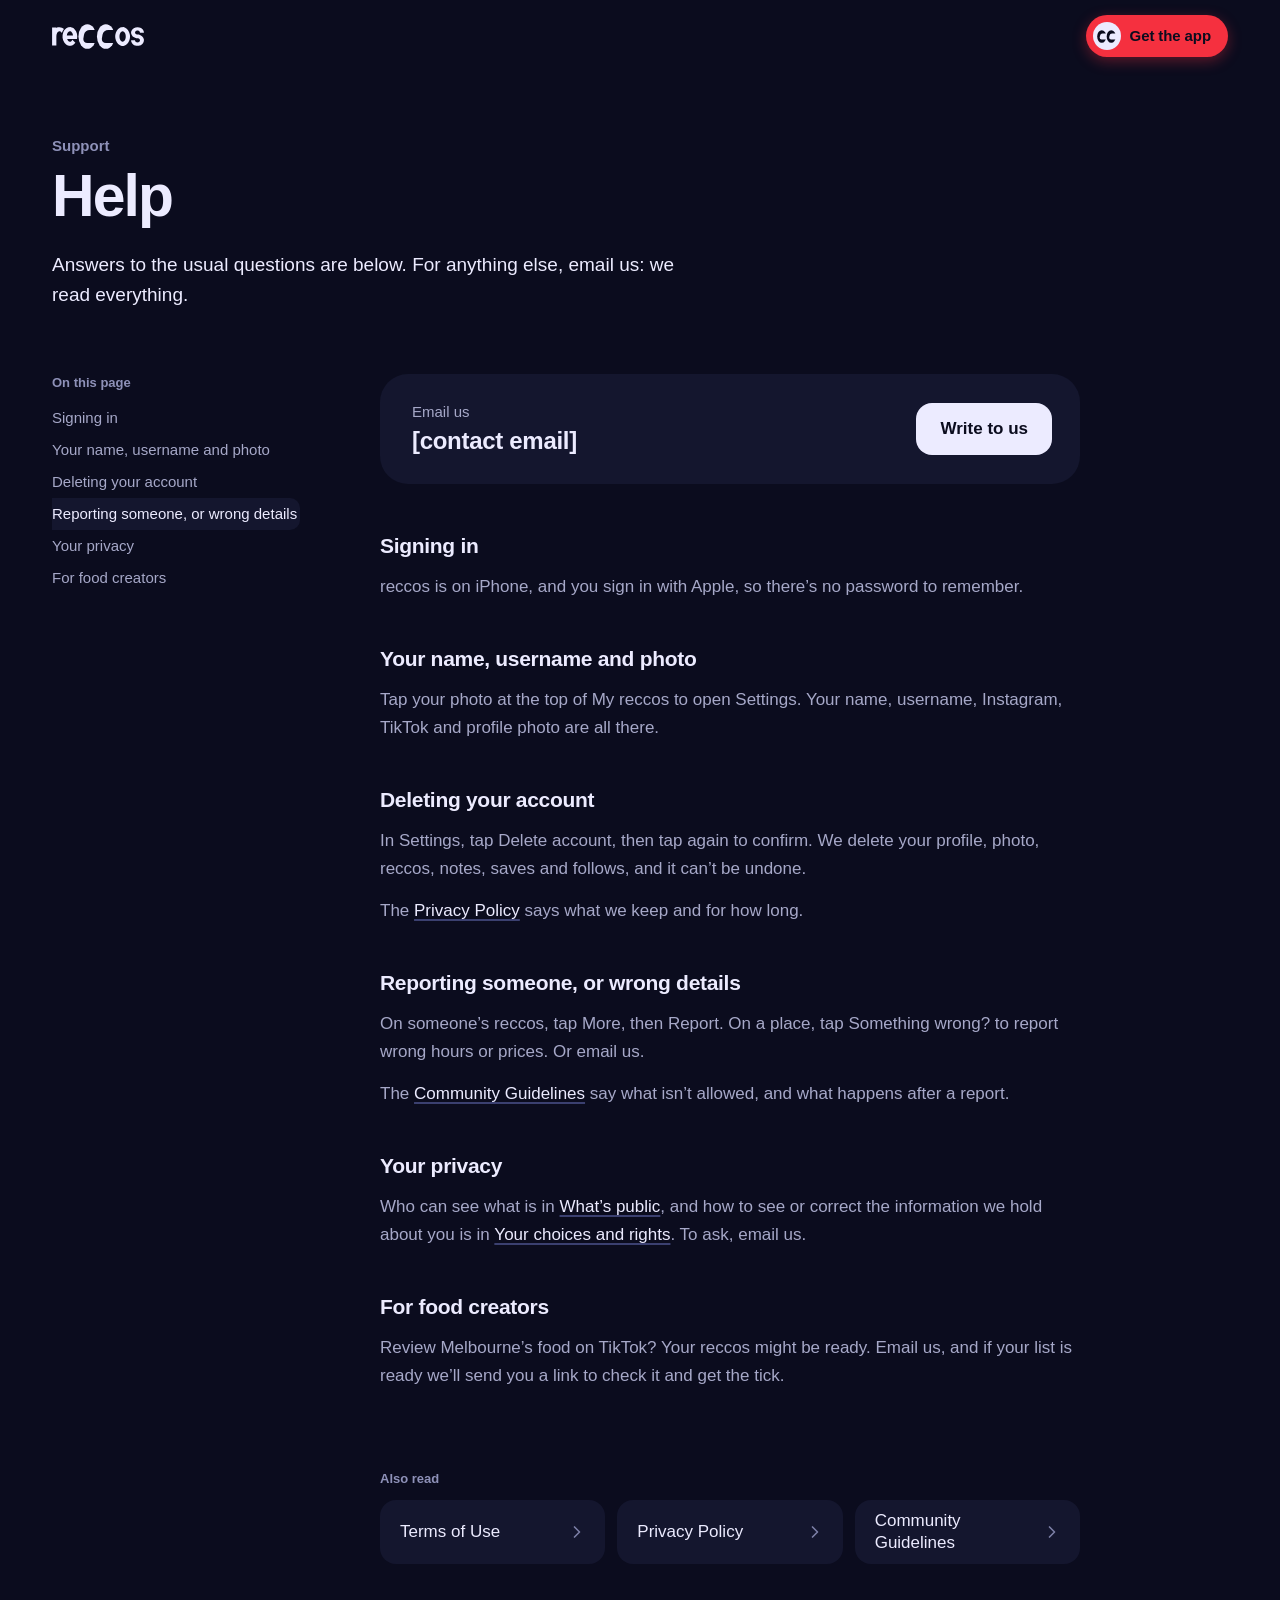
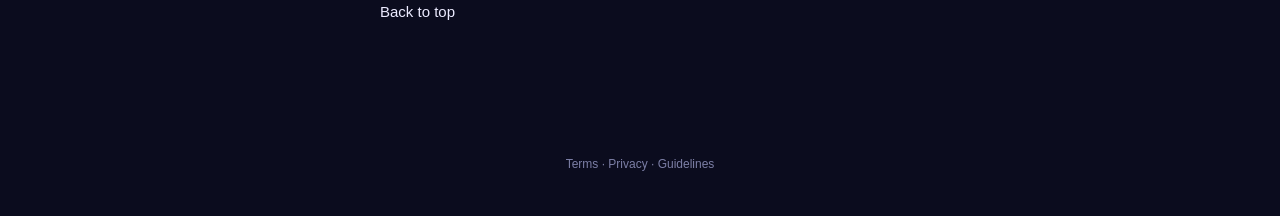
<file: site/support/index.html>
<!doctype html>
<html lang="en-AU">
<head>
<meta charset="utf-8">
<meta name="viewport" content="width=device-width, initial-scale=1, viewport-fit=cover">
<title>Help · reccos</title>
<meta name="description" content="Help with reccos: signing in, your account, deleting it, reporting, privacy, and getting in touch.">
<meta name="robots" content="noindex">
<meta name="theme-color" content="#0B0C1E">
<meta name="color-scheme" content="dark">
<link rel="icon" href="../favicon.svg" type="image/svg+xml">
<link rel="icon" href="../favicon-32.png" sizes="32x32" type="image/png">
<link rel="apple-touch-icon" href="../apple-touch-icon.png">
<style>
html,body{margin:0;padding:0;background:#0B0C1E}
body{margin:0;background:#0B0C1E}
.rc{--n950:#0B0C1E;--n900:#14162E;--n800:#1D2040;--n700:#2A2E55;--n600:#3B4070;--ink:#ECEBFF;--mut:#A6A8C8;--fnt:#7C7FA6;--red:#F5303F;--redt:#FF5A66;--redtint:#411B31;--gold:#FFC247;--goldt:#FFD27A;--goldtint:#33291A;--slate:#8E91B8;--slatet:#C4C6E3;--slatetint:#23264A;--flame:#FF9F1C;--blue:#5B8CFF;--herb:#9CCE62;--latte:#DEA678;--neon:#AA8CFF;--lagoon:#54C4D6;--bounce:cubic-bezier(0.34,1.56,0.64,1);--snap:cubic-bezier(0.2,0.9,0.3,1);--glide:cubic-bezier(0.25,0.9,0.3,1);--glass:rgba(29,32,64,.55);--stroke:rgba(255,255,255,.14);
  position:relative;background:var(--n950);color:var(--ink);font-family:'Helvetica Neue',Helvetica,Arial,sans-serif;font-size:17px;line-height:24px;-webkit-font-smoothing:antialiased;-moz-osx-font-smoothing:grayscale;text-rendering:optimizeLegibility;overflow-x:clip;min-height:100%}
.rc *,.rc *::before,.rc *::after{box-sizing:border-box}
.rc a{color:inherit;text-decoration:none}
.rc button{font:inherit;color:inherit;background:none;border:0;padding:0;margin:0;cursor:pointer;-webkit-tap-highlight-color:transparent}
.rc :focus-visible{outline:2px solid var(--ink);outline-offset:3px;border-radius:10px}
.rc :where(h1,h2,h3,p,ul,ol){margin:0}
.rc h1,.rc h2,.rc h3{text-wrap:balance}
.rc p{text-wrap:pretty}
.tab{font-variant-numeric:tabular-nums}
.sr{position:absolute;width:1px;height:1px;overflow:hidden;clip:rect(0 0 0 0);white-space:nowrap}
.pg{container:pg/inline-size;position:relative}
.w{width:100%;max-width:1264px;margin:0 auto;padding:0 44px}
.ink{color:var(--ink)}
.defs{position:absolute;width:0;height:0;overflow:hidden}
svg.mk{display:block;flex:none;overflow:visible}

/* ---------- wordmark (only the eyes move) ---------- */
.wm{display:block;flex:none;overflow:visible}
.wm .shut{opacity:0}
.wm.blink .open{opacity:0}.wm.blink .shut{opacity:1}

/* ---------- header ---------- */
.hd{position:sticky;top:0;z-index:30;height:72px}
.hd::before{content:'';position:absolute;inset:0;background:var(--glass);-webkit-backdrop-filter:blur(24px) saturate(180%);backdrop-filter:blur(24px) saturate(180%);opacity:0;transition:opacity 380ms var(--glide)}
.rc.scrolled .hd::before{opacity:1}
.hd .w{position:relative;height:100%;display:flex;align-items:center;gap:24px}
.brand{display:flex;align-items:center;height:44px;flex:none}
.brand .wm{height:25px;width:92px}
.nav{display:flex;gap:2px;margin:0 auto;padding:4px;border-radius:999px}
.nav a{position:relative;display:block;padding:8px 14px;font-size:15px;line-height:20px;font-weight:500;color:var(--mut);border-radius:999px;transition:color 220ms var(--snap)}
.nav a:hover{color:var(--ink)}
.nav{align-items:center}
.nav-sep{width:1px;height:18px;margin:0 12px;border-radius:1px;background:var(--n600);flex:none}
.nav a::after{content:'';position:absolute;left:14px;right:14px;bottom:3px;height:2px;border-radius:1px;background:var(--red);transform:scaleX(0);transition:transform 320ms var(--bounce)}
.nav a.on{color:var(--ink)}.nav a.on::after{transform:scaleX(1)}
.gta{position:relative;flex:none;display:inline-flex;align-items:center;gap:9px;height:42px;padding:0 17px 0 7px;border-radius:999px;background:var(--red);color:var(--n950)!important;font-size:15px;line-height:20px;font-weight:700;letter-spacing:-.1px;white-space:nowrap;box-shadow:0 4px 14px rgba(245,48,63,.35);transition:transform 320ms var(--bounce),box-shadow 320ms var(--glide)}
.gta:hover{transform:translateY(-2px);box-shadow:0 10px 26px rgba(245,48,63,.5)}
.gta:active{transform:scale(.94);transition-duration:110ms}
.chip{position:relative;flex:none;width:28px;height:28px;border-radius:50%;background:var(--ink)}
.chip svg{position:absolute;left:50%;top:50%;width:19px;height:13px;margin:-6.5px 0 0 -9.5px;transition:opacity 160ms linear,transform 380ms var(--bounce)}
.chip .eo{color:var(--n950)}
.chip .eh{color:var(--red);opacity:0;transform:scale(.4)}
.gta:hover .chip .eo{opacity:0}.gta:hover .chip .eh{opacity:1;transform:scale(1.12)}

/* ---------- type ---------- */
.h1{font-size:clamp(48px,6.2cqi,88px);line-height:.95;letter-spacing:-.036em;font-weight:700;max-width:6.9em}
.h2{font-size:clamp(34px,3.9cqi,54px);line-height:1.02;letter-spacing:-.032em;font-weight:700}
.h3{font-size:clamp(26px,2.3cqi,32px);line-height:1.1;letter-spacing:-.025em;font-weight:700}
.lede{font-size:clamp(18px,1.6cqi,21px);line-height:1.5;color:var(--mut);max-width:36em;text-wrap:balance}
.eyebrow{display:flex;align-items:center;gap:8px;font-size:15px;line-height:20px;font-weight:600;color:var(--mut)}

/* lockups: a thin word on the wordmark's baseline, at its x-height (Wordmark.tsx Lockup) */
/* The word's baseline sits on the r e o s baseline (260 of the wordmark's 304): an inline-block SVG stands on its
   bottom margin edge, so a negative bottom margin of the eyes' overhang lowers it onto the text's baseline. */
.lock{--h:clamp(46px,4.7cqi,66px);display:block;font-size:calc(var(--h)*1.4);line-height:1;white-space:nowrap;margin-bottom:28px}
.lock .lw{font-weight:100;letter-spacing:-.5px;margin-right:calc(var(--h)*.28);white-space:nowrap}
.lock .wm{display:inline-block;vertical-align:baseline;height:var(--h);width:calc(var(--h)*3.6732);margin-bottom:calc(var(--h)*-.1382)}

/* ---------- reveal (only once JS is running) ---------- */
.js .rv{opacity:0;transform:translateY(22px);transition:opacity 520ms var(--glide),transform 720ms var(--glide)}
.js .rv.in{opacity:1;transform:none}
.rm .rv,.rm .cards .cc{opacity:1!important;transform:none!important}

/* ---------- hero ---------- */
.hero{display:grid;grid-template-columns:minmax(0,1fr) 500px;gap:40px;align-items:center;padding-top:44px;padding-bottom:24px;min-height:min(860px,calc(100vh - 72px))}
.hcopy{display:flex;flex-direction:column;align-items:flex-start;min-width:0}
.chat{display:flex;flex-direction:column;gap:3px;margin-bottom:30px}
.msg{display:flex;align-items:flex-end;gap:8px}
.msg .av{width:30px;height:30px;border-radius:50%;flex:none;display:grid;place-items:center;font-size:13px;line-height:1;font-weight:700}
.msg .av.ghost{visibility:hidden}
.mcol{display:flex;flex-direction:column;align-items:flex-start;gap:4px}
.who{font-size:12px;line-height:16px;color:var(--fnt);padding-left:13px}
.who b{font-weight:500;color:var(--mut)}
.bub{display:inline-block;background:var(--n800);padding:9px 15px 10px;font-size:17px;line-height:22px;letter-spacing:-.2px;border-radius:20px}
.bub.t1{border-radius:20px 20px 20px 6px}.bub.t2{border-radius:6px 20px 20px 20px}.bub.t3{border-radius:6px 20px 20px 6px}
.stamp{font-size:12px;line-height:16px;color:var(--fnt);padding:7px 0 3px 51px}
.js .hero .msg,.js .hero .stamp{opacity:0;transform:translateY(10px) scale(.94);transform-origin:0 100%}
.js .hero .msg.on,.js .hero .stamp.on{opacity:1;transform:none;transition:transform 420ms var(--bounce),opacity 200ms linear}
.js .hero .msg.on.out,.js .hero .stamp.on.out{opacity:0;transform:none;transition:opacity 380ms var(--glide)}
.js .hero .h1,.js .hero .lede,.js .hero .get,.js .hero .facts{opacity:0;transform:translateY(18px)}
.js .hero .on.h1,.js .hero .on.lede,.js .hero .on.get,.js .hero .on.facts{opacity:1;transform:none;transition:opacity 420ms var(--glide),transform 640ms var(--glide)}
.hero .lede{margin-top:22px}
.get{display:flex;flex-wrap:wrap;align-items:center;gap:14px 22px;margin-top:34px}
.get-l{display:flex;flex-direction:column;align-items:flex-start;gap:12px}
.badge{display:inline-flex;flex-direction:column;justify-content:center;gap:2px;height:58px;padding:0 22px 0 20px;border-radius:13px;background:#000;color:#fff!important;transition:transform 320ms var(--bounce),box-shadow 320ms var(--glide)}
.badge:hover{transform:translateY(-2px);box-shadow:0 10px 30px rgba(0,0,0,.45)}
.badge:active{transform:scale(.96);transition-duration:110ms}
.badge small{font-size:11px;line-height:12px;font-weight:500;letter-spacing:.1px}
.badge span{font-size:23px;line-height:24px;font-weight:500;letter-spacing:-.5px}
.ionly{display:none;font-size:15px;line-height:20px;color:var(--mut)}
.android .badge,.android .qr{display:none}.android .ionly{display:block}
.qr{display:none;align-items:center;gap:14px;padding:9px 18px 9px 9px;border-radius:22px;background:var(--n900)}
@media (hover:hover) and (pointer:fine){.qr{display:flex}}
.qr-code{position:relative;width:104px;height:104px;border-radius:15px;background:var(--ink);padding:8px;flex:none}
.qr-code svg{display:block;width:88px;height:88px}
.qr-mid{position:absolute;left:50%;top:50%;width:26px;height:26px;margin:-13px 0 0 -13px;border-radius:8px;background:var(--n950);display:grid;place-items:center}
.qr-mid svg{position:absolute;left:50%;top:50%;width:17px;height:12px;margin:-6px 0 0 -8.5px}
.qr-mid .eo{color:var(--ink);animation:qrO 6.4s infinite}
.qr-mid .eh{color:var(--red);opacity:0;animation:qrH 6.4s infinite}
.rm .qr-mid .eo{opacity:0}.rm .qr-mid .eh{opacity:1}
@keyframes qrO{0%,11%{opacity:1;transform:none}13%{transform:scaleY(.1)}15%,22%{transform:none}28%,40%{transform:translateX(1.5px)}45%{opacity:1;transform:none}49%,87%{opacity:0;transform:scale(.6)}93%,100%{opacity:1;transform:none}}
@keyframes qrH{0%,45%{opacity:0;transform:scale(.4)}51%{opacity:1;transform:scale(1.15)}55%{transform:none}62%{transform:scale(1.22)}66%{transform:none}70%{transform:scale(1.12)}74%,85%{opacity:1;transform:none}90%,100%{opacity:0;transform:scale(.4)}}
.qr-t{display:flex;flex-direction:column;gap:3px;max-width:128px}
.qr-t b{font-size:15px;line-height:20px;font-weight:600}
.qr-t span{font-size:13px;line-height:18px;color:var(--mut)}
.filmbtn{display:inline-flex;align-items:center;gap:11px;padding:2px 6px 2px 2px;border-radius:999px}
.filmbtn .pl{width:42px;height:42px;border-radius:50%;background:var(--glass);-webkit-backdrop-filter:blur(24px) saturate(180%);backdrop-filter:blur(24px) saturate(180%);display:grid;place-items:center;transition:transform 320ms var(--bounce),background 220ms var(--snap)}
.filmbtn .pl svg{width:14px;height:14px;margin-left:2px}
.filmbtn:hover .pl{transform:scale(1.08);background:var(--n700)}
.filmbtn b{font-size:16px;line-height:20px;font-weight:600}
.filmbtn i{font-style:normal;font-size:14px;line-height:20px;color:var(--fnt);margin-left:-3px}
.facts{display:flex;flex-wrap:wrap;align-items:center;gap:6px 14px;margin:30px 0 0;padding:0;list-style:none;font-size:14px;line-height:20px;color:var(--mut)}
.facts li{display:flex;align-items:center;gap:14px}
.facts li+li::before{content:'';width:3px;height:3px;border-radius:50%;background:var(--n600)}
.facts b{font-weight:600;color:var(--ink)}

/* the sort: a creator's TikToks fly into reccos and land as a scored list */
.sort{position:relative;width:500px;height:660px;justify-self:end}
.sort::before{content:'';position:absolute;right:-60px;top:40px;width:520px;height:560px;border-radius:50%;background:radial-gradient(closest-side,rgba(179,155,255,.16),rgba(179,155,255,0));pointer-events:none}
.tile{position:absolute;left:var(--x);top:var(--y);width:108px;height:192px;z-index:1;transform:rotate(var(--r));transition:transform 320ms var(--bounce),opacity 220ms linear}
.tile.hid{opacity:0;transform:rotate(var(--r)) scale(.9);transition:none}
.tile.fly{opacity:0;transform:translate(var(--fx),var(--fy)) rotate(0deg) scale(var(--fs));transition:transform 640ms var(--glide),opacity 180ms linear 420ms}
.tile-in{width:100%;height:100%;border-radius:14px;overflow:hidden;position:relative;background:var(--n800);box-shadow:0 10px 30px rgba(0,0,0,.45);animation:drift 7s ease-in-out infinite alternate;animation-delay:var(--dd)}
.tile-in img{display:block;width:100%;height:100%;object-fit:cover}
.tile .tc{position:absolute;left:6px;bottom:6px;display:flex;align-items:center;gap:5px;height:22px;padding:0 8px 0 3px;border-radius:11px;background:var(--glass);-webkit-backdrop-filter:blur(24px) saturate(180%);backdrop-filter:blur(24px) saturate(180%);font-size:10px;line-height:12px;font-weight:600}
.tile .tc img{width:16px;height:16px;border-radius:50%}
.tile .tc svg{width:7px;height:7px}
@keyframes drift{from{transform:translateY(6px)}to{transform:translateY(-8px)}}
.sort .phone{position:absolute;right:0;top:0;z-index:2}
.kss{position:absolute;inset:0}
.ks{opacity:0;transition:opacity 420ms var(--glide)}
.ks.on{opacity:1}
.rc:not(.js) .tg~.tg,.rm .tg~.tg{display:none}

/* ---------- phone frame + 390pt screens, zoomed (re-laid out, so text stays sharp) ---------- */
.phone{--z:.7231;--b:9px;position:relative;width:calc(390px*var(--z) + var(--b)*2);height:calc(844px*var(--z) + var(--b)*2);padding:var(--b);border-radius:calc(56px*var(--z) + var(--b));background:linear-gradient(150deg,#323765 0%,#1D2040 22%,#14162E 60%,#262A52 100%);box-shadow:0 34px 80px rgba(0,0,0,.55),0 10px 30px rgba(0,0,0,.45);flex:none}
.phone::before,.phone::after{content:'';position:absolute;width:3px;border-radius:2px;background:#2A2E55}
.phone::before{left:-3px;top:22%;height:7%;box-shadow:0 calc(844px*var(--z)*.1) 0 #2A2E55}
.phone::after{right:-3px;top:28%;height:11%}
.clip{position:relative;width:calc(390px*var(--z));height:calc(844px*var(--z));border-radius:calc(56px*var(--z));overflow:hidden;background:var(--n950);isolation:isolate}
.clip::after{content:'';position:absolute;left:50%;top:calc(11px*var(--z));width:calc(124px*var(--z));height:calc(36px*var(--z));margin-left:calc(-62px*var(--z));border-radius:999px;background:#000;z-index:9}
.scr{position:absolute;left:0;top:0;width:390px;height:844px;zoom:var(--z);overflow:hidden;background:var(--n950);font-size:17px;line-height:22px}
.sbar{height:54px;display:flex;align-items:center;justify-content:space-between;padding:6px 30px 0 44px;font-size:17px;font-weight:600;letter-spacing:-.3px}
.sbar svg{display:block}
.sbar .ic{display:flex;gap:6px;align-items:center}
.tbar{height:44px;display:flex;align-items:center;justify-content:space-between;padding:0 10px 0 8px}
.tbar svg{display:block}
.home{position:absolute;left:50%;bottom:8px;width:134px;height:5px;margin-left:-67px;border-radius:3px;background:rgba(236,235,255,.9)}

/* rows as in the app */
.rk{width:30px;flex:none;font-size:26px;line-height:28px;font-weight:300;letter-spacing:-.8px;color:var(--fnt);font-variant-numeric:tabular-nums}
.nm{font-size:17px;line-height:22px;font-weight:500;letter-spacing:-.2px;white-space:nowrap;overflow:hidden;text-overflow:ellipsis}
.cap{font-size:13px;line-height:18px;color:var(--mut);white-space:nowrap;overflow:hidden;text-overflow:ellipsis}
.sc{font-size:19px;line-height:22px;font-weight:500;letter-spacing:-.3px;font-variant-numeric:tabular-nums;flex:none}
.lov{color:var(--redt)}.fin{color:var(--goldt)}.dis{color:var(--slatet)}
.g4{opacity:.4}.g2{opacity:.2}
.prow{display:flex;align-items:center;gap:14px;padding:12px 20px;position:relative}
.prow::after{content:'';position:absolute;left:20px;right:20px;bottom:0;height:1px;background:var(--n800)}
.prow .tx{flex:1;min-width:0}

/* hero screen: a creator's profile */
.kp{padding:2px 20px 0;display:flex;gap:14px;align-items:center}
.kp img{width:64px;height:64px;border-radius:50%;flex:none}
.kp .kn{font-size:22px;line-height:27px;font-weight:700;letter-spacing:-.5px;display:flex;align-items:center;gap:6px}
.kp .kn svg{width:19px;height:19px}
.kp .kh{font-size:14px;line-height:19px;color:var(--mut)}
.kfoc{padding:14px 20px 0;font-size:15px;line-height:21px;color:var(--mut)}
.follow{margin:16px 20px 0;height:44px;border-radius:16px;background:var(--red);color:var(--n950);font-size:16px;font-weight:700;display:grid;place-items:center}
.ctabs{display:flex;padding:18px 8px 0}
.ctab{flex:1;height:68px;display:flex;flex-direction:column;align-items:center;gap:4px;position:relative}
.ctab .mw{position:relative;width:30px;height:38px;display:flex;align-items:flex-end;justify-content:center}
.ctab .mw svg{width:30px;height:30px}
.ctab .bd{position:absolute;top:0;left:29px;min-width:18px;height:18px;padding:0 5px;border-radius:9px;font-size:11px;line-height:18px;font-weight:700;color:var(--n950);text-align:center;font-variant-numeric:tabular-nums}
.ctab .lb{font-size:13px;line-height:17px;font-weight:600;letter-spacing:-.1px}
.ctab .ul{position:absolute;left:24%;right:24%;bottom:0;height:3px;border-radius:2px}
.krows{margin-top:6px;border-top:1px solid var(--n800)}
.js .krow{opacity:0;transform:translateY(14px)}
.js .krow .sc{opacity:0;transform:translateY(5px)}
.js .krow.on{opacity:1;transform:none;transition:transform 420ms var(--bounce),opacity 180ms linear}
.js .krow.on .sc{opacity:1;transform:none;transition:opacity 220ms linear 140ms,transform 320ms var(--snap) 140ms}
.js .krow.off{opacity:0;transform:none;transition:opacity 260ms linear}

/* ---------- acts ---------- */
.act{padding-top:168px}
.ahead{display:flex;flex-direction:column;align-items:flex-start}
.ahead .lede{margin-top:20px}
.cards{margin-top:52px;display:grid;grid-template-columns:repeat(3,minmax(0,1fr));gap:18px}
.cc{position:relative;display:block;border-radius:22px;overflow:hidden;background:var(--n900);isolation:isolate;transition:transform 320ms var(--bounce),box-shadow 320ms var(--glide)}
.cc::before{content:'';position:absolute;inset:0;z-index:-1;background:radial-gradient(circle at 0 0,color-mix(in srgb,var(--ac) 22%,transparent),transparent 72%)}
.cc:hover{transform:translateY(-4px);box-shadow:0 10px 30px rgba(0,0,0,.45)}
.cc:active{transform:scale(.94);transition:transform 220ms var(--snap)}
.cc .wmk{position:absolute;right:-50px;top:-50px;width:132px;height:132px;color:var(--herb);opacity:.14;transform:rotate(-14deg);z-index:-1;transition:transform 520ms var(--bounce)}
.cc:hover .wmk{transform:rotate(-8deg) translateY(-6px)}
@media (hover:hover){.cc:hover{animation:jig 640ms var(--bounce)}}
@keyframes jig{0%{rotate:0deg;scale:1}18%{rotate:-2.2deg;scale:1.03 .97}42%{rotate:1.6deg;scale:.985 1.02}66%{rotate:-.7deg;scale:1.01 .995}100%{rotate:0deg;scale:1}}
.cc-in{padding:20px 20px 22px;display:flex;flex-direction:column;gap:18px}
.cc-h{display:flex;align-items:center;gap:12px}
.cc-h img{width:48px;height:48px;border-radius:50%;flex:none;background:var(--n700)}
.cc-h .t{flex:1;min-width:0}
.cc-h .hn{display:flex;align-items:center;gap:5px;font-size:17px;line-height:22px;font-weight:500;letter-spacing:-.2px}
.cc-h .hn svg{width:16px;height:16px}
.cc-h .fl{margin-top:2px;font-size:13px;line-height:17px;font-weight:500;color:var(--mut);white-space:nowrap;overflow:hidden;text-overflow:ellipsis}
.cc-h .chev{position:relative;width:20px;height:20px;flex:none;transition:transform 320ms var(--bounce)}
.cc:hover .cc-h .chev{transform:translateX(3px)}
.cc-l{display:flex;flex-direction:column;gap:10px}
.cc-r{display:flex;align-items:center;gap:9px}
.cc-r svg{width:18px;height:18px;color:var(--herb)}
.cc-r .n{flex:1;min-width:0;font-size:15px;line-height:20px;font-weight:600;white-space:nowrap;overflow:hidden;text-overflow:ellipsis}
.cc-r .s{font-size:15px;line-height:20px;font-weight:700;font-variant-numeric:tabular-nums}
.js .cards .cc{opacity:0;transform:translateY(70px) rotate(var(--t)) scale(.9)}
.js .cards.in .cc{opacity:1;transform:none;transition:transform 640ms var(--bounce) calc(var(--i)*60ms),opacity 240ms linear calc(var(--i)*60ms),box-shadow 320ms var(--glide)}
.js .cards.in .cc:hover{transform:translateY(-4px);transition-delay:0ms}

.ask{margin-top:150px;display:grid;grid-template-columns:minmax(0,1fr) auto;gap:72px;align-items:center}
.ask .phone{--z:.7436;justify-self:center}
.ask-t{display:flex;flex-direction:column;align-items:flex-start;gap:20px;max-width:520px}
.prompt{display:flex;align-items:center;gap:12px;min-height:54px;padding:0 22px 0 16px;border-radius:26px;background:var(--n800);font-size:18px;line-height:24px}
.prompt svg{width:22px;height:22px;flex:none}
.ask-n{display:flex;flex-direction:column;gap:12px;margin:8px 0 0;padding:0;list-style:none;font-size:16px;line-height:22px;color:var(--mut)}
.ask-n li{display:flex;gap:12px;align-items:flex-start}
.ask-n svg{width:20px;height:20px;margin-top:1px;flex:none}

/* ask screen */
.abox{margin:0 20px;min-height:50px;border-radius:24px;background:var(--n800);display:flex;align-items:center;gap:8px;padding:0 16px}
.abox svg{width:20px;height:20px;flex:none}
.abox .q{font-size:17px;line-height:22px;white-space:nowrap;overflow:hidden}
.abox .q::after{content:'';display:inline-block;width:2px;height:21px;margin-left:1px;vertical-align:-4px;background:var(--red);border-radius:1px;animation:caret 1s steps(1) infinite}
.done .abox .q::after{display:none}
@keyframes caret{50%{opacity:0}}
.asum{margin:18px 20px 0;font-size:17px;line-height:25.5px;letter-spacing:-.1px;color:var(--mut)}
.asum u{color:var(--ink);font-weight:500;text-decoration:underline;text-decoration-color:var(--n600);text-underline-offset:3px;text-decoration-thickness:1px}
.pick{margin:24px 20px 4px}
.pph{position:relative;height:204px;border-radius:20px;overflow:hidden;background:#242C34}
.pph>img{position:absolute;inset:0;width:100%;height:100%;object-fit:cover;animation:pdrift 16s ease-in-out 500ms infinite alternate}
@keyframes pdrift{to{transform:scale(1.08) translate(-5px,-2px)}}
.gchip{position:absolute;left:10px;bottom:10px;transition:transform 220ms var(--snap);height:34px;display:flex;align-items:center;gap:7px;padding:0 12px 0 5px;border-radius:17px;background:var(--glass);-webkit-backdrop-filter:blur(24px) saturate(180%);backdrop-filter:blur(24px) saturate(180%);font-size:13px;line-height:18px;font-weight:600}
.gchip img{width:22px;height:22px;border-radius:50%}
.gchip svg{width:11px;height:11px;margin-left:1px}
.prow2{display:flex;align-items:flex-start;gap:12px;margin-top:14px}
.prow2 .rk{margin-top:-1px}
.prow2 .tx{flex:1;min-width:0;display:flex;flex-direction:column;gap:4px}
.pn{font-size:22px;line-height:26.4px;font-weight:700;letter-spacing:-.5px}
.ps{font-size:26px;line-height:27.3px;font-weight:500;letter-spacing:-.8px;font-variant-numeric:tabular-nums}
.lby{margin:10px 0 0 42px;display:flex;align-items:center;gap:8px;font-size:13px;line-height:18px;color:var(--mut);white-space:nowrap}
.stack{display:flex}
.stack img{width:22px;height:22px;border-radius:50%;box-shadow:0 0 0 2px var(--n950)}
.stack img+img{margin-left:-9px}
.save{margin:6px 0 0 42px;height:44px;display:flex;align-items:center;gap:7px;font-size:15px;line-height:20px;font-weight:600;color:var(--redt)}
.save svg{width:18px;height:18px}
.credit{position:absolute;right:10px;top:10px;padding:3px 8px;border-radius:10px;background:var(--glass);-webkit-backdrop-filter:blur(24px) saturate(180%);backdrop-filter:blur(24px) saturate(180%);font-size:11px;line-height:14px;font-weight:500}
.arow{padding:13px 20px;border-bottom:1px solid var(--n800)}
.arow .top{display:flex;align-items:center;gap:12px}
.arow .tx{flex:1;min-width:0;display:flex;flex-direction:column;gap:3px}
.arow .rs{display:flex;flex-direction:column;align-items:flex-end;padding-top:2px}
.arow .rs svg{width:20px;height:20px;margin-top:8px}
.js .ascr .asum,.js .ascr .pick,.js .ascr .arow{opacity:0;transform:translateY(26px)}
.js .ascr.done .asum,.js .ascr.done .pick,.js .ascr.done .arow{opacity:1;transform:none;transition:transform 520ms var(--bounce),opacity 220ms linear}
.js .ascr.done .pick{transition-delay:120ms}.js .ascr.done .arow:nth-of-type(1){transition-delay:190ms}.js .ascr.done .arow{transition-delay:260ms}

/* the in-app video player: the place's videos side by side, one swipe apart */
.gchip.tap{transform:scale(.94)}
.vp{position:absolute;inset:0;z-index:5;opacity:0;pointer-events:none;transition:opacity 320ms var(--glide)}
.vp.open{opacity:1}
.vp-bg{position:absolute;inset:0;background:rgba(11,12,30,.74);-webkit-backdrop-filter:blur(14px);backdrop-filter:blur(14px)}
.vp .sbar{position:relative}
.vp-top{position:absolute;left:0;right:0;top:59px;height:64px;padding:10px 16px 0 20px;display:flex;align-items:center;gap:10px}
.vp-top .t{flex:1;min-width:0}
.vp-top .l{font-size:16px;line-height:20px;font-weight:500}
.gb{width:40px;height:40px;flex:none;border-radius:50%;background:var(--glass);-webkit-backdrop-filter:blur(24px) saturate(180%);backdrop-filter:blur(24px) saturate(180%);display:grid;place-items:center}
.gb svg{width:20px;height:20px}
.vr{position:absolute;left:45px;top:133px;display:flex;gap:14px;translate:0 0;scale:.86;opacity:0;transform-origin:150px 266px;transition:translate 560ms var(--glide),scale 520ms var(--glide),opacity 220ms linear}
.vp.open .vr{scale:1;opacity:1}
.vr.nt{transition:none}
.vc{position:relative;width:300px;height:533px;flex:none;border-radius:22px;overflow:hidden;background:var(--n800);opacity:.55;transition:opacity 380ms var(--glide)}
.vc.live{opacity:1}
.vc img{display:block;width:100%;height:100%;object-fit:cover}
.vc .pr{position:absolute;left:14px;right:14px;bottom:12px;height:3px;border-radius:2px;background:rgba(236,235,255,.3);overflow:hidden}
.vc .pr i{display:block;height:100%;background:var(--ink);transform:scaleX(0);transform-origin:0 50%}
.vp.open .vc.live .pr i{animation:prog 2600ms linear both}
@keyframes prog{to{transform:none}}
.vi{position:absolute;left:20px;right:20px;top:682px}
.vd{height:16px;display:flex;justify-content:center;align-items:center;gap:6px}
.vd i{width:6px;height:6px;border-radius:3px;background:var(--n600);transition:width 320ms var(--bounce),background 220ms var(--snap)}
.vd i.on{width:18px;background:var(--ink)}
.vms{position:relative;margin-top:14px;height:82px}
.vm{position:absolute;inset:0;opacity:0;transform:translateY(6px);transition:opacity 260ms var(--glide),transform 380ms var(--glide)}
.vm.on{opacity:1;transform:none}
.vm .r1{display:flex;align-items:center;gap:10px;height:44px}
.vm .r1>img{width:40px;height:40px;border-radius:50%;flex:none}
.vm .r1 .t{flex:1;min-width:0}
.vm .hn{display:flex;align-items:center;gap:5px;font-size:17px;line-height:22px;font-weight:500}
.vm .hn svg{width:15px;height:15px}
.vm .r1 .gb{margin-left:6px}
.vm .r2{margin-top:10px;height:28px;display:flex;align-items:center;gap:8px}
.vm .r2>svg{width:26px;height:18px;color:var(--red)}
.chipS{height:26px;padding:0 8px;border-radius:10px;background:var(--redtint);color:var(--redt);font-size:16px;line-height:26px;font-weight:500;letter-spacing:-.3px;font-variant-numeric:tabular-nums}

/* just opened */
.jo{margin-top:150px}
.sh{display:flex;align-items:center;gap:14px}
.sh svg{width:34px;height:34px;color:var(--gold)}
.sh-l{margin-top:10px;font-size:17px;line-height:24px;color:var(--mut)}
.jo-h{display:flex;align-items:flex-end;justify-content:space-between;gap:24px}
.rn-g{display:flex;gap:10px;flex:none}
.rc .rn{width:44px;height:44px;border-radius:50%;display:grid;place-items:center;background:var(--n800);color:var(--ink);cursor:pointer;transition:transform 320ms var(--bounce),background 220ms var(--snap),color 220ms var(--snap)}
.rn svg{width:22px;height:22px}
@media (hover:hover){.rc .rn:not(:disabled):hover{background:var(--n700)}}
.rc .rn:not(:disabled):active{transform:scale(.9);transition-duration:110ms}
.rc .rn:disabled{background:var(--n900);color:var(--n600);cursor:default}
@media (hover:none){.rn-g{display:none}}
.rail.drag{scroll-snap-type:none;user-select:none;-webkit-user-select:none}
.rail.drag,.rail.drag *{cursor:grabbing!important}
.rail{margin-left:calc(50% - 50cqi);margin-right:calc(50% - 50cqi);display:flex;gap:14px;overflow-x:auto;overscroll-behavior-x:contain;scroll-snap-type:x mandatory;scroll-padding-left:max(44px,calc((100cqi - 1264px)/2 + 44px));padding:26px max(44px,calc((100cqi - 1264px)/2 + 44px)) 30px;margin-top:4px;scrollbar-width:none}
.rail::-webkit-scrollbar{display:none}
.tk{flex:0 0 auto;width:344px;scroll-snap-align:start;display:flex}
.tk:active .tk-b{scale:.98;transition-duration:110ms}
.tk-b{position:relative;flex:1;display:flex;transition:scale 320ms var(--bounce);border-radius:20px;overflow:hidden;-webkit-mask:radial-gradient(circle 10px at calc(100% - 88px) 0,transparent 9.5px,#000 10px) top/100% 51% no-repeat,radial-gradient(circle 10px at calc(100% - 88px) 100%,transparent 9.5px,#000 10px) bottom/100% 51% no-repeat;mask:radial-gradient(circle 10px at calc(100% - 88px) 0,transparent 9.5px,#000 10px) top/100% 51% no-repeat,radial-gradient(circle 10px at calc(100% - 88px) 100%,transparent 9.5px,#000 10px) bottom/100% 51% no-repeat}
.tk-m{flex:1;min-width:0;display:flex;flex-direction:column;gap:10px;padding:14px 12px 10px 14px}
.tk-h{display:flex;align-items:center;gap:12px}
.tk-h .mw{width:40px;display:flex;justify-content:center;flex:none}
.tk-h .mw svg{width:30px;height:30px}
.tk-h .t{flex:1;min-width:0;display:flex;flex-direction:column;gap:2px}
.tk-n{font-size:17px;line-height:22px;font-weight:500;letter-spacing:-.2px;white-space:nowrap;overflow:hidden;text-overflow:ellipsis}
.tk-note{font-size:13px;line-height:17.5px;color:var(--mut);display:-webkit-box;-webkit-line-clamp:3;-webkit-box-orient:vertical;overflow:hidden}
.tk-a{margin-top:auto;display:inline-flex;align-items:center;gap:7px;min-height:40px;font-size:15px;line-height:19px;font-weight:600;letter-spacing:-.2px;color:var(--redt)}
.tk-a svg{width:18px;height:18px}
.tk-a .ar{display:inline-block;transition:transform 320ms var(--bounce)}
.tk:hover .tk-a .ar{transform:translateX(4px)}
.tk-s{position:relative;width:88px;flex:none;display:flex;flex-direction:column;align-items:center;justify-content:center;padding:12px 0;background:var(--red);color:var(--n950)}
.tk-s::before{content:'';position:absolute;left:0;top:6px;bottom:6px;width:2px;background:repeating-linear-gradient(to bottom,rgba(11,12,30,.4) 0 6px,transparent 6px 11px)}
.tk-s .k{font-size:12px;line-height:15px;font-weight:600}
.tk-s .d{font-size:44px;line-height:44px;font-weight:700;letter-spacing:-2px;font-variant-numeric:tabular-nums}
.tk-s .mo{font-size:14px;line-height:17px;font-weight:600}
.tk-s .sp{width:18px;height:18px;margin-top:6px}
.tk.soon .tk-s{background:var(--slatetint);color:var(--slatet)}
.tk.soon .tk-s::before{background:repeating-linear-gradient(to bottom,rgba(236,235,255,.18) 0 6px,transparent 6px 11px)}
.tk.soon .tk-s svg.fine{width:27px;height:19px;margin:6px 0}
.tk.soon .tk-a{color:var(--ink)}
.tk.all{width:140px}
.tk.all .tk-b{-webkit-mask:none;mask:none;background:var(--n800);flex-direction:column;align-items:center;justify-content:center;gap:2px}
.tk.all .d{font-size:44px;line-height:44px;font-weight:700;letter-spacing:-2px}
.tk.all .tk-a{margin:0;min-height:0}
@supports (animation-timeline:view()){
  .tk-b{animation:swing linear both;animation-timeline:view(inline);animation-range:cover 0% cover 100%}
  @keyframes swing{0%{transform:translateY(16px) rotate(8deg) scale(.9)}20%,80%{transform:translateY(0) rotate(-1.2deg) scale(1)}100%{transform:translateY(16px) rotate(-8deg) scale(.9)}}
}

/* ---------- act 2: my reccos ---------- */
/* The steps and the phone pin together; scrolling through the track moves the steps on. */
.pin{margin-top:40px;display:grid;grid-template-columns:minmax(0,1fr) auto;gap:72px;min-height:1490px}
.cv .pin{min-height:0}
.chs{position:sticky;top:110px;align-self:start;padding-top:20px;height:calc(844px*var(--pz,.8) + 38px);display:flex;flex-direction:column;justify-content:center;gap:48px}
.ch{position:relative;display:flex;gap:20px;cursor:pointer;text-align:left;align-items:flex-start}
.rc .ch{padding-left:28px}
.ch>.se,.ch>.ct{opacity:.38;transition:opacity 380ms var(--glide)}
.ch.now>.se,.ch.now>.ct{opacity:1}
/* The progress rail: the tablet's story bars, turned to run down beside the steps. */
.tl{position:absolute;left:0;top:-21px;bottom:-21px;width:3px;border-radius:2px;background:var(--n700);overflow:hidden}
.tl i{display:block;width:100%;height:100%;background:var(--ink);transform:scaleY(var(--f,0));transform-origin:50% 0}
.chs.auto .ch .tl i{transform:scaleY(0)}
.chs.auto .ch.done .tl i{transform:none}
.chs.auto .ch.now .tl i{animation:fillv var(--dur,5600ms) linear both}
@keyframes fillv{from{transform:scaleY(0)}to{transform:none}}
.ch .se{position:relative;width:44px;height:30px;margin-top:4px;flex:none}
.ch .se svg{position:absolute;left:0;top:0;width:44px;height:30px;transition:opacity 220ms linear,transform 420ms var(--bounce)}
.ch .se .a{color:var(--n600)}
.ch .se .n{color:var(--ink);opacity:0;transform:scale(.4)}
.ch .se .d{color:var(--red);opacity:0;transform:scale(.4)}
.ch.now .se .a,.ch.done .se .a{opacity:0}
.ch.now .se .n{opacity:1;transform:none}
.ch.done .se .d{opacity:1;transform:none}
.ch .ct{display:flex;flex-direction:column;gap:12px;max-width:440px}
.ch .ct .p{display:block;font-size:19px;line-height:28px;color:var(--mut)}
.pinside{position:sticky;top:110px;align-self:start;height:max-content;padding-top:20px}
.pinside .phone{--z:var(--pz,.8)}
.ss{position:absolute;inset:0}
.ss .scr{opacity:0;transform:translateY(10px) scale(.985);transition:opacity 140ms linear,transform 380ms var(--glide)}
.ss .scr.on{opacity:1;transform:none;transition:opacity 340ms var(--glide) 110ms,transform 420ms var(--glide) 110ms}
.bars{display:none}

/* screen 1: how was it? */
.hw{padding:0 20px}
.hw-h{margin-top:18px;display:flex;align-items:center;gap:14px}
.hw-h .mw{width:54px;display:flex;justify-content:center;flex:none}
.hw-h .mw svg{width:52px;height:52px;color:var(--herb)}
.hw-n{font-size:28px;line-height:31px;font-weight:700;letter-spacing:-.5px}
.hw-m{margin-top:4px;font-size:15px;line-height:19px;font-weight:600;color:var(--mut)}
.hw-p{margin-top:20px;height:150px;border-radius:22px;overflow:hidden}
.hw-p img{width:100%;height:100%;object-fit:cover;display:block}
.hw-q{margin-top:36px;font-size:22px;line-height:27px;font-weight:700;letter-spacing:-.5px}
.picks{margin:26px -8px 0;display:flex}
.pk{flex:1;display:flex;flex-direction:column;align-items:center;gap:12px;padding:12px 0;transition:opacity 260ms linear}
.pk .mm{position:relative;width:93px;height:64px}
.pk .mm>svg{width:93px;height:64px}
.pk .l{font-size:15px;line-height:20px;font-weight:600}
.pk.lv .mm{color:var(--red)}.pk.lv .l{color:var(--redt)}
.pk.fn .mm{color:var(--gold)}.pk.fn .l{color:var(--goldt)}
.pk.ds .mm{color:var(--slate)}.pk.ds .l{color:var(--slatet)}
.hw-note{position:absolute;left:20px;right:20px;bottom:46px;font-size:14px;line-height:20px;color:var(--mut);text-align:center}
.scr.play .pk .mm>svg{animation:mblink 3.2s ease-in-out infinite;transform-origin:50% 50%}
.scr.play .pk.fn .mm>svg{animation-delay:.4s}.scr.play .pk.ds .mm>svg{animation-delay:.8s}
@keyframes mblink{0%,40%,48%,100%{transform:scaleY(1)}44%{transform:scaleY(.08)}}
.scr.play .pk.lv{animation:press 760ms var(--bounce) 1500ms both}
.scr.play .pk.lv .mm>svg{animation:none}
.scr.play .pk.fn,.scr.play .pk.ds{animation:dim 260ms linear 1650ms both}
.scr.play .pk.fn .mm>svg,.scr.play .pk.ds .mm>svg{animation:none}
@keyframes press{0%{transform:none}18%{transform:scale(.88)}55%{transform:scale(1.14)}100%{transform:none}}
@keyframes dim{to{opacity:.32}}
.burst{position:absolute;left:50%;top:50%;width:0;height:0;pointer-events:none}
.burst .ring{position:absolute;left:-38px;top:-38px;width:76px;height:76px;border-radius:50%;opacity:0}
.scr.play .burst .ring{animation:ring 780ms var(--glide) 1620ms both}
@keyframes ring{0%{opacity:1;box-shadow:0 0 0 0 rgba(245,48,63,.65)}100%{opacity:1;box-shadow:0 0 0 48px rgba(245,48,63,0)}}
.burst i{position:absolute;left:-9px;top:-6px;opacity:0}
.burst i svg{display:block;width:18px;height:12px;color:var(--red)}
.burst b{position:absolute;left:-3px;top:-4px;width:6px;height:9px;border-radius:2px;opacity:0}
.scr.play .burst i,.scr.play .burst b{animation:fly 780ms var(--glide) 1620ms both}
@keyframes fly{0%{opacity:0;transform:translate(0,0) rotate(0deg)}12%{opacity:1}70%{opacity:1}100%{opacity:0;transform:translate(var(--dx),var(--dy)) rotate(var(--rt))}}

/* screen 2: head-to-head */
.du{padding:0 20px;display:flex;flex-direction:column;height:calc(844px - 98px)}
.du-t{margin-top:16px;font-size:30px;line-height:34px;font-weight:700;letter-spacing:-.7px}
.du-c{margin-top:6px;font-size:15px;line-height:20px;color:var(--mut)}
.du-m{flex:1;display:flex;flex-direction:column;justify-content:center;gap:4px;margin-top:14px}
.dc{flex:1;min-height:150px;display:flex;flex-direction:column;align-items:center;justify-content:center;gap:8px;padding:16px;border-radius:28px;text-align:center}
.dc .ph{width:132px;height:88px;border-radius:18px;overflow:hidden;margin-bottom:6px;box-shadow:0 10px 24px rgba(0,0,0,.45)}
.dc .ph img{width:100%;height:100%;object-fit:cover;display:block}
.dc.nw .ph{transform:rotate(-2deg)}.dc.ol .ph{transform:rotate(2deg)}
.dc .lb{font-size:13px;line-height:17px;font-weight:500}
.dc.nw .lb{color:var(--redt)}.dc.ol .lb{color:var(--mut)}
.dc .n{font-size:32px;line-height:35px;font-weight:700;letter-spacing:-.9px;transition:color 220ms linear}
.dc .m{font-size:15px;line-height:20px;color:var(--mut)}
.du-d{display:flex;align-items:center;gap:14px}
.du-d i{flex:1;height:1px;background:var(--n800)}
.du-d svg{width:44px;height:30px;color:var(--ink)}
.tie{margin:8px 0 52px;height:48px;display:flex;align-items:center;justify-content:center;gap:8px;font-size:16px;line-height:20px;font-weight:600}
.tie svg{width:15px;height:10px;color:var(--gold)}
.scr.play .dc.nw{animation:din 620ms var(--bounce) 80ms both}
.scr.play .dc.ol{animation:dinb 620ms var(--bounce) 170ms both}
@keyframes din{from{opacity:0;transform:translateY(-40px) rotate(-3deg) scale(.92)}to{opacity:1;transform:none}}
@keyframes dinb{from{opacity:0;transform:translateY(40px) rotate(3deg) scale(.92)}to{opacity:1;transform:none}}
.scr.play .du-d svg{animation:lookud 2.4s ease-in-out 500ms 1 both}
@keyframes lookud{0%,100%{transform:none}25%,40%{transform:translateY(-5px)}60%,75%{transform:translateY(5px)}}
.scr.play .dc.nw .in{animation:win 700ms var(--bounce) 2100ms both}
.scr.play .dc.nw .n{animation:winc 1ms linear 2180ms both}
.scr.play .dc.ol .in{animation:lose 520ms var(--glide) 2100ms both}
.dc .in{display:flex;flex-direction:column;align-items:center;gap:8px}
@keyframes win{0%{transform:none}18%{transform:scale(.96)}60%{transform:scale(1.15)}100%{transform:scale(1.12)}}
@keyframes winc{to{color:var(--redt)}}
@keyframes lose{to{transform:translateY(16px) rotate(-5deg);opacity:.34}}

/* screen 3: my reccos list */
.ml-h{padding:6px 20px 0;display:flex;align-items:flex-end;justify-content:space-between}
.ml-h .lock{--h:34px;margin:0}
.mlrows{position:relative;margin-top:6px;border-top:1px solid var(--n800)}
.scr.play .mlrows .prow:not(.new){animation:shift 560ms var(--bounce) 900ms both}
@keyframes shift{from{transform:translateY(-64px)}to{transform:none}}
.scr.play .mlrows .prow.new{animation:land 640ms var(--bounce) 1000ms both}
@keyframes land{from{opacity:0;transform:translateY(-40px) scale(.96)}to{opacity:1;transform:none}}
.scr.play .ctab.on .bd{animation:bpop 420ms var(--bounce) 1300ms both}
@keyframes bpop{0%{transform:scale(1)}40%{transform:scale(1.35)}100%{transform:scale(1)}}
.ctab .bd .b1{position:absolute;left:0;right:0;top:0;opacity:0}
.scr.play .ctab.on .bd .b0{animation:bout 1ms linear 1380ms both}
.scr.play .ctab.on .bd .b1{animation:bin 1ms linear 1380ms both}
@keyframes bout{to{opacity:0}}
@keyframes bin{to{opacity:1}}

/* payoff: the thread picks up where the hero left off */
.pay{margin-top:120px;display:grid;grid-template-columns:minmax(0,1fr) minmax(0,440px);gap:56px;align-items:center;padding:64px 64px 64px 64px;border-radius:28px;background:var(--n900);position:relative;overflow:hidden;isolation:isolate}
.pay::before{content:'';position:absolute;left:-10%;top:-30%;width:70%;height:120%;z-index:-1;background:radial-gradient(closest-side,rgba(245,48,63,.07),rgba(245,48,63,0))}
.pay-t{display:flex;flex-direction:column;align-items:flex-start}
.pay-k{font-size:clamp(19px,1.7cqi,23px);line-height:1.3;color:var(--mut);text-wrap:balance}
.pay-h{margin-top:8px;font-size:clamp(52px,6.2cqi,86px);line-height:.98;letter-spacing:-.038em;font-weight:700;white-space:nowrap}
.hl{color:var(--redt);white-space:nowrap;background:url('img/stroke.svg') no-repeat 0 84%/0% .46em;-webkit-box-decoration-break:clone;box-decoration-break:clone;padding:0 .04em;transition:background-size 760ms var(--glide) 280ms}
.hl-s{white-space:normal;background-size:0% .54em;background-position:0 98%}
.in .hl,.on .hl,.rm .hl{background-size:100% .46em}
.on .hl-s,.rm .hl-s{background-size:100% .54em}
.pay .lede{margin-top:20px;max-width:26em}
.thread{display:flex;flex-direction:column;gap:3px;min-width:0}
.thread .msg{max-width:100%}
.thread .me{align-self:flex-end;display:flex;flex-direction:column;align-items:flex-end;gap:3px}
.thread .bub.mine{background:var(--ink);color:var(--n950);font-weight:500}
.bub.m1{border-radius:20px 20px 6px 20px}.bub.m2{border-radius:20px 6px 20px 20px}
.link{width:270px;max-width:100%;border-radius:20px 20px 6px 20px;overflow:hidden;background:var(--n800);position:relative}
.sharec{position:relative;height:178px;background:var(--herb);color:var(--n950);padding:16px 18px;overflow:hidden;isolation:isolate}
.sharec::after{content:'';position:absolute;inset:0;background-image:url('img/grain.png');background-size:200px;opacity:.5;mix-blend-mode:overlay;z-index:2;pointer-events:none}
.sharec .wm2{position:absolute;right:-34px;top:-42px;width:150px;height:150px;color:rgba(11,12,30,.13);z-index:0;transform:rotate(-12deg)}
.sharec .hh{position:relative;font-size:30px;line-height:27px;font-weight:700;letter-spacing:-1.2px}
.sharec .ss2{position:relative;margin-top:6px;font-size:11px;line-height:14px;font-weight:600;opacity:.78}
.sharec ol{position:relative;margin:12px 0 0;padding:0;list-style:none;display:flex;flex-direction:column;gap:5px}
.sharec li{display:flex;align-items:center;gap:8px;font-size:12px;line-height:15px;font-weight:700}
.sharec li .r{width:10px;opacity:.55;font-variant-numeric:tabular-nums}
.sharec li .n{flex:1;min-width:0;white-space:nowrap;overflow:hidden;text-overflow:ellipsis}
.sharec li .s{font-variant-numeric:tabular-nums}
.link-f{padding:10px 14px 11px;display:flex;flex-direction:column;gap:1px}
.link-f b{font-size:15px;line-height:20px;font-weight:600}
.link-f span{font-size:12px;line-height:16px;color:var(--mut)}
.lwrap{position:relative;max-width:100%;margin-top:20px}  /* room for the reaction above the card, as Messages does */
.tap{position:absolute;left:-12px;top:-10px;width:38px;height:30px;border-radius:15px;background:var(--n700);box-shadow:0 0 0 3px var(--n900);display:grid;place-items:center;z-index:3}
.tap svg{width:22px;height:15px;color:var(--red)}
.typing{position:relative;height:0;z-index:1}
.typing .dots{position:absolute;left:38px;top:3px;display:flex;gap:4px;align-items:center;height:36px;padding:0 13px;border-radius:18px;background:var(--n800)}
.typing.me{align-self:stretch}
.typing.me .dots{left:auto;right:0;background:var(--n700)}
.typing .dots i{width:7px;height:7px;border-radius:50%;background:var(--mut);animation:dot 1s ease-in-out infinite}
.typing .dots i:nth-child(2){animation-delay:.15s}.typing .dots i:nth-child(3){animation-delay:.3s}
@keyframes dot{0%,60%,100%{transform:none;opacity:.5}30%{transform:translateY(-4px);opacity:1}}
.js .thread .q{opacity:0;transform:translateY(12px) scale(.94)}
.js .thread .q.on{opacity:1;transform:none;transition:transform 420ms var(--bounce),opacity 200ms linear}
.thread .me .q{transform-origin:100% 100%}.thread .msg.q{transform-origin:0 100%}
.js .thread .typing{display:none}
.js .thread .typing.on{display:block}
.js .thread .tap{opacity:0;transform:scale(.4)}
.js .thread .tap.on{opacity:1;transform:none;transition:transform 420ms var(--bounce),opacity 160ms linear}

/* ---------- for creators ---------- */
.crt{margin-top:168px;display:grid;grid-template-columns:minmax(0,1fr) minmax(0,1fr);gap:48px;align-items:center;border-radius:28px;background:var(--n900);padding:64px 0 64px 64px;overflow:hidden;position:relative;isolation:isolate}
.crt-t{display:flex;flex-direction:column;align-items:flex-start;gap:18px;max-width:520px}
.crt-t .eyebrow svg{width:18px;height:18px;color:var(--blue)}
.crt-t p{font-size:18px;line-height:27px;color:var(--mut)}
.cta2{display:flex;flex-wrap:wrap;align-items:center;gap:12px 18px;margin-top:8px}
.light{display:inline-flex;align-items:center;justify-content:center;height:52px;padding:0 24px;border-radius:16px;background:var(--ink);color:var(--n950)!important;font-size:17px;line-height:22px;font-weight:700;transition:transform 320ms var(--bounce),box-shadow 320ms var(--glide)}
.light:hover{transform:translateY(-2px);box-shadow:0 10px 30px rgba(0,0,0,.45)}
.light:active{transform:scale(.96);transition-duration:110ms}
.mail{font-size:15px;line-height:20px;color:var(--mut)}
.strip{position:relative;height:330px;overflow:hidden;-webkit-mask:linear-gradient(90deg,transparent,#000 14%,#000 86%,transparent);mask:linear-gradient(90deg,transparent,#000 14%,#000 86%,transparent)}
.strip-in{position:absolute;left:0;top:0;height:100%;display:flex;gap:20px;align-items:center;animation:marq var(--md,16s) linear infinite}
@keyframes marq{to{transform:translateX(-50%)}}
.st{position:relative;width:150px;height:266px;flex:none;animation:bob 4.8s ease-in-out infinite;animation-delay:var(--bd)}
.st:nth-child(odd) .st-f{transform:rotate(-2.5deg)}.st:nth-child(even) .st-f{transform:rotate(2deg)}
@keyframes bob{0%,100%{transform:translateY(-9px)}50%{transform:translateY(9px)}}
.st-f{width:100%;height:100%;border-radius:16px;overflow:hidden;box-shadow:0 10px 30px rgba(0,0,0,.45)}
.st-f{position:relative}
.st-f>img{display:block;width:100%;height:100%;object-fit:cover}
.stc{position:absolute;left:7px;top:7px;max-width:calc(100% - 14px);display:flex;align-items:center;gap:5px;height:24px;padding:0 9px 0 3px;border-radius:12px;background:var(--glass);-webkit-backdrop-filter:blur(24px) saturate(180%);backdrop-filter:blur(24px) saturate(180%);font-size:11px;line-height:14px;font-weight:600;white-space:nowrap;overflow:hidden;text-overflow:ellipsis}
.stc img{width:18px;height:18px;border-radius:50%;flex:none}
.stk{position:absolute;right:-12px;bottom:26px;display:flex;align-items:center;gap:6px;height:36px;padding:0 12px 0 9px;border-radius:12px;background:var(--n950);box-shadow:0 6px 18px rgba(0,0,0,.45);transform:rotate(7deg);opacity:0}
.stk svg{width:22px;height:15px;color:var(--red)}
.stk b{font-size:20px;line-height:22px;font-weight:500;letter-spacing:-.4px;color:var(--redt);font-variant-numeric:tabular-nums}
.stk.on{animation:slap 560ms var(--glide) both}
@keyframes slap{0%{opacity:0;transform:rotate(-4deg) scale(2.4)}35%{opacity:1;transform:rotate(9deg) scale(.82)}65%{transform:rotate(6deg) scale(1.1)}100%{opacity:1;transform:rotate(7deg)}}
.stk.off{opacity:0;transition:opacity 200ms linear}
.rm .stk{opacity:1}

/* ---------- questions ---------- */
.faq{margin-top:168px}
.faq-g{margin-top:36px;display:grid;grid-template-columns:repeat(2,minmax(0,1fr));column-gap:56px;align-items:start}
.faq-c{display:flex;flex-direction:column}
.qa{border-bottom:1px solid var(--n800)}
.qa button{width:100%;display:flex;align-items:center;justify-content:space-between;gap:20px;padding:22px 0;text-align:left;font-size:19px;line-height:25px;font-weight:500;letter-spacing:-.2px;border-radius:0}
.qa button:hover .x{background:var(--n700)}
.x{position:relative;width:32px;height:32px;flex:none;border-radius:50%;background:var(--n800);transition:transform 320ms var(--bounce),background 220ms var(--snap)}
.x::before,.x::after{content:'';position:absolute;left:50%;top:50%;width:12px;height:2px;margin:-1px 0 0 -6px;border-radius:1px;background:var(--ink)}
.x::after{transform:rotate(90deg)}
.qa.open .x{transform:rotate(45deg)}
.ans{display:grid;grid-template-rows:0fr;transition:grid-template-rows 220ms var(--snap)}
.ans>div{overflow:hidden}
.ans p{padding:0 48px 24px 0;font-size:17px;line-height:26px;color:var(--mut);opacity:0;transform:translateY(-6px);transition:opacity 160ms linear,transform 220ms var(--snap)}
.ans p a{color:var(--ink);text-decoration:underline;text-decoration-color:var(--n600);text-underline-offset:3px}
.qa.open .ans{grid-template-rows:1fr}
.qa.open .ans p{opacity:1;transform:none;transition-delay:60ms}

/* ---------- closing ---------- */
.end{margin-top:168px;display:flex;flex-direction:column;align-items:center;text-align:center;gap:44px}
.end .lock{--h:clamp(48px,5cqi,70px);margin:0}
.end p{margin-top:18px;font-size:clamp(18px,1.6cqi,21px);line-height:1.5;color:var(--mut)}
.tix{position:relative;display:block;width:300px;text-align:left;color:var(--n950)!important;rotate:-3deg;filter:drop-shadow(0 12px 22px rgba(245,48,63,.42)) drop-shadow(0 4px 8px rgba(0,0,0,.35));animation:tixBounce 4.2s var(--bounce) 1.2s infinite both;transition:scale 320ms var(--bounce)}
.tix-in{display:flex;flex-direction:column;gap:6px;padding:16px 20px 18px;border-radius:18px;background:var(--red);-webkit-mask:radial-gradient(circle at left center,transparent 9px,#000 9.5px) left/51% 100% no-repeat,radial-gradient(circle at right center,transparent 9px,#000 9.5px) right/51% 100% no-repeat;mask:radial-gradient(circle at left center,transparent 9px,#000 9.5px) left/51% 100% no-repeat,radial-gradient(circle at right center,transparent 9px,#000 9.5px) right/51% 100% no-repeat;position:relative;overflow:hidden}
.tix-in::after{content:'';position:absolute;inset:0;background-image:url('img/grain.png');background-size:200px;opacity:.35;mix-blend-mode:overlay;pointer-events:none}
.tix-k{font-size:12px;line-height:15px;font-weight:700;color:rgba(11,12,30,.68)}
.tix-r{display:flex;align-items:center;justify-content:space-between;gap:12px}
.tix-h{font-size:27px;line-height:30px;font-weight:700;letter-spacing:-.6px}
.tix-go{flex:none;width:42px;height:42px;border-radius:50%;background:var(--n950);display:grid;place-items:center;animation:tixArrow 4.2s var(--bounce) 1.2s infinite both}
.tix-go svg{width:18px;height:18px}
.tix:hover{animation:tixJelly 720ms var(--bounce) both}
.tix:hover .tix-go{animation:none;translate:5px 0;transition:translate 320ms var(--bounce)}
.tix:active{scale:.93;transition-duration:110ms}
@keyframes tixBounce{0%,66%{transform:none;rotate:-3deg}72%{transform:translateY(-16px) scale(.95,1.06);rotate:-7deg}80%{transform:translateY(0) scale(1.08,.9);rotate:1deg}86%{transform:translateY(-5px) scale(.98,1.03);rotate:-4.5deg}92%{transform:translateY(0) scale(1.02,.98);rotate:-2deg}100%{transform:none;rotate:-3deg}}
@keyframes tixBounceS{0%,66%{transform:none;rotate:-1.5deg}72%{transform:translateY(-14px) scale(.97,1.05);rotate:-4deg}80%{transform:translateY(0) scale(1.05,.92);rotate:1.5deg}86%{transform:translateY(-4px) scale(.99,1.02);rotate:-2.5deg}92%{transform:translateY(0) scale(1.01,.99);rotate:-1deg}100%{transform:none;rotate:-1.5deg}}
@keyframes tixArrow{0%,70%{translate:0 0}78%{translate:-3px 0}86%{translate:7px 0}94%{translate:-1px 0}100%{translate:0 0}}
@keyframes tixJelly{0%{transform:none;rotate:-3deg}35%{transform:scale(1.08,.93);rotate:2deg}60%{transform:scale(.97,1.04);rotate:-1deg}100%{transform:scale(1.04);rotate:0deg}}
.ft{margin-top:120px;padding:28px 0 44px}
.ft-l{display:block;text-align:center;font-size:12px;line-height:16px;color:var(--fnt)}
.ft-l a:hover{color:var(--ink)}

/* ---------- film player (grows from the button) ---------- */
.film{position:fixed;inset:0;z-index:60;display:none;align-items:center;justify-content:center;padding:40px}
.film.open{display:flex}
.film-bg{position:absolute;inset:0;background:rgba(11,12,30,.72);-webkit-backdrop-filter:blur(12px);backdrop-filter:blur(12px);opacity:0;transition:opacity 380ms var(--glide)}
.film.show .film-bg{opacity:1}
.film-p{position:relative;width:min(1040px,100%);aspect-ratio:16/9;border-radius:22px;overflow:hidden;background:var(--n900);box-shadow:0 30px 90px rgba(0,0,0,.6);transform-origin:50% 50%}
.cv .film{position:absolute;bottom:auto;height:900px}
.film-p .pv{position:absolute;inset:0;display:flex;flex-direction:column;align-items:center;justify-content:center;gap:18px;background:radial-gradient(60% 70% at 50% 40%,#262447,#14162E)}
.film-p .pv .wm{width:260px;height:71px}
.film-p .pv span{font-size:15px;color:var(--mut)}
.film-x{position:absolute;right:14px;top:14px;width:40px;height:40px;border-radius:50%;background:var(--glass);-webkit-backdrop-filter:blur(24px) saturate(180%);backdrop-filter:blur(24px) saturate(180%);display:grid;place-items:center;z-index:2}
.film-x svg{width:18px;height:18px}

/* ---------- launch (first visit): the eyes open, the letters slide out from behind them ---------- */
.launch{position:fixed;left:0;top:0;width:100%;height:100%;z-index:80;background:var(--n950);display:none;align-items:center;justify-content:center}
.cv .launch{position:absolute;height:900px}
.launching .launch{display:flex}
.launch svg{width:min(380px,64%);height:auto;overflow:visible}
.launch .eyes{transform-origin:541px 150px;animation:leyes 520ms var(--bounce) 120ms both}
.launch .lre{animation:lre 560ms var(--bounce) 520ms both}
.launch .los{animation:los 560ms var(--bounce) 520ms both}
@keyframes leyes{from{transform:scale(.5);opacity:0}to{transform:none;opacity:1}}
@keyframes lre{from{transform:translateX(150px);opacity:0}to{transform:none;opacity:1}}
@keyframes los{from{transform:translateX(-150px);opacity:0}to{transform:none;opacity:1}}
.launch.out{opacity:0;transition:opacity 380ms var(--glide)}

@keyframes fillbar{to{transform:none}}
.rc [id]{scroll-margin-top:84px}
/* ---------- motion off ---------- */
.rm *,.rm *::before,.rm *::after{animation:none!important;transition-property:opacity,color,background-color!important;transition-duration:240ms!important;transition-delay:0ms!important}
.rm .ss .scr{transform:none!important}
.paused,.paused *{animation-play-state:paused!important}

/* ---------- tablet only: text runs the full width once the columns stack ---------- */
@container pg (min-width:701px) and (max-width:1000px){
  .lede,.ask-t,.crt-t{max-width:none}
  .lede{text-wrap:pretty}
  .ask-t .prompt,.ask-n{align-self:center}
}
/* ---------- tablet: 1000 and under ---------- */
@container pg (max-width:1000px){
  .w{padding-left:36px;padding-right:36px}
  .hero{grid-template-columns:minmax(0,1fr);gap:56px;min-height:0;padding-top:40px}
  .h1{font-size:clamp(46px,9.4cqi,84px)}
  .tile{left:var(--x2);top:var(--y2);width:96px;height:171px}
  .sort{justify-self:center;width:560px;max-width:100%;height:620px}
  .sort .phone{right:auto;left:50%;transform:translateX(-50%)}
  .cards{grid-template-columns:repeat(2,minmax(0,1fr))}
  .ask{grid-template-columns:minmax(0,1fr);gap:48px}
  .pin{grid-template-columns:minmax(0,1fr);gap:28px;justify-items:center;margin-top:36px}
  .pinside{position:relative;top:0;padding-top:0;order:-1}
  .pinside .phone{--z:.74}
  .pin{min-height:0}
  .tl{display:none}
  .rc .ch{padding-left:0}
  .chs{position:static;height:auto;gap:0;padding:0;width:100%;max-width:560px;display:grid}
  .ch{grid-area:1/1;min-height:0;opacity:0;pointer-events:none;justify-content:center;transition:opacity 380ms var(--glide)}
  .ch.now{opacity:1;pointer-events:auto}
  .ch .se{display:none}
  .ch .ct{align-items:center;text-align:center;max-width:none}
  .bars{display:flex;gap:6px;width:100%;max-width:300px}
  .bars button{flex:1;height:24px;display:flex;align-items:center}
  .bars button i{display:block;width:100%;height:3px;border-radius:2px;background:var(--n700);overflow:hidden}
  .bars button i::after{content:'';display:block;height:100%;width:100%;background:var(--ink);transform:scaleX(0);transform-origin:0 50%}
  .bars button.done i::after{transform:none}
  .bars button.now i::after{animation:fillbar var(--dur,5200ms) linear both}
  .pay{grid-template-columns:minmax(0,1fr) minmax(0,340px);gap:32px;padding:44px 40px}
  .pay-h{font-size:clamp(46px,7cqi,64px);white-space:normal}
  .crt{grid-template-columns:minmax(0,1fr);padding:48px 0 40px;gap:36px}
  .crt-t{padding:0 48px}
  .faq-g{column-gap:36px}
  .rail{padding:26px 36px 30px;scroll-padding-left:36px}
}
/* ---------- phone: 700 and under ---------- */
@container pg (max-width:700px){
  .w{padding-left:20px;padding-right:20px}
  .hd{height:64px}
  .nav{display:none}
  .brand{margin-right:auto}
  .hero{padding-top:28px;gap:44px}
  .chat{margin-bottom:24px}
  .bub{font-size:16px;line-height:21px}
  .h1{font-size:clamp(40px,12.8cqi,60px)}
  .get{margin-top:28px}
  .rc .qr{display:none}  /* phones can't scan their own screen */
  .sort{width:100%;height:540px}
  .sort .phone{--z:.64}
  .tile{width:88px;height:156px}
  .facts{font-size:13px;gap:6px 10px}
  .facts li{gap:10px}
  .facts li:first-child{flex-basis:100%}
  .facts li:nth-child(2)::before{display:none}
  .prompt{display:none}
  .act{padding-top:120px}
  .lock{--h:44px;margin-bottom:22px}
  .h2{font-size:clamp(32px,9cqi,40px)}
  .cards{display:flex;overflow-x:auto;scroll-snap-type:x mandatory;margin:40px -20px 0;padding:6px 20px 16px;gap:12px;scroll-padding-left:20px;scrollbar-width:none}
  .cards::-webkit-scrollbar{display:none}
  .cards .cc{flex:0 0 84%;scroll-snap-align:start}
  .ask{margin-top:112px}
  .ask .phone{--z:.70}
  .jo{margin-top:112px}
  .rail{padding:22px 20px 26px;scroll-padding-left:20px}
  .rn-g{display:none}
  .tk{width:300px}
  .pinside .phone{--z:.68}
  .ch .ct .p{font-size:17px;line-height:25px}
  .pay{grid-template-columns:minmax(0,1fr);gap:36px;margin-top:96px;padding:32px 22px 28px;margin-left:-6px;margin-right:-6px;border-radius:26px}
  .pay-h{font-size:clamp(44px,12.4cqi,58px);white-space:normal}
  .crt{margin-top:120px;margin-left:-6px;margin-right:-6px;padding:32px 0 28px;border-radius:26px}
  .crt-t{padding:0 22px}
  .strip{height:270px}
  .st{width:124px;height:220px}
  .stc{height:22px;gap:4px;padding-right:8px;font-size:11px;left:6px;top:6px;max-width:calc(100% - 12px)}
  .stc img{width:16px;height:16px}
  .faq{margin-top:120px}
  .faq-g{grid-template-columns:minmax(0,1fr)}
  .qa button{font-size:17px;line-height:23px;padding:19px 0}
  .end{margin-top:120px}
  .end .lock{--h:clamp(30px,8.4cqi,52px);white-space:normal;line-height:1.08}
  .end .lock .lw{margin-right:0;display:block}
  .tix{width:100%;max-width:320px;rotate:-1.5deg;animation-name:tixBounceS}
  .ft{margin-top:88px}
  .film{padding:16px}
  .film-p{aspect-ratio:9/16;width:min(420px,100%);max-height:calc(100% - 20px)}
}
/* On phones both act lockups sit at 34px, as in the app: "discover reccos" is long enough to wrap at the old 46px. */
@container pg (max-width:520px){.lock{--h:34px}}

/* ---------- document pages: Terms, Privacy, Guidelines, Help (the app's legal reader, at reading width) ---------- */
.hd-sp{flex:1}
.hd .prog{position:absolute;left:0;right:0;bottom:0;height:2px;background:var(--slate);transform:scaleX(var(--p,0));transform-origin:0 50%;opacity:0;transition:opacity 220ms linear}
.rc.scrolled .hd .prog{opacity:1}
.doc{padding-top:64px}
.doc-h{max-width:760px}
.doc-k{font-size:15px;line-height:20px;font-weight:600;color:var(--slate)}
.doc-t{margin-top:10px;font-size:clamp(40px,4.6cqi,60px);line-height:1.02;letter-spacing:-.032em;font-weight:700}
.doc-u{margin-top:14px;font-size:15px;line-height:20px;color:var(--slate)}
.doc-lead{margin-top:24px;font-size:19px;line-height:30px;color:var(--ink);max-width:36em;text-wrap:pretty}
.doc-g{margin-top:64px;display:grid;grid-template-columns:248px minmax(0,700px);gap:80px;align-items:start}

/* Contents: a column that stays beside the text on wide screens, a fold-out on small ones */
.toc{position:sticky;top:104px;max-height:calc(100vh - 128px);overflow:auto;overscroll-behavior:contain;padding-bottom:16px;scrollbar-width:none}
.toc::-webkit-scrollbar{display:none}
.toc-k{font-size:13px;line-height:18px;font-weight:600;color:var(--slate);margin-bottom:10px}
.toc ol,.toc-s ol{list-style:none;margin:0;padding:0}
.toc li a,.toc-s li a{display:flex;gap:10px;padding:6px 0 6px 14px;margin-left:-14px;font-size:15px;line-height:20px;color:var(--mut);border-radius:10px;transition:color 220ms var(--snap),background 220ms var(--snap)}
.toc li a .n,.toc-s li a .n{min-width:20px;color:var(--slate);font-variant-numeric:tabular-nums}
.toc li a:hover{color:var(--ink)}
.toc li a.on{color:var(--ink);background:var(--n900)}
.toc li.tp,.toc-s li.tp{margin-top:18px}
.toc li.tp:first-child,.toc-s li.tp:first-child{margin-top:0}
.toc li.tp a,.toc-s li.tp a{font-size:13px;line-height:18px;font-weight:600;color:var(--slate);padding-top:4px;padding-bottom:4px}
.toc-s{display:none;margin-top:36px;border-radius:16px;background:var(--n800);overflow:hidden}
.toc-s summary{list-style:none;display:flex;align-items:center;gap:8px;min-height:52px;padding:0 16px;cursor:pointer;font-size:16px;line-height:20px}
.toc-s summary::-webkit-details-marker{display:none}
.toc-s summary b{font-weight:600}
.toc-s summary span{color:var(--mut);font-size:15px}
.toc-s summary i{margin-left:auto;display:grid;transform:rotate(90deg);transition:transform 320ms var(--bounce)}
.toc-s summary i svg{width:20px;height:20px}
.toc-s[open] summary i{transform:rotate(-90deg)}
.toc-s ol{padding:4px 16px 12px}
.toc-s li a{margin-left:0;padding-left:0}

/* The text */
.doc-a{min-width:0}
.part{margin-top:72px}
.part:first-child{margin-top:0}
.part-k{font-size:13px;line-height:18px;font-weight:600;color:var(--slate)}
.part-t{margin-top:4px;font-size:28px;line-height:34px;letter-spacing:-.5px;font-weight:700}
.sec{margin-top:44px}
.part+.sec{margin-top:28px}
.doc-a>.sec:first-child,.help-c+.sec{margin-top:0}
.sec-h{display:flex;gap:12px;font-size:21px;line-height:27px;letter-spacing:-.3px;font-weight:600}
.sec-h .n{color:var(--slate);font-variant-numeric:tabular-nums;min-width:24px}
.sec p{margin-top:14px;font-size:17px;line-height:28px;color:var(--mut);text-wrap:pretty}
.sec .cn{color:var(--slate);font-weight:600;font-variant-numeric:tabular-nums;margin-right:.5em}
.sec b{color:var(--ink);font-weight:600}
.dl{list-style:none;margin:10px 0 0;padding:0;display:flex;flex-direction:column;gap:8px}
.dl li{display:flex;gap:10px;font-size:17px;line-height:28px;color:var(--mut)}
.dl .lab{min-width:30px;color:var(--slate);font-variant-numeric:tabular-nums;flex:none}
.dl .dot{width:5px;height:5px;border-radius:50%;background:var(--slate);flex:none;margin:12px 6px 0 2px}
.tail{margin-top:40px;font-size:16px;line-height:25px;color:var(--mut)}
.doc a.lk{color:var(--ink);font-weight:500;text-decoration:underline;text-decoration-color:var(--n600);text-decoration-thickness:1.5px;text-underline-offset:3px;transition:text-decoration-color 220ms var(--snap)}
.doc a.lk:hover{text-decoration-color:var(--ink)}
/* A clause you jumped to says so for a moment, then settles */
.sec :target,.sec:target .sec-h,.sec .jumped,.sec.jumped .sec-h{border-radius:10px;animation:tgt 1600ms var(--glide) both}
@keyframes tgt{0%,35%{background:var(--n800);box-shadow:0 0 0 8px var(--n800)}100%{background:transparent;box-shadow:0 0 0 8px transparent}}
.rm .sec :target,.rm .sec:target .sec-h,.rm .sec .jumped,.rm .sec.jumped .sec-h{animation:none}

/* Help: the way to reach us, first */
.help-c{display:flex;align-items:center;justify-content:space-between;gap:20px;flex-wrap:wrap;padding:28px 28px 28px 32px;border-radius:28px;background:var(--n900);margin-bottom:48px}
.help-k{font-size:15px;line-height:20px;color:var(--mut)}
.help-m{margin-top:4px;font-size:24px;line-height:30px;font-weight:600;letter-spacing:-.3px}

/* The end: the other documents, then back to the top */
.also{margin-top:80px}
.also-k{font-size:13px;line-height:18px;font-weight:600;color:var(--slate);margin-bottom:12px}
.also-g{display:grid;grid-template-columns:repeat(3,minmax(0,1fr));gap:12px}
.also-g a{display:flex;align-items:center;justify-content:space-between;gap:12px;min-height:64px;padding:0 18px 0 20px;border-radius:16px;background:var(--n900);font-size:17px;line-height:22px;font-weight:500;transition:background 220ms var(--snap),transform 320ms var(--bounce)}
.also-g a:hover{background:var(--n800)}
.also-g a:active{transform:scale(.97);transition-duration:110ms}
.also-g .chev{width:20px;height:20px;flex:none}
.totop{display:inline-block;margin-top:28px;padding:10px 0;font-size:15px;line-height:20px;color:var(--mut)}
.totop:hover{color:var(--ink)}
.doc-page .ft{margin-top:96px}

@container pg (max-width:1000px){
  .doc{padding-top:44px}
  .doc-g{grid-template-columns:minmax(0,1fr);margin-top:40px;gap:0}
  .toc{display:none}
  .toc-s{display:block}
  .doc-a{max-width:700px}
  .also-g{grid-template-columns:minmax(0,1fr)}
}
@container pg (max-width:700px){
  .doc{padding-top:28px}
  .doc-t{font-size:clamp(34px,10cqi,44px)}
  .doc-lead{font-size:17px;line-height:27px;margin-top:18px}
  .doc-g{margin-top:28px}
  .toc-s{margin-top:24px}
  .part{margin-top:56px}
  .part-t{font-size:22px;line-height:28px}
  .sec{margin-top:36px}
  .sec-h{font-size:18px;line-height:24px;gap:10px}
  .sec p,.dl li{font-size:16px;line-height:26px}
  .dl .dot{margin-top:11px}
  .help-c{padding:22px;border-radius:24px;margin-bottom:36px}
  .help-c .light{width:100%}
  .help-m{font-size:20px;line-height:26px}
  .also{margin-top:64px}
  .doc-page .ft{margin-top:72px}
}

</style>
</head>
<body>
<div class="rc doc-page"><script>document.currentScript.parentNode.classList.add("js")</script><div class="defs" aria-hidden="true"><svg width="0" height="0"><defs><mask id="rxfine-s0" maskUnits="userSpaceOnUse" x="-224.5" y="-154.0" width="449.0" height="308"><rect x="-224.5" y="-154.0" width="449.0" height="308" fill="#fff"></rect><g clip-path="url(#rxk0)"><rect fill="#000" x="-156.5" y="-70.0" width="344" height="140" rx="52" transform="translate(-112.5 0) skewX(-10) translate(112.5 0)"></rect></g></mask><mask id="rxfine-s1" maskUnits="userSpaceOnUse" x="-224.5" y="-154.0" width="449.0" height="308"><rect x="-224.5" y="-154.0" width="449.0" height="308" fill="#fff"></rect><g clip-path="url(#rxk1)"><rect fill="#000" x="68.5" y="-70.0" width="344" height="140" rx="52" transform="translate(112.5 0) skewX(-10) translate(-112.5 0)"></rect></g></mask><symbol id="rx-fine-s" viewBox="-224.5 -154.0 449.0 308"><g fill="currentColor"><ellipse cx="-112.5" cy="0" rx="108" ry="150" mask="url(#rxfine-s0)"></ellipse><ellipse cx="112.5" cy="0" rx="108" ry="150" mask="url(#rxfine-s1)"></ellipse></g></symbol><clipPath id="rxk0"><ellipse cx="-112.5" cy="0" rx="168" ry="210"></ellipse></clipPath><clipPath id="rxk1"><ellipse cx="112.5" cy="0" rx="168" ry="210"></ellipse></clipPath><mask id="rxloved0" maskUnits="userSpaceOnUse" x="-224.5" y="-154.0" width="449.0" height="308"><rect x="-224.5" y="-154.0" width="449.0" height="308" fill="#fff"></rect><g clip-path="url(#rxk0)"><path d="M12 21.3s-7.6-4.7-9.9-9.5C.5 8 2.9 3.8 6.9 3.8c2.2 0 3.8 1.2 5.1 3.1 1.3-1.9 2.9-3.1 5.1-3.1 4 0 6.4 4.2 4.8 8-2.3 4.8-9.9 9.5-9.9 9.5z" fill="#000" transform="translate(-108.5 -6) scale(6.4) translate(-12 -12.5)"></path></g></mask><mask id="rxloved1" maskUnits="userSpaceOnUse" x="-224.5" y="-154.0" width="449.0" height="308"><rect x="-224.5" y="-154.0" width="449.0" height="308" fill="#fff"></rect><g clip-path="url(#rxk1)"><path d="M12 21.3s-7.6-4.7-9.9-9.5C.5 8 2.9 3.8 6.9 3.8c2.2 0 3.8 1.2 5.1 3.1 1.3-1.9 2.9-3.1 5.1-3.1 4 0 6.4 4.2 4.8 8-2.3 4.8-9.9 9.5-9.9 9.5z" fill="#000" transform="translate(116.5 -6) scale(6.4) translate(-12 -12.5)"></path></g></mask><symbol id="rx-loved" viewBox="-224.5 -154.0 449.0 308"><g fill="currentColor"><ellipse cx="-112.5" cy="0" rx="108" ry="150" mask="url(#rxloved0)"></ellipse><ellipse cx="112.5" cy="0" rx="108" ry="150" mask="url(#rxloved1)"></ellipse></g></symbol><mask id="rxfine0" maskUnits="userSpaceOnUse" x="-224.5" y="-154.0" width="449.0" height="308"><rect x="-224.5" y="-154.0" width="449.0" height="308" fill="#fff"></rect><g clip-path="url(#rxk0)"><rect fill="#000" x="-156.5" y="-80.0" width="344" height="160" rx="60" transform="translate(-112.5 0) skewX(-10) translate(112.5 0)"></rect></g></mask><mask id="rxfine1" maskUnits="userSpaceOnUse" x="-224.5" y="-154.0" width="449.0" height="308"><rect x="-224.5" y="-154.0" width="449.0" height="308" fill="#fff"></rect><g clip-path="url(#rxk1)"><rect fill="#000" x="68.5" y="-80.0" width="344" height="160" rx="60" transform="translate(112.5 0) skewX(-10) translate(-112.5 0)"></rect></g></mask><symbol id="rx-fine" viewBox="-224.5 -154.0 449.0 308"><g fill="currentColor"><ellipse cx="-112.5" cy="0" rx="108" ry="150" mask="url(#rxfine0)"></ellipse><ellipse cx="112.5" cy="0" rx="108" ry="150" mask="url(#rxfine1)"></ellipse></g></symbol><mask id="rxdisliked0" maskUnits="userSpaceOnUse" x="-224.5" y="-154.0" width="449.0" height="308"><rect x="-224.5" y="-154.0" width="449.0" height="308" fill="#fff"></rect><g clip-path="url(#rxk0)"><rect x="-146.5" y="-7.0" width="344" height="34" rx="17.0" fill="#000" transform="translate(-112.5 10) skewX(-10) translate(112.5 -10)"></rect></g></mask><mask id="rxdisliked1" maskUnits="userSpaceOnUse" x="-224.5" y="-154.0" width="449.0" height="308"><rect x="-224.5" y="-154.0" width="449.0" height="308" fill="#fff"></rect><g clip-path="url(#rxk1)"><rect x="78.5" y="-7.0" width="344" height="34" rx="17.0" fill="#000" transform="translate(112.5 10) skewX(-10) translate(-112.5 -10)"></rect></g></mask><symbol id="rx-disliked" viewBox="-224.5 -154.0 449.0 308"><g fill="currentColor"><ellipse cx="-112.5" cy="0" rx="108" ry="150" mask="url(#rxdisliked0)"></ellipse><ellipse cx="112.5" cy="0" rx="108" ry="150" mask="url(#rxdisliked1)"></ellipse></g></symbol><clipPath id="lmsrestaurants1e0"><ellipse cx="124.6" cy="160.0" rx="23.8" ry="31.4"></ellipse></clipPath><clipPath id="lmsrestaurants1e1"><ellipse cx="175.4" cy="160.0" rx="23.8" ry="31.4"></ellipse></clipPath><mask id="lmsrestaurants1" maskUnits="userSpaceOnUse" x="-40" y="-40" width="380" height="380"><rect x="-40" y="-40" width="380" height="380" fill="#fff"></rect><g><g><ellipse fill="#000" cx="124.6" cy="160.0" rx="19.4" ry="27.0"></ellipse><g clip-path="url(#lmsrestaurants1e0)"><rect fill="#fff" x="115.6" y="149.2" width="54.0" height="21.6" rx="9.0" transform="translate(124.6 160.0) skewX(-10) translate(-124.6 -160.0)"></rect></g></g><g><ellipse fill="#000" cx="175.4" cy="160.0" rx="19.4" ry="27.0"></ellipse><g clip-path="url(#lmsrestaurants1e1)"><rect fill="#fff" x="166.4" y="149.2" width="54.0" height="21.6" rx="9.0" transform="translate(175.4 160.0) skewX(-10) translate(-175.4 -160.0)"></rect></g></g></g></mask><symbol id="lm-restaurants" viewBox="0 0 300 300"><g fill="currentColor"><g><rect x="18" y="216" width="264" height="26" rx="13"></rect></g><g><g mask="url(#lmsrestaurants1)"><path d="M36 208 A114 114 0 0 1 264 208 Z"></path><ellipse cx="150" cy="82" rx="20" ry="16"></ellipse></g></g></g></symbol><clipPath id="lmscafes0e0"><ellipse cx="101.3" cy="152.0" rx="23.1" ry="30.4"></ellipse></clipPath><clipPath id="lmscafes0e1"><ellipse cx="150.7" cy="152.0" rx="23.1" ry="30.4"></ellipse></clipPath><mask id="lmscafes0" maskUnits="userSpaceOnUse" x="-40" y="-40" width="380" height="380"><rect x="-40" y="-40" width="380" height="380" fill="#fff"></rect><g><g><ellipse fill="#000" cx="101.3" cy="152.0" rx="18.7" ry="26.0"></ellipse><g clip-path="url(#lmscafes0e0)"><rect fill="#fff" x="92.6" y="141.6" width="52.0" height="20.8" rx="8.7" transform="translate(101.3 152.0) skewX(-10) translate(-101.3 -152.0)"></rect></g></g><g><ellipse fill="#000" cx="150.7" cy="152.0" rx="18.7" ry="26.0"></ellipse><g clip-path="url(#lmscafes0e1)"><rect fill="#fff" x="142.1" y="141.6" width="52.0" height="20.8" rx="8.7" transform="translate(150.7 152.0) skewX(-10) translate(-150.7 -152.0)"></rect></g></g></g></mask><symbol id="lm-cafes" viewBox="0 0 300 300"><g fill="currentColor"><g><g mask="url(#lmscafes0)"><path fill-rule="evenodd" d="M204 108 a52 60 0 1 1 0 120 a52 60 0 1 1 0 -120 Z M204 140 a24 28 0 1 0 0 56 a24 28 0 1 0 0 -56 Z"></path><path d="M38 88 H214 V146 A88 106 0 0 1 38 146 Z"></path></g></g><g><ellipse cx="126" cy="264" rx="106" ry="14"></ellipse></g><g><rect x="94" y="20" width="20" height="54" rx="10" transform="rotate(-10 104 47)"></rect><rect x="140" y="10" width="20" height="62" rx="10" transform="rotate(-10 150 41)"></rect></g></g></symbol><clipPath id="lmsbars0e0"><ellipse cx="129.9" cy="114.0" rx="19.5" ry="25.4"></ellipse></clipPath><clipPath id="lmsbars0e1"><ellipse cx="170.1" cy="114.0" rx="19.5" ry="25.4"></ellipse></clipPath><mask id="lmsbars0" maskUnits="userSpaceOnUse" x="-40" y="-40" width="380" height="380"><rect x="-40" y="-40" width="380" height="380" fill="#fff"></rect><g><g><ellipse fill="#000" cx="129.9" cy="114.0" rx="15.1" ry="21.0"></ellipse><g clip-path="url(#lmsbars0e0)"><rect fill="#fff" x="122.9" y="105.6" width="42.0" height="16.8" rx="7.0" transform="translate(129.9 114.0) skewX(-10) translate(-129.9 -114.0)"></rect></g></g><g><ellipse fill="#000" cx="170.1" cy="114.0" rx="15.1" ry="21.0"></ellipse><g clip-path="url(#lmsbars0e1)"><rect fill="#fff" x="163.1" y="105.6" width="42.0" height="16.8" rx="7.0" transform="translate(170.1 114.0) skewX(-10) translate(-170.1 -114.0)"></rect></g></g></g></mask><symbol id="lm-bars" viewBox="0 0 300 300"><g fill="currentColor"><g><g mask="url(#lmsbars0)"><path d="M26 78 H274 A124 86 0 0 1 26 78 Z"></path><rect x="139" y="152" width="22" height="90" rx="11"></rect><ellipse cx="150" cy="248" rx="68" ry="15"></ellipse></g></g></g></symbol><clipPath id="lmspubs0e0"><ellipse cx="108.6" cy="206.0" rx="23.8" ry="31.4"></ellipse></clipPath><clipPath id="lmspubs0e1"><ellipse cx="159.4" cy="206.0" rx="23.8" ry="31.4"></ellipse></clipPath><mask id="lmspubs0" maskUnits="userSpaceOnUse" x="-40" y="-40" width="380" height="380"><rect x="-40" y="-40" width="380" height="380" fill="#fff"></rect><g><g><ellipse fill="#000" cx="108.6" cy="206.0" rx="19.4" ry="27.0"></ellipse><g clip-path="url(#lmspubs0e0)"><rect fill="#fff" x="99.6" y="195.2" width="54.0" height="21.6" rx="9.0" transform="translate(108.6 206.0) skewX(-10) translate(-108.6 -206.0)"></rect></g></g><g><ellipse fill="#000" cx="159.4" cy="206.0" rx="19.4" ry="27.0"></ellipse><g clip-path="url(#lmspubs0e1)"><rect fill="#fff" x="150.4" y="195.2" width="54.0" height="21.6" rx="9.0" transform="translate(159.4 206.0) skewX(-10) translate(-159.4 -206.0)"></rect></g></g></g><rect fill="#000" x="30" y="126" width="210" height="10"></rect><g><circle fill="#000" cx="102" cy="258" r="7"></circle><circle fill="#000" cx="166" cy="266" r="5"></circle><circle fill="#000" cx="148" cy="250" r="4"></circle></g></mask><symbol id="lm-pubs" viewBox="0 0 300 300"><g fill="currentColor"><g><g mask="url(#lmspubs0)"><path fill-rule="evenodd" d="M206 140 a50 58 0 1 1 0 116 a50 58 0 1 1 0 -116 Z M206 170 a22 28 0 1 0 0 56 a22 28 0 1 0 0 -56 Z"></path><path d="M58 134 H210 L202 264 Q200 282 182 282 H86 Q68 282 66 264 Z"></path></g></g><g><g><path d="M44 128 Q42 98 66 88 Q72 58 102 62 Q120 40 146 52 Q174 42 188 66 Q218 66 220 98 Q226 112 222 128 Z"></path></g><g><rect x="46" y="112" width="24" height="58" rx="12"></rect></g></g></g></symbol><clipPath id="lmsstreak0e0"><ellipse cx="127.7" cy="202.0" rx="21.7" ry="28.4"></ellipse></clipPath><clipPath id="lmsstreak0e1"><ellipse cx="172.3" cy="202.0" rx="21.7" ry="28.4"></ellipse></clipPath><mask id="lmsstreak0" maskUnits="userSpaceOnUse" x="-40" y="-40" width="380" height="380"><rect x="-40" y="-40" width="380" height="380" fill="#fff"></rect><g><g><ellipse fill="#000" cx="127.7" cy="202.0" rx="17.3" ry="24.0"></ellipse><g clip-path="url(#lmsstreak0e0)"><rect fill="#fff" x="119.7" y="192.4" width="48.0" height="19.2" rx="8.0" transform="translate(127.7 202.0) skewX(-10) translate(-127.7 -202.0)"></rect></g></g><g><ellipse fill="#000" cx="172.3" cy="202.0" rx="17.3" ry="24.0"></ellipse><g clip-path="url(#lmsstreak0e1)"><rect fill="#fff" x="164.3" y="192.4" width="48.0" height="19.2" rx="8.0" transform="translate(172.3 202.0) skewX(-10) translate(-172.3 -202.0)"></rect></g></g></g></mask><symbol id="lm-streak" viewBox="0 0 300 300"><g fill="currentColor"><g><g mask="url(#lmsstreak0)"><path d="M152 24 C198 94 246 130 246 194 A96 90 0 0 1 54 194 C54 150 80 124 98 92 C110 116 122 128 134 132 C132 96 138 58 152 24 Z"></path></g></g></g></symbol><symbol id="lm-opened" viewBox="0 0 300 300"><g fill="currentColor"><g><path d="M140 46 C150 118 178 146 250 156 C178 166 150 194 140 266 C130 194 102 166 30 156 C102 146 130 118 140 46 Z"></path></g><g><path d="M236 30 C239 56 248 65 274 68 C248 71 239 80 236 106 C233 80 224 71 198 68 C224 65 233 56 236 30 Z"></path></g></g></symbol><clipPath id="lmswant0e0"><ellipse cx="123.1" cy="120.0" rx="25.3" ry="33.4"></ellipse></clipPath><clipPath id="lmswant0e1"><ellipse cx="176.9" cy="120.0" rx="25.3" ry="33.4"></ellipse></clipPath><mask id="lmswant0" maskUnits="userSpaceOnUse" x="-40" y="-40" width="380" height="380"><rect x="-40" y="-40" width="380" height="380" fill="#fff"></rect><g><g><ellipse fill="#000" cx="123.1" cy="120.0" rx="20.9" ry="29.0"></ellipse><g clip-path="url(#lmswant0e0)"><rect fill="#fff" x="113.5" y="108.4" width="58.0" height="23.2" rx="9.7" transform="translate(123.1 120.0) skewX(-10) translate(-123.1 -120.0)"></rect></g></g><g><ellipse fill="#000" cx="176.9" cy="120.0" rx="20.9" ry="29.0"></ellipse><g clip-path="url(#lmswant0e1)"><rect fill="#fff" x="167.2" y="108.4" width="58.0" height="23.2" rx="9.7" transform="translate(176.9 120.0) skewX(-10) translate(-176.9 -120.0)"></rect></g></g></g></mask><symbol id="lm-want" viewBox="0 0 300 300"><g fill="currentColor"><g><g mask="url(#lmswant0)"><path d="M90 34 H210 Q228 34 228 52 V272 L150 222 L72 272 V52 Q72 34 90 34 Z"></path></g></g></g></symbol><clipPath id="lmslocals1e0"><ellipse cx="123.1" cy="120.0" rx="25.3" ry="33.4"></ellipse></clipPath><clipPath id="lmslocals1e1"><ellipse cx="176.9" cy="120.0" rx="25.3" ry="33.4"></ellipse></clipPath><mask id="lmslocals1" maskUnits="userSpaceOnUse" x="-40" y="-40" width="380" height="380"><rect x="-40" y="-40" width="380" height="380" fill="#fff"></rect><g><g><ellipse fill="#000" cx="123.1" cy="120.0" rx="20.9" ry="29.0"></ellipse><g clip-path="url(#lmslocals1e0)"><rect fill="#fff" x="113.5" y="108.4" width="58.0" height="23.2" rx="9.7" transform="translate(123.1 120.0) skewX(-10) translate(-123.1 -120.0)"></rect></g></g><g><ellipse fill="#000" cx="176.9" cy="120.0" rx="20.9" ry="29.0"></ellipse><g clip-path="url(#lmslocals1e1)"><rect fill="#fff" x="167.2" y="108.4" width="58.0" height="23.2" rx="9.7" transform="translate(176.9 120.0) skewX(-10) translate(-176.9 -120.0)"></rect></g></g></g></mask><symbol id="lm-locals" viewBox="0 0 300 300"><g fill="currentColor"><g><ellipse cx="150" cy="288" rx="44" ry="8" opacity="0.35"></ellipse></g><g><g mask="url(#lmslocals1)"><path d="M150 278 C110 220 60 176 60 120 A90 90 0 0 1 240 120 C240 176 190 220 150 278 Z"></path></g></g></g></symbol><mask id="lmsverified0" maskUnits="userSpaceOnUse" x="-40" y="-40" width="380" height="380"><rect x="-40" y="-40" width="380" height="380" fill="#fff"></rect><path d="M98 154 L136 192 L206 112" fill="none" stroke="#000" stroke-width="30" stroke-linecap="round" stroke-linejoin="round"></path></mask><symbol id="lm-verified" viewBox="0 0 300 300"><g fill="currentColor"><g><g mask="url(#lmsverified0)"><ellipse cx="150" cy="150" rx="112" ry="128"></ellipse></g></g></g></symbol><symbol id="rc-hat" viewBox="0 0 64 64"><g fill="currentColor"><circle cx="15" cy="23" r="13"></circle><circle cx="32" cy="15" r="15.5"></circle><circle cx="49" cy="23" r="13"></circle><path d="M13 27 H51 L47 49 H17 Z"></path></g><g fill="#0B0C1E" opacity="0.16"><rect x="25" y="31" width="2.6" height="17" rx="1.3"></rect><rect x="36.4" y="31" width="2.6" height="17" rx="1.3"></rect></g><rect x="15" y="50" width="34" height="11" rx="3.5" fill="currentColor"></rect><rect x="15" y="50" width="34" height="11" rx="3.5" fill="#0B0C1E" opacity="0.22"></rect></symbol></defs></svg></div><div class="pg"><header class="hd"><div class="w"><a class="brand" href="../" aria-label="reccos home"><svg class="wm live" viewBox="0 -2 1116.65 304" role="img" aria-label="reccos"><defs><mask id="w10" maskUnits="userSpaceOnUse" x="310.6" y="-6" width="236" height="312"><rect x="310.6" y="-6" width="236" height="312" fill="#fff"/><rect class="open" x="384.6" y="70" width="344" height="160" rx="60" fill="#000" transform="translate(428.6 150) skewX(-10) translate(-428.6 -150)"/><rect class="shut" x="394.6" y="143" width="344" height="22" rx="11" fill="#000" transform="translate(428.6 154) skewX(-10) translate(-428.6 -154)"/></mask><mask id="w11" maskUnits="userSpaceOnUse" x="535.6" y="-6" width="236" height="312"><rect x="535.6" y="-6" width="236" height="312" fill="#fff"/><rect class="open" x="609.6" y="70" width="344" height="160" rx="60" fill="#000" transform="translate(653.6 150) skewX(-10) translate(-653.6 -150)"/><rect class="shut" x="619.6" y="143" width="344" height="22" rx="11" fill="#000" transform="translate(653.6 154) skewX(-10) translate(-653.6 -154)"/></mask></defs><g fill="currentColor"><path d="M52 46.66L52 40L0 40L0 260L52 260C52 223.33 52 186.67 52 150C52 136.69 54.34 123.09 59.9 110.94C65.2 99.35 75.01 86.74 88.83 86.03C90.63 85.94 92.43 86.06 94.19 86.39C96.57 86.83 98.87 87.65 101.03 88.76C104.03 90.29 106.74 92.35 109.13 94.71C112.94 98.44 115.98 102.9 118.46 107.6C123.55 89.77 131.93 72.89 143.74 58.55C128.3 43.95 108.14 35.08 86.69 36.08C81.32 36.33 75.99 37.19 70.82 38.62C64.23 40.44 57.88 43.17 52 46.66ZM283.25 226.63L246.39 189.77C244.07 194.69 241.19 199.38 237.54 203.43C235.05 206.19 232.2 208.65 228.98 210.52C226.66 211.87 224.14 212.9 221.5 213.47C219.67 213.87 217.8 214.05 215.92 213.99C201.39 213.54 191.25 199.96 185.96 187.81C184.85 185.26 183.89 182.65 183.06 180L303.45 180C312.25 139.24 302.75 91.3 272.86 61C266.19 54.24 258.52 48.44 250.04 44.15C243.5 40.84 236.5 38.43 229.28 37.13C223.47 36.09 217.54 35.76 211.65 36.17C206.85 36.51 202.08 37.34 197.44 38.62C168.05 46.74 146.79 71.76 135.98 99.37C120 140.22 124.32 191.19 150.31 227.07C157 236.31 165.18 244.53 174.68 250.87C181.04 255.11 187.98 258.49 195.29 260.75C200.78 262.45 206.47 263.51 212.21 263.86C216.8 264.15 221.43 263.99 225.99 263.38C249.67 260.24 269.53 245.69 283.25 226.63ZM253.95 138L179.3 138C179.77 133.8 180.5 129.62 181.51 125.51C182.27 122.43 183.18 119.4 184.27 116.43C185.07 114.25 185.96 112.1 186.95 110.01C192.34 98.68 202.11 86.58 215.69 86.02C217.64 85.94 219.6 86.11 221.5 86.53C224.22 87.12 226.81 88.2 229.2 89.61C232.67 91.66 235.7 94.39 238.31 97.45C241.91 101.67 244.75 106.51 247 111.56C250.73 119.91 252.93 128.93 253.95 138ZM947.62 149.3C947.59 142.32 947.05 135.35 946 128.45C940.77 94.07 921.89 58.93 889.5 43.39C885.25 41.35 880.81 39.69 876.26 38.47C870.01 36.8 863.54 35.95 857.07 36C850.59 36.05 844.13 37 837.9 38.77C833.36 40.06 828.94 41.79 824.72 43.89C792.5 59.92 773.94 95.32 769.04 129.82C768.06 136.73 767.59 143.72 767.62 150.7C767.66 157.68 768.2 164.65 769.25 171.55C774.47 205.93 793.35 241.07 825.75 256.61C830 258.65 834.43 260.31 838.98 261.53C845.23 263.2 851.7 264.05 858.17 264C864.65 263.95 871.11 263 877.34 261.23C881.88 259.94 886.3 258.21 890.53 256.11C922.74 240.08 941.3 204.68 946.2 170.18C947.18 163.27 947.65 156.28 947.62 149.3ZM895.62 150.39C895.6 154.95 895.3 159.51 894.7 164.02C894.21 167.67 893.53 171.29 892.64 174.85C891.93 177.69 891.09 180.49 890.1 183.24C889.27 185.53 888.34 187.79 887.29 189.99C881.75 201.64 871.5 214.14 857.39 214C843.37 213.85 833.27 201.31 827.81 189.68C826.77 187.47 825.85 185.2 825.03 182.9C824 180.03 823.14 177.09 822.43 174.13C821.56 170.55 820.91 166.91 820.45 163.26C819.88 158.73 819.61 154.17 819.62 149.61C819.64 145.05 819.94 140.49 820.55 135.98C821.03 132.33 821.71 128.71 822.6 125.15C823.31 122.31 824.16 119.51 825.15 116.76C825.98 114.47 826.91 112.21 827.95 110.01C833.49 98.36 843.74 85.86 857.86 86C871.88 86.15 881.98 98.69 887.44 110.32C888.47 112.53 889.4 114.8 890.22 117.1C891.24 119.97 892.1 122.91 892.82 125.87C893.68 129.45 894.34 133.09 894.8 136.74C895.37 141.27 895.64 145.83 895.62 150.39ZM1008.74 194.5L960.65 194.5C960.68 202.37 962.17 210.18 965.05 217.51C967.46 223.63 970.8 229.36 974.88 234.52C978.23 238.76 982.07 242.6 986.27 246C1015.71 269.77 1060.61 269.97 1090.32 246.56C1094.92 242.94 1099.1 238.79 1102.7 234.17C1106.91 228.76 1110.33 222.73 1112.71 216.3C1114.8 210.67 1116.09 204.75 1116.5 198.76C1116.85 193.79 1116.59 188.79 1115.74 183.88C1110.84 155.66 1087.83 135 1060.84 127.87C1057 126.86 1053.09 126.11 1049.15 125.63C1046.62 125.33 1044.07 125.13 1041.52 125.05C1038.38 124.94 1035.55 125.01 1032.44 124.49C1022.52 122.85 1012.19 116.73 1009.34 106.51C1006.47 96.18 1012.8 86.9 1021.68 82.12C1032.17 76.48 1045.85 76.58 1056.23 82.45C1063.81 86.75 1069.5 94.46 1068.54 103.5L1116.65 103.5C1116.63 96.12 1115.24 88.81 1112.56 81.93C1110.28 76.08 1107.11 70.6 1103.24 65.66C1097.34 58.12 1089.88 51.88 1081.59 47.15C1054.89 31.91 1020.01 32.3 993.74 48.31C985.74 53.19 978.6 59.51 973.01 67.04C969.37 71.95 966.4 77.37 964.29 83.11C962.34 88.46 961.13 94.09 960.77 99.77C960.47 104.46 960.74 109.19 961.57 113.81C966.54 141.64 989.96 161.41 1016.47 168.21C1021.23 169.44 1026.1 170.26 1031.01 170.67C1032.91 170.84 1034.82 170.94 1036.74 170.98C1039.1 171.03 1041.43 171.03 1043.78 171.38C1051.99 172.59 1059.95 176.83 1064.66 183.8C1066.07 185.88 1067.16 188.18 1067.84 190.61C1068.36 192.47 1068.64 194.41 1068.65 196.34C1068.73 207.52 1060.4 216.38 1050.3 220C1039.21 223.97 1025.82 222.03 1016.92 214.08C1014.02 211.49 1011.66 208.27 1010.22 204.65C1008.95 201.43 1008.43 197.95 1008.74 194.5Z" fill-rule="evenodd"/><ellipse cx="428.6" cy="150" rx="108" ry="150" mask="url(#w10)"/><ellipse cx="653.6" cy="150" rx="108" ry="150" mask="url(#w11)"/></g></svg></a><span class="hd-sp"></span><a class="gta" href="../#get"><span class="chip" aria-hidden="true"><svg class="mk eo" aria-hidden="true" focusable="false"><use href="#rx-fine-s" width="100%" height="100%"/></svg><svg class="mk eh" aria-hidden="true" focusable="false"><use href="#rx-loved" width="100%" height="100%"/></svg></span>Get the app</a></div><span class="prog" aria-hidden="true"></span></header><main class="doc w" id="top"><div class="doc-h"><div class="doc-k">Support</div><h1 class="doc-t">Help</h1><p class="doc-lead">Answers to the usual questions are below. For anything else, email us: we read everything.</p></div><div class="doc-g"><nav class="toc" aria-label="Contents"><div class="toc-k">On this page</div><ol><li><a href="#signin"><span>Signing in</span></a></li><li><a href="#profile"><span>Your name, username and photo</span></a></li><li><a href="#delete"><span>Deleting your account</span></a></li><li><a href="#report"><span>Reporting someone, or wrong details</span></a></li><li><a href="#privacy"><span>Your privacy</span></a></li><li><a href="#creators"><span>For food creators</span></a></li></ol></nav><article class="doc-a"><div class="help-c"><div><div class="help-k">Email us</div><div class="help-m">[contact email]</div></div><a class="light" href="mailto:[contact email]">Write to us</a></div><section class="sec" id="signin"><h2 class="sec-h"><span>Signing in</span></h2><p>reccos is on iPhone, and you sign in with Apple, so there’s no password to remember.</p></section><section class="sec" id="profile"><h2 class="sec-h"><span>Your name, username and photo</span></h2><p>Tap your photo at the top of My reccos to open Settings. Your name, username, Instagram, TikTok and profile photo are all there.</p></section><section class="sec" id="delete"><h2 class="sec-h"><span>Deleting your account</span></h2><p>In Settings, tap Delete account, then tap again to confirm. We delete your profile, photo, reccos, notes, saves and follows, and it can’t be undone.</p><p>The <a class="lk" href="../privacy/#lg-9">Privacy Policy</a> says what we keep and for how long.</p></section><section class="sec" id="report"><h2 class="sec-h"><span>Reporting someone, or wrong details</span></h2><p>On someone’s reccos, tap More, then Report. On a place, tap Something wrong? to report wrong hours or prices. Or email us.</p><p>The <a class="lk" href="../guidelines/">Community Guidelines</a> say what isn’t allowed, and what happens after a report.</p></section><section class="sec" id="privacy"><h2 class="sec-h"><span>Your privacy</span></h2><p>Who can see what is in <a class="lk" href="../privacy/#lg-7">What’s public</a>, and how to see or correct the information we hold about you is in <a class="lk" href="../privacy/#lg-11">Your choices and rights</a>. To ask, email us.</p></section><section class="sec" id="creators"><h2 class="sec-h"><span>For food creators</span></h2><p>Review Melbourne’s food on TikTok? Your reccos might be ready. Email us, and if your list is ready we’ll send you a link to check it and get the tick.</p></section><div class="also"><div class="also-k">Also read</div><div class="also-g"><a href="../terms/"><span>Terms of Use</span><svg class="chev" viewBox="0 0 24 24" aria-hidden="true"><path d="M9 6l6 6-6 6" fill="none" stroke="#7C7FA6" stroke-width="2" stroke-linecap="round" stroke-linejoin="round"/></svg></a><a href="../privacy/"><span>Privacy Policy</span><svg class="chev" viewBox="0 0 24 24" aria-hidden="true"><path d="M9 6l6 6-6 6" fill="none" stroke="#7C7FA6" stroke-width="2" stroke-linecap="round" stroke-linejoin="round"/></svg></a><a href="../guidelines/"><span>Community Guidelines</span><svg class="chev" viewBox="0 0 24 24" aria-hidden="true"><path d="M9 6l6 6-6 6" fill="none" stroke="#7C7FA6" stroke-width="2" stroke-linecap="round" stroke-linejoin="round"/></svg></a></div></div><a class="totop" href="#top">Back to top</a></article></div></main><footer class="ft"><div class="w"><span class="ft-l"><a href="../terms/">Terms</a> · <a href="../privacy/">Privacy</a> · <a href="../guidelines/">Guidelines</a></span></div></footer></div></div>
<script>
// Document pages: the header's glass and reading bar, Contents that follows the text, the wordmark's blink.
(function () {
  const root = document.querySelector('.rc');
  if (!root) return;
  let rm = false;
  try { rm = window.matchMedia('(prefers-reduced-motion: reduce)').matches; } catch (e) {}
  if (rm) root.classList.add('rm');
  const bar = root.querySelector('.hd .prog');
  let raf = 0;
  const onScroll = () => {
    raf = 0;
    const y = window.scrollY || 0;
    root.classList.toggle('scrolled', y > 8);
    const max = document.documentElement.scrollHeight - window.innerHeight;
    if (bar) bar.style.setProperty('--p', max > 0 ? Math.min(1, y / max).toFixed(4) : '0');
  };
  window.addEventListener('scroll', () => { if (!raf) raf = requestAnimationFrame(onScroll); }, { passive: true });
  onScroll();

  // Contents keeps up with the text: the section you're reading is marked, and stays in view in the column.
  const links = Array.from(root.querySelectorAll('.toc a[href^="#"]'));
  const byId = new Map(links.map((a) => [a.getAttribute('href').slice(1), a]));
  const secs = Array.from(root.querySelectorAll('.doc-a .sec[id]'));
  if ('IntersectionObserver' in window && secs.length) {
    let current = null;
    const seen = new Set();
    const mark = () => {
      const first = secs.find((s) => seen.has(s.id));
      if (!first || first === current) return;
      current = first;
      links.forEach((a) => a.classList.toggle('on', a === byId.get(first.id)));
      const a = byId.get(first.id), box = root.querySelector('.toc');
      if (a && box && box.scrollHeight > box.clientHeight) {
        const t = a.offsetTop - box.clientHeight / 2;
        box.scrollTo({ top: Math.max(0, t), behavior: rm ? 'auto' : 'smooth' });
      }
    };
    const io = new IntersectionObserver((es) => {
      es.forEach((en) => { if (en.isIntersecting) seen.add(en.target.id); else seen.delete(en.target.id); });
      mark();
    }, { rootMargin: '-96px 0px -55% 0px' });
    secs.forEach((s) => io.observe(s));
  }

  // A link inside the page glides there (and closes Contents on small screens).
  root.addEventListener('click', (ev) => {
    const a = ev.target.closest && ev.target.closest('a[href^="#"]');
    if (!a) return;
    const id = a.getAttribute('href').slice(1);
    const t = id && document.getElementById(id);
    if (!t) return;
    ev.preventDefault();
    const fold = a.closest('details');
    if (fold) fold.open = false;
    t.scrollIntoView({ behavior: rm ? 'auto' : 'smooth', block: 'start' });
    history.replaceState(null, '', '#' + id);
    // :target only updates on a real navigation, so re-run the "you jumped here" mark by hand.
    t.classList.remove('jumped'); void t.offsetWidth; t.classList.add('jumped');
  });

  // The wordmark blinks now and then, as in the app.
  const wm = root.querySelector('.brand .wm');
  if (wm && !rm) {
    const blink = () => {
      wm.classList.add('blink');
      setTimeout(() => wm.classList.remove('blink'), 240);
      setTimeout(blink, 7000 + Math.random() * 5000);
    };
    setTimeout(blink, 3000);
  }
})();

</script>
</body>
</html>
</file>
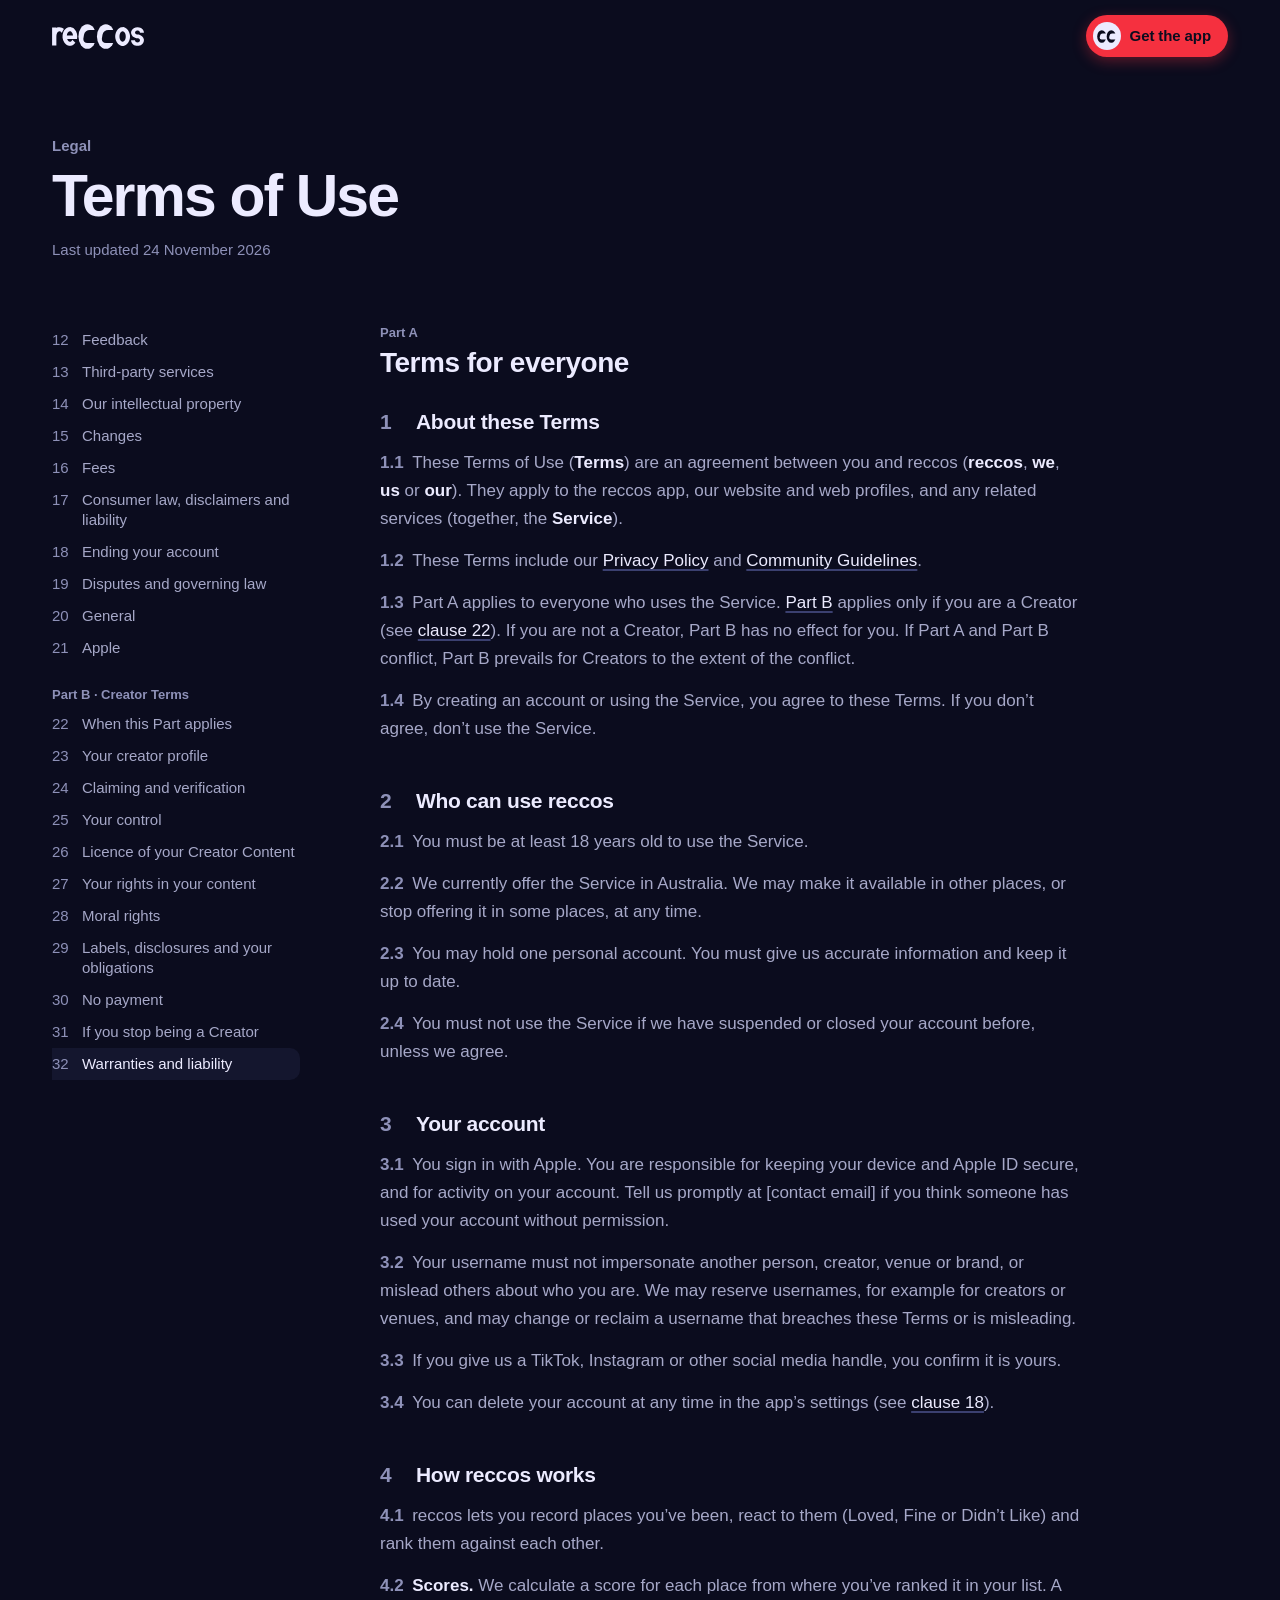
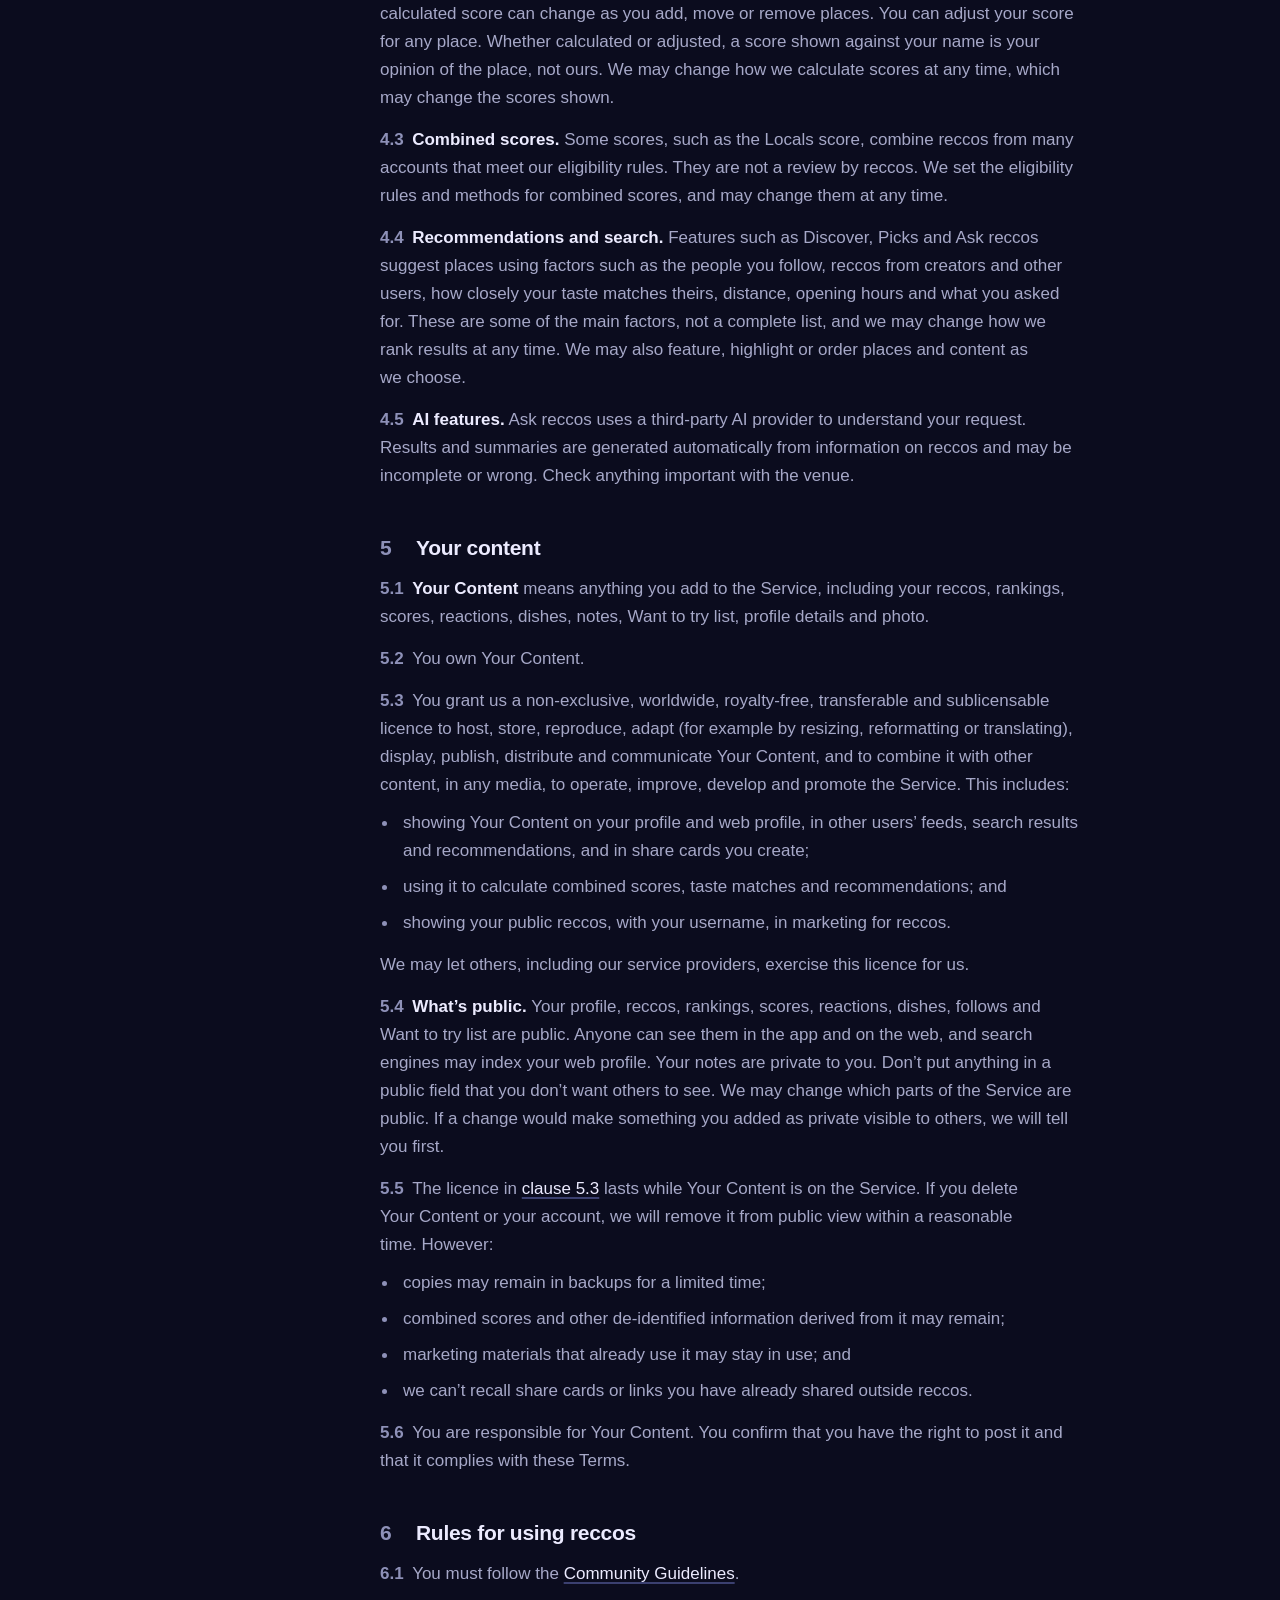
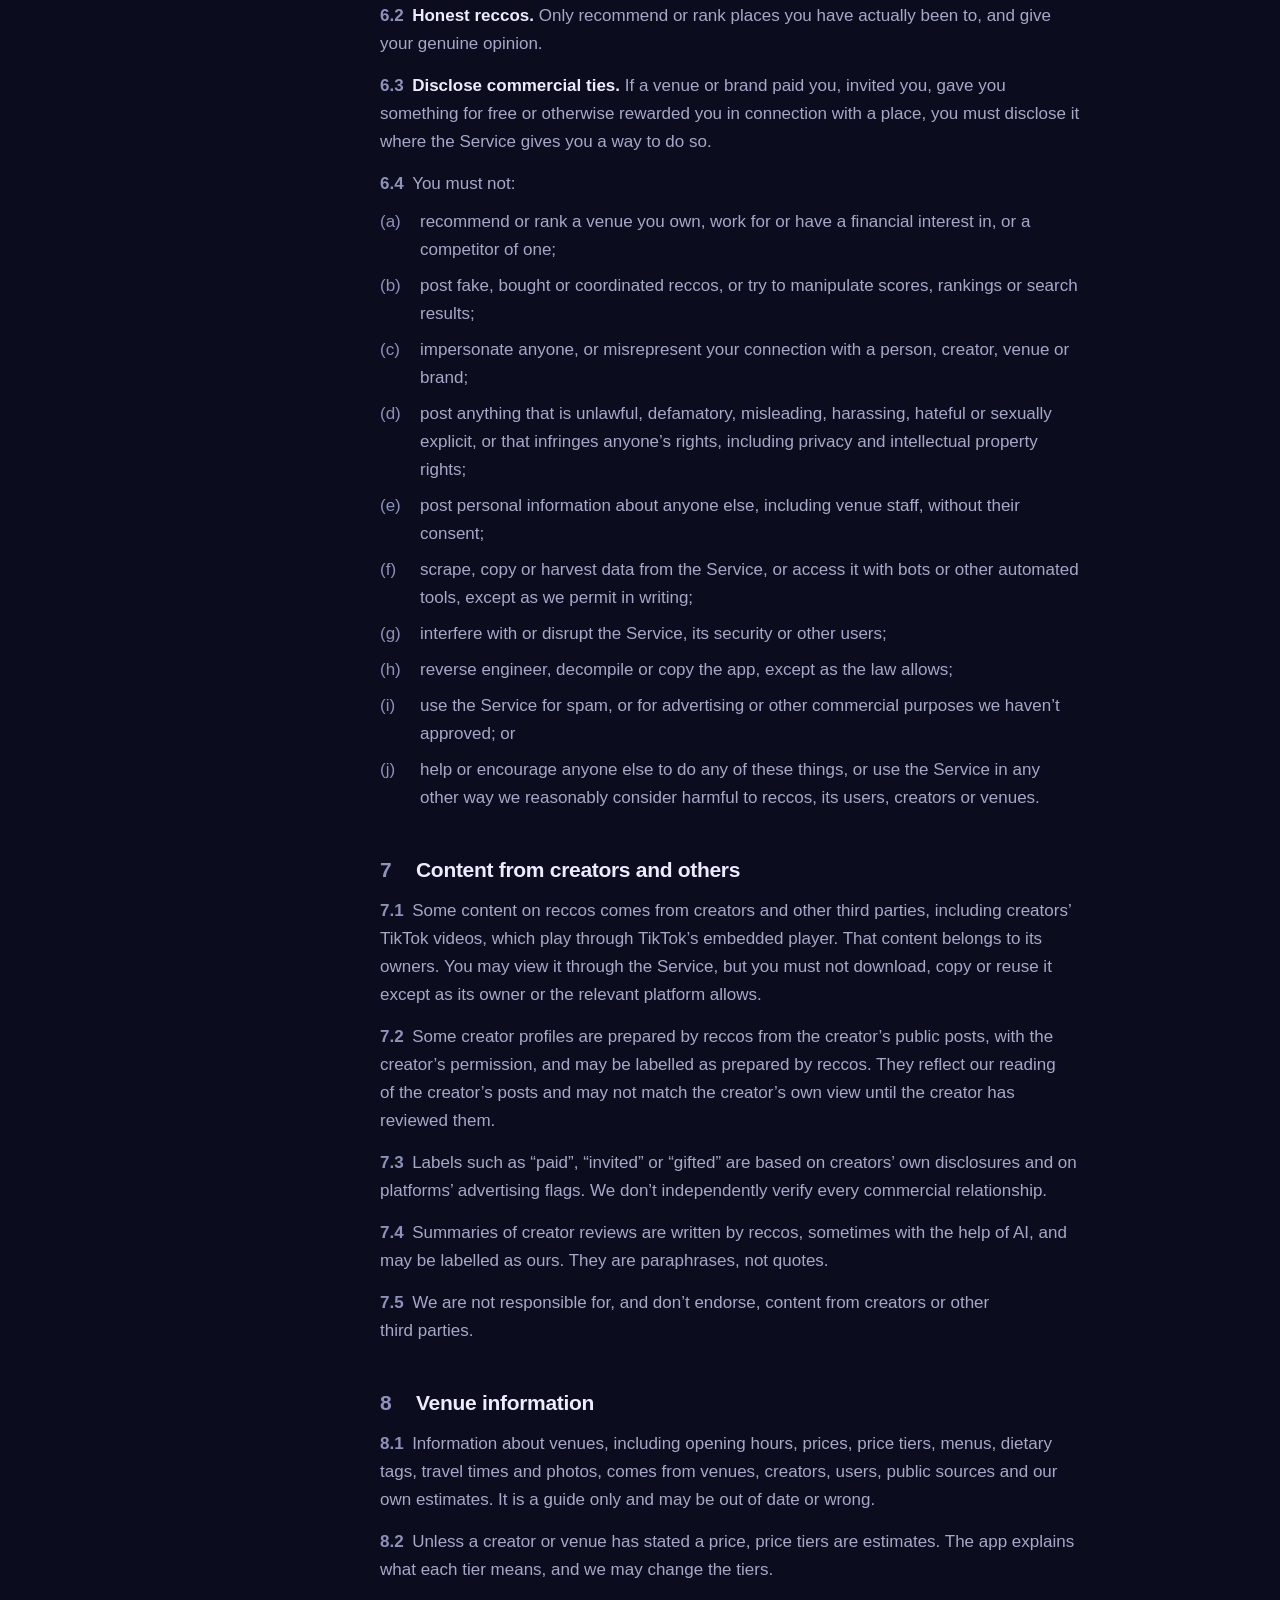
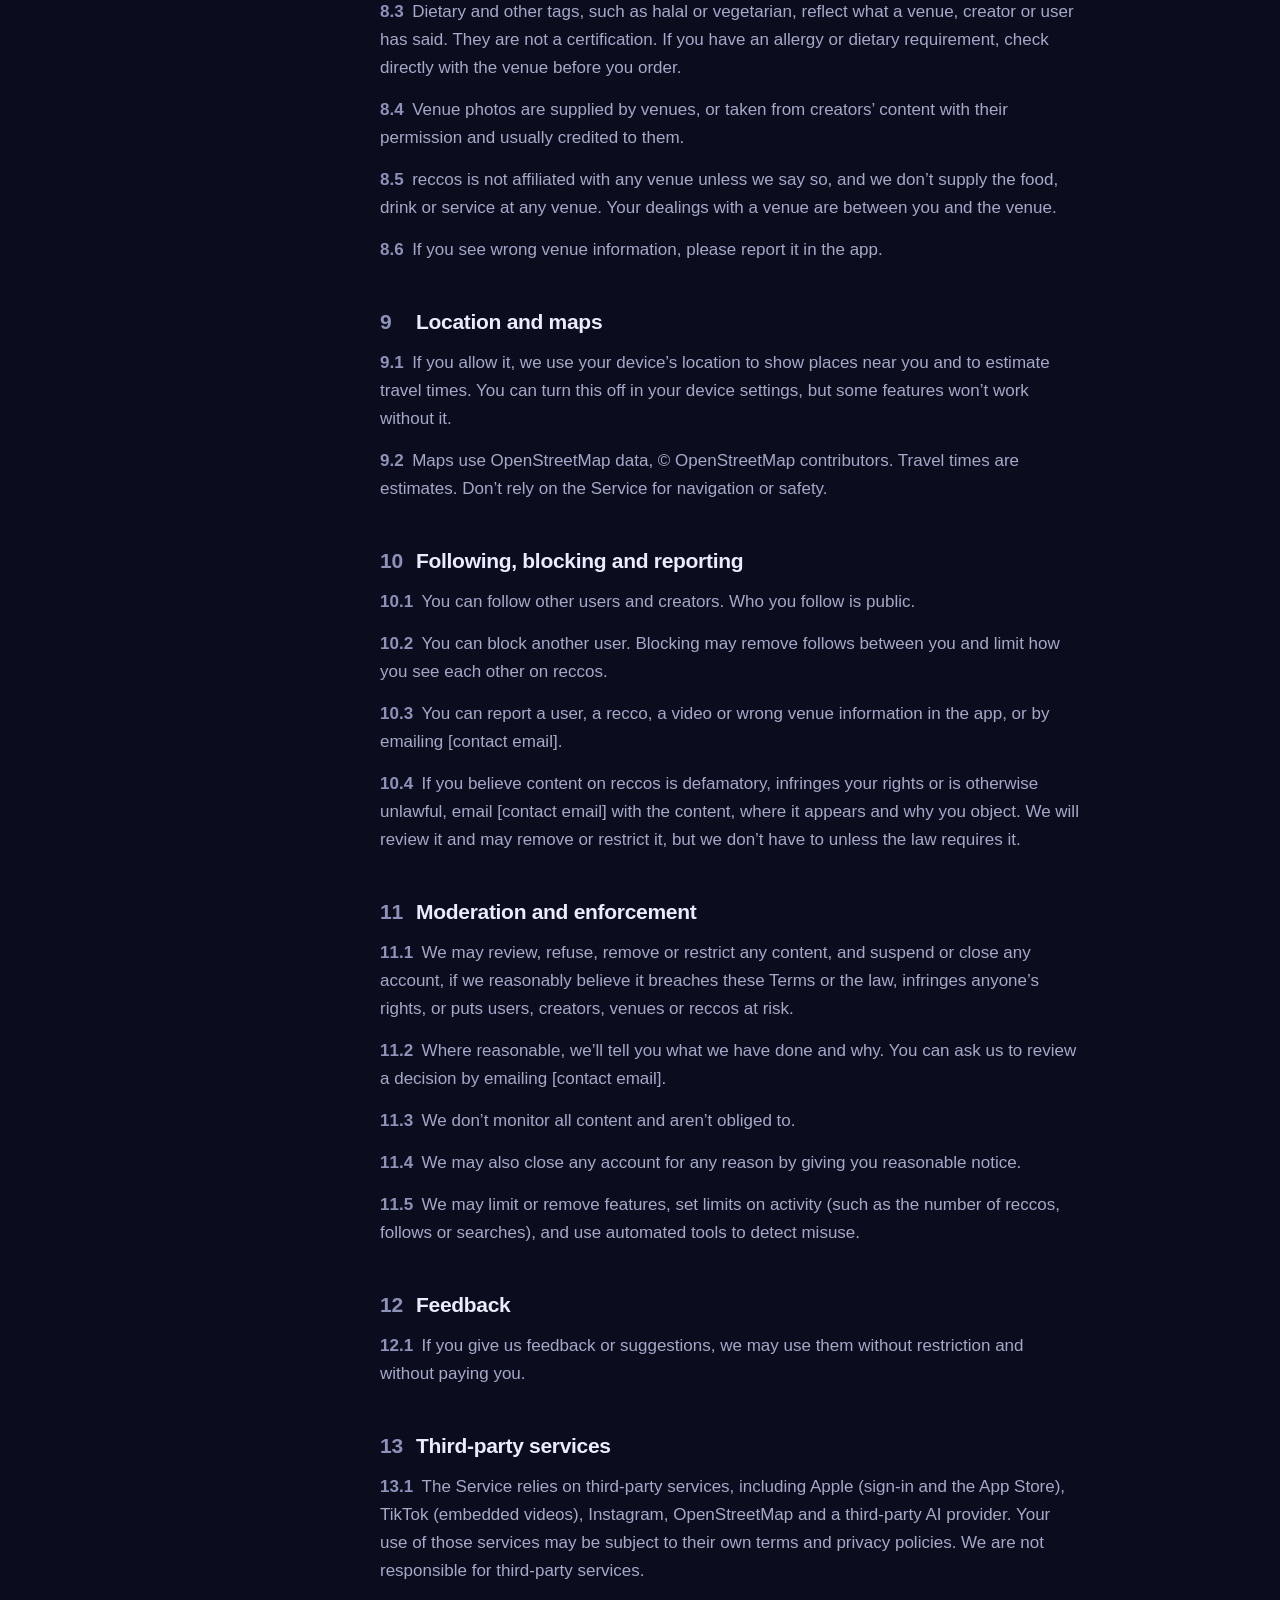
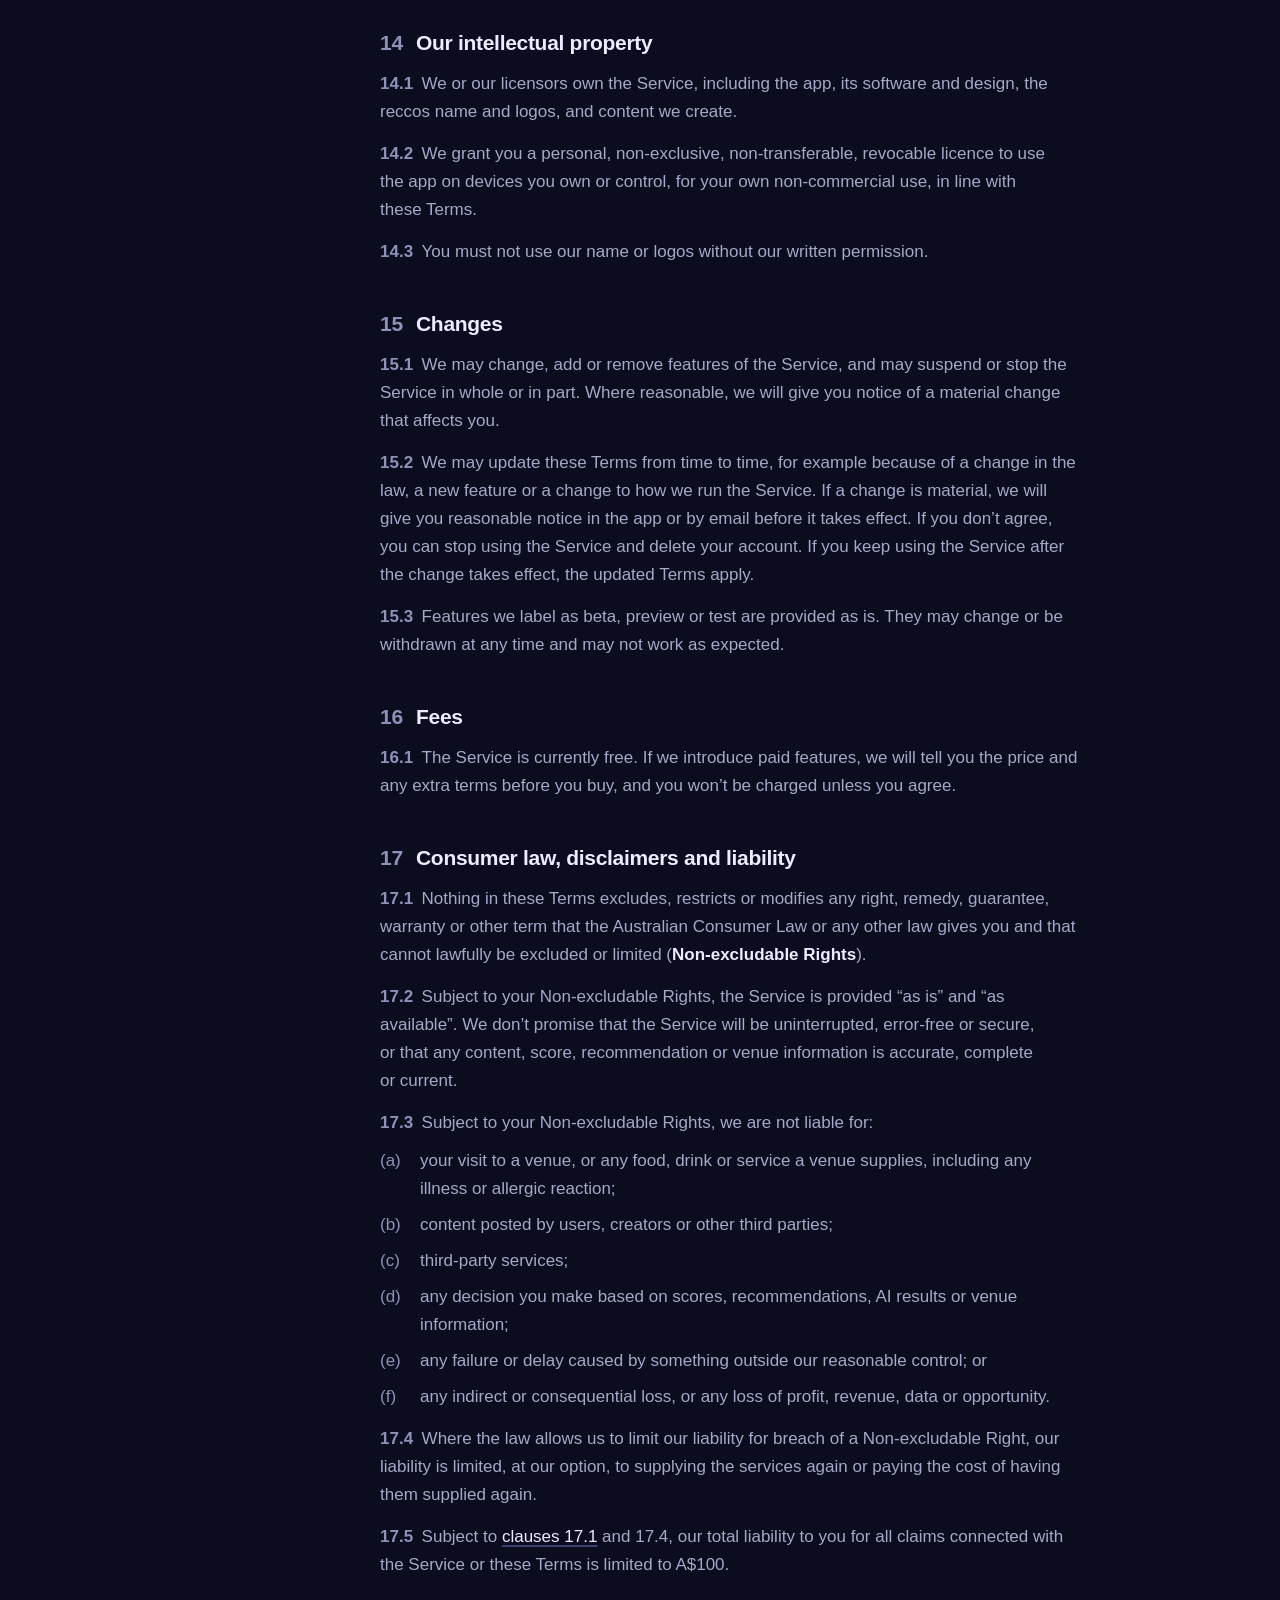
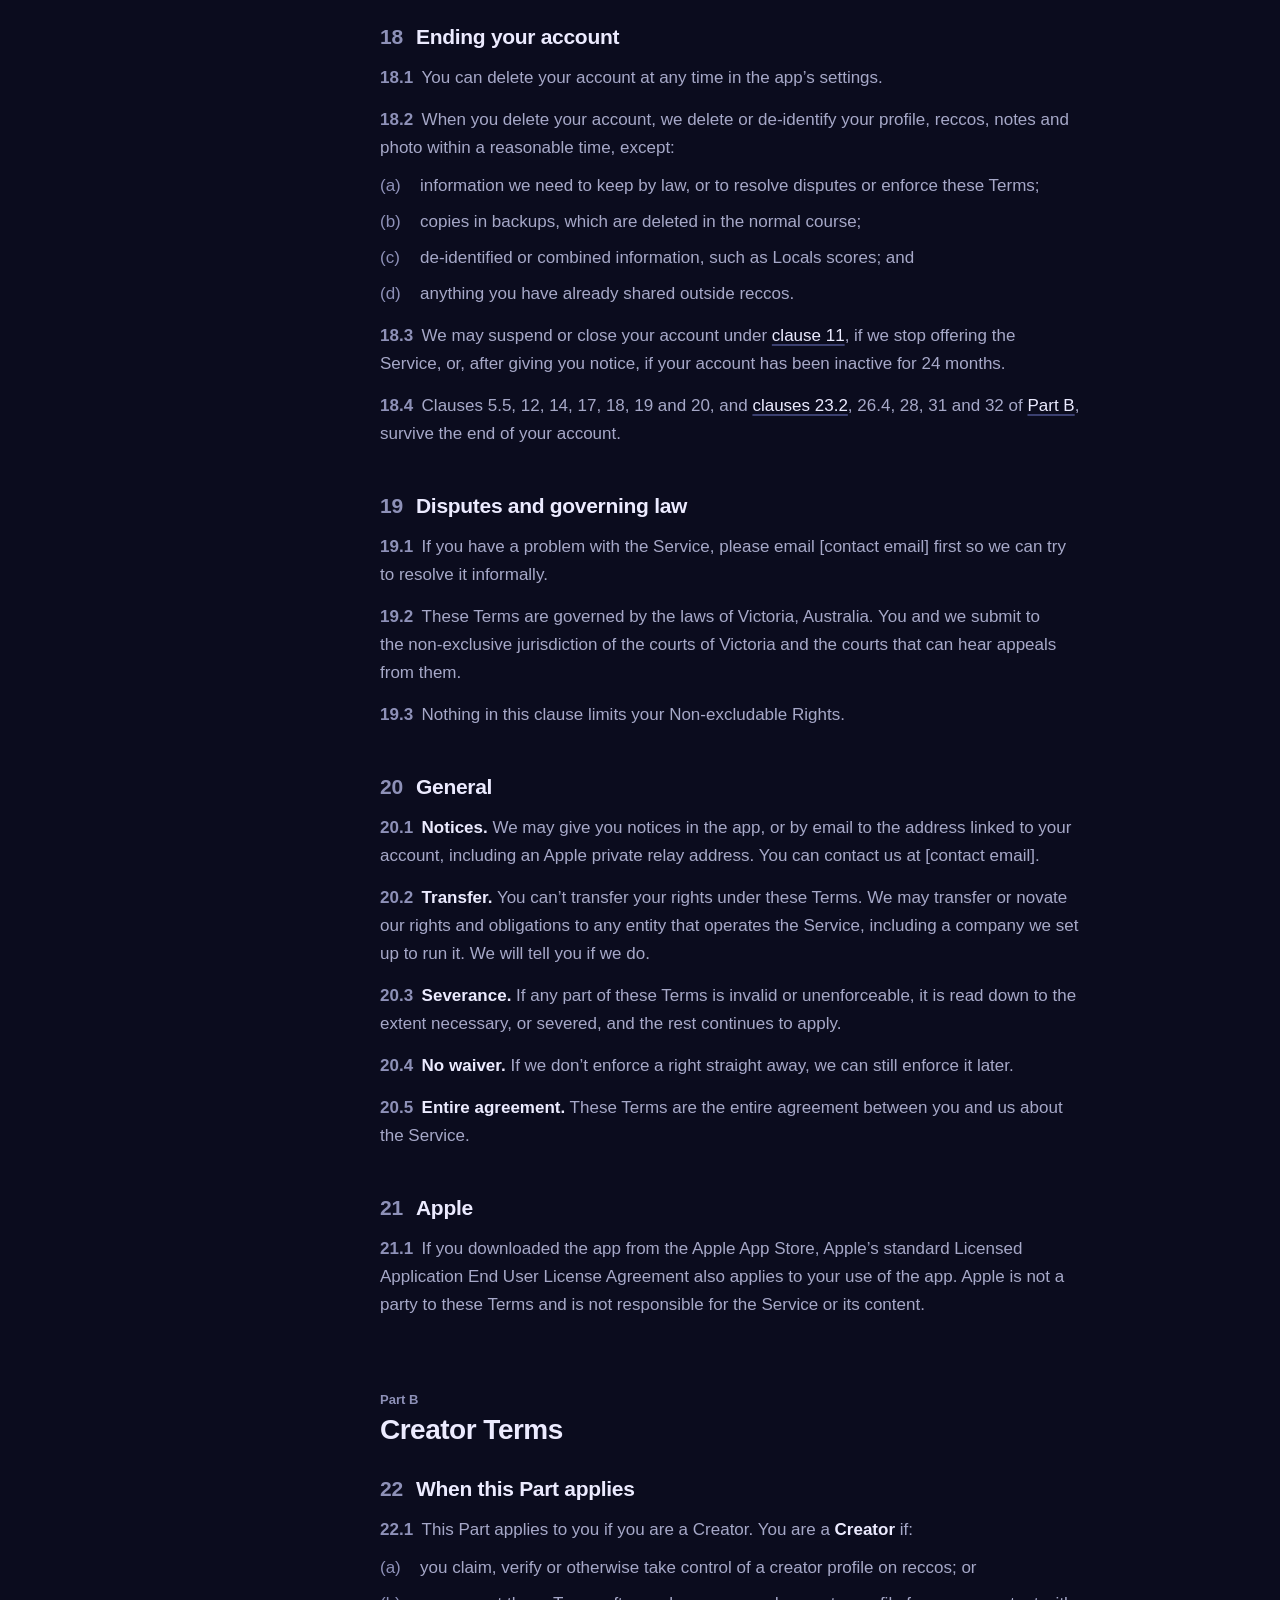
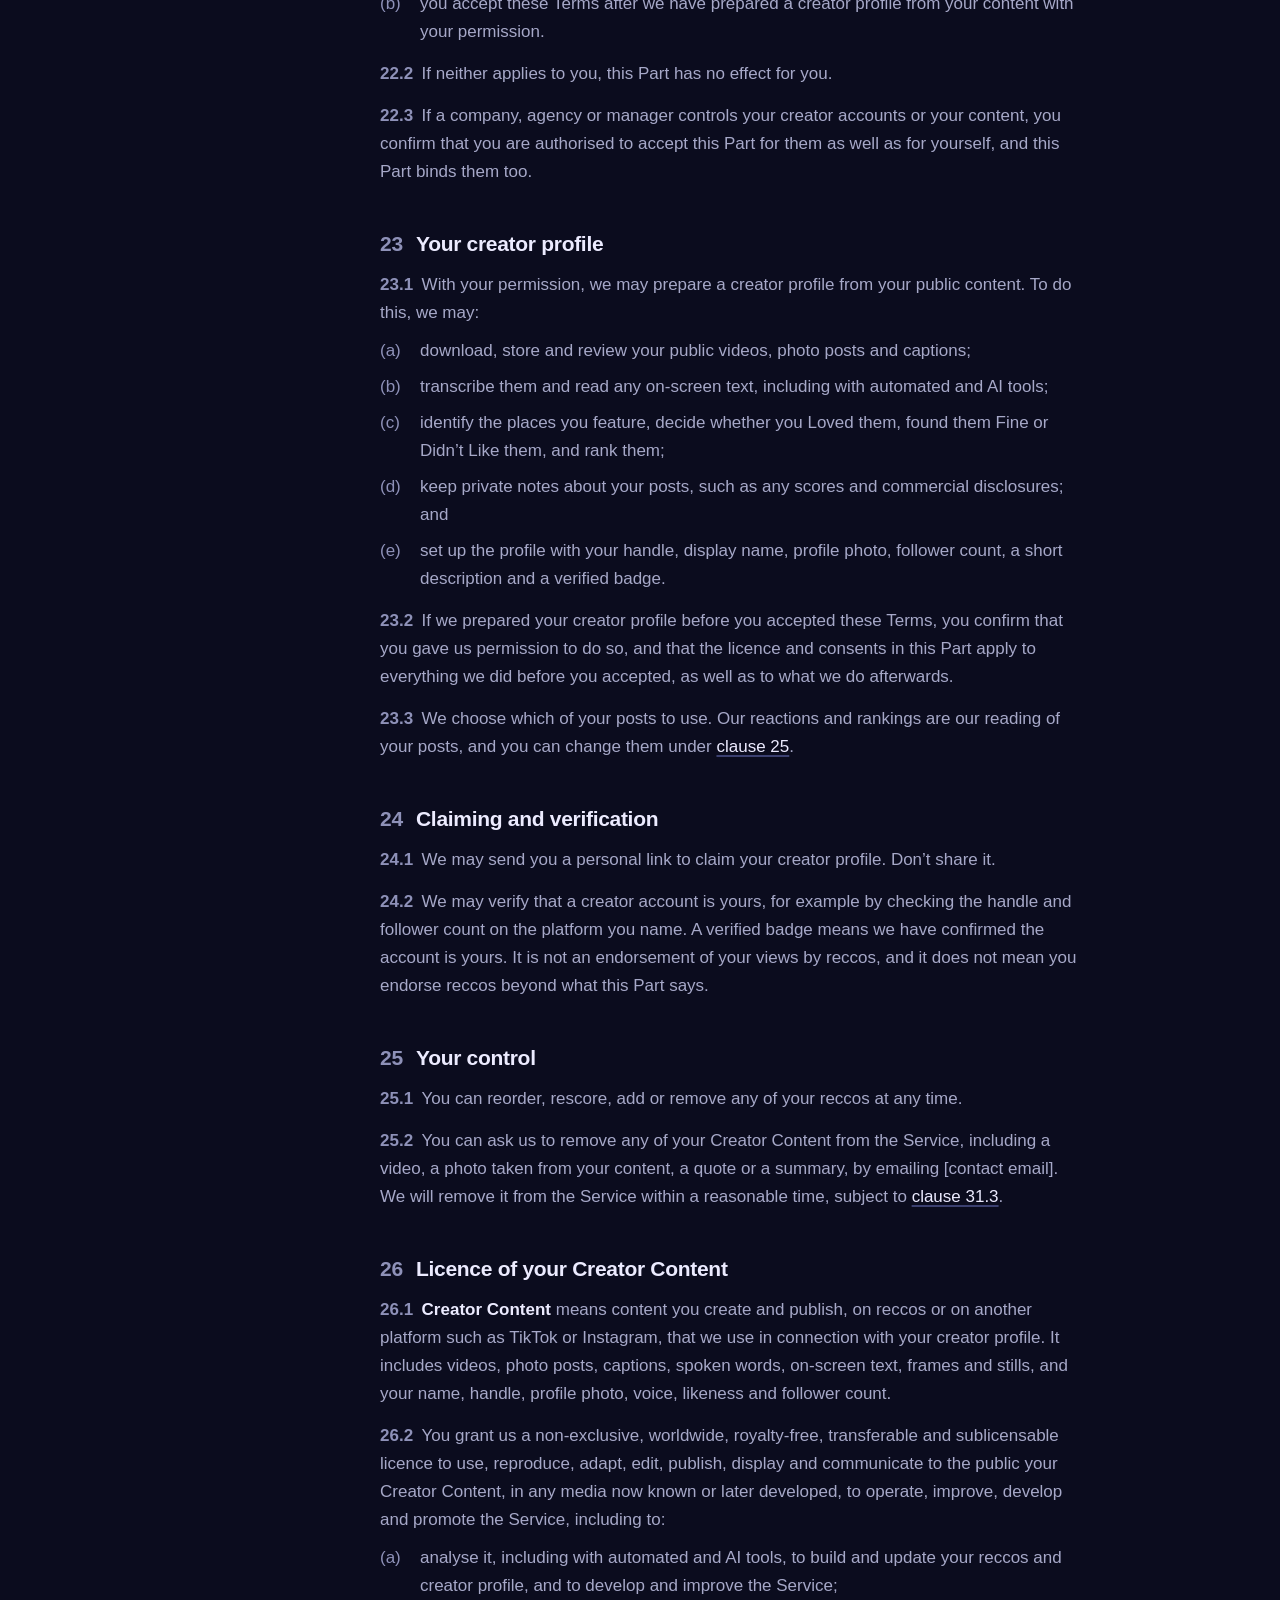
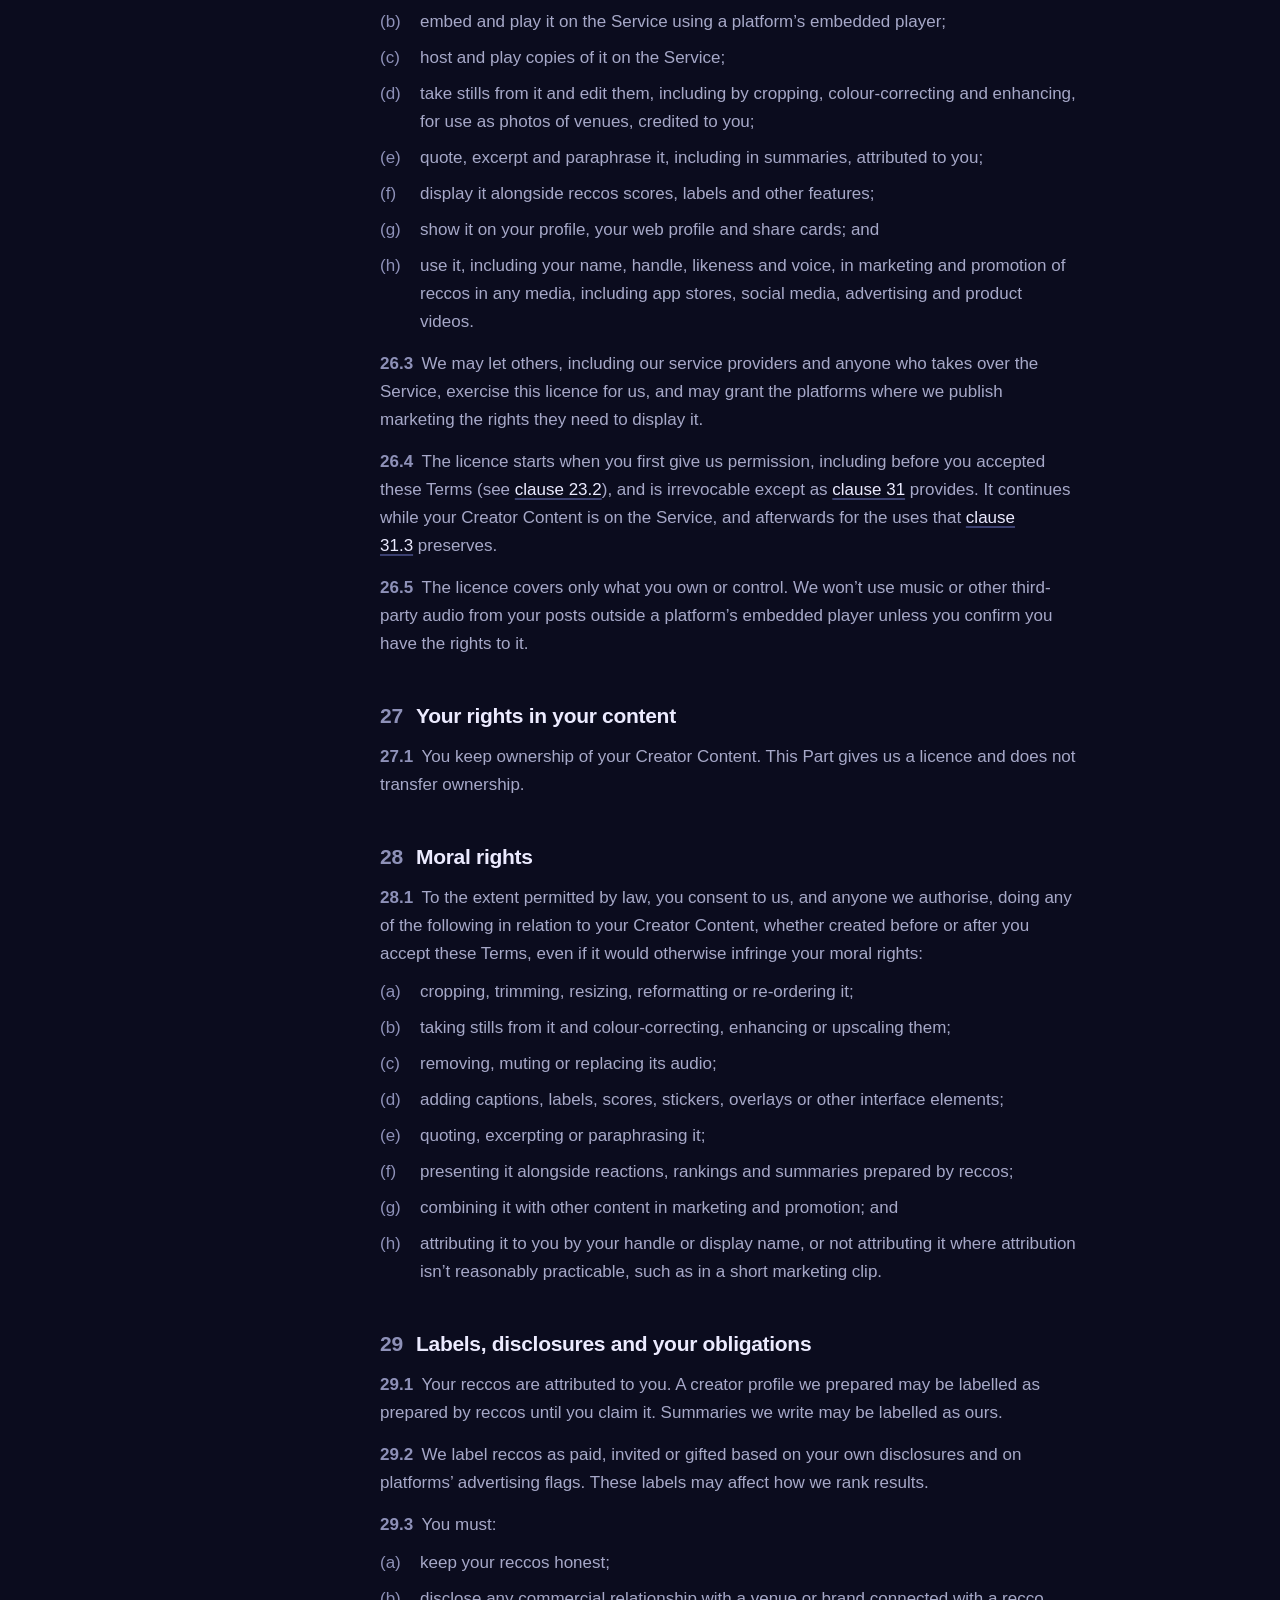
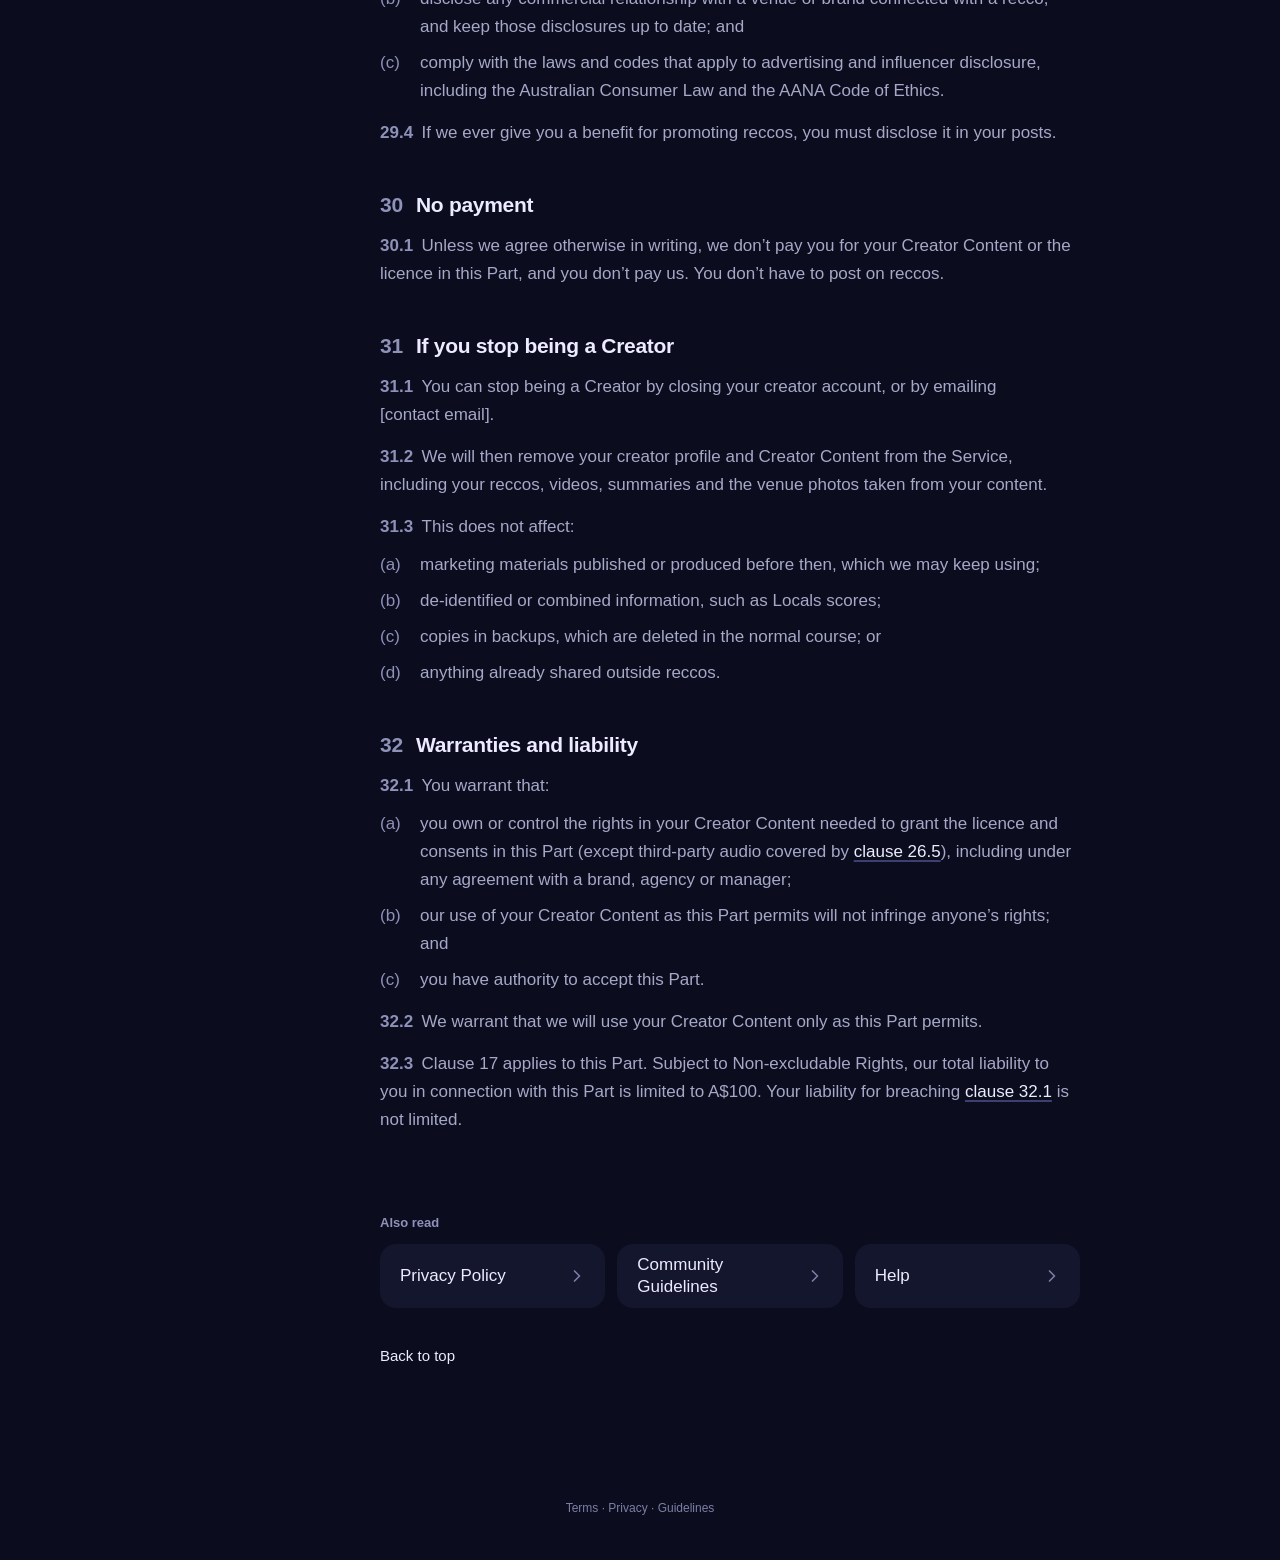
<file: site/terms/index.html>
<!doctype html>
<html lang="en-AU">
<head>
<meta charset="utf-8">
<meta name="viewport" content="width=device-width, initial-scale=1, viewport-fit=cover">
<title>Terms of Use · reccos</title>
<meta name="description" content="The terms for using reccos, the app for recommending and finding Melbourne’s restaurants, cafés, bars and pubs.">
<meta name="robots" content="noindex">
<meta name="theme-color" content="#0B0C1E">
<meta name="color-scheme" content="dark">
<link rel="icon" href="../favicon.svg" type="image/svg+xml">
<link rel="icon" href="../favicon-32.png" sizes="32x32" type="image/png">
<link rel="apple-touch-icon" href="../apple-touch-icon.png">
<style>
html,body{margin:0;padding:0;background:#0B0C1E}
body{margin:0;background:#0B0C1E}
.rc{--n950:#0B0C1E;--n900:#14162E;--n800:#1D2040;--n700:#2A2E55;--n600:#3B4070;--ink:#ECEBFF;--mut:#A6A8C8;--fnt:#7C7FA6;--red:#F5303F;--redt:#FF5A66;--redtint:#411B31;--gold:#FFC247;--goldt:#FFD27A;--goldtint:#33291A;--slate:#8E91B8;--slatet:#C4C6E3;--slatetint:#23264A;--flame:#FF9F1C;--blue:#5B8CFF;--herb:#9CCE62;--latte:#DEA678;--neon:#AA8CFF;--lagoon:#54C4D6;--bounce:cubic-bezier(0.34,1.56,0.64,1);--snap:cubic-bezier(0.2,0.9,0.3,1);--glide:cubic-bezier(0.25,0.9,0.3,1);--glass:rgba(29,32,64,.55);--stroke:rgba(255,255,255,.14);
  position:relative;background:var(--n950);color:var(--ink);font-family:'Helvetica Neue',Helvetica,Arial,sans-serif;font-size:17px;line-height:24px;-webkit-font-smoothing:antialiased;-moz-osx-font-smoothing:grayscale;text-rendering:optimizeLegibility;overflow-x:clip;min-height:100%}
.rc *,.rc *::before,.rc *::after{box-sizing:border-box}
.rc a{color:inherit;text-decoration:none}
.rc button{font:inherit;color:inherit;background:none;border:0;padding:0;margin:0;cursor:pointer;-webkit-tap-highlight-color:transparent}
.rc :focus-visible{outline:2px solid var(--ink);outline-offset:3px;border-radius:10px}
.rc :where(h1,h2,h3,p,ul,ol){margin:0}
.rc h1,.rc h2,.rc h3{text-wrap:balance}
.rc p{text-wrap:pretty}
.tab{font-variant-numeric:tabular-nums}
.sr{position:absolute;width:1px;height:1px;overflow:hidden;clip:rect(0 0 0 0);white-space:nowrap}
.pg{container:pg/inline-size;position:relative}
.w{width:100%;max-width:1264px;margin:0 auto;padding:0 44px}
.ink{color:var(--ink)}
.defs{position:absolute;width:0;height:0;overflow:hidden}
svg.mk{display:block;flex:none;overflow:visible}

/* ---------- wordmark (only the eyes move) ---------- */
.wm{display:block;flex:none;overflow:visible}
.wm .shut{opacity:0}
.wm.blink .open{opacity:0}.wm.blink .shut{opacity:1}

/* ---------- header ---------- */
.hd{position:sticky;top:0;z-index:30;height:72px}
.hd::before{content:'';position:absolute;inset:0;background:var(--glass);-webkit-backdrop-filter:blur(24px) saturate(180%);backdrop-filter:blur(24px) saturate(180%);opacity:0;transition:opacity 380ms var(--glide)}
.rc.scrolled .hd::before{opacity:1}
.hd .w{position:relative;height:100%;display:flex;align-items:center;gap:24px}
.brand{display:flex;align-items:center;height:44px;flex:none}
.brand .wm{height:25px;width:92px}
.nav{display:flex;gap:2px;margin:0 auto;padding:4px;border-radius:999px}
.nav a{position:relative;display:block;padding:8px 14px;font-size:15px;line-height:20px;font-weight:500;color:var(--mut);border-radius:999px;transition:color 220ms var(--snap)}
.nav a:hover{color:var(--ink)}
.nav{align-items:center}
.nav-sep{width:1px;height:18px;margin:0 12px;border-radius:1px;background:var(--n600);flex:none}
.nav a::after{content:'';position:absolute;left:14px;right:14px;bottom:3px;height:2px;border-radius:1px;background:var(--red);transform:scaleX(0);transition:transform 320ms var(--bounce)}
.nav a.on{color:var(--ink)}.nav a.on::after{transform:scaleX(1)}
.gta{position:relative;flex:none;display:inline-flex;align-items:center;gap:9px;height:42px;padding:0 17px 0 7px;border-radius:999px;background:var(--red);color:var(--n950)!important;font-size:15px;line-height:20px;font-weight:700;letter-spacing:-.1px;white-space:nowrap;box-shadow:0 4px 14px rgba(245,48,63,.35);transition:transform 320ms var(--bounce),box-shadow 320ms var(--glide)}
.gta:hover{transform:translateY(-2px);box-shadow:0 10px 26px rgba(245,48,63,.5)}
.gta:active{transform:scale(.94);transition-duration:110ms}
.chip{position:relative;flex:none;width:28px;height:28px;border-radius:50%;background:var(--ink)}
.chip svg{position:absolute;left:50%;top:50%;width:19px;height:13px;margin:-6.5px 0 0 -9.5px;transition:opacity 160ms linear,transform 380ms var(--bounce)}
.chip .eo{color:var(--n950)}
.chip .eh{color:var(--red);opacity:0;transform:scale(.4)}
.gta:hover .chip .eo{opacity:0}.gta:hover .chip .eh{opacity:1;transform:scale(1.12)}

/* ---------- type ---------- */
.h1{font-size:clamp(48px,6.2cqi,88px);line-height:.95;letter-spacing:-.036em;font-weight:700;max-width:6.9em}
.h2{font-size:clamp(34px,3.9cqi,54px);line-height:1.02;letter-spacing:-.032em;font-weight:700}
.h3{font-size:clamp(26px,2.3cqi,32px);line-height:1.1;letter-spacing:-.025em;font-weight:700}
.lede{font-size:clamp(18px,1.6cqi,21px);line-height:1.5;color:var(--mut);max-width:36em;text-wrap:balance}
.eyebrow{display:flex;align-items:center;gap:8px;font-size:15px;line-height:20px;font-weight:600;color:var(--mut)}

/* lockups: a thin word on the wordmark's baseline, at its x-height (Wordmark.tsx Lockup) */
/* The word's baseline sits on the r e o s baseline (260 of the wordmark's 304): an inline-block SVG stands on its
   bottom margin edge, so a negative bottom margin of the eyes' overhang lowers it onto the text's baseline. */
.lock{--h:clamp(46px,4.7cqi,66px);display:block;font-size:calc(var(--h)*1.4);line-height:1;white-space:nowrap;margin-bottom:28px}
.lock .lw{font-weight:100;letter-spacing:-.5px;margin-right:calc(var(--h)*.28);white-space:nowrap}
.lock .wm{display:inline-block;vertical-align:baseline;height:var(--h);width:calc(var(--h)*3.6732);margin-bottom:calc(var(--h)*-.1382)}

/* ---------- reveal (only once JS is running) ---------- */
.js .rv{opacity:0;transform:translateY(22px);transition:opacity 520ms var(--glide),transform 720ms var(--glide)}
.js .rv.in{opacity:1;transform:none}
.rm .rv,.rm .cards .cc{opacity:1!important;transform:none!important}

/* ---------- hero ---------- */
.hero{display:grid;grid-template-columns:minmax(0,1fr) 500px;gap:40px;align-items:center;padding-top:44px;padding-bottom:24px;min-height:min(860px,calc(100vh - 72px))}
.hcopy{display:flex;flex-direction:column;align-items:flex-start;min-width:0}
.chat{display:flex;flex-direction:column;gap:3px;margin-bottom:30px}
.msg{display:flex;align-items:flex-end;gap:8px}
.msg .av{width:30px;height:30px;border-radius:50%;flex:none;display:grid;place-items:center;font-size:13px;line-height:1;font-weight:700}
.msg .av.ghost{visibility:hidden}
.mcol{display:flex;flex-direction:column;align-items:flex-start;gap:4px}
.who{font-size:12px;line-height:16px;color:var(--fnt);padding-left:13px}
.who b{font-weight:500;color:var(--mut)}
.bub{display:inline-block;background:var(--n800);padding:9px 15px 10px;font-size:17px;line-height:22px;letter-spacing:-.2px;border-radius:20px}
.bub.t1{border-radius:20px 20px 20px 6px}.bub.t2{border-radius:6px 20px 20px 20px}.bub.t3{border-radius:6px 20px 20px 6px}
.stamp{font-size:12px;line-height:16px;color:var(--fnt);padding:7px 0 3px 51px}
.js .hero .msg,.js .hero .stamp{opacity:0;transform:translateY(10px) scale(.94);transform-origin:0 100%}
.js .hero .msg.on,.js .hero .stamp.on{opacity:1;transform:none;transition:transform 420ms var(--bounce),opacity 200ms linear}
.js .hero .msg.on.out,.js .hero .stamp.on.out{opacity:0;transform:none;transition:opacity 380ms var(--glide)}
.js .hero .h1,.js .hero .lede,.js .hero .get,.js .hero .facts{opacity:0;transform:translateY(18px)}
.js .hero .on.h1,.js .hero .on.lede,.js .hero .on.get,.js .hero .on.facts{opacity:1;transform:none;transition:opacity 420ms var(--glide),transform 640ms var(--glide)}
.hero .lede{margin-top:22px}
.get{display:flex;flex-wrap:wrap;align-items:center;gap:14px 22px;margin-top:34px}
.get-l{display:flex;flex-direction:column;align-items:flex-start;gap:12px}
.badge{display:inline-flex;flex-direction:column;justify-content:center;gap:2px;height:58px;padding:0 22px 0 20px;border-radius:13px;background:#000;color:#fff!important;transition:transform 320ms var(--bounce),box-shadow 320ms var(--glide)}
.badge:hover{transform:translateY(-2px);box-shadow:0 10px 30px rgba(0,0,0,.45)}
.badge:active{transform:scale(.96);transition-duration:110ms}
.badge small{font-size:11px;line-height:12px;font-weight:500;letter-spacing:.1px}
.badge span{font-size:23px;line-height:24px;font-weight:500;letter-spacing:-.5px}
.ionly{display:none;font-size:15px;line-height:20px;color:var(--mut)}
.android .badge,.android .qr{display:none}.android .ionly{display:block}
.qr{display:none;align-items:center;gap:14px;padding:9px 18px 9px 9px;border-radius:22px;background:var(--n900)}
@media (hover:hover) and (pointer:fine){.qr{display:flex}}
.qr-code{position:relative;width:104px;height:104px;border-radius:15px;background:var(--ink);padding:8px;flex:none}
.qr-code svg{display:block;width:88px;height:88px}
.qr-mid{position:absolute;left:50%;top:50%;width:26px;height:26px;margin:-13px 0 0 -13px;border-radius:8px;background:var(--n950);display:grid;place-items:center}
.qr-mid svg{position:absolute;left:50%;top:50%;width:17px;height:12px;margin:-6px 0 0 -8.5px}
.qr-mid .eo{color:var(--ink);animation:qrO 6.4s infinite}
.qr-mid .eh{color:var(--red);opacity:0;animation:qrH 6.4s infinite}
.rm .qr-mid .eo{opacity:0}.rm .qr-mid .eh{opacity:1}
@keyframes qrO{0%,11%{opacity:1;transform:none}13%{transform:scaleY(.1)}15%,22%{transform:none}28%,40%{transform:translateX(1.5px)}45%{opacity:1;transform:none}49%,87%{opacity:0;transform:scale(.6)}93%,100%{opacity:1;transform:none}}
@keyframes qrH{0%,45%{opacity:0;transform:scale(.4)}51%{opacity:1;transform:scale(1.15)}55%{transform:none}62%{transform:scale(1.22)}66%{transform:none}70%{transform:scale(1.12)}74%,85%{opacity:1;transform:none}90%,100%{opacity:0;transform:scale(.4)}}
.qr-t{display:flex;flex-direction:column;gap:3px;max-width:128px}
.qr-t b{font-size:15px;line-height:20px;font-weight:600}
.qr-t span{font-size:13px;line-height:18px;color:var(--mut)}
.filmbtn{display:inline-flex;align-items:center;gap:11px;padding:2px 6px 2px 2px;border-radius:999px}
.filmbtn .pl{width:42px;height:42px;border-radius:50%;background:var(--glass);-webkit-backdrop-filter:blur(24px) saturate(180%);backdrop-filter:blur(24px) saturate(180%);display:grid;place-items:center;transition:transform 320ms var(--bounce),background 220ms var(--snap)}
.filmbtn .pl svg{width:14px;height:14px;margin-left:2px}
.filmbtn:hover .pl{transform:scale(1.08);background:var(--n700)}
.filmbtn b{font-size:16px;line-height:20px;font-weight:600}
.filmbtn i{font-style:normal;font-size:14px;line-height:20px;color:var(--fnt);margin-left:-3px}
.facts{display:flex;flex-wrap:wrap;align-items:center;gap:6px 14px;margin:30px 0 0;padding:0;list-style:none;font-size:14px;line-height:20px;color:var(--mut)}
.facts li{display:flex;align-items:center;gap:14px}
.facts li+li::before{content:'';width:3px;height:3px;border-radius:50%;background:var(--n600)}
.facts b{font-weight:600;color:var(--ink)}

/* the sort: a creator's TikToks fly into reccos and land as a scored list */
.sort{position:relative;width:500px;height:660px;justify-self:end}
.sort::before{content:'';position:absolute;right:-60px;top:40px;width:520px;height:560px;border-radius:50%;background:radial-gradient(closest-side,rgba(179,155,255,.16),rgba(179,155,255,0));pointer-events:none}
.tile{position:absolute;left:var(--x);top:var(--y);width:108px;height:192px;z-index:1;transform:rotate(var(--r));transition:transform 320ms var(--bounce),opacity 220ms linear}
.tile.hid{opacity:0;transform:rotate(var(--r)) scale(.9);transition:none}
.tile.fly{opacity:0;transform:translate(var(--fx),var(--fy)) rotate(0deg) scale(var(--fs));transition:transform 640ms var(--glide),opacity 180ms linear 420ms}
.tile-in{width:100%;height:100%;border-radius:14px;overflow:hidden;position:relative;background:var(--n800);box-shadow:0 10px 30px rgba(0,0,0,.45);animation:drift 7s ease-in-out infinite alternate;animation-delay:var(--dd)}
.tile-in img{display:block;width:100%;height:100%;object-fit:cover}
.tile .tc{position:absolute;left:6px;bottom:6px;display:flex;align-items:center;gap:5px;height:22px;padding:0 8px 0 3px;border-radius:11px;background:var(--glass);-webkit-backdrop-filter:blur(24px) saturate(180%);backdrop-filter:blur(24px) saturate(180%);font-size:10px;line-height:12px;font-weight:600}
.tile .tc img{width:16px;height:16px;border-radius:50%}
.tile .tc svg{width:7px;height:7px}
@keyframes drift{from{transform:translateY(6px)}to{transform:translateY(-8px)}}
.sort .phone{position:absolute;right:0;top:0;z-index:2}
.kss{position:absolute;inset:0}
.ks{opacity:0;transition:opacity 420ms var(--glide)}
.ks.on{opacity:1}
.rc:not(.js) .tg~.tg,.rm .tg~.tg{display:none}

/* ---------- phone frame + 390pt screens, zoomed (re-laid out, so text stays sharp) ---------- */
.phone{--z:.7231;--b:9px;position:relative;width:calc(390px*var(--z) + var(--b)*2);height:calc(844px*var(--z) + var(--b)*2);padding:var(--b);border-radius:calc(56px*var(--z) + var(--b));background:linear-gradient(150deg,#323765 0%,#1D2040 22%,#14162E 60%,#262A52 100%);box-shadow:0 34px 80px rgba(0,0,0,.55),0 10px 30px rgba(0,0,0,.45);flex:none}
.phone::before,.phone::after{content:'';position:absolute;width:3px;border-radius:2px;background:#2A2E55}
.phone::before{left:-3px;top:22%;height:7%;box-shadow:0 calc(844px*var(--z)*.1) 0 #2A2E55}
.phone::after{right:-3px;top:28%;height:11%}
.clip{position:relative;width:calc(390px*var(--z));height:calc(844px*var(--z));border-radius:calc(56px*var(--z));overflow:hidden;background:var(--n950);isolation:isolate}
.clip::after{content:'';position:absolute;left:50%;top:calc(11px*var(--z));width:calc(124px*var(--z));height:calc(36px*var(--z));margin-left:calc(-62px*var(--z));border-radius:999px;background:#000;z-index:9}
.scr{position:absolute;left:0;top:0;width:390px;height:844px;zoom:var(--z);overflow:hidden;background:var(--n950);font-size:17px;line-height:22px}
.sbar{height:54px;display:flex;align-items:center;justify-content:space-between;padding:6px 30px 0 44px;font-size:17px;font-weight:600;letter-spacing:-.3px}
.sbar svg{display:block}
.sbar .ic{display:flex;gap:6px;align-items:center}
.tbar{height:44px;display:flex;align-items:center;justify-content:space-between;padding:0 10px 0 8px}
.tbar svg{display:block}
.home{position:absolute;left:50%;bottom:8px;width:134px;height:5px;margin-left:-67px;border-radius:3px;background:rgba(236,235,255,.9)}

/* rows as in the app */
.rk{width:30px;flex:none;font-size:26px;line-height:28px;font-weight:300;letter-spacing:-.8px;color:var(--fnt);font-variant-numeric:tabular-nums}
.nm{font-size:17px;line-height:22px;font-weight:500;letter-spacing:-.2px;white-space:nowrap;overflow:hidden;text-overflow:ellipsis}
.cap{font-size:13px;line-height:18px;color:var(--mut);white-space:nowrap;overflow:hidden;text-overflow:ellipsis}
.sc{font-size:19px;line-height:22px;font-weight:500;letter-spacing:-.3px;font-variant-numeric:tabular-nums;flex:none}
.lov{color:var(--redt)}.fin{color:var(--goldt)}.dis{color:var(--slatet)}
.g4{opacity:.4}.g2{opacity:.2}
.prow{display:flex;align-items:center;gap:14px;padding:12px 20px;position:relative}
.prow::after{content:'';position:absolute;left:20px;right:20px;bottom:0;height:1px;background:var(--n800)}
.prow .tx{flex:1;min-width:0}

/* hero screen: a creator's profile */
.kp{padding:2px 20px 0;display:flex;gap:14px;align-items:center}
.kp img{width:64px;height:64px;border-radius:50%;flex:none}
.kp .kn{font-size:22px;line-height:27px;font-weight:700;letter-spacing:-.5px;display:flex;align-items:center;gap:6px}
.kp .kn svg{width:19px;height:19px}
.kp .kh{font-size:14px;line-height:19px;color:var(--mut)}
.kfoc{padding:14px 20px 0;font-size:15px;line-height:21px;color:var(--mut)}
.follow{margin:16px 20px 0;height:44px;border-radius:16px;background:var(--red);color:var(--n950);font-size:16px;font-weight:700;display:grid;place-items:center}
.ctabs{display:flex;padding:18px 8px 0}
.ctab{flex:1;height:68px;display:flex;flex-direction:column;align-items:center;gap:4px;position:relative}
.ctab .mw{position:relative;width:30px;height:38px;display:flex;align-items:flex-end;justify-content:center}
.ctab .mw svg{width:30px;height:30px}
.ctab .bd{position:absolute;top:0;left:29px;min-width:18px;height:18px;padding:0 5px;border-radius:9px;font-size:11px;line-height:18px;font-weight:700;color:var(--n950);text-align:center;font-variant-numeric:tabular-nums}
.ctab .lb{font-size:13px;line-height:17px;font-weight:600;letter-spacing:-.1px}
.ctab .ul{position:absolute;left:24%;right:24%;bottom:0;height:3px;border-radius:2px}
.krows{margin-top:6px;border-top:1px solid var(--n800)}
.js .krow{opacity:0;transform:translateY(14px)}
.js .krow .sc{opacity:0;transform:translateY(5px)}
.js .krow.on{opacity:1;transform:none;transition:transform 420ms var(--bounce),opacity 180ms linear}
.js .krow.on .sc{opacity:1;transform:none;transition:opacity 220ms linear 140ms,transform 320ms var(--snap) 140ms}
.js .krow.off{opacity:0;transform:none;transition:opacity 260ms linear}

/* ---------- acts ---------- */
.act{padding-top:168px}
.ahead{display:flex;flex-direction:column;align-items:flex-start}
.ahead .lede{margin-top:20px}
.cards{margin-top:52px;display:grid;grid-template-columns:repeat(3,minmax(0,1fr));gap:18px}
.cc{position:relative;display:block;border-radius:22px;overflow:hidden;background:var(--n900);isolation:isolate;transition:transform 320ms var(--bounce),box-shadow 320ms var(--glide)}
.cc::before{content:'';position:absolute;inset:0;z-index:-1;background:radial-gradient(circle at 0 0,color-mix(in srgb,var(--ac) 22%,transparent),transparent 72%)}
.cc:hover{transform:translateY(-4px);box-shadow:0 10px 30px rgba(0,0,0,.45)}
.cc:active{transform:scale(.94);transition:transform 220ms var(--snap)}
.cc .wmk{position:absolute;right:-50px;top:-50px;width:132px;height:132px;color:var(--herb);opacity:.14;transform:rotate(-14deg);z-index:-1;transition:transform 520ms var(--bounce)}
.cc:hover .wmk{transform:rotate(-8deg) translateY(-6px)}
@media (hover:hover){.cc:hover{animation:jig 640ms var(--bounce)}}
@keyframes jig{0%{rotate:0deg;scale:1}18%{rotate:-2.2deg;scale:1.03 .97}42%{rotate:1.6deg;scale:.985 1.02}66%{rotate:-.7deg;scale:1.01 .995}100%{rotate:0deg;scale:1}}
.cc-in{padding:20px 20px 22px;display:flex;flex-direction:column;gap:18px}
.cc-h{display:flex;align-items:center;gap:12px}
.cc-h img{width:48px;height:48px;border-radius:50%;flex:none;background:var(--n700)}
.cc-h .t{flex:1;min-width:0}
.cc-h .hn{display:flex;align-items:center;gap:5px;font-size:17px;line-height:22px;font-weight:500;letter-spacing:-.2px}
.cc-h .hn svg{width:16px;height:16px}
.cc-h .fl{margin-top:2px;font-size:13px;line-height:17px;font-weight:500;color:var(--mut);white-space:nowrap;overflow:hidden;text-overflow:ellipsis}
.cc-h .chev{position:relative;width:20px;height:20px;flex:none;transition:transform 320ms var(--bounce)}
.cc:hover .cc-h .chev{transform:translateX(3px)}
.cc-l{display:flex;flex-direction:column;gap:10px}
.cc-r{display:flex;align-items:center;gap:9px}
.cc-r svg{width:18px;height:18px;color:var(--herb)}
.cc-r .n{flex:1;min-width:0;font-size:15px;line-height:20px;font-weight:600;white-space:nowrap;overflow:hidden;text-overflow:ellipsis}
.cc-r .s{font-size:15px;line-height:20px;font-weight:700;font-variant-numeric:tabular-nums}
.js .cards .cc{opacity:0;transform:translateY(70px) rotate(var(--t)) scale(.9)}
.js .cards.in .cc{opacity:1;transform:none;transition:transform 640ms var(--bounce) calc(var(--i)*60ms),opacity 240ms linear calc(var(--i)*60ms),box-shadow 320ms var(--glide)}
.js .cards.in .cc:hover{transform:translateY(-4px);transition-delay:0ms}

.ask{margin-top:150px;display:grid;grid-template-columns:minmax(0,1fr) auto;gap:72px;align-items:center}
.ask .phone{--z:.7436;justify-self:center}
.ask-t{display:flex;flex-direction:column;align-items:flex-start;gap:20px;max-width:520px}
.prompt{display:flex;align-items:center;gap:12px;min-height:54px;padding:0 22px 0 16px;border-radius:26px;background:var(--n800);font-size:18px;line-height:24px}
.prompt svg{width:22px;height:22px;flex:none}
.ask-n{display:flex;flex-direction:column;gap:12px;margin:8px 0 0;padding:0;list-style:none;font-size:16px;line-height:22px;color:var(--mut)}
.ask-n li{display:flex;gap:12px;align-items:flex-start}
.ask-n svg{width:20px;height:20px;margin-top:1px;flex:none}

/* ask screen */
.abox{margin:0 20px;min-height:50px;border-radius:24px;background:var(--n800);display:flex;align-items:center;gap:8px;padding:0 16px}
.abox svg{width:20px;height:20px;flex:none}
.abox .q{font-size:17px;line-height:22px;white-space:nowrap;overflow:hidden}
.abox .q::after{content:'';display:inline-block;width:2px;height:21px;margin-left:1px;vertical-align:-4px;background:var(--red);border-radius:1px;animation:caret 1s steps(1) infinite}
.done .abox .q::after{display:none}
@keyframes caret{50%{opacity:0}}
.asum{margin:18px 20px 0;font-size:17px;line-height:25.5px;letter-spacing:-.1px;color:var(--mut)}
.asum u{color:var(--ink);font-weight:500;text-decoration:underline;text-decoration-color:var(--n600);text-underline-offset:3px;text-decoration-thickness:1px}
.pick{margin:24px 20px 4px}
.pph{position:relative;height:204px;border-radius:20px;overflow:hidden;background:#242C34}
.pph>img{position:absolute;inset:0;width:100%;height:100%;object-fit:cover;animation:pdrift 16s ease-in-out 500ms infinite alternate}
@keyframes pdrift{to{transform:scale(1.08) translate(-5px,-2px)}}
.gchip{position:absolute;left:10px;bottom:10px;transition:transform 220ms var(--snap);height:34px;display:flex;align-items:center;gap:7px;padding:0 12px 0 5px;border-radius:17px;background:var(--glass);-webkit-backdrop-filter:blur(24px) saturate(180%);backdrop-filter:blur(24px) saturate(180%);font-size:13px;line-height:18px;font-weight:600}
.gchip img{width:22px;height:22px;border-radius:50%}
.gchip svg{width:11px;height:11px;margin-left:1px}
.prow2{display:flex;align-items:flex-start;gap:12px;margin-top:14px}
.prow2 .rk{margin-top:-1px}
.prow2 .tx{flex:1;min-width:0;display:flex;flex-direction:column;gap:4px}
.pn{font-size:22px;line-height:26.4px;font-weight:700;letter-spacing:-.5px}
.ps{font-size:26px;line-height:27.3px;font-weight:500;letter-spacing:-.8px;font-variant-numeric:tabular-nums}
.lby{margin:10px 0 0 42px;display:flex;align-items:center;gap:8px;font-size:13px;line-height:18px;color:var(--mut);white-space:nowrap}
.stack{display:flex}
.stack img{width:22px;height:22px;border-radius:50%;box-shadow:0 0 0 2px var(--n950)}
.stack img+img{margin-left:-9px}
.save{margin:6px 0 0 42px;height:44px;display:flex;align-items:center;gap:7px;font-size:15px;line-height:20px;font-weight:600;color:var(--redt)}
.save svg{width:18px;height:18px}
.credit{position:absolute;right:10px;top:10px;padding:3px 8px;border-radius:10px;background:var(--glass);-webkit-backdrop-filter:blur(24px) saturate(180%);backdrop-filter:blur(24px) saturate(180%);font-size:11px;line-height:14px;font-weight:500}
.arow{padding:13px 20px;border-bottom:1px solid var(--n800)}
.arow .top{display:flex;align-items:center;gap:12px}
.arow .tx{flex:1;min-width:0;display:flex;flex-direction:column;gap:3px}
.arow .rs{display:flex;flex-direction:column;align-items:flex-end;padding-top:2px}
.arow .rs svg{width:20px;height:20px;margin-top:8px}
.js .ascr .asum,.js .ascr .pick,.js .ascr .arow{opacity:0;transform:translateY(26px)}
.js .ascr.done .asum,.js .ascr.done .pick,.js .ascr.done .arow{opacity:1;transform:none;transition:transform 520ms var(--bounce),opacity 220ms linear}
.js .ascr.done .pick{transition-delay:120ms}.js .ascr.done .arow:nth-of-type(1){transition-delay:190ms}.js .ascr.done .arow{transition-delay:260ms}

/* the in-app video player: the place's videos side by side, one swipe apart */
.gchip.tap{transform:scale(.94)}
.vp{position:absolute;inset:0;z-index:5;opacity:0;pointer-events:none;transition:opacity 320ms var(--glide)}
.vp.open{opacity:1}
.vp-bg{position:absolute;inset:0;background:rgba(11,12,30,.74);-webkit-backdrop-filter:blur(14px);backdrop-filter:blur(14px)}
.vp .sbar{position:relative}
.vp-top{position:absolute;left:0;right:0;top:59px;height:64px;padding:10px 16px 0 20px;display:flex;align-items:center;gap:10px}
.vp-top .t{flex:1;min-width:0}
.vp-top .l{font-size:16px;line-height:20px;font-weight:500}
.gb{width:40px;height:40px;flex:none;border-radius:50%;background:var(--glass);-webkit-backdrop-filter:blur(24px) saturate(180%);backdrop-filter:blur(24px) saturate(180%);display:grid;place-items:center}
.gb svg{width:20px;height:20px}
.vr{position:absolute;left:45px;top:133px;display:flex;gap:14px;translate:0 0;scale:.86;opacity:0;transform-origin:150px 266px;transition:translate 560ms var(--glide),scale 520ms var(--glide),opacity 220ms linear}
.vp.open .vr{scale:1;opacity:1}
.vr.nt{transition:none}
.vc{position:relative;width:300px;height:533px;flex:none;border-radius:22px;overflow:hidden;background:var(--n800);opacity:.55;transition:opacity 380ms var(--glide)}
.vc.live{opacity:1}
.vc img{display:block;width:100%;height:100%;object-fit:cover}
.vc .pr{position:absolute;left:14px;right:14px;bottom:12px;height:3px;border-radius:2px;background:rgba(236,235,255,.3);overflow:hidden}
.vc .pr i{display:block;height:100%;background:var(--ink);transform:scaleX(0);transform-origin:0 50%}
.vp.open .vc.live .pr i{animation:prog 2600ms linear both}
@keyframes prog{to{transform:none}}
.vi{position:absolute;left:20px;right:20px;top:682px}
.vd{height:16px;display:flex;justify-content:center;align-items:center;gap:6px}
.vd i{width:6px;height:6px;border-radius:3px;background:var(--n600);transition:width 320ms var(--bounce),background 220ms var(--snap)}
.vd i.on{width:18px;background:var(--ink)}
.vms{position:relative;margin-top:14px;height:82px}
.vm{position:absolute;inset:0;opacity:0;transform:translateY(6px);transition:opacity 260ms var(--glide),transform 380ms var(--glide)}
.vm.on{opacity:1;transform:none}
.vm .r1{display:flex;align-items:center;gap:10px;height:44px}
.vm .r1>img{width:40px;height:40px;border-radius:50%;flex:none}
.vm .r1 .t{flex:1;min-width:0}
.vm .hn{display:flex;align-items:center;gap:5px;font-size:17px;line-height:22px;font-weight:500}
.vm .hn svg{width:15px;height:15px}
.vm .r1 .gb{margin-left:6px}
.vm .r2{margin-top:10px;height:28px;display:flex;align-items:center;gap:8px}
.vm .r2>svg{width:26px;height:18px;color:var(--red)}
.chipS{height:26px;padding:0 8px;border-radius:10px;background:var(--redtint);color:var(--redt);font-size:16px;line-height:26px;font-weight:500;letter-spacing:-.3px;font-variant-numeric:tabular-nums}

/* just opened */
.jo{margin-top:150px}
.sh{display:flex;align-items:center;gap:14px}
.sh svg{width:34px;height:34px;color:var(--gold)}
.sh-l{margin-top:10px;font-size:17px;line-height:24px;color:var(--mut)}
.jo-h{display:flex;align-items:flex-end;justify-content:space-between;gap:24px}
.rn-g{display:flex;gap:10px;flex:none}
.rc .rn{width:44px;height:44px;border-radius:50%;display:grid;place-items:center;background:var(--n800);color:var(--ink);cursor:pointer;transition:transform 320ms var(--bounce),background 220ms var(--snap),color 220ms var(--snap)}
.rn svg{width:22px;height:22px}
@media (hover:hover){.rc .rn:not(:disabled):hover{background:var(--n700)}}
.rc .rn:not(:disabled):active{transform:scale(.9);transition-duration:110ms}
.rc .rn:disabled{background:var(--n900);color:var(--n600);cursor:default}
@media (hover:none){.rn-g{display:none}}
.rail.drag{scroll-snap-type:none;user-select:none;-webkit-user-select:none}
.rail.drag,.rail.drag *{cursor:grabbing!important}
.rail{margin-left:calc(50% - 50cqi);margin-right:calc(50% - 50cqi);display:flex;gap:14px;overflow-x:auto;overscroll-behavior-x:contain;scroll-snap-type:x mandatory;scroll-padding-left:max(44px,calc((100cqi - 1264px)/2 + 44px));padding:26px max(44px,calc((100cqi - 1264px)/2 + 44px)) 30px;margin-top:4px;scrollbar-width:none}
.rail::-webkit-scrollbar{display:none}
.tk{flex:0 0 auto;width:344px;scroll-snap-align:start;display:flex}
.tk:active .tk-b{scale:.98;transition-duration:110ms}
.tk-b{position:relative;flex:1;display:flex;transition:scale 320ms var(--bounce);border-radius:20px;overflow:hidden;-webkit-mask:radial-gradient(circle 10px at calc(100% - 88px) 0,transparent 9.5px,#000 10px) top/100% 51% no-repeat,radial-gradient(circle 10px at calc(100% - 88px) 100%,transparent 9.5px,#000 10px) bottom/100% 51% no-repeat;mask:radial-gradient(circle 10px at calc(100% - 88px) 0,transparent 9.5px,#000 10px) top/100% 51% no-repeat,radial-gradient(circle 10px at calc(100% - 88px) 100%,transparent 9.5px,#000 10px) bottom/100% 51% no-repeat}
.tk-m{flex:1;min-width:0;display:flex;flex-direction:column;gap:10px;padding:14px 12px 10px 14px}
.tk-h{display:flex;align-items:center;gap:12px}
.tk-h .mw{width:40px;display:flex;justify-content:center;flex:none}
.tk-h .mw svg{width:30px;height:30px}
.tk-h .t{flex:1;min-width:0;display:flex;flex-direction:column;gap:2px}
.tk-n{font-size:17px;line-height:22px;font-weight:500;letter-spacing:-.2px;white-space:nowrap;overflow:hidden;text-overflow:ellipsis}
.tk-note{font-size:13px;line-height:17.5px;color:var(--mut);display:-webkit-box;-webkit-line-clamp:3;-webkit-box-orient:vertical;overflow:hidden}
.tk-a{margin-top:auto;display:inline-flex;align-items:center;gap:7px;min-height:40px;font-size:15px;line-height:19px;font-weight:600;letter-spacing:-.2px;color:var(--redt)}
.tk-a svg{width:18px;height:18px}
.tk-a .ar{display:inline-block;transition:transform 320ms var(--bounce)}
.tk:hover .tk-a .ar{transform:translateX(4px)}
.tk-s{position:relative;width:88px;flex:none;display:flex;flex-direction:column;align-items:center;justify-content:center;padding:12px 0;background:var(--red);color:var(--n950)}
.tk-s::before{content:'';position:absolute;left:0;top:6px;bottom:6px;width:2px;background:repeating-linear-gradient(to bottom,rgba(11,12,30,.4) 0 6px,transparent 6px 11px)}
.tk-s .k{font-size:12px;line-height:15px;font-weight:600}
.tk-s .d{font-size:44px;line-height:44px;font-weight:700;letter-spacing:-2px;font-variant-numeric:tabular-nums}
.tk-s .mo{font-size:14px;line-height:17px;font-weight:600}
.tk-s .sp{width:18px;height:18px;margin-top:6px}
.tk.soon .tk-s{background:var(--slatetint);color:var(--slatet)}
.tk.soon .tk-s::before{background:repeating-linear-gradient(to bottom,rgba(236,235,255,.18) 0 6px,transparent 6px 11px)}
.tk.soon .tk-s svg.fine{width:27px;height:19px;margin:6px 0}
.tk.soon .tk-a{color:var(--ink)}
.tk.all{width:140px}
.tk.all .tk-b{-webkit-mask:none;mask:none;background:var(--n800);flex-direction:column;align-items:center;justify-content:center;gap:2px}
.tk.all .d{font-size:44px;line-height:44px;font-weight:700;letter-spacing:-2px}
.tk.all .tk-a{margin:0;min-height:0}
@supports (animation-timeline:view()){
  .tk-b{animation:swing linear both;animation-timeline:view(inline);animation-range:cover 0% cover 100%}
  @keyframes swing{0%{transform:translateY(16px) rotate(8deg) scale(.9)}20%,80%{transform:translateY(0) rotate(-1.2deg) scale(1)}100%{transform:translateY(16px) rotate(-8deg) scale(.9)}}
}

/* ---------- act 2: my reccos ---------- */
/* The steps and the phone pin together; scrolling through the track moves the steps on. */
.pin{margin-top:40px;display:grid;grid-template-columns:minmax(0,1fr) auto;gap:72px;min-height:1490px}
.cv .pin{min-height:0}
.chs{position:sticky;top:110px;align-self:start;padding-top:20px;height:calc(844px*var(--pz,.8) + 38px);display:flex;flex-direction:column;justify-content:center;gap:48px}
.ch{position:relative;display:flex;gap:20px;cursor:pointer;text-align:left;align-items:flex-start}
.rc .ch{padding-left:28px}
.ch>.se,.ch>.ct{opacity:.38;transition:opacity 380ms var(--glide)}
.ch.now>.se,.ch.now>.ct{opacity:1}
/* The progress rail: the tablet's story bars, turned to run down beside the steps. */
.tl{position:absolute;left:0;top:-21px;bottom:-21px;width:3px;border-radius:2px;background:var(--n700);overflow:hidden}
.tl i{display:block;width:100%;height:100%;background:var(--ink);transform:scaleY(var(--f,0));transform-origin:50% 0}
.chs.auto .ch .tl i{transform:scaleY(0)}
.chs.auto .ch.done .tl i{transform:none}
.chs.auto .ch.now .tl i{animation:fillv var(--dur,5600ms) linear both}
@keyframes fillv{from{transform:scaleY(0)}to{transform:none}}
.ch .se{position:relative;width:44px;height:30px;margin-top:4px;flex:none}
.ch .se svg{position:absolute;left:0;top:0;width:44px;height:30px;transition:opacity 220ms linear,transform 420ms var(--bounce)}
.ch .se .a{color:var(--n600)}
.ch .se .n{color:var(--ink);opacity:0;transform:scale(.4)}
.ch .se .d{color:var(--red);opacity:0;transform:scale(.4)}
.ch.now .se .a,.ch.done .se .a{opacity:0}
.ch.now .se .n{opacity:1;transform:none}
.ch.done .se .d{opacity:1;transform:none}
.ch .ct{display:flex;flex-direction:column;gap:12px;max-width:440px}
.ch .ct .p{display:block;font-size:19px;line-height:28px;color:var(--mut)}
.pinside{position:sticky;top:110px;align-self:start;height:max-content;padding-top:20px}
.pinside .phone{--z:var(--pz,.8)}
.ss{position:absolute;inset:0}
.ss .scr{opacity:0;transform:translateY(10px) scale(.985);transition:opacity 140ms linear,transform 380ms var(--glide)}
.ss .scr.on{opacity:1;transform:none;transition:opacity 340ms var(--glide) 110ms,transform 420ms var(--glide) 110ms}
.bars{display:none}

/* screen 1: how was it? */
.hw{padding:0 20px}
.hw-h{margin-top:18px;display:flex;align-items:center;gap:14px}
.hw-h .mw{width:54px;display:flex;justify-content:center;flex:none}
.hw-h .mw svg{width:52px;height:52px;color:var(--herb)}
.hw-n{font-size:28px;line-height:31px;font-weight:700;letter-spacing:-.5px}
.hw-m{margin-top:4px;font-size:15px;line-height:19px;font-weight:600;color:var(--mut)}
.hw-p{margin-top:20px;height:150px;border-radius:22px;overflow:hidden}
.hw-p img{width:100%;height:100%;object-fit:cover;display:block}
.hw-q{margin-top:36px;font-size:22px;line-height:27px;font-weight:700;letter-spacing:-.5px}
.picks{margin:26px -8px 0;display:flex}
.pk{flex:1;display:flex;flex-direction:column;align-items:center;gap:12px;padding:12px 0;transition:opacity 260ms linear}
.pk .mm{position:relative;width:93px;height:64px}
.pk .mm>svg{width:93px;height:64px}
.pk .l{font-size:15px;line-height:20px;font-weight:600}
.pk.lv .mm{color:var(--red)}.pk.lv .l{color:var(--redt)}
.pk.fn .mm{color:var(--gold)}.pk.fn .l{color:var(--goldt)}
.pk.ds .mm{color:var(--slate)}.pk.ds .l{color:var(--slatet)}
.hw-note{position:absolute;left:20px;right:20px;bottom:46px;font-size:14px;line-height:20px;color:var(--mut);text-align:center}
.scr.play .pk .mm>svg{animation:mblink 3.2s ease-in-out infinite;transform-origin:50% 50%}
.scr.play .pk.fn .mm>svg{animation-delay:.4s}.scr.play .pk.ds .mm>svg{animation-delay:.8s}
@keyframes mblink{0%,40%,48%,100%{transform:scaleY(1)}44%{transform:scaleY(.08)}}
.scr.play .pk.lv{animation:press 760ms var(--bounce) 1500ms both}
.scr.play .pk.lv .mm>svg{animation:none}
.scr.play .pk.fn,.scr.play .pk.ds{animation:dim 260ms linear 1650ms both}
.scr.play .pk.fn .mm>svg,.scr.play .pk.ds .mm>svg{animation:none}
@keyframes press{0%{transform:none}18%{transform:scale(.88)}55%{transform:scale(1.14)}100%{transform:none}}
@keyframes dim{to{opacity:.32}}
.burst{position:absolute;left:50%;top:50%;width:0;height:0;pointer-events:none}
.burst .ring{position:absolute;left:-38px;top:-38px;width:76px;height:76px;border-radius:50%;opacity:0}
.scr.play .burst .ring{animation:ring 780ms var(--glide) 1620ms both}
@keyframes ring{0%{opacity:1;box-shadow:0 0 0 0 rgba(245,48,63,.65)}100%{opacity:1;box-shadow:0 0 0 48px rgba(245,48,63,0)}}
.burst i{position:absolute;left:-9px;top:-6px;opacity:0}
.burst i svg{display:block;width:18px;height:12px;color:var(--red)}
.burst b{position:absolute;left:-3px;top:-4px;width:6px;height:9px;border-radius:2px;opacity:0}
.scr.play .burst i,.scr.play .burst b{animation:fly 780ms var(--glide) 1620ms both}
@keyframes fly{0%{opacity:0;transform:translate(0,0) rotate(0deg)}12%{opacity:1}70%{opacity:1}100%{opacity:0;transform:translate(var(--dx),var(--dy)) rotate(var(--rt))}}

/* screen 2: head-to-head */
.du{padding:0 20px;display:flex;flex-direction:column;height:calc(844px - 98px)}
.du-t{margin-top:16px;font-size:30px;line-height:34px;font-weight:700;letter-spacing:-.7px}
.du-c{margin-top:6px;font-size:15px;line-height:20px;color:var(--mut)}
.du-m{flex:1;display:flex;flex-direction:column;justify-content:center;gap:4px;margin-top:14px}
.dc{flex:1;min-height:150px;display:flex;flex-direction:column;align-items:center;justify-content:center;gap:8px;padding:16px;border-radius:28px;text-align:center}
.dc .ph{width:132px;height:88px;border-radius:18px;overflow:hidden;margin-bottom:6px;box-shadow:0 10px 24px rgba(0,0,0,.45)}
.dc .ph img{width:100%;height:100%;object-fit:cover;display:block}
.dc.nw .ph{transform:rotate(-2deg)}.dc.ol .ph{transform:rotate(2deg)}
.dc .lb{font-size:13px;line-height:17px;font-weight:500}
.dc.nw .lb{color:var(--redt)}.dc.ol .lb{color:var(--mut)}
.dc .n{font-size:32px;line-height:35px;font-weight:700;letter-spacing:-.9px;transition:color 220ms linear}
.dc .m{font-size:15px;line-height:20px;color:var(--mut)}
.du-d{display:flex;align-items:center;gap:14px}
.du-d i{flex:1;height:1px;background:var(--n800)}
.du-d svg{width:44px;height:30px;color:var(--ink)}
.tie{margin:8px 0 52px;height:48px;display:flex;align-items:center;justify-content:center;gap:8px;font-size:16px;line-height:20px;font-weight:600}
.tie svg{width:15px;height:10px;color:var(--gold)}
.scr.play .dc.nw{animation:din 620ms var(--bounce) 80ms both}
.scr.play .dc.ol{animation:dinb 620ms var(--bounce) 170ms both}
@keyframes din{from{opacity:0;transform:translateY(-40px) rotate(-3deg) scale(.92)}to{opacity:1;transform:none}}
@keyframes dinb{from{opacity:0;transform:translateY(40px) rotate(3deg) scale(.92)}to{opacity:1;transform:none}}
.scr.play .du-d svg{animation:lookud 2.4s ease-in-out 500ms 1 both}
@keyframes lookud{0%,100%{transform:none}25%,40%{transform:translateY(-5px)}60%,75%{transform:translateY(5px)}}
.scr.play .dc.nw .in{animation:win 700ms var(--bounce) 2100ms both}
.scr.play .dc.nw .n{animation:winc 1ms linear 2180ms both}
.scr.play .dc.ol .in{animation:lose 520ms var(--glide) 2100ms both}
.dc .in{display:flex;flex-direction:column;align-items:center;gap:8px}
@keyframes win{0%{transform:none}18%{transform:scale(.96)}60%{transform:scale(1.15)}100%{transform:scale(1.12)}}
@keyframes winc{to{color:var(--redt)}}
@keyframes lose{to{transform:translateY(16px) rotate(-5deg);opacity:.34}}

/* screen 3: my reccos list */
.ml-h{padding:6px 20px 0;display:flex;align-items:flex-end;justify-content:space-between}
.ml-h .lock{--h:34px;margin:0}
.mlrows{position:relative;margin-top:6px;border-top:1px solid var(--n800)}
.scr.play .mlrows .prow:not(.new){animation:shift 560ms var(--bounce) 900ms both}
@keyframes shift{from{transform:translateY(-64px)}to{transform:none}}
.scr.play .mlrows .prow.new{animation:land 640ms var(--bounce) 1000ms both}
@keyframes land{from{opacity:0;transform:translateY(-40px) scale(.96)}to{opacity:1;transform:none}}
.scr.play .ctab.on .bd{animation:bpop 420ms var(--bounce) 1300ms both}
@keyframes bpop{0%{transform:scale(1)}40%{transform:scale(1.35)}100%{transform:scale(1)}}
.ctab .bd .b1{position:absolute;left:0;right:0;top:0;opacity:0}
.scr.play .ctab.on .bd .b0{animation:bout 1ms linear 1380ms both}
.scr.play .ctab.on .bd .b1{animation:bin 1ms linear 1380ms both}
@keyframes bout{to{opacity:0}}
@keyframes bin{to{opacity:1}}

/* payoff: the thread picks up where the hero left off */
.pay{margin-top:120px;display:grid;grid-template-columns:minmax(0,1fr) minmax(0,440px);gap:56px;align-items:center;padding:64px 64px 64px 64px;border-radius:28px;background:var(--n900);position:relative;overflow:hidden;isolation:isolate}
.pay::before{content:'';position:absolute;left:-10%;top:-30%;width:70%;height:120%;z-index:-1;background:radial-gradient(closest-side,rgba(245,48,63,.07),rgba(245,48,63,0))}
.pay-t{display:flex;flex-direction:column;align-items:flex-start}
.pay-k{font-size:clamp(19px,1.7cqi,23px);line-height:1.3;color:var(--mut);text-wrap:balance}
.pay-h{margin-top:8px;font-size:clamp(52px,6.2cqi,86px);line-height:.98;letter-spacing:-.038em;font-weight:700;white-space:nowrap}
.hl{color:var(--redt);white-space:nowrap;background:url('img/stroke.svg') no-repeat 0 84%/0% .46em;-webkit-box-decoration-break:clone;box-decoration-break:clone;padding:0 .04em;transition:background-size 760ms var(--glide) 280ms}
.hl-s{white-space:normal;background-size:0% .54em;background-position:0 98%}
.in .hl,.on .hl,.rm .hl{background-size:100% .46em}
.on .hl-s,.rm .hl-s{background-size:100% .54em}
.pay .lede{margin-top:20px;max-width:26em}
.thread{display:flex;flex-direction:column;gap:3px;min-width:0}
.thread .msg{max-width:100%}
.thread .me{align-self:flex-end;display:flex;flex-direction:column;align-items:flex-end;gap:3px}
.thread .bub.mine{background:var(--ink);color:var(--n950);font-weight:500}
.bub.m1{border-radius:20px 20px 6px 20px}.bub.m2{border-radius:20px 6px 20px 20px}
.link{width:270px;max-width:100%;border-radius:20px 20px 6px 20px;overflow:hidden;background:var(--n800);position:relative}
.sharec{position:relative;height:178px;background:var(--herb);color:var(--n950);padding:16px 18px;overflow:hidden;isolation:isolate}
.sharec::after{content:'';position:absolute;inset:0;background-image:url('img/grain.png');background-size:200px;opacity:.5;mix-blend-mode:overlay;z-index:2;pointer-events:none}
.sharec .wm2{position:absolute;right:-34px;top:-42px;width:150px;height:150px;color:rgba(11,12,30,.13);z-index:0;transform:rotate(-12deg)}
.sharec .hh{position:relative;font-size:30px;line-height:27px;font-weight:700;letter-spacing:-1.2px}
.sharec .ss2{position:relative;margin-top:6px;font-size:11px;line-height:14px;font-weight:600;opacity:.78}
.sharec ol{position:relative;margin:12px 0 0;padding:0;list-style:none;display:flex;flex-direction:column;gap:5px}
.sharec li{display:flex;align-items:center;gap:8px;font-size:12px;line-height:15px;font-weight:700}
.sharec li .r{width:10px;opacity:.55;font-variant-numeric:tabular-nums}
.sharec li .n{flex:1;min-width:0;white-space:nowrap;overflow:hidden;text-overflow:ellipsis}
.sharec li .s{font-variant-numeric:tabular-nums}
.link-f{padding:10px 14px 11px;display:flex;flex-direction:column;gap:1px}
.link-f b{font-size:15px;line-height:20px;font-weight:600}
.link-f span{font-size:12px;line-height:16px;color:var(--mut)}
.lwrap{position:relative;max-width:100%;margin-top:20px}  /* room for the reaction above the card, as Messages does */
.tap{position:absolute;left:-12px;top:-10px;width:38px;height:30px;border-radius:15px;background:var(--n700);box-shadow:0 0 0 3px var(--n900);display:grid;place-items:center;z-index:3}
.tap svg{width:22px;height:15px;color:var(--red)}
.typing{position:relative;height:0;z-index:1}
.typing .dots{position:absolute;left:38px;top:3px;display:flex;gap:4px;align-items:center;height:36px;padding:0 13px;border-radius:18px;background:var(--n800)}
.typing.me{align-self:stretch}
.typing.me .dots{left:auto;right:0;background:var(--n700)}
.typing .dots i{width:7px;height:7px;border-radius:50%;background:var(--mut);animation:dot 1s ease-in-out infinite}
.typing .dots i:nth-child(2){animation-delay:.15s}.typing .dots i:nth-child(3){animation-delay:.3s}
@keyframes dot{0%,60%,100%{transform:none;opacity:.5}30%{transform:translateY(-4px);opacity:1}}
.js .thread .q{opacity:0;transform:translateY(12px) scale(.94)}
.js .thread .q.on{opacity:1;transform:none;transition:transform 420ms var(--bounce),opacity 200ms linear}
.thread .me .q{transform-origin:100% 100%}.thread .msg.q{transform-origin:0 100%}
.js .thread .typing{display:none}
.js .thread .typing.on{display:block}
.js .thread .tap{opacity:0;transform:scale(.4)}
.js .thread .tap.on{opacity:1;transform:none;transition:transform 420ms var(--bounce),opacity 160ms linear}

/* ---------- for creators ---------- */
.crt{margin-top:168px;display:grid;grid-template-columns:minmax(0,1fr) minmax(0,1fr);gap:48px;align-items:center;border-radius:28px;background:var(--n900);padding:64px 0 64px 64px;overflow:hidden;position:relative;isolation:isolate}
.crt-t{display:flex;flex-direction:column;align-items:flex-start;gap:18px;max-width:520px}
.crt-t .eyebrow svg{width:18px;height:18px;color:var(--blue)}
.crt-t p{font-size:18px;line-height:27px;color:var(--mut)}
.cta2{display:flex;flex-wrap:wrap;align-items:center;gap:12px 18px;margin-top:8px}
.light{display:inline-flex;align-items:center;justify-content:center;height:52px;padding:0 24px;border-radius:16px;background:var(--ink);color:var(--n950)!important;font-size:17px;line-height:22px;font-weight:700;transition:transform 320ms var(--bounce),box-shadow 320ms var(--glide)}
.light:hover{transform:translateY(-2px);box-shadow:0 10px 30px rgba(0,0,0,.45)}
.light:active{transform:scale(.96);transition-duration:110ms}
.mail{font-size:15px;line-height:20px;color:var(--mut)}
.strip{position:relative;height:330px;overflow:hidden;-webkit-mask:linear-gradient(90deg,transparent,#000 14%,#000 86%,transparent);mask:linear-gradient(90deg,transparent,#000 14%,#000 86%,transparent)}
.strip-in{position:absolute;left:0;top:0;height:100%;display:flex;gap:20px;align-items:center;animation:marq var(--md,16s) linear infinite}
@keyframes marq{to{transform:translateX(-50%)}}
.st{position:relative;width:150px;height:266px;flex:none;animation:bob 4.8s ease-in-out infinite;animation-delay:var(--bd)}
.st:nth-child(odd) .st-f{transform:rotate(-2.5deg)}.st:nth-child(even) .st-f{transform:rotate(2deg)}
@keyframes bob{0%,100%{transform:translateY(-9px)}50%{transform:translateY(9px)}}
.st-f{width:100%;height:100%;border-radius:16px;overflow:hidden;box-shadow:0 10px 30px rgba(0,0,0,.45)}
.st-f{position:relative}
.st-f>img{display:block;width:100%;height:100%;object-fit:cover}
.stc{position:absolute;left:7px;top:7px;max-width:calc(100% - 14px);display:flex;align-items:center;gap:5px;height:24px;padding:0 9px 0 3px;border-radius:12px;background:var(--glass);-webkit-backdrop-filter:blur(24px) saturate(180%);backdrop-filter:blur(24px) saturate(180%);font-size:11px;line-height:14px;font-weight:600;white-space:nowrap;overflow:hidden;text-overflow:ellipsis}
.stc img{width:18px;height:18px;border-radius:50%;flex:none}
.stk{position:absolute;right:-12px;bottom:26px;display:flex;align-items:center;gap:6px;height:36px;padding:0 12px 0 9px;border-radius:12px;background:var(--n950);box-shadow:0 6px 18px rgba(0,0,0,.45);transform:rotate(7deg);opacity:0}
.stk svg{width:22px;height:15px;color:var(--red)}
.stk b{font-size:20px;line-height:22px;font-weight:500;letter-spacing:-.4px;color:var(--redt);font-variant-numeric:tabular-nums}
.stk.on{animation:slap 560ms var(--glide) both}
@keyframes slap{0%{opacity:0;transform:rotate(-4deg) scale(2.4)}35%{opacity:1;transform:rotate(9deg) scale(.82)}65%{transform:rotate(6deg) scale(1.1)}100%{opacity:1;transform:rotate(7deg)}}
.stk.off{opacity:0;transition:opacity 200ms linear}
.rm .stk{opacity:1}

/* ---------- questions ---------- */
.faq{margin-top:168px}
.faq-g{margin-top:36px;display:grid;grid-template-columns:repeat(2,minmax(0,1fr));column-gap:56px;align-items:start}
.faq-c{display:flex;flex-direction:column}
.qa{border-bottom:1px solid var(--n800)}
.qa button{width:100%;display:flex;align-items:center;justify-content:space-between;gap:20px;padding:22px 0;text-align:left;font-size:19px;line-height:25px;font-weight:500;letter-spacing:-.2px;border-radius:0}
.qa button:hover .x{background:var(--n700)}
.x{position:relative;width:32px;height:32px;flex:none;border-radius:50%;background:var(--n800);transition:transform 320ms var(--bounce),background 220ms var(--snap)}
.x::before,.x::after{content:'';position:absolute;left:50%;top:50%;width:12px;height:2px;margin:-1px 0 0 -6px;border-radius:1px;background:var(--ink)}
.x::after{transform:rotate(90deg)}
.qa.open .x{transform:rotate(45deg)}
.ans{display:grid;grid-template-rows:0fr;transition:grid-template-rows 220ms var(--snap)}
.ans>div{overflow:hidden}
.ans p{padding:0 48px 24px 0;font-size:17px;line-height:26px;color:var(--mut);opacity:0;transform:translateY(-6px);transition:opacity 160ms linear,transform 220ms var(--snap)}
.ans p a{color:var(--ink);text-decoration:underline;text-decoration-color:var(--n600);text-underline-offset:3px}
.qa.open .ans{grid-template-rows:1fr}
.qa.open .ans p{opacity:1;transform:none;transition-delay:60ms}

/* ---------- closing ---------- */
.end{margin-top:168px;display:flex;flex-direction:column;align-items:center;text-align:center;gap:44px}
.end .lock{--h:clamp(48px,5cqi,70px);margin:0}
.end p{margin-top:18px;font-size:clamp(18px,1.6cqi,21px);line-height:1.5;color:var(--mut)}
.tix{position:relative;display:block;width:300px;text-align:left;color:var(--n950)!important;rotate:-3deg;filter:drop-shadow(0 12px 22px rgba(245,48,63,.42)) drop-shadow(0 4px 8px rgba(0,0,0,.35));animation:tixBounce 4.2s var(--bounce) 1.2s infinite both;transition:scale 320ms var(--bounce)}
.tix-in{display:flex;flex-direction:column;gap:6px;padding:16px 20px 18px;border-radius:18px;background:var(--red);-webkit-mask:radial-gradient(circle at left center,transparent 9px,#000 9.5px) left/51% 100% no-repeat,radial-gradient(circle at right center,transparent 9px,#000 9.5px) right/51% 100% no-repeat;mask:radial-gradient(circle at left center,transparent 9px,#000 9.5px) left/51% 100% no-repeat,radial-gradient(circle at right center,transparent 9px,#000 9.5px) right/51% 100% no-repeat;position:relative;overflow:hidden}
.tix-in::after{content:'';position:absolute;inset:0;background-image:url('img/grain.png');background-size:200px;opacity:.35;mix-blend-mode:overlay;pointer-events:none}
.tix-k{font-size:12px;line-height:15px;font-weight:700;color:rgba(11,12,30,.68)}
.tix-r{display:flex;align-items:center;justify-content:space-between;gap:12px}
.tix-h{font-size:27px;line-height:30px;font-weight:700;letter-spacing:-.6px}
.tix-go{flex:none;width:42px;height:42px;border-radius:50%;background:var(--n950);display:grid;place-items:center;animation:tixArrow 4.2s var(--bounce) 1.2s infinite both}
.tix-go svg{width:18px;height:18px}
.tix:hover{animation:tixJelly 720ms var(--bounce) both}
.tix:hover .tix-go{animation:none;translate:5px 0;transition:translate 320ms var(--bounce)}
.tix:active{scale:.93;transition-duration:110ms}
@keyframes tixBounce{0%,66%{transform:none;rotate:-3deg}72%{transform:translateY(-16px) scale(.95,1.06);rotate:-7deg}80%{transform:translateY(0) scale(1.08,.9);rotate:1deg}86%{transform:translateY(-5px) scale(.98,1.03);rotate:-4.5deg}92%{transform:translateY(0) scale(1.02,.98);rotate:-2deg}100%{transform:none;rotate:-3deg}}
@keyframes tixBounceS{0%,66%{transform:none;rotate:-1.5deg}72%{transform:translateY(-14px) scale(.97,1.05);rotate:-4deg}80%{transform:translateY(0) scale(1.05,.92);rotate:1.5deg}86%{transform:translateY(-4px) scale(.99,1.02);rotate:-2.5deg}92%{transform:translateY(0) scale(1.01,.99);rotate:-1deg}100%{transform:none;rotate:-1.5deg}}
@keyframes tixArrow{0%,70%{translate:0 0}78%{translate:-3px 0}86%{translate:7px 0}94%{translate:-1px 0}100%{translate:0 0}}
@keyframes tixJelly{0%{transform:none;rotate:-3deg}35%{transform:scale(1.08,.93);rotate:2deg}60%{transform:scale(.97,1.04);rotate:-1deg}100%{transform:scale(1.04);rotate:0deg}}
.ft{margin-top:120px;padding:28px 0 44px}
.ft-l{display:block;text-align:center;font-size:12px;line-height:16px;color:var(--fnt)}
.ft-l a:hover{color:var(--ink)}

/* ---------- film player (grows from the button) ---------- */
.film{position:fixed;inset:0;z-index:60;display:none;align-items:center;justify-content:center;padding:40px}
.film.open{display:flex}
.film-bg{position:absolute;inset:0;background:rgba(11,12,30,.72);-webkit-backdrop-filter:blur(12px);backdrop-filter:blur(12px);opacity:0;transition:opacity 380ms var(--glide)}
.film.show .film-bg{opacity:1}
.film-p{position:relative;width:min(1040px,100%);aspect-ratio:16/9;border-radius:22px;overflow:hidden;background:var(--n900);box-shadow:0 30px 90px rgba(0,0,0,.6);transform-origin:50% 50%}
.cv .film{position:absolute;bottom:auto;height:900px}
.film-p .pv{position:absolute;inset:0;display:flex;flex-direction:column;align-items:center;justify-content:center;gap:18px;background:radial-gradient(60% 70% at 50% 40%,#262447,#14162E)}
.film-p .pv .wm{width:260px;height:71px}
.film-p .pv span{font-size:15px;color:var(--mut)}
.film-x{position:absolute;right:14px;top:14px;width:40px;height:40px;border-radius:50%;background:var(--glass);-webkit-backdrop-filter:blur(24px) saturate(180%);backdrop-filter:blur(24px) saturate(180%);display:grid;place-items:center;z-index:2}
.film-x svg{width:18px;height:18px}

/* ---------- launch (first visit): the eyes open, the letters slide out from behind them ---------- */
.launch{position:fixed;left:0;top:0;width:100%;height:100%;z-index:80;background:var(--n950);display:none;align-items:center;justify-content:center}
.cv .launch{position:absolute;height:900px}
.launching .launch{display:flex}
.launch svg{width:min(380px,64%);height:auto;overflow:visible}
.launch .eyes{transform-origin:541px 150px;animation:leyes 520ms var(--bounce) 120ms both}
.launch .lre{animation:lre 560ms var(--bounce) 520ms both}
.launch .los{animation:los 560ms var(--bounce) 520ms both}
@keyframes leyes{from{transform:scale(.5);opacity:0}to{transform:none;opacity:1}}
@keyframes lre{from{transform:translateX(150px);opacity:0}to{transform:none;opacity:1}}
@keyframes los{from{transform:translateX(-150px);opacity:0}to{transform:none;opacity:1}}
.launch.out{opacity:0;transition:opacity 380ms var(--glide)}

@keyframes fillbar{to{transform:none}}
.rc [id]{scroll-margin-top:84px}
/* ---------- motion off ---------- */
.rm *,.rm *::before,.rm *::after{animation:none!important;transition-property:opacity,color,background-color!important;transition-duration:240ms!important;transition-delay:0ms!important}
.rm .ss .scr{transform:none!important}
.paused,.paused *{animation-play-state:paused!important}

/* ---------- tablet only: text runs the full width once the columns stack ---------- */
@container pg (min-width:701px) and (max-width:1000px){
  .lede,.ask-t,.crt-t{max-width:none}
  .lede{text-wrap:pretty}
  .ask-t .prompt,.ask-n{align-self:center}
}
/* ---------- tablet: 1000 and under ---------- */
@container pg (max-width:1000px){
  .w{padding-left:36px;padding-right:36px}
  .hero{grid-template-columns:minmax(0,1fr);gap:56px;min-height:0;padding-top:40px}
  .h1{font-size:clamp(46px,9.4cqi,84px)}
  .tile{left:var(--x2);top:var(--y2);width:96px;height:171px}
  .sort{justify-self:center;width:560px;max-width:100%;height:620px}
  .sort .phone{right:auto;left:50%;transform:translateX(-50%)}
  .cards{grid-template-columns:repeat(2,minmax(0,1fr))}
  .ask{grid-template-columns:minmax(0,1fr);gap:48px}
  .pin{grid-template-columns:minmax(0,1fr);gap:28px;justify-items:center;margin-top:36px}
  .pinside{position:relative;top:0;padding-top:0;order:-1}
  .pinside .phone{--z:.74}
  .pin{min-height:0}
  .tl{display:none}
  .rc .ch{padding-left:0}
  .chs{position:static;height:auto;gap:0;padding:0;width:100%;max-width:560px;display:grid}
  .ch{grid-area:1/1;min-height:0;opacity:0;pointer-events:none;justify-content:center;transition:opacity 380ms var(--glide)}
  .ch.now{opacity:1;pointer-events:auto}
  .ch .se{display:none}
  .ch .ct{align-items:center;text-align:center;max-width:none}
  .bars{display:flex;gap:6px;width:100%;max-width:300px}
  .bars button{flex:1;height:24px;display:flex;align-items:center}
  .bars button i{display:block;width:100%;height:3px;border-radius:2px;background:var(--n700);overflow:hidden}
  .bars button i::after{content:'';display:block;height:100%;width:100%;background:var(--ink);transform:scaleX(0);transform-origin:0 50%}
  .bars button.done i::after{transform:none}
  .bars button.now i::after{animation:fillbar var(--dur,5200ms) linear both}
  .pay{grid-template-columns:minmax(0,1fr) minmax(0,340px);gap:32px;padding:44px 40px}
  .pay-h{font-size:clamp(46px,7cqi,64px);white-space:normal}
  .crt{grid-template-columns:minmax(0,1fr);padding:48px 0 40px;gap:36px}
  .crt-t{padding:0 48px}
  .faq-g{column-gap:36px}
  .rail{padding:26px 36px 30px;scroll-padding-left:36px}
}
/* ---------- phone: 700 and under ---------- */
@container pg (max-width:700px){
  .w{padding-left:20px;padding-right:20px}
  .hd{height:64px}
  .nav{display:none}
  .brand{margin-right:auto}
  .hero{padding-top:28px;gap:44px}
  .chat{margin-bottom:24px}
  .bub{font-size:16px;line-height:21px}
  .h1{font-size:clamp(40px,12.8cqi,60px)}
  .get{margin-top:28px}
  .rc .qr{display:none}  /* phones can't scan their own screen */
  .sort{width:100%;height:540px}
  .sort .phone{--z:.64}
  .tile{width:88px;height:156px}
  .facts{font-size:13px;gap:6px 10px}
  .facts li{gap:10px}
  .facts li:first-child{flex-basis:100%}
  .facts li:nth-child(2)::before{display:none}
  .prompt{display:none}
  .act{padding-top:120px}
  .lock{--h:44px;margin-bottom:22px}
  .h2{font-size:clamp(32px,9cqi,40px)}
  .cards{display:flex;overflow-x:auto;scroll-snap-type:x mandatory;margin:40px -20px 0;padding:6px 20px 16px;gap:12px;scroll-padding-left:20px;scrollbar-width:none}
  .cards::-webkit-scrollbar{display:none}
  .cards .cc{flex:0 0 84%;scroll-snap-align:start}
  .ask{margin-top:112px}
  .ask .phone{--z:.70}
  .jo{margin-top:112px}
  .rail{padding:22px 20px 26px;scroll-padding-left:20px}
  .rn-g{display:none}
  .tk{width:300px}
  .pinside .phone{--z:.68}
  .ch .ct .p{font-size:17px;line-height:25px}
  .pay{grid-template-columns:minmax(0,1fr);gap:36px;margin-top:96px;padding:32px 22px 28px;margin-left:-6px;margin-right:-6px;border-radius:26px}
  .pay-h{font-size:clamp(44px,12.4cqi,58px);white-space:normal}
  .crt{margin-top:120px;margin-left:-6px;margin-right:-6px;padding:32px 0 28px;border-radius:26px}
  .crt-t{padding:0 22px}
  .strip{height:270px}
  .st{width:124px;height:220px}
  .stc{height:22px;gap:4px;padding-right:8px;font-size:11px;left:6px;top:6px;max-width:calc(100% - 12px)}
  .stc img{width:16px;height:16px}
  .faq{margin-top:120px}
  .faq-g{grid-template-columns:minmax(0,1fr)}
  .qa button{font-size:17px;line-height:23px;padding:19px 0}
  .end{margin-top:120px}
  .end .lock{--h:clamp(30px,8.4cqi,52px);white-space:normal;line-height:1.08}
  .end .lock .lw{margin-right:0;display:block}
  .tix{width:100%;max-width:320px;rotate:-1.5deg;animation-name:tixBounceS}
  .ft{margin-top:88px}
  .film{padding:16px}
  .film-p{aspect-ratio:9/16;width:min(420px,100%);max-height:calc(100% - 20px)}
}
/* On phones both act lockups sit at 34px, as in the app: "discover reccos" is long enough to wrap at the old 46px. */
@container pg (max-width:520px){.lock{--h:34px}}

/* ---------- document pages: Terms, Privacy, Guidelines, Help (the app's legal reader, at reading width) ---------- */
.hd-sp{flex:1}
.hd .prog{position:absolute;left:0;right:0;bottom:0;height:2px;background:var(--slate);transform:scaleX(var(--p,0));transform-origin:0 50%;opacity:0;transition:opacity 220ms linear}
.rc.scrolled .hd .prog{opacity:1}
.doc{padding-top:64px}
.doc-h{max-width:760px}
.doc-k{font-size:15px;line-height:20px;font-weight:600;color:var(--slate)}
.doc-t{margin-top:10px;font-size:clamp(40px,4.6cqi,60px);line-height:1.02;letter-spacing:-.032em;font-weight:700}
.doc-u{margin-top:14px;font-size:15px;line-height:20px;color:var(--slate)}
.doc-lead{margin-top:24px;font-size:19px;line-height:30px;color:var(--ink);max-width:36em;text-wrap:pretty}
.doc-g{margin-top:64px;display:grid;grid-template-columns:248px minmax(0,700px);gap:80px;align-items:start}

/* Contents: a column that stays beside the text on wide screens, a fold-out on small ones */
.toc{position:sticky;top:104px;max-height:calc(100vh - 128px);overflow:auto;overscroll-behavior:contain;padding-bottom:16px;scrollbar-width:none}
.toc::-webkit-scrollbar{display:none}
.toc-k{font-size:13px;line-height:18px;font-weight:600;color:var(--slate);margin-bottom:10px}
.toc ol,.toc-s ol{list-style:none;margin:0;padding:0}
.toc li a,.toc-s li a{display:flex;gap:10px;padding:6px 0 6px 14px;margin-left:-14px;font-size:15px;line-height:20px;color:var(--mut);border-radius:10px;transition:color 220ms var(--snap),background 220ms var(--snap)}
.toc li a .n,.toc-s li a .n{min-width:20px;color:var(--slate);font-variant-numeric:tabular-nums}
.toc li a:hover{color:var(--ink)}
.toc li a.on{color:var(--ink);background:var(--n900)}
.toc li.tp,.toc-s li.tp{margin-top:18px}
.toc li.tp:first-child,.toc-s li.tp:first-child{margin-top:0}
.toc li.tp a,.toc-s li.tp a{font-size:13px;line-height:18px;font-weight:600;color:var(--slate);padding-top:4px;padding-bottom:4px}
.toc-s{display:none;margin-top:36px;border-radius:16px;background:var(--n800);overflow:hidden}
.toc-s summary{list-style:none;display:flex;align-items:center;gap:8px;min-height:52px;padding:0 16px;cursor:pointer;font-size:16px;line-height:20px}
.toc-s summary::-webkit-details-marker{display:none}
.toc-s summary b{font-weight:600}
.toc-s summary span{color:var(--mut);font-size:15px}
.toc-s summary i{margin-left:auto;display:grid;transform:rotate(90deg);transition:transform 320ms var(--bounce)}
.toc-s summary i svg{width:20px;height:20px}
.toc-s[open] summary i{transform:rotate(-90deg)}
.toc-s ol{padding:4px 16px 12px}
.toc-s li a{margin-left:0;padding-left:0}

/* The text */
.doc-a{min-width:0}
.part{margin-top:72px}
.part:first-child{margin-top:0}
.part-k{font-size:13px;line-height:18px;font-weight:600;color:var(--slate)}
.part-t{margin-top:4px;font-size:28px;line-height:34px;letter-spacing:-.5px;font-weight:700}
.sec{margin-top:44px}
.part+.sec{margin-top:28px}
.doc-a>.sec:first-child,.help-c+.sec{margin-top:0}
.sec-h{display:flex;gap:12px;font-size:21px;line-height:27px;letter-spacing:-.3px;font-weight:600}
.sec-h .n{color:var(--slate);font-variant-numeric:tabular-nums;min-width:24px}
.sec p{margin-top:14px;font-size:17px;line-height:28px;color:var(--mut);text-wrap:pretty}
.sec .cn{color:var(--slate);font-weight:600;font-variant-numeric:tabular-nums;margin-right:.5em}
.sec b{color:var(--ink);font-weight:600}
.dl{list-style:none;margin:10px 0 0;padding:0;display:flex;flex-direction:column;gap:8px}
.dl li{display:flex;gap:10px;font-size:17px;line-height:28px;color:var(--mut)}
.dl .lab{min-width:30px;color:var(--slate);font-variant-numeric:tabular-nums;flex:none}
.dl .dot{width:5px;height:5px;border-radius:50%;background:var(--slate);flex:none;margin:12px 6px 0 2px}
.tail{margin-top:40px;font-size:16px;line-height:25px;color:var(--mut)}
.doc a.lk{color:var(--ink);font-weight:500;text-decoration:underline;text-decoration-color:var(--n600);text-decoration-thickness:1.5px;text-underline-offset:3px;transition:text-decoration-color 220ms var(--snap)}
.doc a.lk:hover{text-decoration-color:var(--ink)}
/* A clause you jumped to says so for a moment, then settles */
.sec :target,.sec:target .sec-h,.sec .jumped,.sec.jumped .sec-h{border-radius:10px;animation:tgt 1600ms var(--glide) both}
@keyframes tgt{0%,35%{background:var(--n800);box-shadow:0 0 0 8px var(--n800)}100%{background:transparent;box-shadow:0 0 0 8px transparent}}
.rm .sec :target,.rm .sec:target .sec-h,.rm .sec .jumped,.rm .sec.jumped .sec-h{animation:none}

/* Help: the way to reach us, first */
.help-c{display:flex;align-items:center;justify-content:space-between;gap:20px;flex-wrap:wrap;padding:28px 28px 28px 32px;border-radius:28px;background:var(--n900);margin-bottom:48px}
.help-k{font-size:15px;line-height:20px;color:var(--mut)}
.help-m{margin-top:4px;font-size:24px;line-height:30px;font-weight:600;letter-spacing:-.3px}

/* The end: the other documents, then back to the top */
.also{margin-top:80px}
.also-k{font-size:13px;line-height:18px;font-weight:600;color:var(--slate);margin-bottom:12px}
.also-g{display:grid;grid-template-columns:repeat(3,minmax(0,1fr));gap:12px}
.also-g a{display:flex;align-items:center;justify-content:space-between;gap:12px;min-height:64px;padding:0 18px 0 20px;border-radius:16px;background:var(--n900);font-size:17px;line-height:22px;font-weight:500;transition:background 220ms var(--snap),transform 320ms var(--bounce)}
.also-g a:hover{background:var(--n800)}
.also-g a:active{transform:scale(.97);transition-duration:110ms}
.also-g .chev{width:20px;height:20px;flex:none}
.totop{display:inline-block;margin-top:28px;padding:10px 0;font-size:15px;line-height:20px;color:var(--mut)}
.totop:hover{color:var(--ink)}
.doc-page .ft{margin-top:96px}

@container pg (max-width:1000px){
  .doc{padding-top:44px}
  .doc-g{grid-template-columns:minmax(0,1fr);margin-top:40px;gap:0}
  .toc{display:none}
  .toc-s{display:block}
  .doc-a{max-width:700px}
  .also-g{grid-template-columns:minmax(0,1fr)}
}
@container pg (max-width:700px){
  .doc{padding-top:28px}
  .doc-t{font-size:clamp(34px,10cqi,44px)}
  .doc-lead{font-size:17px;line-height:27px;margin-top:18px}
  .doc-g{margin-top:28px}
  .toc-s{margin-top:24px}
  .part{margin-top:56px}
  .part-t{font-size:22px;line-height:28px}
  .sec{margin-top:36px}
  .sec-h{font-size:18px;line-height:24px;gap:10px}
  .sec p,.dl li{font-size:16px;line-height:26px}
  .dl .dot{margin-top:11px}
  .help-c{padding:22px;border-radius:24px;margin-bottom:36px}
  .help-c .light{width:100%}
  .help-m{font-size:20px;line-height:26px}
  .also{margin-top:64px}
  .doc-page .ft{margin-top:72px}
}

</style>
</head>
<body>
<div class="rc doc-page"><script>document.currentScript.parentNode.classList.add("js")</script><div class="defs" aria-hidden="true"><svg width="0" height="0"><defs><mask id="rxfine-s0" maskUnits="userSpaceOnUse" x="-224.5" y="-154.0" width="449.0" height="308"><rect x="-224.5" y="-154.0" width="449.0" height="308" fill="#fff"></rect><g clip-path="url(#rxk0)"><rect fill="#000" x="-156.5" y="-70.0" width="344" height="140" rx="52" transform="translate(-112.5 0) skewX(-10) translate(112.5 0)"></rect></g></mask><mask id="rxfine-s1" maskUnits="userSpaceOnUse" x="-224.5" y="-154.0" width="449.0" height="308"><rect x="-224.5" y="-154.0" width="449.0" height="308" fill="#fff"></rect><g clip-path="url(#rxk1)"><rect fill="#000" x="68.5" y="-70.0" width="344" height="140" rx="52" transform="translate(112.5 0) skewX(-10) translate(-112.5 0)"></rect></g></mask><symbol id="rx-fine-s" viewBox="-224.5 -154.0 449.0 308"><g fill="currentColor"><ellipse cx="-112.5" cy="0" rx="108" ry="150" mask="url(#rxfine-s0)"></ellipse><ellipse cx="112.5" cy="0" rx="108" ry="150" mask="url(#rxfine-s1)"></ellipse></g></symbol><clipPath id="rxk0"><ellipse cx="-112.5" cy="0" rx="168" ry="210"></ellipse></clipPath><clipPath id="rxk1"><ellipse cx="112.5" cy="0" rx="168" ry="210"></ellipse></clipPath><mask id="rxloved0" maskUnits="userSpaceOnUse" x="-224.5" y="-154.0" width="449.0" height="308"><rect x="-224.5" y="-154.0" width="449.0" height="308" fill="#fff"></rect><g clip-path="url(#rxk0)"><path d="M12 21.3s-7.6-4.7-9.9-9.5C.5 8 2.9 3.8 6.9 3.8c2.2 0 3.8 1.2 5.1 3.1 1.3-1.9 2.9-3.1 5.1-3.1 4 0 6.4 4.2 4.8 8-2.3 4.8-9.9 9.5-9.9 9.5z" fill="#000" transform="translate(-108.5 -6) scale(6.4) translate(-12 -12.5)"></path></g></mask><mask id="rxloved1" maskUnits="userSpaceOnUse" x="-224.5" y="-154.0" width="449.0" height="308"><rect x="-224.5" y="-154.0" width="449.0" height="308" fill="#fff"></rect><g clip-path="url(#rxk1)"><path d="M12 21.3s-7.6-4.7-9.9-9.5C.5 8 2.9 3.8 6.9 3.8c2.2 0 3.8 1.2 5.1 3.1 1.3-1.9 2.9-3.1 5.1-3.1 4 0 6.4 4.2 4.8 8-2.3 4.8-9.9 9.5-9.9 9.5z" fill="#000" transform="translate(116.5 -6) scale(6.4) translate(-12 -12.5)"></path></g></mask><symbol id="rx-loved" viewBox="-224.5 -154.0 449.0 308"><g fill="currentColor"><ellipse cx="-112.5" cy="0" rx="108" ry="150" mask="url(#rxloved0)"></ellipse><ellipse cx="112.5" cy="0" rx="108" ry="150" mask="url(#rxloved1)"></ellipse></g></symbol><mask id="rxfine0" maskUnits="userSpaceOnUse" x="-224.5" y="-154.0" width="449.0" height="308"><rect x="-224.5" y="-154.0" width="449.0" height="308" fill="#fff"></rect><g clip-path="url(#rxk0)"><rect fill="#000" x="-156.5" y="-80.0" width="344" height="160" rx="60" transform="translate(-112.5 0) skewX(-10) translate(112.5 0)"></rect></g></mask><mask id="rxfine1" maskUnits="userSpaceOnUse" x="-224.5" y="-154.0" width="449.0" height="308"><rect x="-224.5" y="-154.0" width="449.0" height="308" fill="#fff"></rect><g clip-path="url(#rxk1)"><rect fill="#000" x="68.5" y="-80.0" width="344" height="160" rx="60" transform="translate(112.5 0) skewX(-10) translate(-112.5 0)"></rect></g></mask><symbol id="rx-fine" viewBox="-224.5 -154.0 449.0 308"><g fill="currentColor"><ellipse cx="-112.5" cy="0" rx="108" ry="150" mask="url(#rxfine0)"></ellipse><ellipse cx="112.5" cy="0" rx="108" ry="150" mask="url(#rxfine1)"></ellipse></g></symbol><mask id="rxdisliked0" maskUnits="userSpaceOnUse" x="-224.5" y="-154.0" width="449.0" height="308"><rect x="-224.5" y="-154.0" width="449.0" height="308" fill="#fff"></rect><g clip-path="url(#rxk0)"><rect x="-146.5" y="-7.0" width="344" height="34" rx="17.0" fill="#000" transform="translate(-112.5 10) skewX(-10) translate(112.5 -10)"></rect></g></mask><mask id="rxdisliked1" maskUnits="userSpaceOnUse" x="-224.5" y="-154.0" width="449.0" height="308"><rect x="-224.5" y="-154.0" width="449.0" height="308" fill="#fff"></rect><g clip-path="url(#rxk1)"><rect x="78.5" y="-7.0" width="344" height="34" rx="17.0" fill="#000" transform="translate(112.5 10) skewX(-10) translate(-112.5 -10)"></rect></g></mask><symbol id="rx-disliked" viewBox="-224.5 -154.0 449.0 308"><g fill="currentColor"><ellipse cx="-112.5" cy="0" rx="108" ry="150" mask="url(#rxdisliked0)"></ellipse><ellipse cx="112.5" cy="0" rx="108" ry="150" mask="url(#rxdisliked1)"></ellipse></g></symbol><clipPath id="lmsrestaurants1e0"><ellipse cx="124.6" cy="160.0" rx="23.8" ry="31.4"></ellipse></clipPath><clipPath id="lmsrestaurants1e1"><ellipse cx="175.4" cy="160.0" rx="23.8" ry="31.4"></ellipse></clipPath><mask id="lmsrestaurants1" maskUnits="userSpaceOnUse" x="-40" y="-40" width="380" height="380"><rect x="-40" y="-40" width="380" height="380" fill="#fff"></rect><g><g><ellipse fill="#000" cx="124.6" cy="160.0" rx="19.4" ry="27.0"></ellipse><g clip-path="url(#lmsrestaurants1e0)"><rect fill="#fff" x="115.6" y="149.2" width="54.0" height="21.6" rx="9.0" transform="translate(124.6 160.0) skewX(-10) translate(-124.6 -160.0)"></rect></g></g><g><ellipse fill="#000" cx="175.4" cy="160.0" rx="19.4" ry="27.0"></ellipse><g clip-path="url(#lmsrestaurants1e1)"><rect fill="#fff" x="166.4" y="149.2" width="54.0" height="21.6" rx="9.0" transform="translate(175.4 160.0) skewX(-10) translate(-175.4 -160.0)"></rect></g></g></g></mask><symbol id="lm-restaurants" viewBox="0 0 300 300"><g fill="currentColor"><g><rect x="18" y="216" width="264" height="26" rx="13"></rect></g><g><g mask="url(#lmsrestaurants1)"><path d="M36 208 A114 114 0 0 1 264 208 Z"></path><ellipse cx="150" cy="82" rx="20" ry="16"></ellipse></g></g></g></symbol><clipPath id="lmscafes0e0"><ellipse cx="101.3" cy="152.0" rx="23.1" ry="30.4"></ellipse></clipPath><clipPath id="lmscafes0e1"><ellipse cx="150.7" cy="152.0" rx="23.1" ry="30.4"></ellipse></clipPath><mask id="lmscafes0" maskUnits="userSpaceOnUse" x="-40" y="-40" width="380" height="380"><rect x="-40" y="-40" width="380" height="380" fill="#fff"></rect><g><g><ellipse fill="#000" cx="101.3" cy="152.0" rx="18.7" ry="26.0"></ellipse><g clip-path="url(#lmscafes0e0)"><rect fill="#fff" x="92.6" y="141.6" width="52.0" height="20.8" rx="8.7" transform="translate(101.3 152.0) skewX(-10) translate(-101.3 -152.0)"></rect></g></g><g><ellipse fill="#000" cx="150.7" cy="152.0" rx="18.7" ry="26.0"></ellipse><g clip-path="url(#lmscafes0e1)"><rect fill="#fff" x="142.1" y="141.6" width="52.0" height="20.8" rx="8.7" transform="translate(150.7 152.0) skewX(-10) translate(-150.7 -152.0)"></rect></g></g></g></mask><symbol id="lm-cafes" viewBox="0 0 300 300"><g fill="currentColor"><g><g mask="url(#lmscafes0)"><path fill-rule="evenodd" d="M204 108 a52 60 0 1 1 0 120 a52 60 0 1 1 0 -120 Z M204 140 a24 28 0 1 0 0 56 a24 28 0 1 0 0 -56 Z"></path><path d="M38 88 H214 V146 A88 106 0 0 1 38 146 Z"></path></g></g><g><ellipse cx="126" cy="264" rx="106" ry="14"></ellipse></g><g><rect x="94" y="20" width="20" height="54" rx="10" transform="rotate(-10 104 47)"></rect><rect x="140" y="10" width="20" height="62" rx="10" transform="rotate(-10 150 41)"></rect></g></g></symbol><clipPath id="lmsbars0e0"><ellipse cx="129.9" cy="114.0" rx="19.5" ry="25.4"></ellipse></clipPath><clipPath id="lmsbars0e1"><ellipse cx="170.1" cy="114.0" rx="19.5" ry="25.4"></ellipse></clipPath><mask id="lmsbars0" maskUnits="userSpaceOnUse" x="-40" y="-40" width="380" height="380"><rect x="-40" y="-40" width="380" height="380" fill="#fff"></rect><g><g><ellipse fill="#000" cx="129.9" cy="114.0" rx="15.1" ry="21.0"></ellipse><g clip-path="url(#lmsbars0e0)"><rect fill="#fff" x="122.9" y="105.6" width="42.0" height="16.8" rx="7.0" transform="translate(129.9 114.0) skewX(-10) translate(-129.9 -114.0)"></rect></g></g><g><ellipse fill="#000" cx="170.1" cy="114.0" rx="15.1" ry="21.0"></ellipse><g clip-path="url(#lmsbars0e1)"><rect fill="#fff" x="163.1" y="105.6" width="42.0" height="16.8" rx="7.0" transform="translate(170.1 114.0) skewX(-10) translate(-170.1 -114.0)"></rect></g></g></g></mask><symbol id="lm-bars" viewBox="0 0 300 300"><g fill="currentColor"><g><g mask="url(#lmsbars0)"><path d="M26 78 H274 A124 86 0 0 1 26 78 Z"></path><rect x="139" y="152" width="22" height="90" rx="11"></rect><ellipse cx="150" cy="248" rx="68" ry="15"></ellipse></g></g></g></symbol><clipPath id="lmspubs0e0"><ellipse cx="108.6" cy="206.0" rx="23.8" ry="31.4"></ellipse></clipPath><clipPath id="lmspubs0e1"><ellipse cx="159.4" cy="206.0" rx="23.8" ry="31.4"></ellipse></clipPath><mask id="lmspubs0" maskUnits="userSpaceOnUse" x="-40" y="-40" width="380" height="380"><rect x="-40" y="-40" width="380" height="380" fill="#fff"></rect><g><g><ellipse fill="#000" cx="108.6" cy="206.0" rx="19.4" ry="27.0"></ellipse><g clip-path="url(#lmspubs0e0)"><rect fill="#fff" x="99.6" y="195.2" width="54.0" height="21.6" rx="9.0" transform="translate(108.6 206.0) skewX(-10) translate(-108.6 -206.0)"></rect></g></g><g><ellipse fill="#000" cx="159.4" cy="206.0" rx="19.4" ry="27.0"></ellipse><g clip-path="url(#lmspubs0e1)"><rect fill="#fff" x="150.4" y="195.2" width="54.0" height="21.6" rx="9.0" transform="translate(159.4 206.0) skewX(-10) translate(-159.4 -206.0)"></rect></g></g></g><rect fill="#000" x="30" y="126" width="210" height="10"></rect><g><circle fill="#000" cx="102" cy="258" r="7"></circle><circle fill="#000" cx="166" cy="266" r="5"></circle><circle fill="#000" cx="148" cy="250" r="4"></circle></g></mask><symbol id="lm-pubs" viewBox="0 0 300 300"><g fill="currentColor"><g><g mask="url(#lmspubs0)"><path fill-rule="evenodd" d="M206 140 a50 58 0 1 1 0 116 a50 58 0 1 1 0 -116 Z M206 170 a22 28 0 1 0 0 56 a22 28 0 1 0 0 -56 Z"></path><path d="M58 134 H210 L202 264 Q200 282 182 282 H86 Q68 282 66 264 Z"></path></g></g><g><g><path d="M44 128 Q42 98 66 88 Q72 58 102 62 Q120 40 146 52 Q174 42 188 66 Q218 66 220 98 Q226 112 222 128 Z"></path></g><g><rect x="46" y="112" width="24" height="58" rx="12"></rect></g></g></g></symbol><clipPath id="lmsstreak0e0"><ellipse cx="127.7" cy="202.0" rx="21.7" ry="28.4"></ellipse></clipPath><clipPath id="lmsstreak0e1"><ellipse cx="172.3" cy="202.0" rx="21.7" ry="28.4"></ellipse></clipPath><mask id="lmsstreak0" maskUnits="userSpaceOnUse" x="-40" y="-40" width="380" height="380"><rect x="-40" y="-40" width="380" height="380" fill="#fff"></rect><g><g><ellipse fill="#000" cx="127.7" cy="202.0" rx="17.3" ry="24.0"></ellipse><g clip-path="url(#lmsstreak0e0)"><rect fill="#fff" x="119.7" y="192.4" width="48.0" height="19.2" rx="8.0" transform="translate(127.7 202.0) skewX(-10) translate(-127.7 -202.0)"></rect></g></g><g><ellipse fill="#000" cx="172.3" cy="202.0" rx="17.3" ry="24.0"></ellipse><g clip-path="url(#lmsstreak0e1)"><rect fill="#fff" x="164.3" y="192.4" width="48.0" height="19.2" rx="8.0" transform="translate(172.3 202.0) skewX(-10) translate(-172.3 -202.0)"></rect></g></g></g></mask><symbol id="lm-streak" viewBox="0 0 300 300"><g fill="currentColor"><g><g mask="url(#lmsstreak0)"><path d="M152 24 C198 94 246 130 246 194 A96 90 0 0 1 54 194 C54 150 80 124 98 92 C110 116 122 128 134 132 C132 96 138 58 152 24 Z"></path></g></g></g></symbol><symbol id="lm-opened" viewBox="0 0 300 300"><g fill="currentColor"><g><path d="M140 46 C150 118 178 146 250 156 C178 166 150 194 140 266 C130 194 102 166 30 156 C102 146 130 118 140 46 Z"></path></g><g><path d="M236 30 C239 56 248 65 274 68 C248 71 239 80 236 106 C233 80 224 71 198 68 C224 65 233 56 236 30 Z"></path></g></g></symbol><clipPath id="lmswant0e0"><ellipse cx="123.1" cy="120.0" rx="25.3" ry="33.4"></ellipse></clipPath><clipPath id="lmswant0e1"><ellipse cx="176.9" cy="120.0" rx="25.3" ry="33.4"></ellipse></clipPath><mask id="lmswant0" maskUnits="userSpaceOnUse" x="-40" y="-40" width="380" height="380"><rect x="-40" y="-40" width="380" height="380" fill="#fff"></rect><g><g><ellipse fill="#000" cx="123.1" cy="120.0" rx="20.9" ry="29.0"></ellipse><g clip-path="url(#lmswant0e0)"><rect fill="#fff" x="113.5" y="108.4" width="58.0" height="23.2" rx="9.7" transform="translate(123.1 120.0) skewX(-10) translate(-123.1 -120.0)"></rect></g></g><g><ellipse fill="#000" cx="176.9" cy="120.0" rx="20.9" ry="29.0"></ellipse><g clip-path="url(#lmswant0e1)"><rect fill="#fff" x="167.2" y="108.4" width="58.0" height="23.2" rx="9.7" transform="translate(176.9 120.0) skewX(-10) translate(-176.9 -120.0)"></rect></g></g></g></mask><symbol id="lm-want" viewBox="0 0 300 300"><g fill="currentColor"><g><g mask="url(#lmswant0)"><path d="M90 34 H210 Q228 34 228 52 V272 L150 222 L72 272 V52 Q72 34 90 34 Z"></path></g></g></g></symbol><clipPath id="lmslocals1e0"><ellipse cx="123.1" cy="120.0" rx="25.3" ry="33.4"></ellipse></clipPath><clipPath id="lmslocals1e1"><ellipse cx="176.9" cy="120.0" rx="25.3" ry="33.4"></ellipse></clipPath><mask id="lmslocals1" maskUnits="userSpaceOnUse" x="-40" y="-40" width="380" height="380"><rect x="-40" y="-40" width="380" height="380" fill="#fff"></rect><g><g><ellipse fill="#000" cx="123.1" cy="120.0" rx="20.9" ry="29.0"></ellipse><g clip-path="url(#lmslocals1e0)"><rect fill="#fff" x="113.5" y="108.4" width="58.0" height="23.2" rx="9.7" transform="translate(123.1 120.0) skewX(-10) translate(-123.1 -120.0)"></rect></g></g><g><ellipse fill="#000" cx="176.9" cy="120.0" rx="20.9" ry="29.0"></ellipse><g clip-path="url(#lmslocals1e1)"><rect fill="#fff" x="167.2" y="108.4" width="58.0" height="23.2" rx="9.7" transform="translate(176.9 120.0) skewX(-10) translate(-176.9 -120.0)"></rect></g></g></g></mask><symbol id="lm-locals" viewBox="0 0 300 300"><g fill="currentColor"><g><ellipse cx="150" cy="288" rx="44" ry="8" opacity="0.35"></ellipse></g><g><g mask="url(#lmslocals1)"><path d="M150 278 C110 220 60 176 60 120 A90 90 0 0 1 240 120 C240 176 190 220 150 278 Z"></path></g></g></g></symbol><mask id="lmsverified0" maskUnits="userSpaceOnUse" x="-40" y="-40" width="380" height="380"><rect x="-40" y="-40" width="380" height="380" fill="#fff"></rect><path d="M98 154 L136 192 L206 112" fill="none" stroke="#000" stroke-width="30" stroke-linecap="round" stroke-linejoin="round"></path></mask><symbol id="lm-verified" viewBox="0 0 300 300"><g fill="currentColor"><g><g mask="url(#lmsverified0)"><ellipse cx="150" cy="150" rx="112" ry="128"></ellipse></g></g></g></symbol><symbol id="rc-hat" viewBox="0 0 64 64"><g fill="currentColor"><circle cx="15" cy="23" r="13"></circle><circle cx="32" cy="15" r="15.5"></circle><circle cx="49" cy="23" r="13"></circle><path d="M13 27 H51 L47 49 H17 Z"></path></g><g fill="#0B0C1E" opacity="0.16"><rect x="25" y="31" width="2.6" height="17" rx="1.3"></rect><rect x="36.4" y="31" width="2.6" height="17" rx="1.3"></rect></g><rect x="15" y="50" width="34" height="11" rx="3.5" fill="currentColor"></rect><rect x="15" y="50" width="34" height="11" rx="3.5" fill="#0B0C1E" opacity="0.22"></rect></symbol></defs></svg></div><div class="pg"><header class="hd"><div class="w"><a class="brand" href="../" aria-label="reccos home"><svg class="wm live" viewBox="0 -2 1116.65 304" role="img" aria-label="reccos"><defs><mask id="w10" maskUnits="userSpaceOnUse" x="310.6" y="-6" width="236" height="312"><rect x="310.6" y="-6" width="236" height="312" fill="#fff"/><rect class="open" x="384.6" y="70" width="344" height="160" rx="60" fill="#000" transform="translate(428.6 150) skewX(-10) translate(-428.6 -150)"/><rect class="shut" x="394.6" y="143" width="344" height="22" rx="11" fill="#000" transform="translate(428.6 154) skewX(-10) translate(-428.6 -154)"/></mask><mask id="w11" maskUnits="userSpaceOnUse" x="535.6" y="-6" width="236" height="312"><rect x="535.6" y="-6" width="236" height="312" fill="#fff"/><rect class="open" x="609.6" y="70" width="344" height="160" rx="60" fill="#000" transform="translate(653.6 150) skewX(-10) translate(-653.6 -150)"/><rect class="shut" x="619.6" y="143" width="344" height="22" rx="11" fill="#000" transform="translate(653.6 154) skewX(-10) translate(-653.6 -154)"/></mask></defs><g fill="currentColor"><path d="M52 46.66L52 40L0 40L0 260L52 260C52 223.33 52 186.67 52 150C52 136.69 54.34 123.09 59.9 110.94C65.2 99.35 75.01 86.74 88.83 86.03C90.63 85.94 92.43 86.06 94.19 86.39C96.57 86.83 98.87 87.65 101.03 88.76C104.03 90.29 106.74 92.35 109.13 94.71C112.94 98.44 115.98 102.9 118.46 107.6C123.55 89.77 131.93 72.89 143.74 58.55C128.3 43.95 108.14 35.08 86.69 36.08C81.32 36.33 75.99 37.19 70.82 38.62C64.23 40.44 57.88 43.17 52 46.66ZM283.25 226.63L246.39 189.77C244.07 194.69 241.19 199.38 237.54 203.43C235.05 206.19 232.2 208.65 228.98 210.52C226.66 211.87 224.14 212.9 221.5 213.47C219.67 213.87 217.8 214.05 215.92 213.99C201.39 213.54 191.25 199.96 185.96 187.81C184.85 185.26 183.89 182.65 183.06 180L303.45 180C312.25 139.24 302.75 91.3 272.86 61C266.19 54.24 258.52 48.44 250.04 44.15C243.5 40.84 236.5 38.43 229.28 37.13C223.47 36.09 217.54 35.76 211.65 36.17C206.85 36.51 202.08 37.34 197.44 38.62C168.05 46.74 146.79 71.76 135.98 99.37C120 140.22 124.32 191.19 150.31 227.07C157 236.31 165.18 244.53 174.68 250.87C181.04 255.11 187.98 258.49 195.29 260.75C200.78 262.45 206.47 263.51 212.21 263.86C216.8 264.15 221.43 263.99 225.99 263.38C249.67 260.24 269.53 245.69 283.25 226.63ZM253.95 138L179.3 138C179.77 133.8 180.5 129.62 181.51 125.51C182.27 122.43 183.18 119.4 184.27 116.43C185.07 114.25 185.96 112.1 186.95 110.01C192.34 98.68 202.11 86.58 215.69 86.02C217.64 85.94 219.6 86.11 221.5 86.53C224.22 87.12 226.81 88.2 229.2 89.61C232.67 91.66 235.7 94.39 238.31 97.45C241.91 101.67 244.75 106.51 247 111.56C250.73 119.91 252.93 128.93 253.95 138ZM947.62 149.3C947.59 142.32 947.05 135.35 946 128.45C940.77 94.07 921.89 58.93 889.5 43.39C885.25 41.35 880.81 39.69 876.26 38.47C870.01 36.8 863.54 35.95 857.07 36C850.59 36.05 844.13 37 837.9 38.77C833.36 40.06 828.94 41.79 824.72 43.89C792.5 59.92 773.94 95.32 769.04 129.82C768.06 136.73 767.59 143.72 767.62 150.7C767.66 157.68 768.2 164.65 769.25 171.55C774.47 205.93 793.35 241.07 825.75 256.61C830 258.65 834.43 260.31 838.98 261.53C845.23 263.2 851.7 264.05 858.17 264C864.65 263.95 871.11 263 877.34 261.23C881.88 259.94 886.3 258.21 890.53 256.11C922.74 240.08 941.3 204.68 946.2 170.18C947.18 163.27 947.65 156.28 947.62 149.3ZM895.62 150.39C895.6 154.95 895.3 159.51 894.7 164.02C894.21 167.67 893.53 171.29 892.64 174.85C891.93 177.69 891.09 180.49 890.1 183.24C889.27 185.53 888.34 187.79 887.29 189.99C881.75 201.64 871.5 214.14 857.39 214C843.37 213.85 833.27 201.31 827.81 189.68C826.77 187.47 825.85 185.2 825.03 182.9C824 180.03 823.14 177.09 822.43 174.13C821.56 170.55 820.91 166.91 820.45 163.26C819.88 158.73 819.61 154.17 819.62 149.61C819.64 145.05 819.94 140.49 820.55 135.98C821.03 132.33 821.71 128.71 822.6 125.15C823.31 122.31 824.16 119.51 825.15 116.76C825.98 114.47 826.91 112.21 827.95 110.01C833.49 98.36 843.74 85.86 857.86 86C871.88 86.15 881.98 98.69 887.44 110.32C888.47 112.53 889.4 114.8 890.22 117.1C891.24 119.97 892.1 122.91 892.82 125.87C893.68 129.45 894.34 133.09 894.8 136.74C895.37 141.27 895.64 145.83 895.62 150.39ZM1008.74 194.5L960.65 194.5C960.68 202.37 962.17 210.18 965.05 217.51C967.46 223.63 970.8 229.36 974.88 234.52C978.23 238.76 982.07 242.6 986.27 246C1015.71 269.77 1060.61 269.97 1090.32 246.56C1094.92 242.94 1099.1 238.79 1102.7 234.17C1106.91 228.76 1110.33 222.73 1112.71 216.3C1114.8 210.67 1116.09 204.75 1116.5 198.76C1116.85 193.79 1116.59 188.79 1115.74 183.88C1110.84 155.66 1087.83 135 1060.84 127.87C1057 126.86 1053.09 126.11 1049.15 125.63C1046.62 125.33 1044.07 125.13 1041.52 125.05C1038.38 124.94 1035.55 125.01 1032.44 124.49C1022.52 122.85 1012.19 116.73 1009.34 106.51C1006.47 96.18 1012.8 86.9 1021.68 82.12C1032.17 76.48 1045.85 76.58 1056.23 82.45C1063.81 86.75 1069.5 94.46 1068.54 103.5L1116.65 103.5C1116.63 96.12 1115.24 88.81 1112.56 81.93C1110.28 76.08 1107.11 70.6 1103.24 65.66C1097.34 58.12 1089.88 51.88 1081.59 47.15C1054.89 31.91 1020.01 32.3 993.74 48.31C985.74 53.19 978.6 59.51 973.01 67.04C969.37 71.95 966.4 77.37 964.29 83.11C962.34 88.46 961.13 94.09 960.77 99.77C960.47 104.46 960.74 109.19 961.57 113.81C966.54 141.64 989.96 161.41 1016.47 168.21C1021.23 169.44 1026.1 170.26 1031.01 170.67C1032.91 170.84 1034.82 170.94 1036.74 170.98C1039.1 171.03 1041.43 171.03 1043.78 171.38C1051.99 172.59 1059.95 176.83 1064.66 183.8C1066.07 185.88 1067.16 188.18 1067.84 190.61C1068.36 192.47 1068.64 194.41 1068.65 196.34C1068.73 207.52 1060.4 216.38 1050.3 220C1039.21 223.97 1025.82 222.03 1016.92 214.08C1014.02 211.49 1011.66 208.27 1010.22 204.65C1008.95 201.43 1008.43 197.95 1008.74 194.5Z" fill-rule="evenodd"/><ellipse cx="428.6" cy="150" rx="108" ry="150" mask="url(#w10)"/><ellipse cx="653.6" cy="150" rx="108" ry="150" mask="url(#w11)"/></g></svg></a><span class="hd-sp"></span><a class="gta" href="../#get"><span class="chip" aria-hidden="true"><svg class="mk eo" aria-hidden="true" focusable="false"><use href="#rx-fine-s" width="100%" height="100%"/></svg><svg class="mk eh" aria-hidden="true" focusable="false"><use href="#rx-loved" width="100%" height="100%"/></svg></span>Get the app</a></div><span class="prog" aria-hidden="true"></span></header><main class="doc w" id="top"><div class="doc-h"><div class="doc-k">Legal</div><h1 class="doc-t">Terms of Use</h1><div class="doc-u">Last updated 24 November 2026</div></div><details class="toc-s"><summary><b>Contents</b><span>32 sections</span><i aria-hidden="true"><svg class="chev" viewBox="0 0 24 24" aria-hidden="true"><path d="M9 6l6 6-6 6" fill="none" stroke="#7C7FA6" stroke-width="2" stroke-linecap="round" stroke-linejoin="round"/></svg></i></summary><ol><li class="tp"><a href="#lg-part-a">Part A · Terms for everyone</a></li><li><a href="#lg-1"><span class="n">1</span><span>About these Terms</span></a></li><li><a href="#lg-2"><span class="n">2</span><span>Who can use reccos</span></a></li><li><a href="#lg-3"><span class="n">3</span><span>Your account</span></a></li><li><a href="#lg-4"><span class="n">4</span><span>How reccos works</span></a></li><li><a href="#lg-5"><span class="n">5</span><span>Your content</span></a></li><li><a href="#lg-6"><span class="n">6</span><span>Rules for using reccos</span></a></li><li><a href="#lg-7"><span class="n">7</span><span>Content from creators and others</span></a></li><li><a href="#lg-8"><span class="n">8</span><span>Venue information</span></a></li><li><a href="#lg-9"><span class="n">9</span><span>Location and maps</span></a></li><li><a href="#lg-10"><span class="n">10</span><span>Following, blocking and reporting</span></a></li><li><a href="#lg-11"><span class="n">11</span><span>Moderation and enforcement</span></a></li><li><a href="#lg-12"><span class="n">12</span><span>Feedback</span></a></li><li><a href="#lg-13"><span class="n">13</span><span>Third-party services</span></a></li><li><a href="#lg-14"><span class="n">14</span><span>Our intellectual property</span></a></li><li><a href="#lg-15"><span class="n">15</span><span>Changes</span></a></li><li><a href="#lg-16"><span class="n">16</span><span>Fees</span></a></li><li><a href="#lg-17"><span class="n">17</span><span>Consumer law, disclaimers and liability</span></a></li><li><a href="#lg-18"><span class="n">18</span><span>Ending your account</span></a></li><li><a href="#lg-19"><span class="n">19</span><span>Disputes and governing law</span></a></li><li><a href="#lg-20"><span class="n">20</span><span>General</span></a></li><li><a href="#lg-21"><span class="n">21</span><span>Apple</span></a></li><li class="tp"><a href="#lg-part-b">Part B · Creator Terms</a></li><li><a href="#lg-22"><span class="n">22</span><span>When this Part applies</span></a></li><li><a href="#lg-23"><span class="n">23</span><span>Your creator profile</span></a></li><li><a href="#lg-24"><span class="n">24</span><span>Claiming and verification</span></a></li><li><a href="#lg-25"><span class="n">25</span><span>Your control</span></a></li><li><a href="#lg-26"><span class="n">26</span><span>Licence of your Creator Content</span></a></li><li><a href="#lg-27"><span class="n">27</span><span>Your rights in your content</span></a></li><li><a href="#lg-28"><span class="n">28</span><span>Moral rights</span></a></li><li><a href="#lg-29"><span class="n">29</span><span>Labels, disclosures and your obligations</span></a></li><li><a href="#lg-30"><span class="n">30</span><span>No payment</span></a></li><li><a href="#lg-31"><span class="n">31</span><span>If you stop being a Creator</span></a></li><li><a href="#lg-32"><span class="n">32</span><span>Warranties and liability</span></a></li></ol></details><div class="doc-g"><nav class="toc" aria-label="Contents"><div class="toc-k">On this page</div><ol><li class="tp"><a href="#lg-part-a">Part A · Terms for everyone</a></li><li><a href="#lg-1"><span class="n">1</span><span>About these Terms</span></a></li><li><a href="#lg-2"><span class="n">2</span><span>Who can use reccos</span></a></li><li><a href="#lg-3"><span class="n">3</span><span>Your account</span></a></li><li><a href="#lg-4"><span class="n">4</span><span>How reccos works</span></a></li><li><a href="#lg-5"><span class="n">5</span><span>Your content</span></a></li><li><a href="#lg-6"><span class="n">6</span><span>Rules for using reccos</span></a></li><li><a href="#lg-7"><span class="n">7</span><span>Content from creators and others</span></a></li><li><a href="#lg-8"><span class="n">8</span><span>Venue information</span></a></li><li><a href="#lg-9"><span class="n">9</span><span>Location and maps</span></a></li><li><a href="#lg-10"><span class="n">10</span><span>Following, blocking and reporting</span></a></li><li><a href="#lg-11"><span class="n">11</span><span>Moderation and enforcement</span></a></li><li><a href="#lg-12"><span class="n">12</span><span>Feedback</span></a></li><li><a href="#lg-13"><span class="n">13</span><span>Third-party services</span></a></li><li><a href="#lg-14"><span class="n">14</span><span>Our intellectual property</span></a></li><li><a href="#lg-15"><span class="n">15</span><span>Changes</span></a></li><li><a href="#lg-16"><span class="n">16</span><span>Fees</span></a></li><li><a href="#lg-17"><span class="n">17</span><span>Consumer law, disclaimers and liability</span></a></li><li><a href="#lg-18"><span class="n">18</span><span>Ending your account</span></a></li><li><a href="#lg-19"><span class="n">19</span><span>Disputes and governing law</span></a></li><li><a href="#lg-20"><span class="n">20</span><span>General</span></a></li><li><a href="#lg-21"><span class="n">21</span><span>Apple</span></a></li><li class="tp"><a href="#lg-part-b">Part B · Creator Terms</a></li><li><a href="#lg-22"><span class="n">22</span><span>When this Part applies</span></a></li><li><a href="#lg-23"><span class="n">23</span><span>Your creator profile</span></a></li><li><a href="#lg-24"><span class="n">24</span><span>Claiming and verification</span></a></li><li><a href="#lg-25"><span class="n">25</span><span>Your control</span></a></li><li><a href="#lg-26"><span class="n">26</span><span>Licence of your Creator Content</span></a></li><li><a href="#lg-27"><span class="n">27</span><span>Your rights in your content</span></a></li><li><a href="#lg-28"><span class="n">28</span><span>Moral rights</span></a></li><li><a href="#lg-29"><span class="n">29</span><span>Labels, disclosures and your obligations</span></a></li><li><a href="#lg-30"><span class="n">30</span><span>No payment</span></a></li><li><a href="#lg-31"><span class="n">31</span><span>If you stop being a Creator</span></a></li><li><a href="#lg-32"><span class="n">32</span><span>Warranties and liability</span></a></li></ol></nav><article class="doc-a"><div class="part" id="lg-part-a"><div class="part-k">Part A</div><h2 class="part-t">Terms for everyone</h2></div><section class="sec" id="lg-1"><h3 class="sec-h"><span class="n">1</span><span>About these Terms</span></h3><p id="lg-1-1"><span class="cn">1.1</span>These Terms of Use (<b>Terms</b>) are an agreement between you and reccos (<b>reccos</b>, <b>we</b>, <b>us</b> or <b>our</b>). They apply to the reccos app, our website and web profiles, and any related services (together, the <b>Service</b>).</p><p id="lg-1-2"><span class="cn">1.2</span>These Terms include our <a class="lk" href="../privacy/">Privacy Policy</a> and <a class="lk" href="../guidelines/">Community Guidelines</a>.</p><p id="lg-1-3"><span class="cn">1.3</span>Part A applies to everyone who uses the Service. <a class="lk" href="#lg-part-b">Part B</a> applies only if you are a Creator (see <a class="lk" href="#lg-22">clause 22</a>). If you are not a Creator, Part B has no effect for you. If Part A and Part B conflict, Part B prevails for Creators to the extent of the conflict.</p><p id="lg-1-4"><span class="cn">1.4</span>By creating an account or using the Service, you agree to these Terms. If you don’t agree, don’t use the Service.</p></section><section class="sec" id="lg-2"><h3 class="sec-h"><span class="n">2</span><span>Who can use reccos</span></h3><p id="lg-2-1"><span class="cn">2.1</span>You must be at least 18 years old to use the Service.</p><p id="lg-2-2"><span class="cn">2.2</span>We currently offer the Service in Australia. We may make it available in other places, or stop offering it in some places, at any time.</p><p id="lg-2-3"><span class="cn">2.3</span>You may hold one personal account. You must give us accurate information and keep it up to date.</p><p id="lg-2-4"><span class="cn">2.4</span>You must not use the Service if we have suspended or closed your account before, unless we agree.</p></section><section class="sec" id="lg-3"><h3 class="sec-h"><span class="n">3</span><span>Your account</span></h3><p id="lg-3-1"><span class="cn">3.1</span>You sign in with Apple. You are responsible for keeping your device and Apple ID secure, and for activity on your account. Tell us promptly at [contact email] if you think someone has used your account without permission.</p><p id="lg-3-2"><span class="cn">3.2</span>Your username must not impersonate another person, creator, venue or brand, or mislead others about who you are. We may reserve usernames, for example for creators or venues, and may change or reclaim a username that breaches these Terms or is misleading.</p><p id="lg-3-3"><span class="cn">3.3</span>If you give us a TikTok, Instagram or other social media handle, you confirm it is yours.</p><p id="lg-3-4"><span class="cn">3.4</span>You can delete your account at any time in the app’s settings (see <a class="lk" href="#lg-18">clause 18</a>).</p></section><section class="sec" id="lg-4"><h3 class="sec-h"><span class="n">4</span><span>How reccos works</span></h3><p id="lg-4-1"><span class="cn">4.1</span>reccos lets you record places you’ve been, react to them (Loved, Fine or Didn’t Like) and rank them against each other.</p><p id="lg-4-2"><span class="cn">4.2</span><b>Scores.</b> We calculate a score for each place from where you’ve ranked it in your list. A calculated score can change as you add, move or remove places. You can adjust your score for any place. Whether calculated or adjusted, a score shown against your name is your opinion of the place, not ours. We may change how we calculate scores at any time, which may change the scores shown.</p><p id="lg-4-3"><span class="cn">4.3</span><b>Combined scores.</b> Some scores, such as the Locals score, combine reccos from many accounts that meet our eligibility rules. They are not a review by reccos. We set the eligibility rules and methods for combined scores, and may change them at any time.</p><p id="lg-4-4"><span class="cn">4.4</span><b>Recommendations and search.</b> Features such as Discover, Picks and Ask reccos suggest places using factors such as the people you follow, reccos from creators and other users, how closely your taste matches theirs, distance, opening hours and what you asked for. These are some of the main factors, not a complete list, and we may change how we rank results at any time. We may also feature, highlight or order places and content as we choose.</p><p id="lg-4-5"><span class="cn">4.5</span><b>AI features.</b> Ask reccos uses a third-party AI provider to understand your request. Results and summaries are generated automatically from information on reccos and may be incomplete or wrong. Check anything important with the venue.</p></section><section class="sec" id="lg-5"><h3 class="sec-h"><span class="n">5</span><span>Your content</span></h3><p id="lg-5-1"><span class="cn">5.1</span><b>Your Content</b> means anything you add to the Service, including your reccos, rankings, scores, reactions, dishes, notes, Want to try list, profile details and photo.</p><p id="lg-5-2"><span class="cn">5.2</span>You own Your Content.</p><p id="lg-5-3"><span class="cn">5.3</span>You grant us a non-exclusive, worldwide, royalty-free, transferable and sublicensable licence to host, store, reproduce, adapt (for example by resizing, reformatting or translating), display, publish, distribute and communicate Your Content, and to combine it with other content, in any media, to operate, improve, develop and promote the Service. This includes:</p><ul class="dl"><li><span class="dot" aria-hidden="true"></span><span>showing Your Content on your profile and web profile, in other users’ feeds, search results and recommendations, and in share cards you create;</span></li><li><span class="dot" aria-hidden="true"></span><span>using it to calculate combined scores, taste matches and recommendations; and</span></li><li><span class="dot" aria-hidden="true"></span><span>showing your public reccos, with your username, in marketing for reccos.</span></li></ul><p>We may let others, including our service providers, exercise this licence for us.</p><p id="lg-5-4"><span class="cn">5.4</span><b>What’s public.</b> Your profile, reccos, rankings, scores, reactions, dishes, follows and Want to try list are public. Anyone can see them in the app and on the web, and search engines may index your web profile. Your notes are private to you. Don’t put anything in a public field that you don’t want others to see. We may change which parts of the Service are public. If a change would make something you added as private visible to others, we will tell you first.</p><p id="lg-5-5"><span class="cn">5.5</span>The licence in <a class="lk" href="#lg-5-3">clause 5.3</a> lasts while Your Content is on the Service. If you delete Your Content or your account, we will remove it from public view within a reasonable time. However:</p><ul class="dl"><li><span class="dot" aria-hidden="true"></span><span>copies may remain in backups for a limited time;</span></li><li><span class="dot" aria-hidden="true"></span><span>combined scores and other de-identified information derived from it may remain;</span></li><li><span class="dot" aria-hidden="true"></span><span>marketing materials that already use it may stay in use; and</span></li><li><span class="dot" aria-hidden="true"></span><span>we can’t recall share cards or links you have already shared outside reccos.</span></li></ul><p id="lg-5-6"><span class="cn">5.6</span>You are responsible for Your Content. You confirm that you have the right to post it and that it complies with these Terms.</p></section><section class="sec" id="lg-6"><h3 class="sec-h"><span class="n">6</span><span>Rules for using reccos</span></h3><p id="lg-6-1"><span class="cn">6.1</span>You must follow the <a class="lk" href="../guidelines/">Community Guidelines</a>.</p><p id="lg-6-2"><span class="cn">6.2</span><b>Honest reccos.</b> Only recommend or rank places you have actually been to, and give your genuine opinion.</p><p id="lg-6-3"><span class="cn">6.3</span><b>Disclose commercial ties.</b> If a venue or brand paid you, invited you, gave you something for free or otherwise rewarded you in connection with a place, you must disclose it where the Service gives you a way to do so.</p><p id="lg-6-4"><span class="cn">6.4</span>You must not:</p><ul class="dl"><li><span class="lab">(a)</span><span>recommend or rank a venue you own, work for or have a financial interest in, or a competitor of one;</span></li><li><span class="lab">(b)</span><span>post fake, bought or coordinated reccos, or try to manipulate scores, rankings or search results;</span></li><li><span class="lab">(c)</span><span>impersonate anyone, or misrepresent your connection with a person, creator, venue or brand;</span></li><li><span class="lab">(d)</span><span>post anything that is unlawful, defamatory, misleading, harassing, hateful or sexually explicit, or that infringes anyone’s rights, including privacy and intellectual property rights;</span></li><li><span class="lab">(e)</span><span>post personal information about anyone else, including venue staff, without their consent;</span></li><li><span class="lab">(f)</span><span>scrape, copy or harvest data from the Service, or access it with bots or other automated tools, except as we permit in writing;</span></li><li><span class="lab">(g)</span><span>interfere with or disrupt the Service, its security or other users;</span></li><li><span class="lab">(h)</span><span>reverse engineer, decompile or copy the app, except as the law allows;</span></li><li><span class="lab">(i)</span><span>use the Service for spam, or for advertising or other commercial purposes we haven’t approved; or</span></li><li><span class="lab">(j)</span><span>help or encourage anyone else to do any of these things, or use the Service in any other way we reasonably consider harmful to reccos, its users, creators or venues.</span></li></ul></section><section class="sec" id="lg-7"><h3 class="sec-h"><span class="n">7</span><span>Content from creators and others</span></h3><p id="lg-7-1"><span class="cn">7.1</span>Some content on reccos comes from creators and other third parties, including creators’ TikTok videos, which play through TikTok’s embedded player. That content belongs to its owners. You may view it through the Service, but you must not download, copy or reuse it except as its owner or the relevant platform allows.</p><p id="lg-7-2"><span class="cn">7.2</span>Some creator profiles are prepared by reccos from the creator’s public posts, with the creator’s permission, and may be labelled as prepared by reccos. They reflect our reading of the creator’s posts and may not match the creator’s own view until the creator has reviewed them.</p><p id="lg-7-3"><span class="cn">7.3</span>Labels such as “paid”, “invited” or “gifted” are based on creators’ own disclosures and on platforms’ advertising flags. We don’t independently verify every commercial relationship.</p><p id="lg-7-4"><span class="cn">7.4</span>Summaries of creator reviews are written by reccos, sometimes with the help of AI, and may be labelled as ours. They are paraphrases, not quotes.</p><p id="lg-7-5"><span class="cn">7.5</span>We are not responsible for, and don’t endorse, content from creators or other third parties.</p></section><section class="sec" id="lg-8"><h3 class="sec-h"><span class="n">8</span><span>Venue information</span></h3><p id="lg-8-1"><span class="cn">8.1</span>Information about venues, including opening hours, prices, price tiers, menus, dietary tags, travel times and photos, comes from venues, creators, users, public sources and our own estimates. It is a guide only and may be out of date or wrong.</p><p id="lg-8-2"><span class="cn">8.2</span>Unless a creator or venue has stated a price, price tiers are estimates. The app explains what each tier means, and we may change the tiers.</p><p id="lg-8-3"><span class="cn">8.3</span>Dietary and other tags, such as halal or vegetarian, reflect what a venue, creator or user has said. They are not a certification. If you have an allergy or dietary requirement, check directly with the venue before you order.</p><p id="lg-8-4"><span class="cn">8.4</span>Venue photos are supplied by venues, or taken from creators’ content with their permission and usually credited to them.</p><p id="lg-8-5"><span class="cn">8.5</span>reccos is not affiliated with any venue unless we say so, and we don’t supply the food, drink or service at any venue. Your dealings with a venue are between you and the venue.</p><p id="lg-8-6"><span class="cn">8.6</span>If you see wrong venue information, please report it in the app.</p></section><section class="sec" id="lg-9"><h3 class="sec-h"><span class="n">9</span><span>Location and maps</span></h3><p id="lg-9-1"><span class="cn">9.1</span>If you allow it, we use your device’s location to show places near you and to estimate travel times. You can turn this off in your device settings, but some features won’t work without it.</p><p id="lg-9-2"><span class="cn">9.2</span>Maps use OpenStreetMap data, © OpenStreetMap contributors. Travel times are estimates. Don’t rely on the Service for navigation or safety.</p></section><section class="sec" id="lg-10"><h3 class="sec-h"><span class="n">10</span><span>Following, blocking and reporting</span></h3><p id="lg-10-1"><span class="cn">10.1</span>You can follow other users and creators. Who you follow is public.</p><p id="lg-10-2"><span class="cn">10.2</span>You can block another user. Blocking may remove follows between you and limit how you see each other on reccos.</p><p id="lg-10-3"><span class="cn">10.3</span>You can report a user, a recco, a video or wrong venue information in the app, or by emailing [contact email].</p><p id="lg-10-4"><span class="cn">10.4</span>If you believe content on reccos is defamatory, infringes your rights or is otherwise unlawful, email [contact email] with the content, where it appears and why you object. We will review it and may remove or restrict it, but we don’t have to unless the law requires it.</p></section><section class="sec" id="lg-11"><h3 class="sec-h"><span class="n">11</span><span>Moderation and enforcement</span></h3><p id="lg-11-1"><span class="cn">11.1</span>We may review, refuse, remove or restrict any content, and suspend or close any account, if we reasonably believe it breaches these Terms or the law, infringes anyone’s rights, or puts users, creators, venues or reccos at risk.</p><p id="lg-11-2"><span class="cn">11.2</span>Where reasonable, we’ll tell you what we have done and why. You can ask us to review a decision by emailing [contact email].</p><p id="lg-11-3"><span class="cn">11.3</span>We don’t monitor all content and aren’t obliged to.</p><p id="lg-11-4"><span class="cn">11.4</span>We may also close any account for any reason by giving you reasonable notice.</p><p id="lg-11-5"><span class="cn">11.5</span>We may limit or remove features, set limits on activity (such as the number of reccos, follows or searches), and use automated tools to detect misuse.</p></section><section class="sec" id="lg-12"><h3 class="sec-h"><span class="n">12</span><span>Feedback</span></h3><p id="lg-12-1"><span class="cn">12.1</span>If you give us feedback or suggestions, we may use them without restriction and without paying you.</p></section><section class="sec" id="lg-13"><h3 class="sec-h"><span class="n">13</span><span>Third-party services</span></h3><p id="lg-13-1"><span class="cn">13.1</span>The Service relies on third-party services, including Apple (sign-in and the App Store), TikTok (embedded videos), Instagram, OpenStreetMap and a third-party AI provider. Your use of those services may be subject to their own terms and privacy policies. We are not responsible for third-party services.</p></section><section class="sec" id="lg-14"><h3 class="sec-h"><span class="n">14</span><span>Our intellectual property</span></h3><p id="lg-14-1"><span class="cn">14.1</span>We or our licensors own the Service, including the app, its software and design, the reccos name and logos, and content we create.</p><p id="lg-14-2"><span class="cn">14.2</span>We grant you a personal, non-exclusive, non-transferable, revocable licence to use the app on devices you own or control, for your own non-commercial use, in line with these Terms.</p><p id="lg-14-3"><span class="cn">14.3</span>You must not use our name or logos without our written permission.</p></section><section class="sec" id="lg-15"><h3 class="sec-h"><span class="n">15</span><span>Changes</span></h3><p id="lg-15-1"><span class="cn">15.1</span>We may change, add or remove features of the Service, and may suspend or stop the Service in whole or in part. Where reasonable, we will give you notice of a material change that affects you.</p><p id="lg-15-2"><span class="cn">15.2</span>We may update these Terms from time to time, for example because of a change in the law, a new feature or a change to how we run the Service. If a change is material, we will give you reasonable notice in the app or by email before it takes effect. If you don’t agree, you can stop using the Service and delete your account. If you keep using the Service after the change takes effect, the updated Terms apply.</p><p id="lg-15-3"><span class="cn">15.3</span>Features we label as beta, preview or test are provided as is. They may change or be withdrawn at any time and may not work as expected.</p></section><section class="sec" id="lg-16"><h3 class="sec-h"><span class="n">16</span><span>Fees</span></h3><p id="lg-16-1"><span class="cn">16.1</span>The Service is currently free. If we introduce paid features, we will tell you the price and any extra terms before you buy, and you won’t be charged unless you agree.</p></section><section class="sec" id="lg-17"><h3 class="sec-h"><span class="n">17</span><span>Consumer law, disclaimers and liability</span></h3><p id="lg-17-1"><span class="cn">17.1</span>Nothing in these Terms excludes, restricts or modifies any right, remedy, guarantee, warranty or other term that the Australian Consumer Law or any other law gives you and that cannot lawfully be excluded or limited (<b>Non-excludable Rights</b>).</p><p id="lg-17-2"><span class="cn">17.2</span>Subject to your Non-excludable Rights, the Service is provided “as is” and “as available”. We don’t promise that the Service will be uninterrupted, error-free or secure, or that any content, score, recommendation or venue information is accurate, complete or current.</p><p id="lg-17-3"><span class="cn">17.3</span>Subject to your Non-excludable Rights, we are not liable for:</p><ul class="dl"><li><span class="lab">(a)</span><span>your visit to a venue, or any food, drink or service a venue supplies, including any illness or allergic reaction;</span></li><li><span class="lab">(b)</span><span>content posted by users, creators or other third parties;</span></li><li><span class="lab">(c)</span><span>third-party services;</span></li><li><span class="lab">(d)</span><span>any decision you make based on scores, recommendations, AI results or venue information;</span></li><li><span class="lab">(e)</span><span>any failure or delay caused by something outside our reasonable control; or</span></li><li><span class="lab">(f)</span><span>any indirect or consequential loss, or any loss of profit, revenue, data or opportunity.</span></li></ul><p id="lg-17-4"><span class="cn">17.4</span>Where the law allows us to limit our liability for breach of a Non-excludable Right, our liability is limited, at our option, to supplying the services again or paying the cost of having them supplied again.</p><p id="lg-17-5"><span class="cn">17.5</span>Subject to <a class="lk" href="#lg-17-1">clauses 17.1</a> and 17.4, our total liability to you for all claims connected with the Service or these Terms is limited to A$100.</p></section><section class="sec" id="lg-18"><h3 class="sec-h"><span class="n">18</span><span>Ending your account</span></h3><p id="lg-18-1"><span class="cn">18.1</span>You can delete your account at any time in the app’s settings.</p><p id="lg-18-2"><span class="cn">18.2</span>When you delete your account, we delete or de-identify your profile, reccos, notes and photo within a reasonable time, except:</p><ul class="dl"><li><span class="lab">(a)</span><span>information we need to keep by law, or to resolve disputes or enforce these Terms;</span></li><li><span class="lab">(b)</span><span>copies in backups, which are deleted in the normal course;</span></li><li><span class="lab">(c)</span><span>de-identified or combined information, such as Locals scores; and</span></li><li><span class="lab">(d)</span><span>anything you have already shared outside reccos.</span></li></ul><p id="lg-18-3"><span class="cn">18.3</span>We may suspend or close your account under <a class="lk" href="#lg-11">clause 11</a>, if we stop offering the Service, or, after giving you notice, if your account has been inactive for 24 months.</p><p id="lg-18-4"><span class="cn">18.4</span>Clauses 5.5, 12, 14, 17, 18, 19 and 20, and <a class="lk" href="#lg-23-2">clauses 23.2</a>, 26.4, 28, 31 and 32 of <a class="lk" href="#lg-part-b">Part B</a>, survive the end of your account.</p></section><section class="sec" id="lg-19"><h3 class="sec-h"><span class="n">19</span><span>Disputes and governing law</span></h3><p id="lg-19-1"><span class="cn">19.1</span>If you have a problem with the Service, please email [contact email] first so we can try to resolve it informally.</p><p id="lg-19-2"><span class="cn">19.2</span>These Terms are governed by the laws of Victoria, Australia. You and we submit to the non-exclusive jurisdiction of the courts of Victoria and the courts that can hear appeals from them.</p><p id="lg-19-3"><span class="cn">19.3</span>Nothing in this clause limits your Non-excludable Rights.</p></section><section class="sec" id="lg-20"><h3 class="sec-h"><span class="n">20</span><span>General</span></h3><p id="lg-20-1"><span class="cn">20.1</span><b>Notices.</b> We may give you notices in the app, or by email to the address linked to your account, including an Apple private relay address. You can contact us at [contact email].</p><p id="lg-20-2"><span class="cn">20.2</span><b>Transfer.</b> You can’t transfer your rights under these Terms. We may transfer or novate our rights and obligations to any entity that operates the Service, including a company we set up to run it. We will tell you if we do.</p><p id="lg-20-3"><span class="cn">20.3</span><b>Severance.</b> If any part of these Terms is invalid or unenforceable, it is read down to the extent necessary, or severed, and the rest continues to apply.</p><p id="lg-20-4"><span class="cn">20.4</span><b>No waiver.</b> If we don’t enforce a right straight away, we can still enforce it later.</p><p id="lg-20-5"><span class="cn">20.5</span><b>Entire agreement.</b> These Terms are the entire agreement between you and us about the Service.</p></section><section class="sec" id="lg-21"><h3 class="sec-h"><span class="n">21</span><span>Apple</span></h3><p id="lg-21-1"><span class="cn">21.1</span>If you downloaded the app from the Apple App Store, Apple’s standard Licensed Application End User License Agreement also applies to your use of the app. Apple is not a party to these Terms and is not responsible for the Service or its content.</p></section><div class="part" id="lg-part-b"><div class="part-k">Part B</div><h2 class="part-t">Creator Terms</h2></div><section class="sec" id="lg-22"><h3 class="sec-h"><span class="n">22</span><span>When this Part applies</span></h3><p id="lg-22-1"><span class="cn">22.1</span>This Part applies to you if you are a Creator. You are a <b>Creator</b> if:</p><ul class="dl"><li><span class="lab">(a)</span><span>you claim, verify or otherwise take control of a creator profile on reccos; or</span></li><li><span class="lab">(b)</span><span>you accept these Terms after we have prepared a creator profile from your content with your permission.</span></li></ul><p id="lg-22-2"><span class="cn">22.2</span>If neither applies to you, this Part has no effect for you.</p><p id="lg-22-3"><span class="cn">22.3</span>If a company, agency or manager controls your creator accounts or your content, you confirm that you are authorised to accept this Part for them as well as for yourself, and this Part binds them too.</p></section><section class="sec" id="lg-23"><h3 class="sec-h"><span class="n">23</span><span>Your creator profile</span></h3><p id="lg-23-1"><span class="cn">23.1</span>With your permission, we may prepare a creator profile from your public content. To do this, we may:</p><ul class="dl"><li><span class="lab">(a)</span><span>download, store and review your public videos, photo posts and captions;</span></li><li><span class="lab">(b)</span><span>transcribe them and read any on-screen text, including with automated and AI tools;</span></li><li><span class="lab">(c)</span><span>identify the places you feature, decide whether you Loved them, found them Fine or Didn’t Like them, and rank them;</span></li><li><span class="lab">(d)</span><span>keep private notes about your posts, such as any scores and commercial disclosures; and</span></li><li><span class="lab">(e)</span><span>set up the profile with your handle, display name, profile photo, follower count, a short description and a verified badge.</span></li></ul><p id="lg-23-2"><span class="cn">23.2</span>If we prepared your creator profile before you accepted these Terms, you confirm that you gave us permission to do so, and that the licence and consents in this Part apply to everything we did before you accepted, as well as to what we do afterwards.</p><p id="lg-23-3"><span class="cn">23.3</span>We choose which of your posts to use. Our reactions and rankings are our reading of your posts, and you can change them under <a class="lk" href="#lg-25">clause 25</a>.</p></section><section class="sec" id="lg-24"><h3 class="sec-h"><span class="n">24</span><span>Claiming and verification</span></h3><p id="lg-24-1"><span class="cn">24.1</span>We may send you a personal link to claim your creator profile. Don’t share it.</p><p id="lg-24-2"><span class="cn">24.2</span>We may verify that a creator account is yours, for example by checking the handle and follower count on the platform you name. A verified badge means we have confirmed the account is yours. It is not an endorsement of your views by reccos, and it does not mean you endorse reccos beyond what this Part says.</p></section><section class="sec" id="lg-25"><h3 class="sec-h"><span class="n">25</span><span>Your control</span></h3><p id="lg-25-1"><span class="cn">25.1</span>You can reorder, rescore, add or remove any of your reccos at any time.</p><p id="lg-25-2"><span class="cn">25.2</span>You can ask us to remove any of your Creator Content from the Service, including a video, a photo taken from your content, a quote or a summary, by emailing [contact email]. We will remove it from the Service within a reasonable time, subject to <a class="lk" href="#lg-31-3">clause 31.3</a>.</p></section><section class="sec" id="lg-26"><h3 class="sec-h"><span class="n">26</span><span>Licence of your Creator Content</span></h3><p id="lg-26-1"><span class="cn">26.1</span><b>Creator Content</b> means content you create and publish, on reccos or on another platform such as TikTok or Instagram, that we use in connection with your creator profile. It includes videos, photo posts, captions, spoken words, on-screen text, frames and stills, and your name, handle, profile photo, voice, likeness and follower count.</p><p id="lg-26-2"><span class="cn">26.2</span>You grant us a non-exclusive, worldwide, royalty-free, transferable and sublicensable licence to use, reproduce, adapt, edit, publish, display and communicate to the public your Creator Content, in any media now known or later developed, to operate, improve, develop and promote the Service, including to:</p><ul class="dl"><li><span class="lab">(a)</span><span>analyse it, including with automated and AI tools, to build and update your reccos and creator profile, and to develop and improve the Service;</span></li><li><span class="lab">(b)</span><span>embed and play it on the Service using a platform’s embedded player;</span></li><li><span class="lab">(c)</span><span>host and play copies of it on the Service;</span></li><li><span class="lab">(d)</span><span>take stills from it and edit them, including by cropping, colour-correcting and enhancing, for use as photos of venues, credited to you;</span></li><li><span class="lab">(e)</span><span>quote, excerpt and paraphrase it, including in summaries, attributed to you;</span></li><li><span class="lab">(f)</span><span>display it alongside reccos scores, labels and other features;</span></li><li><span class="lab">(g)</span><span>show it on your profile, your web profile and share cards; and</span></li><li><span class="lab">(h)</span><span>use it, including your name, handle, likeness and voice, in marketing and promotion of reccos in any media, including app stores, social media, advertising and product videos.</span></li></ul><p id="lg-26-3"><span class="cn">26.3</span>We may let others, including our service providers and anyone who takes over the Service, exercise this licence for us, and may grant the platforms where we publish marketing the rights they need to display it.</p><p id="lg-26-4"><span class="cn">26.4</span>The licence starts when you first give us permission, including before you accepted these Terms (see <a class="lk" href="#lg-23-2">clause 23.2</a>), and is irrevocable except as <a class="lk" href="#lg-31">clause 31</a> provides. It continues while your Creator Content is on the Service, and afterwards for the uses that <a class="lk" href="#lg-31-3">clause 31.3</a> preserves.</p><p id="lg-26-5"><span class="cn">26.5</span>The licence covers only what you own or control. We won’t use music or other third-party audio from your posts outside a platform’s embedded player unless you confirm you have the rights to it.</p></section><section class="sec" id="lg-27"><h3 class="sec-h"><span class="n">27</span><span>Your rights in your content</span></h3><p id="lg-27-1"><span class="cn">27.1</span>You keep ownership of your Creator Content. This Part gives us a licence and does not transfer ownership.</p></section><section class="sec" id="lg-28"><h3 class="sec-h"><span class="n">28</span><span>Moral rights</span></h3><p id="lg-28-1"><span class="cn">28.1</span>To the extent permitted by law, you consent to us, and anyone we authorise, doing any of the following in relation to your Creator Content, whether created before or after you accept these Terms, even if it would otherwise infringe your moral rights:</p><ul class="dl"><li><span class="lab">(a)</span><span>cropping, trimming, resizing, reformatting or re-ordering it;</span></li><li><span class="lab">(b)</span><span>taking stills from it and colour-correcting, enhancing or upscaling them;</span></li><li><span class="lab">(c)</span><span>removing, muting or replacing its audio;</span></li><li><span class="lab">(d)</span><span>adding captions, labels, scores, stickers, overlays or other interface elements;</span></li><li><span class="lab">(e)</span><span>quoting, excerpting or paraphrasing it;</span></li><li><span class="lab">(f)</span><span>presenting it alongside reactions, rankings and summaries prepared by reccos;</span></li><li><span class="lab">(g)</span><span>combining it with other content in marketing and promotion; and</span></li><li><span class="lab">(h)</span><span>attributing it to you by your handle or display name, or not attributing it where attribution isn’t reasonably practicable, such as in a short marketing clip.</span></li></ul></section><section class="sec" id="lg-29"><h3 class="sec-h"><span class="n">29</span><span>Labels, disclosures and your obligations</span></h3><p id="lg-29-1"><span class="cn">29.1</span>Your reccos are attributed to you. A creator profile we prepared may be labelled as prepared by reccos until you claim it. Summaries we write may be labelled as ours.</p><p id="lg-29-2"><span class="cn">29.2</span>We label reccos as paid, invited or gifted based on your own disclosures and on platforms’ advertising flags. These labels may affect how we rank results.</p><p id="lg-29-3"><span class="cn">29.3</span>You must:</p><ul class="dl"><li><span class="lab">(a)</span><span>keep your reccos honest;</span></li><li><span class="lab">(b)</span><span>disclose any commercial relationship with a venue or brand connected with a recco, and keep those disclosures up to date; and</span></li><li><span class="lab">(c)</span><span>comply with the laws and codes that apply to advertising and influencer disclosure, including the Australian Consumer Law and the AANA Code of Ethics.</span></li></ul><p id="lg-29-4"><span class="cn">29.4</span>If we ever give you a benefit for promoting reccos, you must disclose it in your posts.</p></section><section class="sec" id="lg-30"><h3 class="sec-h"><span class="n">30</span><span>No payment</span></h3><p id="lg-30-1"><span class="cn">30.1</span>Unless we agree otherwise in writing, we don’t pay you for your Creator Content or the licence in this Part, and you don’t pay us. You don’t have to post on reccos.</p></section><section class="sec" id="lg-31"><h3 class="sec-h"><span class="n">31</span><span>If you stop being a Creator</span></h3><p id="lg-31-1"><span class="cn">31.1</span>You can stop being a Creator by closing your creator account, or by emailing [contact email].</p><p id="lg-31-2"><span class="cn">31.2</span>We will then remove your creator profile and Creator Content from the Service, including your reccos, videos, summaries and the venue photos taken from your content.</p><p id="lg-31-3"><span class="cn">31.3</span>This does not affect:</p><ul class="dl"><li><span class="lab">(a)</span><span>marketing materials published or produced before then, which we may keep using;</span></li><li><span class="lab">(b)</span><span>de-identified or combined information, such as Locals scores;</span></li><li><span class="lab">(c)</span><span>copies in backups, which are deleted in the normal course; or</span></li><li><span class="lab">(d)</span><span>anything already shared outside reccos.</span></li></ul></section><section class="sec" id="lg-32"><h3 class="sec-h"><span class="n">32</span><span>Warranties and liability</span></h3><p id="lg-32-1"><span class="cn">32.1</span>You warrant that:</p><ul class="dl"><li><span class="lab">(a)</span><span>you own or control the rights in your Creator Content needed to grant the licence and consents in this Part (except third-party audio covered by <a class="lk" href="#lg-26-5">clause 26.5</a>), including under any agreement with a brand, agency or manager;</span></li><li><span class="lab">(b)</span><span>our use of your Creator Content as this Part permits will not infringe anyone’s rights; and</span></li><li><span class="lab">(c)</span><span>you have authority to accept this Part.</span></li></ul><p id="lg-32-2"><span class="cn">32.2</span>We warrant that we will use your Creator Content only as this Part permits.</p><p id="lg-32-3"><span class="cn">32.3</span>Clause 17 applies to this Part. Subject to Non-excludable Rights, our total liability to you in connection with this Part is limited to A$100. Your liability for breaching <a class="lk" href="#lg-32-1">clause 32.1</a> is not limited.</p></section><div class="also"><div class="also-k">Also read</div><div class="also-g"><a href="../privacy/"><span>Privacy Policy</span><svg class="chev" viewBox="0 0 24 24" aria-hidden="true"><path d="M9 6l6 6-6 6" fill="none" stroke="#7C7FA6" stroke-width="2" stroke-linecap="round" stroke-linejoin="round"/></svg></a><a href="../guidelines/"><span>Community Guidelines</span><svg class="chev" viewBox="0 0 24 24" aria-hidden="true"><path d="M9 6l6 6-6 6" fill="none" stroke="#7C7FA6" stroke-width="2" stroke-linecap="round" stroke-linejoin="round"/></svg></a><a href="../support/"><span>Help</span><svg class="chev" viewBox="0 0 24 24" aria-hidden="true"><path d="M9 6l6 6-6 6" fill="none" stroke="#7C7FA6" stroke-width="2" stroke-linecap="round" stroke-linejoin="round"/></svg></a></div></div><a class="totop" href="#top">Back to top</a></article></div></main><footer class="ft"><div class="w"><span class="ft-l"><a href="../terms/">Terms</a> · <a href="../privacy/">Privacy</a> · <a href="../guidelines/">Guidelines</a></span></div></footer></div></div>
<script>
// Document pages: the header's glass and reading bar, Contents that follows the text, the wordmark's blink.
(function () {
  const root = document.querySelector('.rc');
  if (!root) return;
  let rm = false;
  try { rm = window.matchMedia('(prefers-reduced-motion: reduce)').matches; } catch (e) {}
  if (rm) root.classList.add('rm');
  const bar = root.querySelector('.hd .prog');
  let raf = 0;
  const onScroll = () => {
    raf = 0;
    const y = window.scrollY || 0;
    root.classList.toggle('scrolled', y > 8);
    const max = document.documentElement.scrollHeight - window.innerHeight;
    if (bar) bar.style.setProperty('--p', max > 0 ? Math.min(1, y / max).toFixed(4) : '0');
  };
  window.addEventListener('scroll', () => { if (!raf) raf = requestAnimationFrame(onScroll); }, { passive: true });
  onScroll();

  // Contents keeps up with the text: the section you're reading is marked, and stays in view in the column.
  const links = Array.from(root.querySelectorAll('.toc a[href^="#"]'));
  const byId = new Map(links.map((a) => [a.getAttribute('href').slice(1), a]));
  const secs = Array.from(root.querySelectorAll('.doc-a .sec[id]'));
  if ('IntersectionObserver' in window && secs.length) {
    let current = null;
    const seen = new Set();
    const mark = () => {
      const first = secs.find((s) => seen.has(s.id));
      if (!first || first === current) return;
      current = first;
      links.forEach((a) => a.classList.toggle('on', a === byId.get(first.id)));
      const a = byId.get(first.id), box = root.querySelector('.toc');
      if (a && box && box.scrollHeight > box.clientHeight) {
        const t = a.offsetTop - box.clientHeight / 2;
        box.scrollTo({ top: Math.max(0, t), behavior: rm ? 'auto' : 'smooth' });
      }
    };
    const io = new IntersectionObserver((es) => {
      es.forEach((en) => { if (en.isIntersecting) seen.add(en.target.id); else seen.delete(en.target.id); });
      mark();
    }, { rootMargin: '-96px 0px -55% 0px' });
    secs.forEach((s) => io.observe(s));
  }

  // A link inside the page glides there (and closes Contents on small screens).
  root.addEventListener('click', (ev) => {
    const a = ev.target.closest && ev.target.closest('a[href^="#"]');
    if (!a) return;
    const id = a.getAttribute('href').slice(1);
    const t = id && document.getElementById(id);
    if (!t) return;
    ev.preventDefault();
    const fold = a.closest('details');
    if (fold) fold.open = false;
    t.scrollIntoView({ behavior: rm ? 'auto' : 'smooth', block: 'start' });
    history.replaceState(null, '', '#' + id);
    // :target only updates on a real navigation, so re-run the "you jumped here" mark by hand.
    t.classList.remove('jumped'); void t.offsetWidth; t.classList.add('jumped');
  });

  // The wordmark blinks now and then, as in the app.
  const wm = root.querySelector('.brand .wm');
  if (wm && !rm) {
    const blink = () => {
      wm.classList.add('blink');
      setTimeout(() => wm.classList.remove('blink'), 240);
      setTimeout(blink, 7000 + Math.random() * 5000);
    };
    setTimeout(blink, 3000);
  }
})();

</script>
</body>
</html>
</file>
